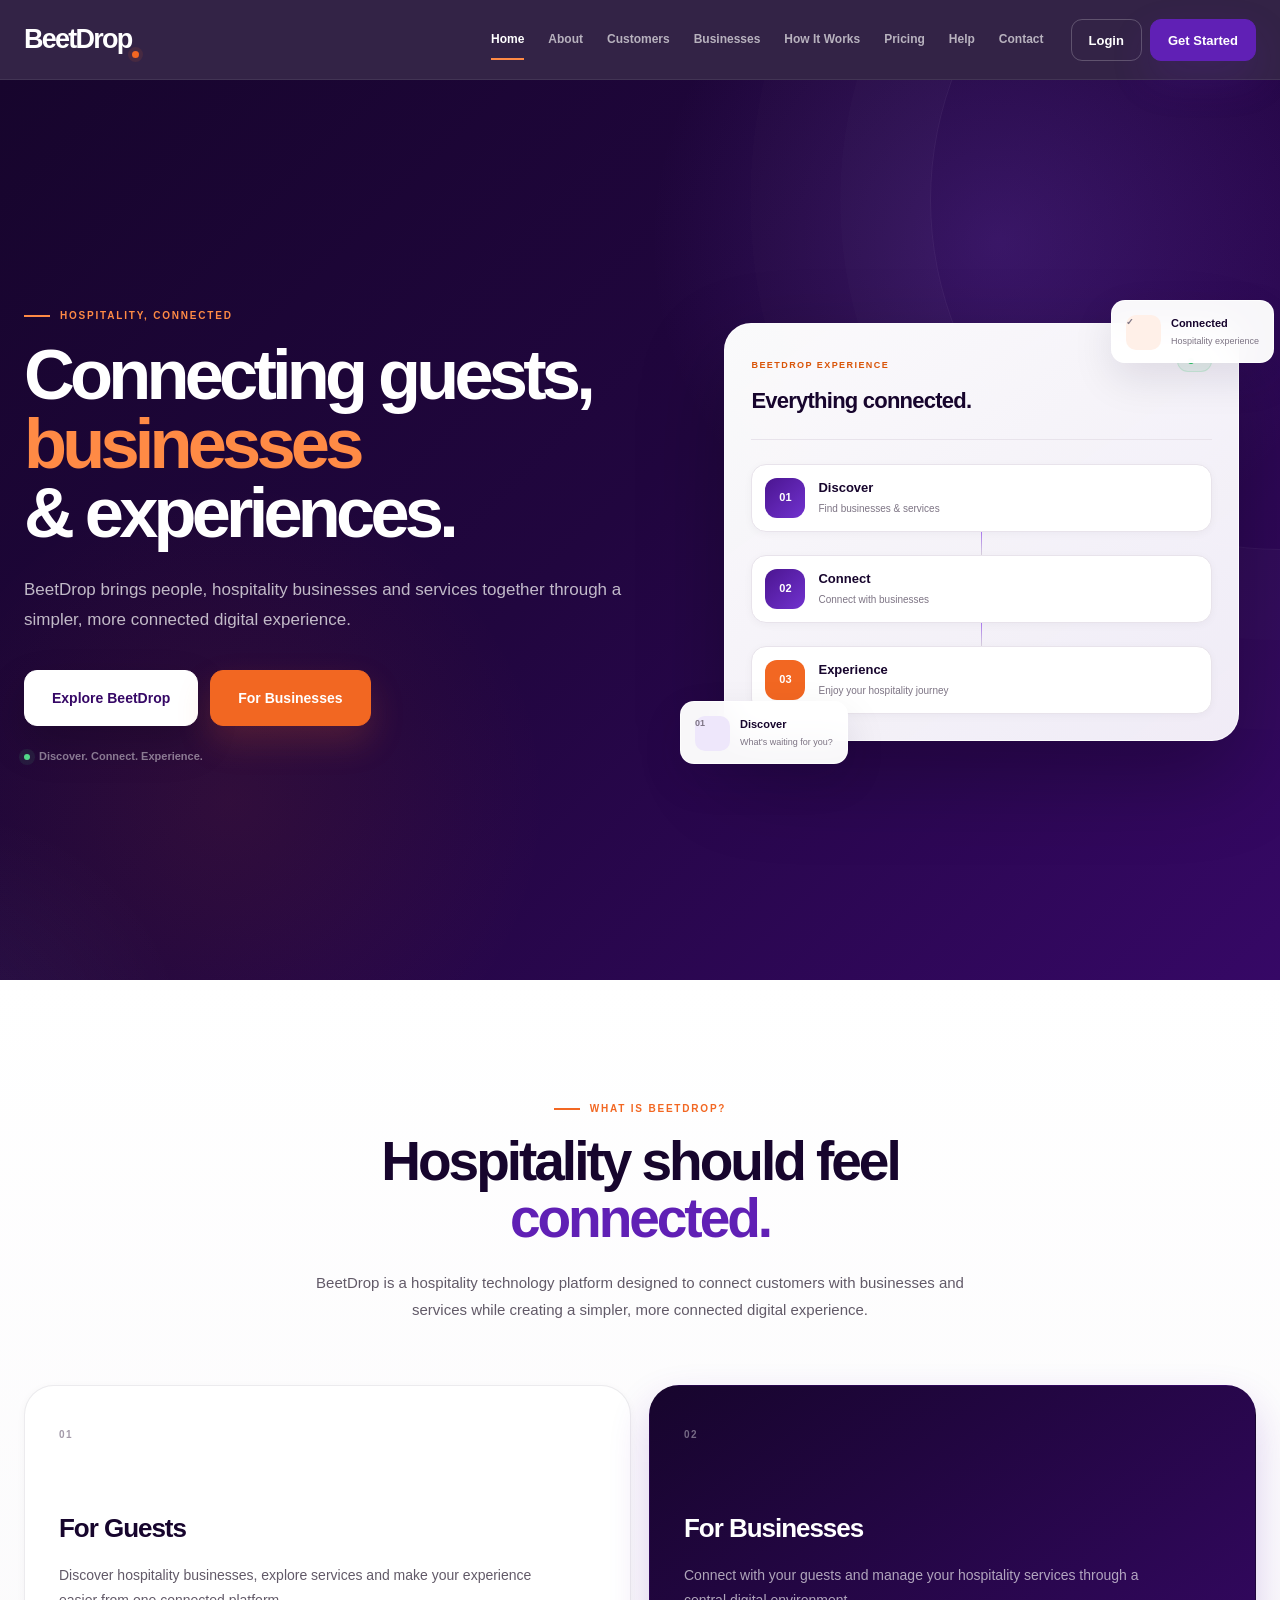
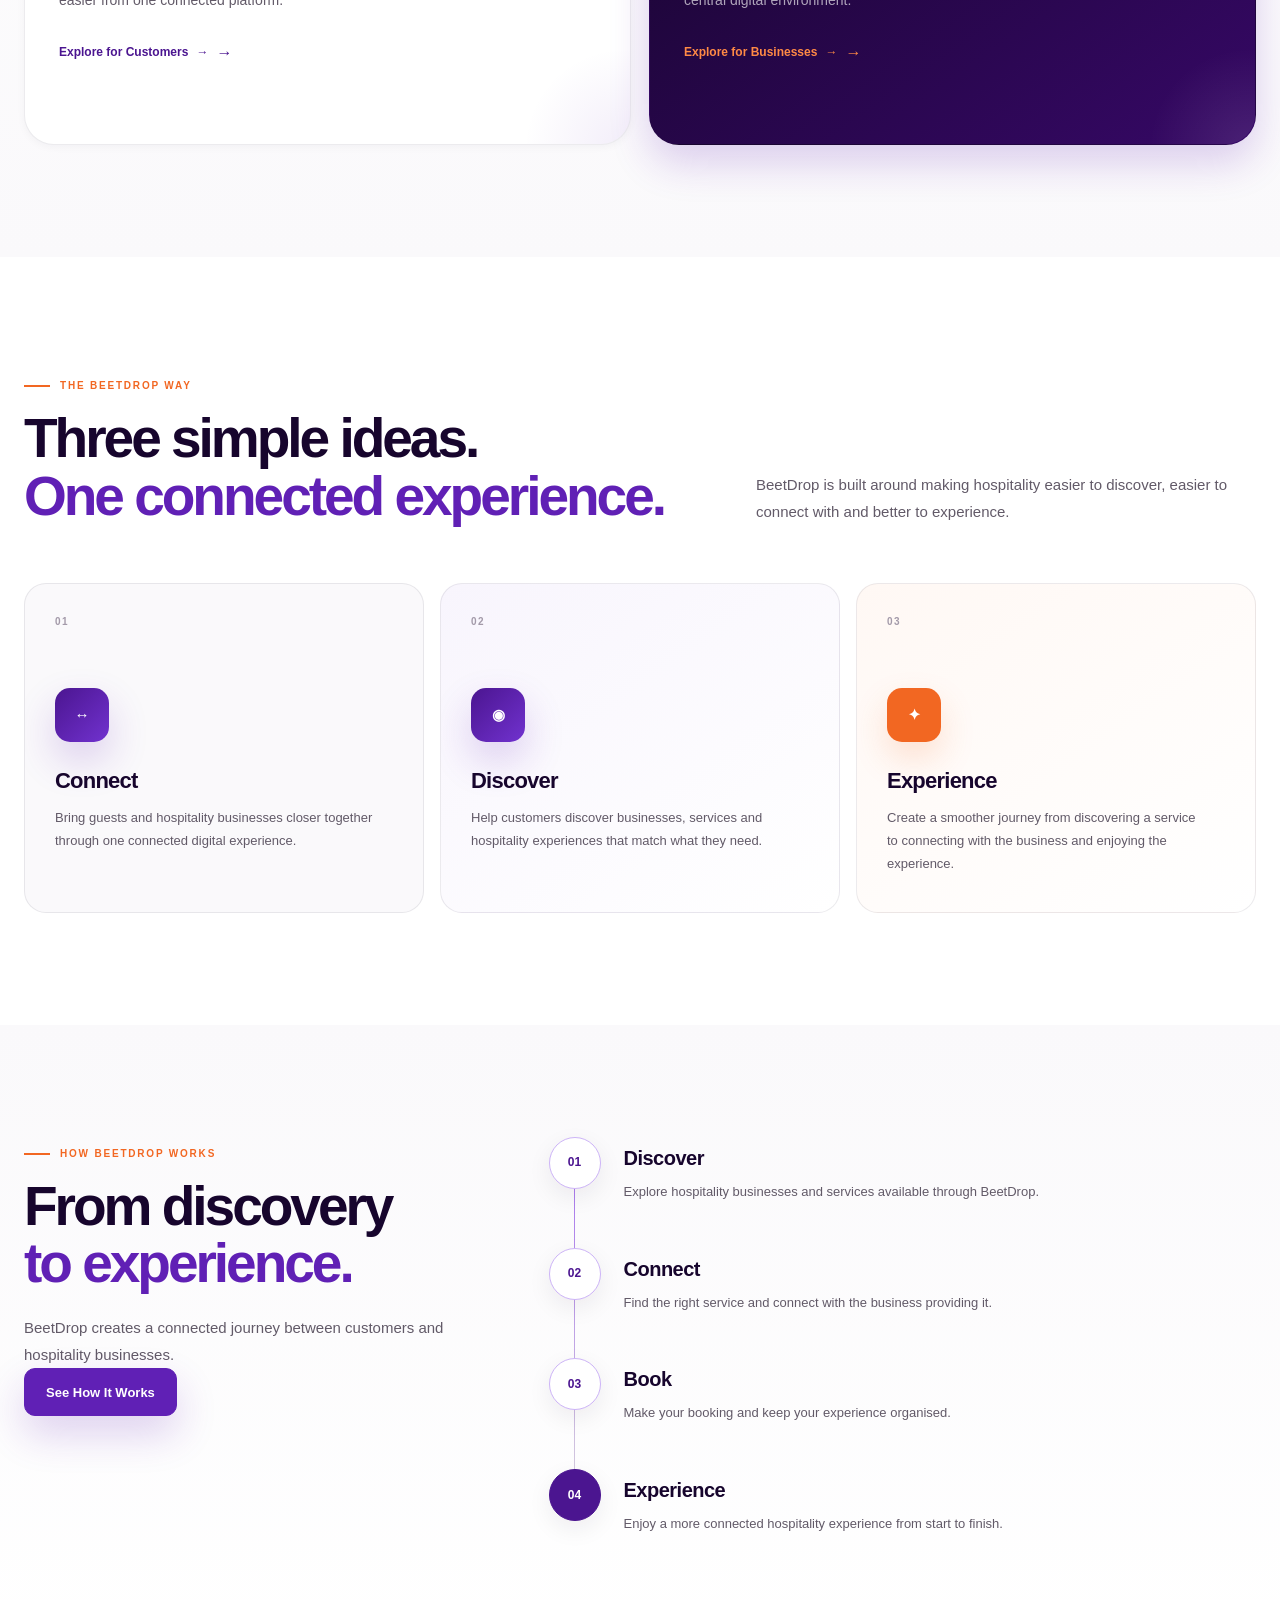
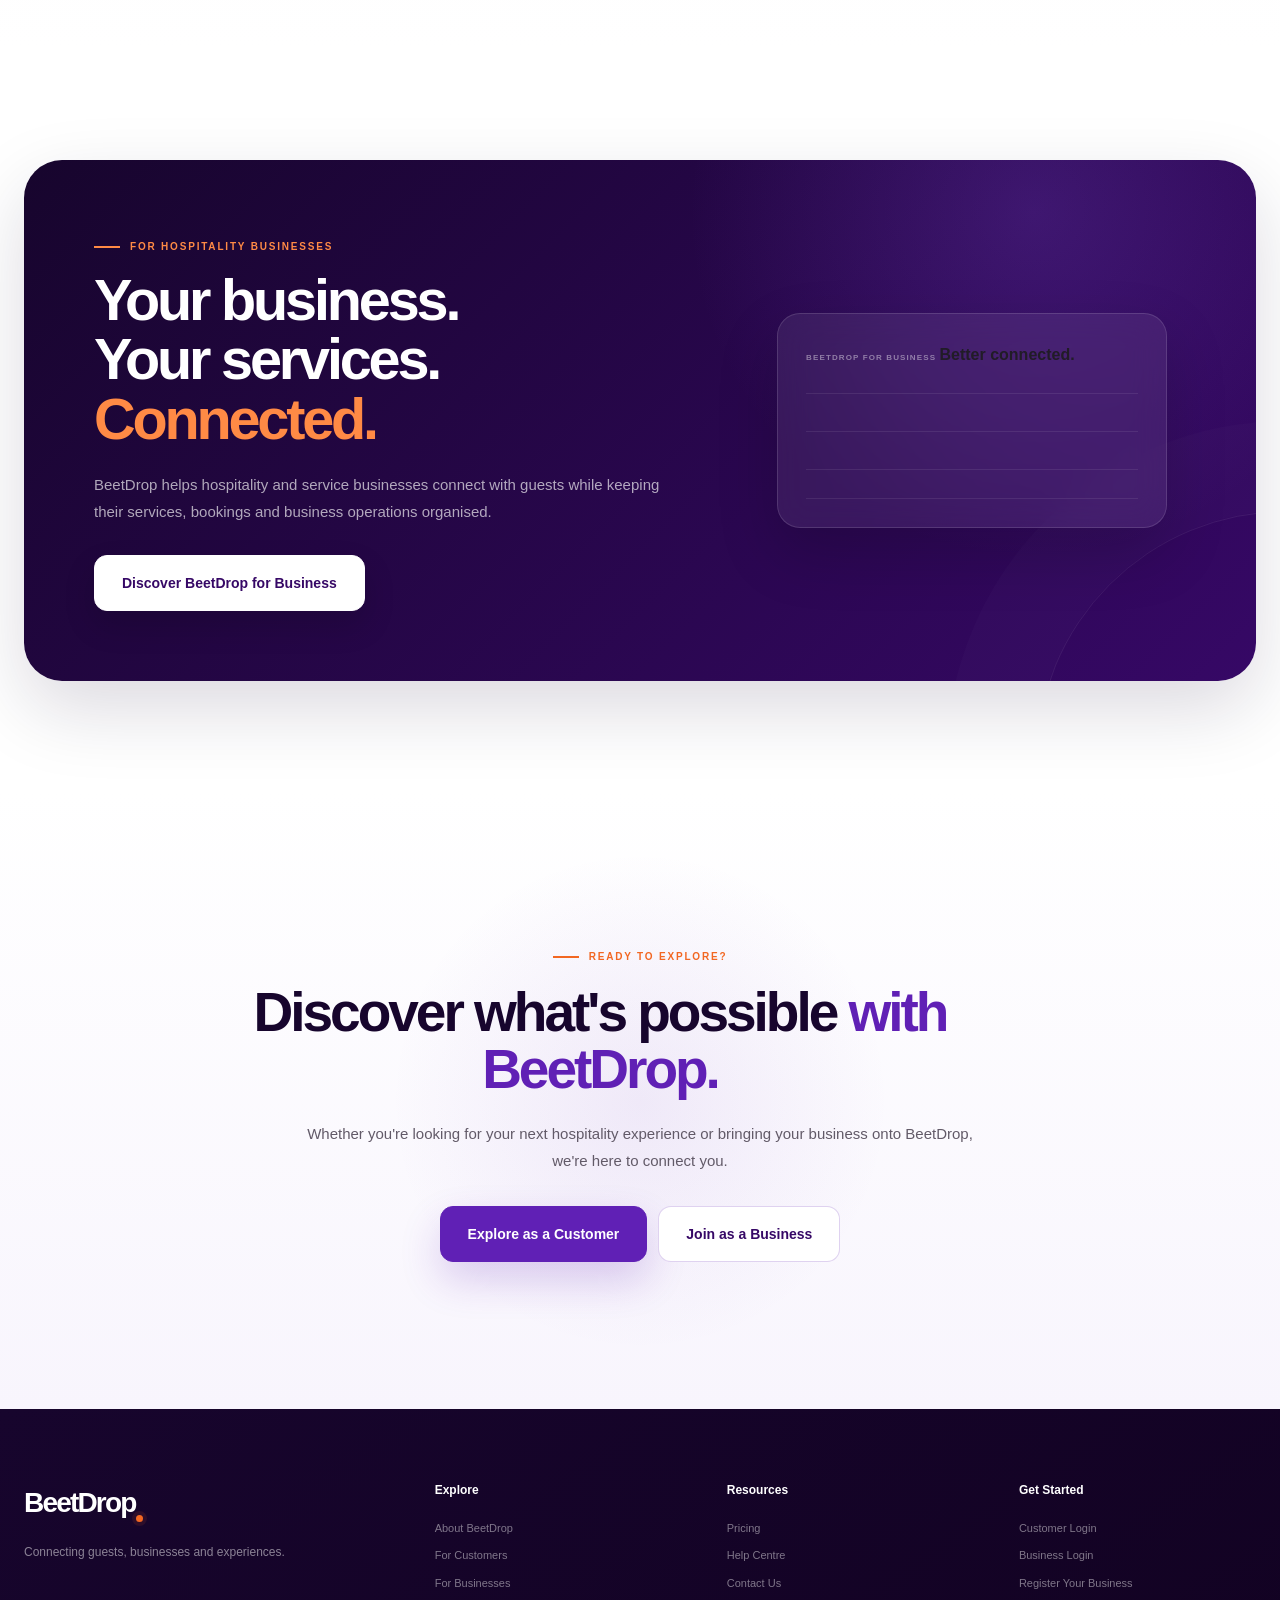
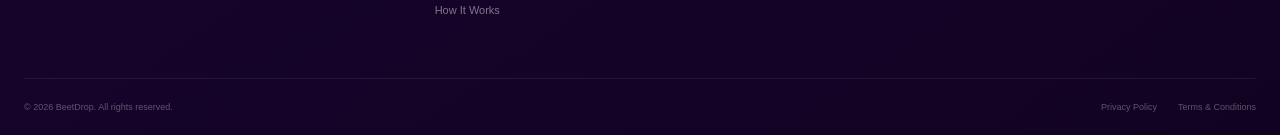
<file: index.html>
<!DOCTYPE html>
<html lang="en">
<head>
    <meta charset="UTF-8">
    <meta name="viewport" content="width=device-width, initial-scale=1.0">
    <meta name="description"
        content="BeetDrop connects guests, businesses and experiences through a simpler, more connected hospitality experience.">
    <meta name="keywords" content="BeetDrop, hospitality, hospitality technology, bookings, restaurants, hotels, spas">
    <meta name="author" content="BeetDrop">
    <title>BeetDrop | Connecting Guests, Businesses & Experiences</title>
    <link rel="stylesheet" href="css/style.css">
    <link rel="stylesheet" href="css/responsive.css">
</head>

<body>
    <!-- ======== HEADER / NAVIGATION  ======== -->
    <header class="site-header">
        <div class="container nav-container">
            <a href="index.html" class="brand">
                <span class="brand-name">BeetDrop</span>
            </a>
            <button class="mobile-menu-toggle" id="mobileMenuToggle" aria-label="Toggle navigation menu"
                aria-expanded="false">
                <span></span>
                <span></span>
                <span></span>
            </button>
            <nav class="main-navigation" id="mainNavigation">

                <a href="index.html" class="nav-link active">
                    Home
                </a>

                <a href="about.html" class="nav-link">
                    About
                </a>

                <a href="customers.html" class="nav-link">
                    Customers
                </a>

                <a href="businesses.html" class="nav-link">
                    Businesses
                </a>

                <a href="how-it-works.html" class="nav-link">
                    How It Works
                </a>

                <a href="pricing.html" class="nav-link">
                    Pricing
                </a>

                <a href="help.html" class="nav-link">
                    Help
                </a>

                <a href="contact.html" class="nav-link">
                    Contact
                </a>

                <div class="nav-actions">

                    <a href="login.html" class="btn btn-outline">
                        Login
                    </a>

                    <a href="get-started.html" class="btn btn-primary">
                        Get Started
                    </a>

                </div>

            </nav>

        </div>

    </header>


    <main>

        <!-- ================================
             HERO SECTION
        ================================= -->

        <section class="hero-section">

            <div class="container hero-container">

                <div class="hero-content">

                    <span class="eyebrow">
                        HOSPITALITY, CONNECTED
                    </span>

                    <h1>
                        Connecting guests,
                        <span>businesses</span> &
                        experiences.
                    </h1>

                    <p class="hero-description">
                        BeetDrop brings people, hospitality businesses and
                        services together through a simpler, more connected
                        digital experience.
                    </p>

                    <div class="hero-actions">

                        <a href="customers.html" class="btn btn-primary btn-large">
                            Explore BeetDrop
                        </a>

                        <a href="businesses.html" class="btn btn-secondary btn-large">
                            For Businesses
                        </a>

                    </div>

                    <div class="hero-note">
                        Discover. Connect. Experience.
                    </div>

                </div>


                <div class="hero-visual">

                    <div class="hero-card hero-card-main">

                        <div class="hero-card-header">

                            <div>
                                <span class="card-label">
                                    BEETDROP EXPERIENCE
                                </span>

                                <h3>
                                    Everything connected.
                                </h3>
                            </div>

                            <div class="status-indicator">
                                <span></span>
                            </div>

                        </div>


                        <div class="experience-flow">

                            <div class="flow-item">

                                <div class="flow-icon">
                                    01
                                </div>

                                <div>
                                    <strong>Discover</strong>
                                    <p>Find businesses & services</p>
                                </div>

                            </div>


                            <div class="flow-line"></div>


                            <div class="flow-item">

                                <div class="flow-icon">
                                    02
                                </div>

                                <div>
                                    <strong>Connect</strong>
                                    <p>Connect with businesses</p>
                                </div>

                            </div>


                            <div class="flow-line"></div>


                            <div class="flow-item">

                                <div class="flow-icon">
                                    03
                                </div>

                                <div>
                                    <strong>Experience</strong>
                                    <p>Enjoy your hospitality journey</p>
                                </div>

                            </div>

                        </div>

                    </div>


                    <div class="floating-card floating-card-top">

                        <span class="floating-icon">
                            ✓
                        </span>

                        <div>
                            <strong>Connected</strong>
                            <span>Hospitality experience</span>
                        </div>

                    </div>


                    <div class="floating-card floating-card-bottom">

                        <span class="floating-number">
                            01
                        </span>

                        <div>
                            <strong>Discover</strong>
                            <span>What's waiting for you?</span>
                        </div>

                    </div>

                </div>

            </div>

        </section>


        <!-- ================================
             INTRODUCTION
        ================================= -->

        <section class="intro-section section">

            <div class="container">

                <div class="section-heading centered">

                    <span class="eyebrow">
                        WHAT IS BEETDROP?
                    </span>

                    <h2>
                        Hospitality should feel
                        <span>connected.</span>
                    </h2>

                    <p>
                        BeetDrop is a hospitality technology platform designed
                        to connect customers with businesses and services while
                        creating a simpler, more connected digital experience.
                    </p>

                </div>


                <div class="intro-grid">

                    <article class="intro-card">

                        <span class="card-number">
                            01
                        </span>

                        <h3>
                            For Guests
                        </h3>

                        <p>
                            Discover hospitality businesses, explore services
                            and make your experience easier from one connected
                            platform.
                        </p>

                        <a href="customers.html" class="text-link">
                            Explore for Customers
                            <span>→</span>
                        </a>

                    </article>


                    <article class="intro-card featured">

                        <span class="card-number">
                            02
                        </span>

                        <h3>
                            For Businesses
                        </h3>

                        <p>
                            Connect with your guests and manage your hospitality
                            services through a central digital environment.
                        </p>

                        <a href="businesses.html" class="text-link">
                            Explore for Businesses
                            <span>→</span>
                        </a>

                    </article>

                </div>

            </div>

        </section>


        <!-- ================================
             THREE PILLARS
        ================================= -->

        <section class="pillars-section section">

            <div class="container">

                <div class="section-heading">

                    <div>

                        <span class="eyebrow">
                            THE BEETDROP WAY
                        </span>

                        <h2>
                            Three simple ideas.
                            <br>
                            <span>One connected experience.</span>
                        </h2>

                    </div>

                    <p>
                        BeetDrop is built around making hospitality easier
                        to discover, easier to connect with and better to
                        experience.
                    </p>

                </div>


                <div class="pillars-grid">

                    <!-- CONNECT -->

                    <article class="pillar-card">

                        <div class="pillar-number">
                            01
                        </div>

                        <div class="pillar-icon">
                            ↔
                        </div>

                        <h3>
                            Connect
                        </h3>

                        <p>
                            Bring guests and hospitality businesses closer
                            together through one connected digital experience.
                        </p>

                    </article>


                    <!-- DISCOVER -->

                    <article class="pillar-card">

                        <div class="pillar-number">
                            02
                        </div>

                        <div class="pillar-icon">
                            ◉
                        </div>

                        <h3>
                            Discover
                        </h3>

                        <p>
                            Help customers discover businesses, services and
                            hospitality experiences that match what they need.
                        </p>

                    </article>


                    <!-- EXPERIENCE -->

                    <article class="pillar-card">

                        <div class="pillar-number">
                            03
                        </div>

                        <div class="pillar-icon">
                            ✦
                        </div>

                        <h3>
                            Experience
                        </h3>

                        <p>
                            Create a smoother journey from discovering a service
                            to connecting with the business and enjoying the
                            experience.
                        </p>

                    </article>

                </div>

            </div>

        </section>


        <!-- ================================
             HOW IT WORKS PREVIEW
        ================================= -->

        <section class="how-section section">

            <div class="container">

                <div class="how-layout">

                    <div class="how-content">

                        <span class="eyebrow">
                            HOW BEETDROP WORKS
                        </span>

                        <h2>
                            From discovery
                            <span>to experience.</span>
                        </h2>

                        <p>
                            BeetDrop creates a connected journey between
                            customers and hospitality businesses.
                        </p>

                        <a href="how-it-works.html" class="btn btn-primary">
                            See How It Works
                        </a>

                    </div>


                    <div class="steps-list">

                        <div class="step-item">

                            <div class="step-number">
                                01
                            </div>

                            <div class="step-content">

                                <h3>
                                    Discover
                                </h3>

                                <p>
                                    Explore hospitality businesses and
                                    services available through BeetDrop.
                                </p>

                            </div>

                        </div>


                        <div class="step-item">

                            <div class="step-number">
                                02
                            </div>

                            <div class="step-content">

                                <h3>
                                    Connect
                                </h3>

                                <p>
                                    Find the right service and connect
                                    with the business providing it.
                                </p>

                            </div>

                        </div>


                        <div class="step-item">

                            <div class="step-number">
                                03
                            </div>

                            <div class="step-content">

                                <h3>
                                    Book
                                </h3>

                                <p>
                                    Make your booking and keep your
                                    experience organised.
                                </p>

                            </div>

                        </div>


                        <div class="step-item">

                            <div class="step-number">
                                04
                            </div>

                            <div class="step-content">

                                <h3>
                                    Experience
                                </h3>

                                <p>
                                    Enjoy a more connected hospitality
                                    experience from start to finish.
                                </p>

                            </div>

                        </div>

                    </div>

                </div>

            </div>

        </section>


        <!-- ================================
             BUSINESS CTA
        ================================= -->

        <section class="business-cta-section section">

            <div class="container">

                <div class="business-cta">

                    <div class="business-cta-content">

                        <span class="eyebrow">
                            FOR HOSPITALITY BUSINESSES
                        </span>

                        <h2>
                            Your business.
                            <br>
                            Your services.
                            <br>
                            <span>Connected.</span>
                        </h2>

                        <p>
                            BeetDrop helps hospitality and service businesses
                            connect with guests while keeping their services,
                            bookings and business operations organised.
                        </p>

                        <a href="businesses.html" class="btn btn-light btn-large">
                            Discover BeetDrop for Business
                        </a>

                    </div>


                    <div class="business-cta-visual">

                        <div class="business-stat-card">

                            <span>
                                BEETDROP FOR BUSINESS
                            </span>

                            <strong>
                                Better connected.
                            </strong>

                            <div class="stat-lines">

                                <div></div>
                                <div></div>
                                <div></div>

                            </div>

                        </div>

                    </div>

                </div>

            </div>

        </section>


        <!-- ================================
             FINAL CTA
        ================================= -->

        <section class="final-cta-section section">

            <div class="container">

                <div class="final-cta">

                    <span class="eyebrow">
                        READY TO EXPLORE?
                    </span>

                    <h2>
                        Discover what's possible
                        <span>with BeetDrop.</span>
                    </h2>

                    <p>
                        Whether you're looking for your next hospitality
                        experience or bringing your business onto BeetDrop,
                        we're here to connect you.
                    </p>

                    <div class="final-cta-actions">

                        <a href="customers.html" class="btn btn-primary btn-large">
                            Explore as a Customer
                        </a>

                        <a href="businesses.html" class="btn btn-outline btn-large">
                            Join as a Business
                        </a>

                    </div>

                </div>

            </div>

        </section>

    </main>


    <!-- ================================
         FOOTER
    ================================= -->

    <footer class="site-footer">

        <div class="container">

            <div class="footer-main">

                <div class="footer-brand">

                    <a href="index.html" class="brand">
                        <span class="brand-name">BeetDrop</span>
                    </a>

                    <p>
                        Connecting guests, businesses and experiences.
                    </p>

                </div>


                <div class="footer-column">

                    <h4>
                        Explore
                    </h4>

                    <a href="about.html">About BeetDrop</a>
                    <a href="customers.html">For Customers</a>
                    <a href="businesses.html">For Businesses</a>
                    <a href="how-it-works.html">How It Works</a>

                </div>


                <div class="footer-column">

                    <h4>
                        Resources
                    </h4>

                    <a href="pricing.html">Pricing</a>
                    <a href="help.html">Help Centre</a>
                    <a href="contact.html">Contact Us</a>

                </div>


                <div class="footer-column">

                    <h4>
                        Get Started
                    </h4>

                    <a href="#">Customer Login</a>
                    <a href="#">Business Login</a>
                    <a href="businesses.html">Register Your Business</a>

                </div>

            </div>


            <div class="footer-bottom">

                <p>
                    © 2026 BeetDrop. All rights reserved.
                </p>

                <div class="footer-legal">

                    <a href="#">
                        Privacy Policy
                    </a>

                    <a href="#">
                        Terms & Conditions
                    </a>

                </div>

            </div>

        </div>

    </footer>


    <script src="js/main.js"></script>

</body>

</html>
</file>
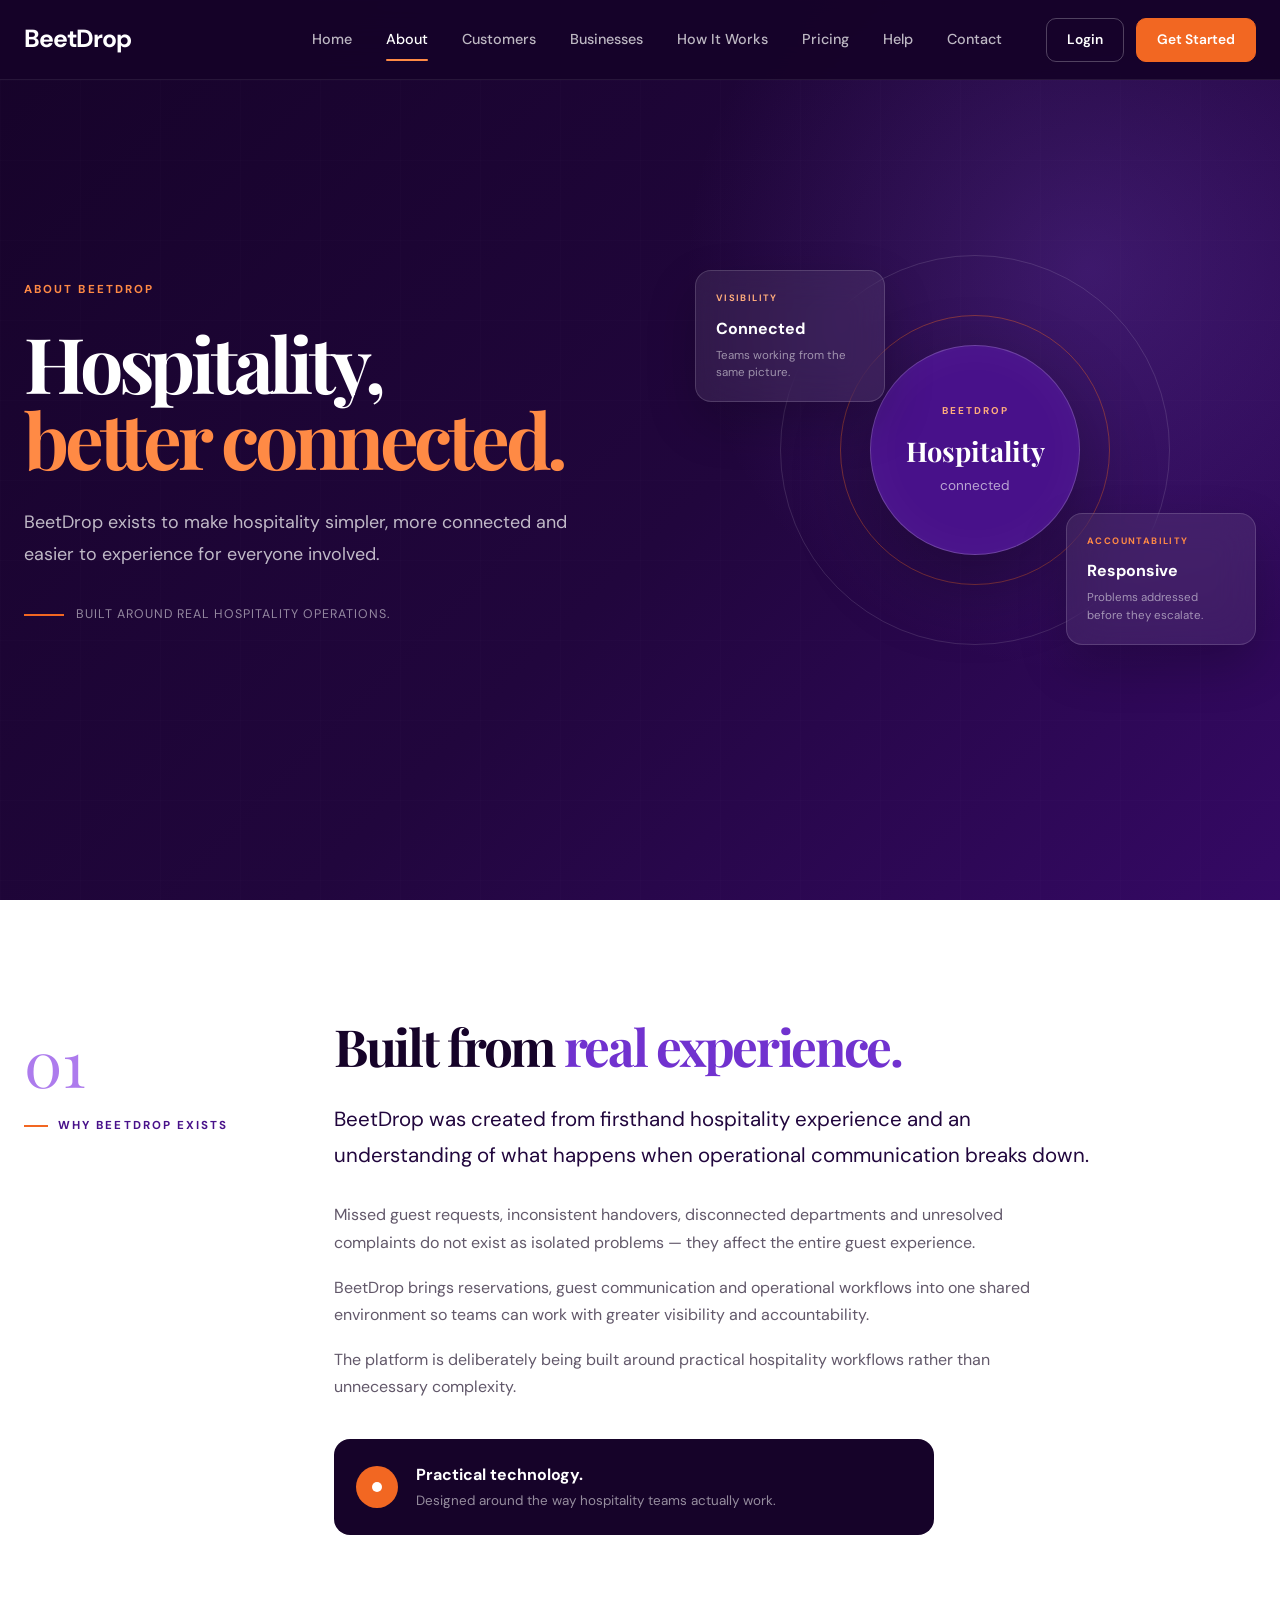
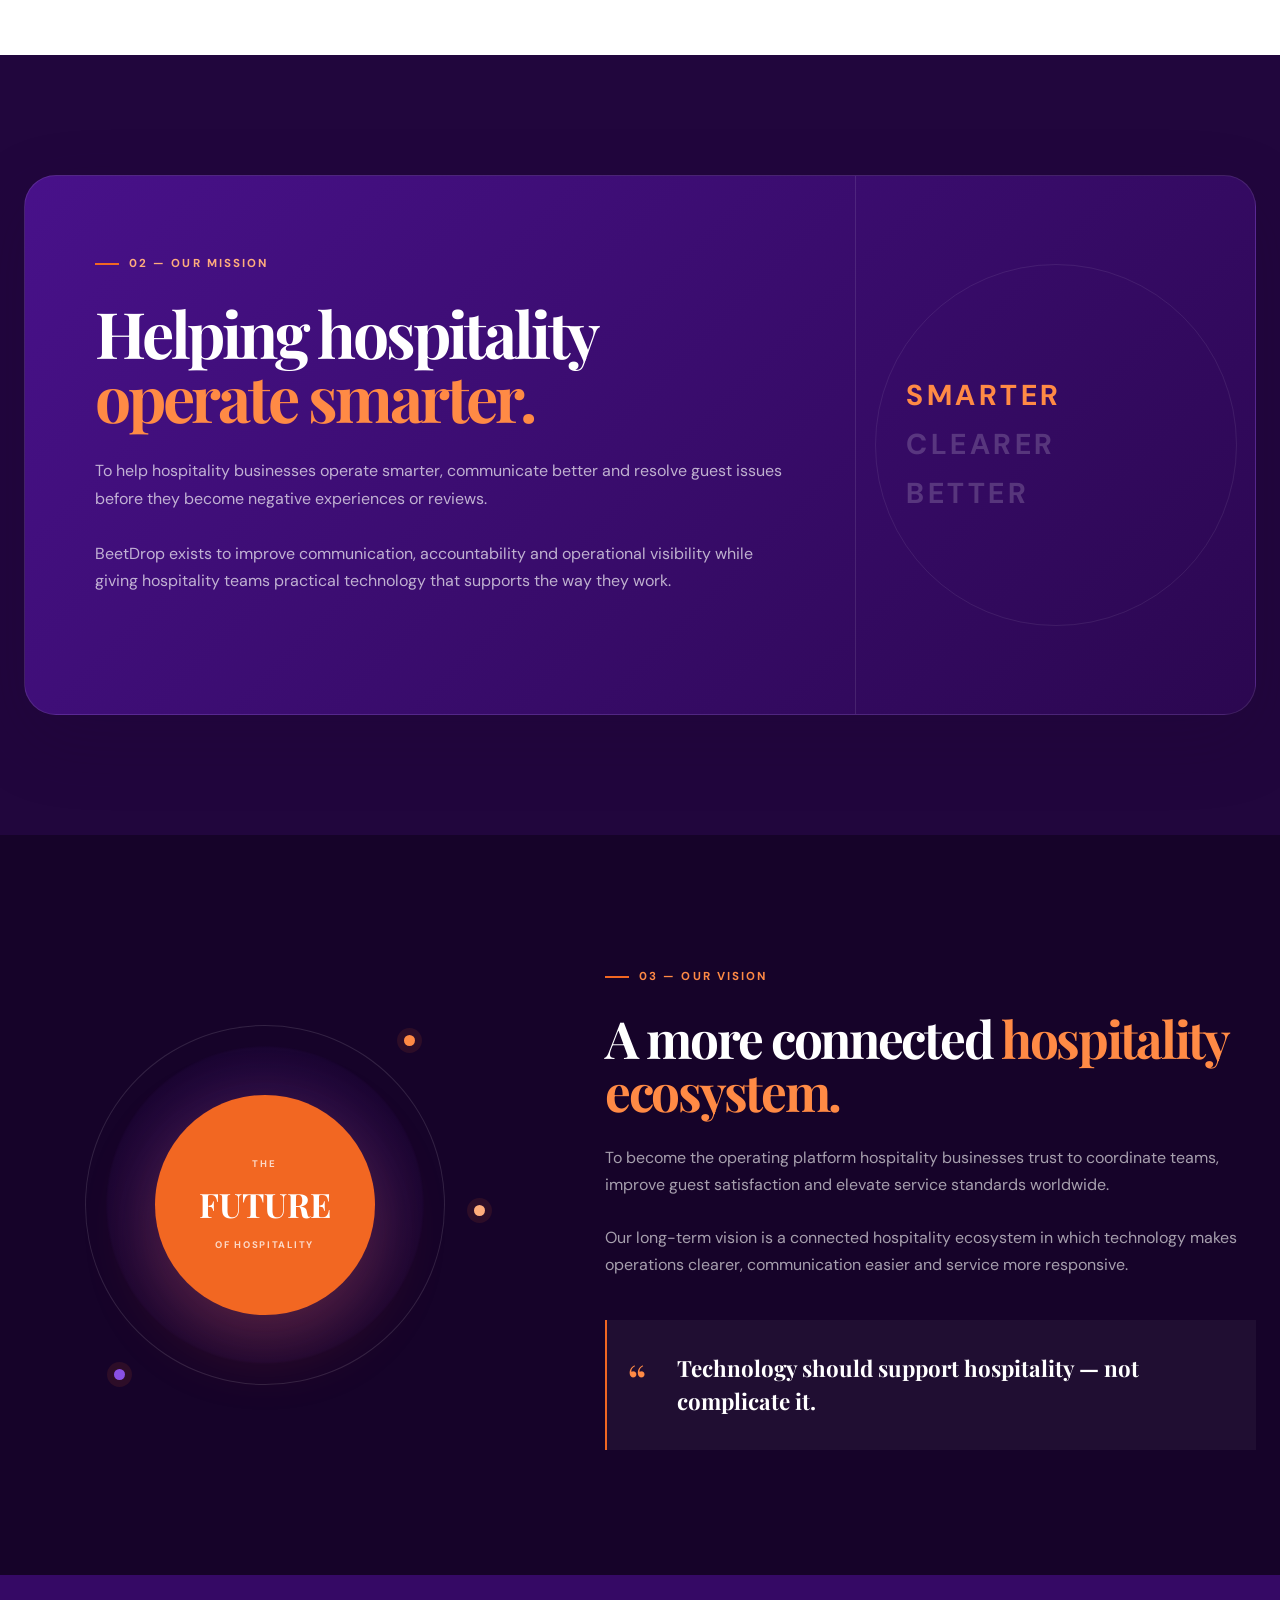
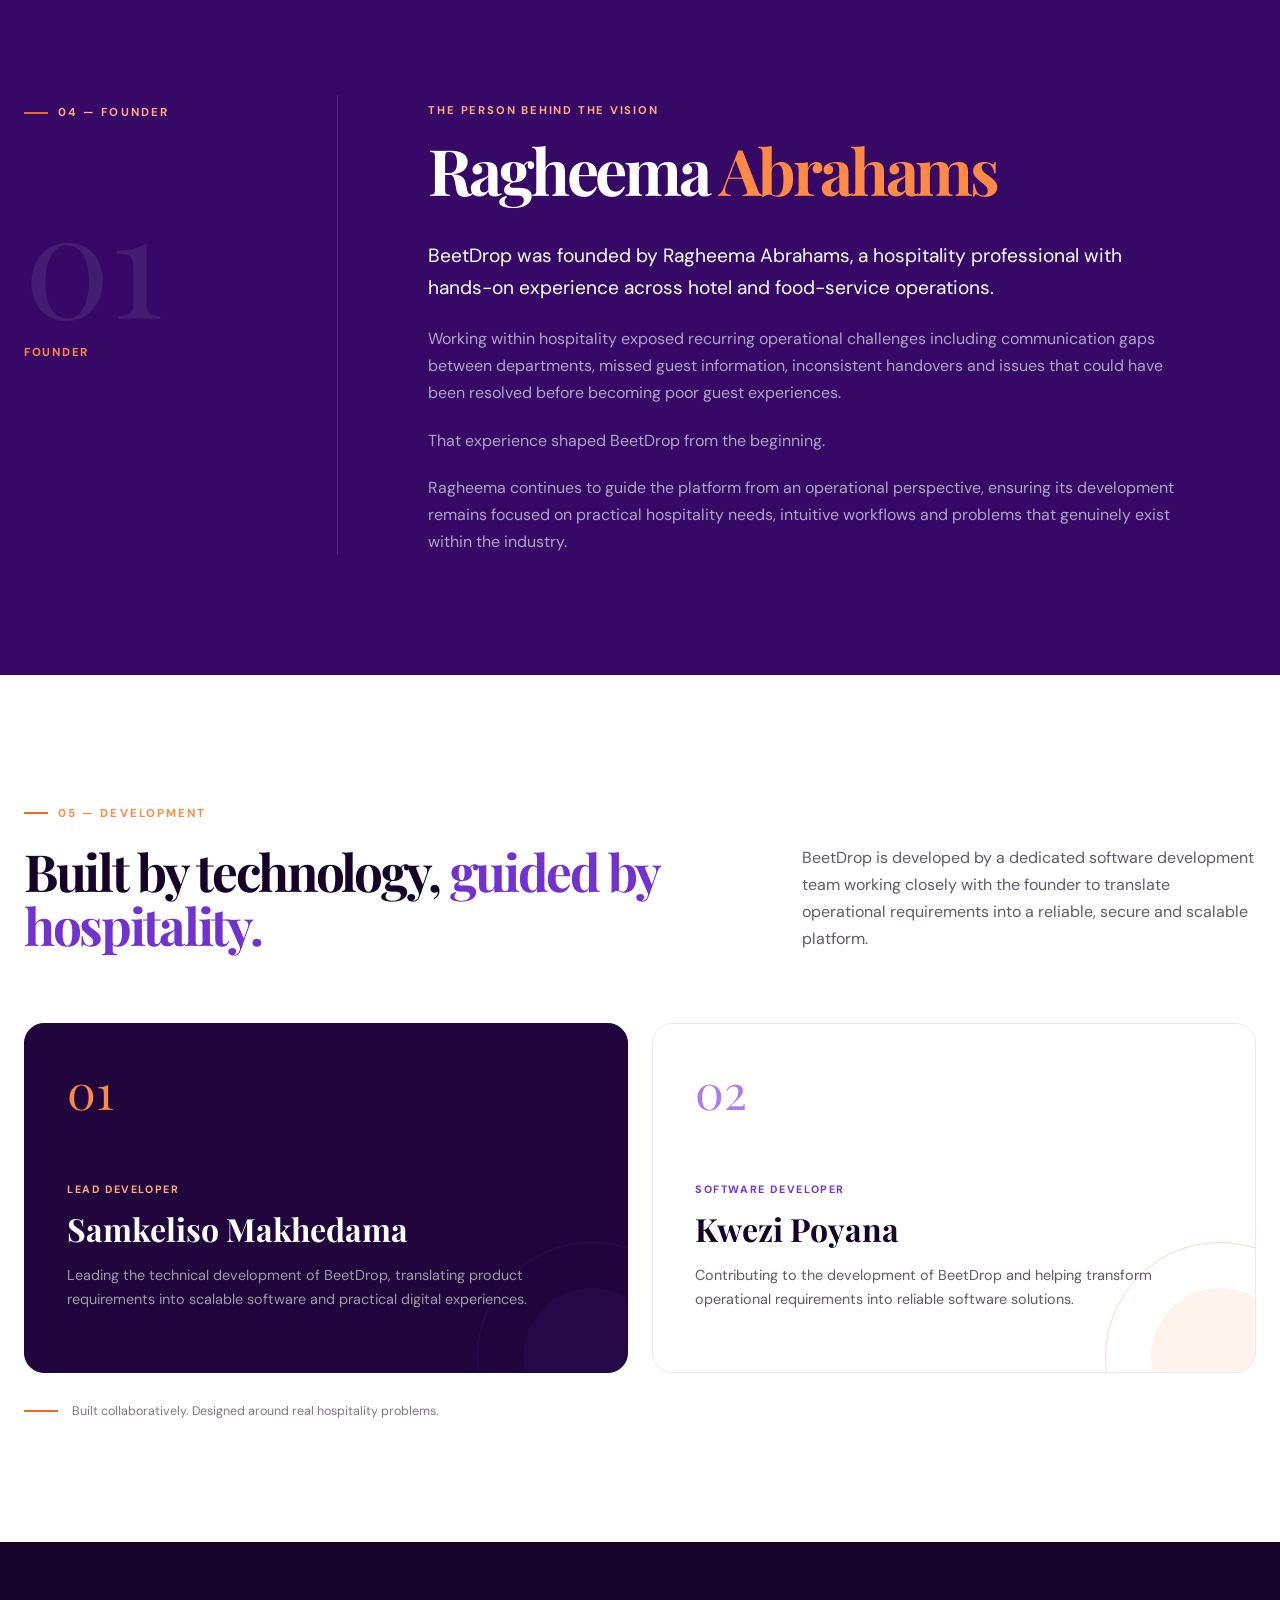
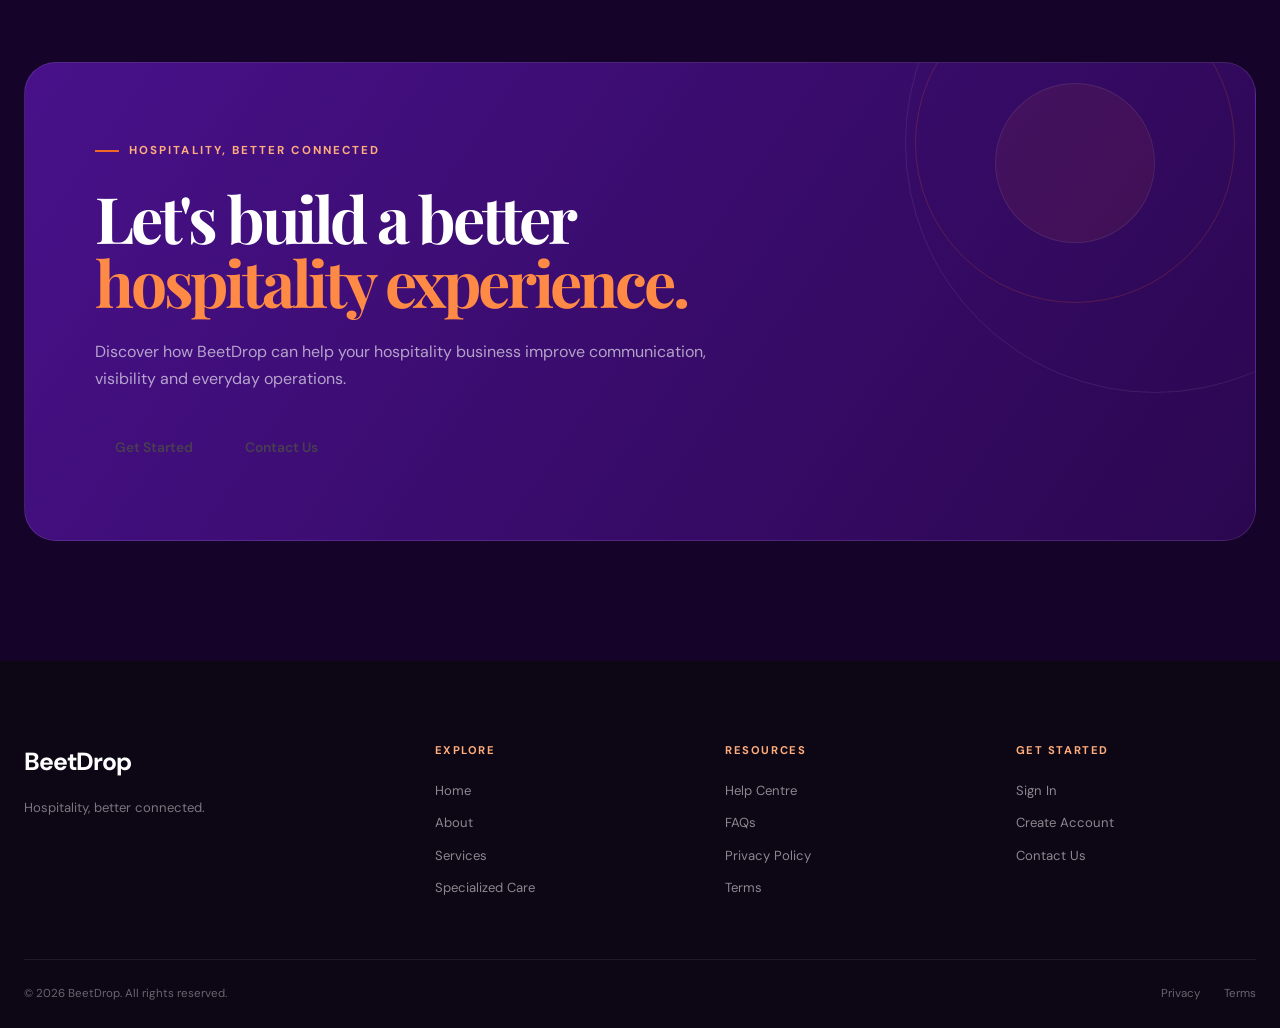
<file: about.html>
<!DOCTYPE html>
<html lang="en">

<head>
    <meta charset="UTF-8">
    <meta name="viewport" content="width=device-width, initial-scale=1.0">

    <title>About BeetDrop | Hospitality, Better Connected</title>
    <meta name="description" content="Learn why BeetDrop exists, our mission and vision, and the people building a smarter hospitality operations platform.">

    <link rel="preconnect" href="https://fonts.googleapis.com">
    <link rel="preconnect" href="https://fonts.gstatic.com" crossorigin>

    <link
        href="https://fonts.googleapis.com/css2?family=DM+Sans:wght@400;500;600;700&family=Playfair+Display:wght@500;600;700&display=swap"
        rel="stylesheet">

    <link rel="stylesheet" href="css/about.css">
</head>

<body>

    <!-- =========================
     HEADER
    ========================= -->
    <header class="site-header">
        <div class="container nav-container">

            <a href="index.html" class="brand">
                <span class="brand-name">BeetDrop</span>
            </a>

            <button class="mobile-menu-toggle" id="mobileMenuToggle" aria-label="Toggle navigation"
                aria-expanded="false">
                <span></span>
                <span></span>
                <span></span>
            </button>

            <nav class="main-navigation" id="mainNavigation">

                <a href="index.html" class="nav-link">
                    Home
                </a>

                <a href="about.html" class="nav-link active">
                    About
                </a>

                <a href="customers.html" class="nav-link">
                    Customers
                </a>

                <a href="businesses.html" class="nav-link">
                    Businesses
                </a>

                <a href="how-it-works.html" class="nav-link">
                    How It Works
                </a>

                <a href="pricing.html" class="nav-link">
                    Pricing
                </a>

                <a href="help.html" class="nav-link">
                    Help
                </a>

                <a href="contact.html" class="nav-link">
                    Contact
                </a>

                <div class="nav-actions">

                    <a href="login.html" class="btn btn-outline">
                        Login
                    </a>

                    <a href="get-started.html" class="btn btn-primary">
                        Get Started
                    </a>

                </div>

            </nav>

        </div>
    </header>


    <main>

        <!-- =========================
     ABOUT HERO
========================= -->
        <section class="about-hero">

            <div class="about-hero-container container">

                <div class="about-hero-content">

                    <span class="eyebrow">
                        ABOUT BEETDROP
                    </span>

                    <h1>
                        Hospitality,
                        <span>better connected.</span>
                    </h1>

                    <p>
                        BeetDrop exists to make hospitality simpler, more connected
                        and easier to experience for everyone involved.
                    </p>

                    <div class="hero-accent">
                        <span></span>
                        Built around real hospitality operations.
                    </div>

                </div>


                <div class="about-hero-visual">

                    <div class="hero-orbit orbit-one"></div>
                    <div class="hero-orbit orbit-two"></div>

                    <div class="hero-center">

                        <span class="hero-center-label">
                            BEETDROP
                        </span>

                        <strong>
                            Hospitality
                        </strong>

                        <span>
                            connected
                        </span>

                    </div>


                    <div class="hero-floating-card hero-floating-card-one">

                        <span class="floating-card-label">
                            VISIBILITY
                        </span>

                        <strong>
                            Connected
                        </strong>

                        <small>
                            Teams working from the same picture.
                        </small>

                    </div>


                    <div class="hero-floating-card hero-floating-card-two">

                        <span class="floating-card-label orange">
                            ACCOUNTABILITY
                        </span>

                        <strong>
                            Responsive
                        </strong>

                        <small>
                            Problems addressed before they escalate.
                        </small>

                    </div>

                </div>

            </div>

        </section>


        <!-- =========================
     WHY BEETDROP EXISTS
========================= -->
        <section class="story-section section">

            <div class="container">

                <div class="story-layout">

                    <div class="section-label-block">

                        <span class="section-index">
                            01
                        </span>

                        <span class="section-label">
                            WHY BEETDROP EXISTS
                        </span>

                    </div>


                    <div class="story-content">

                        <h2>
                            Built from
                            <span>real experience.</span>
                        </h2>

                        <p class="story-lead">
                            BeetDrop was created from firsthand hospitality
                            experience and an understanding of what happens when
                            operational communication breaks down.
                        </p>

                        <div class="story-copy">

                            <p>
                                Missed guest requests, inconsistent handovers,
                                disconnected departments and unresolved complaints
                                do not exist as isolated problems — they affect the
                                entire guest experience.
                            </p>

                            <p>
                                BeetDrop brings reservations, guest communication
                                and operational workflows into one shared environment
                                so teams can work with greater visibility and
                                accountability.
                            </p>

                            <p>
                                The platform is deliberately being built around
                                practical hospitality workflows rather than
                                unnecessary complexity.
                            </p>

                        </div>


                        <div class="story-highlight">

                            <div class="highlight-icon">
                                <span></span>
                            </div>

                            <div>
                                <strong>
                                    Practical technology.
                                </strong>

                                <p>
                                    Designed around the way hospitality teams
                                    actually work.
                                </p>
                            </div>

                        </div>

                    </div>

                </div>

            </div>

        </section>


        <!-- =========================
     MISSION
========================= -->
        <section class="mission-section section">

            <div class="container">

                <div class="mission-card">

                    <div class="mission-content">

                        <span class="section-label light">
                            02 — OUR MISSION
                        </span>

                        <h2>
                            Helping hospitality
                            <span>operate smarter.</span>
                        </h2>

                        <p>
                            To help hospitality businesses operate smarter,
                            communicate better and resolve guest issues before
                            they become negative experiences or reviews.
                        </p>

                        <p>
                            BeetDrop exists to improve communication,
                            accountability and operational visibility while giving
                            hospitality teams practical technology that supports
                            the way they work.
                        </p>

                    </div>


                    <div class="mission-side">

                        <span class="mission-word">
                            SMARTER
                        </span>

                        <span class="mission-word">
                            CLEARER
                        </span>

                        <span class="mission-word">
                            BETTER
                        </span>

                    </div>

                </div>

            </div>

        </section>


        <!-- =========================
     VISION
========================= -->
        <section class="vision-section section">

            <div class="container">

                <div class="vision-layout">

                    <div class="vision-visual">

                        <div class="vision-circle">

                            <div class="vision-circle-inner">
                                <span>THE</span>
                                <strong>FUTURE</strong>
                                <span>OF HOSPITALITY</span>
                            </div>

                        </div>

                        <span class="vision-dot vision-dot-one"></span>
                        <span class="vision-dot vision-dot-two"></span>
                        <span class="vision-dot vision-dot-three"></span>

                    </div>
 
                    <div class="vision-content">

                        <span class="section-label">
                            03 — OUR VISION
                        </span>

                        <h2>
                            A more connected
                            <span>hospitality ecosystem.</span>
                        </h2>

                        <p>
                            To become the operating platform hospitality businesses
                            trust to coordinate teams, improve guest satisfaction
                            and elevate service standards worldwide.
                        </p>

                        <p>
                            Our long-term vision is a connected hospitality
                            ecosystem in which technology makes operations clearer,
                            communication easier and service more responsive.
                        </p>


                        <div class="vision-statement">

                            <span class="statement-mark">“</span>

                            <strong>
                                Technology should support hospitality —
                                not complicate it.
                            </strong>

                        </div>

                    </div>

                </div>

            </div>

        </section>


        <!-- =========================
     FOUNDER
========================= -->
        <section class="founder-section section">

            <div class="container">

                <div class="founder-layout">

                    <div class="founder-intro">

                        <span class="section-label light">
                            04 — FOUNDER
                        </span>

                        <div class="founder-number">
                            01
                        </div>

                        <span class="founder-role">
                            Founder
                        </span>

                    </div>


                    <div class="founder-content">

                        <div class="founder-heading">

                            <span class="founder-kicker">
                                THE PERSON BEHIND THE VISION
                            </span>

                            <h2>
                                Ragheema
                                <span>Abrahams</span>
                            </h2>

                        </div>


                        <div class="founder-copy">

                            <p class="founder-lead">
                                BeetDrop was founded by Ragheema Abrahams,
                                a hospitality professional with hands-on
                                experience across hotel and food-service operations.
                            </p>

                            <p>
                                Working within hospitality exposed recurring
                                operational challenges including communication gaps
                                between departments, missed guest information,
                                inconsistent handovers and issues that could have
                                been resolved before becoming poor guest experiences.
                            </p>

                            <p>
                                That experience shaped BeetDrop from the beginning.
                            </p>

                            <p>
                                Ragheema continues to guide the platform from an
                                operational perspective, ensuring its development
                                remains focused on practical hospitality needs,
                                intuitive workflows and problems that genuinely
                                exist within the industry.
                            </p>

                        </div>

                    </div>

                </div>

            </div>

        </section>


        <!-- =========================
     DEVELOPMENT TEAM
========================= -->
        <section class="development-section section">

            <div class="container">

                <div class="development-heading">

                    <div>

                        <span class="section-label">
                            05 — DEVELOPMENT
                        </span>

                        <h2>
                            Built by technology,
                            <span>guided by hospitality.</span>
                        </h2>

                    </div>

                    <p>
                        BeetDrop is developed by a dedicated software development
                        team working closely with the founder to translate
                        operational requirements into a reliable, secure and
                        scalable platform.
                    </p>

                </div>


                <div class="development-team">

                    <!-- Developer 01 -->
                    <article class="developer-card developer-card-primary">

                        <div class="developer-number">
                            01
                        </div>

                        <div class="developer-info">

                            <span class="developer-role">
                                LEAD DEVELOPER
                            </span>

                            <h3>
                                Samkeliso Makhedama
                            </h3>

                            <p>
                                Leading the technical development of BeetDrop,
                                translating product requirements into scalable
                                software and practical digital experiences.
                            </p>

                        </div>

                        <div class="developer-accent">
                            <span></span>
                        </div>

                    </article>


                    <!-- Developer 02 -->
                    <article class="developer-card">

                        <div class="developer-number">
                            02
                        </div>

                        <div class="developer-info">

                            <span class="developer-role">
                                SOFTWARE DEVELOPER
                            </span>

                            <h3>
                                Kwezi Poyana
                            </h3>

                            <p>
                                Contributing to the development of BeetDrop and
                                helping transform operational requirements into
                                reliable software solutions.
                            </p>

                        </div>

                        <div class="developer-accent orange">
                            <span></span>
                        </div>

                    </article>

                </div>


                <div class="development-note">

                    <span></span>

                    <p>
                        Built collaboratively. Designed around real hospitality
                        problems.
                    </p>

                </div>

            </div>

        </section>


        <!-- =========================
     FINAL CTA
========================= -->
        <section class="about-final-cta section">

            <div class="container">

                <div class="final-cta-box">

                    <div class="final-cta-content">

                        <span class="section-label light">
                            HOSPITALITY, BETTER CONNECTED
                        </span>

                        <h2>
                            Let's build a better
                            <span>hospitality experience.</span>
                        </h2>

                        <p>
                            Discover how BeetDrop can help your hospitality
                            business improve communication, visibility and
                            everyday operations.
                        </p>

                        <div class="final-cta-actions">

                            <a href="#" class="btn btn-light btn-large">
                                Get Started
                            </a>

                            <a href="contact.html" class="btn btn-outline-light btn-large">
                                Contact Us
                            </a>

                        </div>

                    </div>


                    <div class="final-cta-decoration">

                        <span class="decoration-circle circle-one"></span>
                        <span class="decoration-circle circle-two"></span>
                        <span class="decoration-circle circle-three"></span>

                    </div>

                </div>

            </div>

        </section>

    </main>


    <!-- =========================
     FOOTER
========================= -->
    <footer class="site-footer">

        <div class="container">

            <div class="footer-main">

                <div class="footer-brand">

                    <a href="index.html" class="brand">
                        <span class="brand-name">BeetDrop</span>
                    </a>

                    <p>
                        Hospitality, better connected.
                    </p>

                </div>


                <div class="footer-column">

                    <h4>
                        Explore
                    </h4>

                    <a href="index.html">Home</a>
                    <a href="about.html">About</a>
                    <a href="services.html">Services</a>
                    <a href="specialized-care.html">
                        Specialized Care
                    </a>

                </div>


                <div class="footer-column">

                    <h4>
                        Resources
                    </h4>

                    <a href="#">Help Centre</a>
                    <a href="#">FAQs</a>
                    <a href="#">Privacy Policy</a>
                    <a href="#">Terms</a>

                </div>


                <div class="footer-column">

                    <h4>
                        Get Started
                    </h4>

                    <a href="#">Sign In</a>
                    <a href="#">Create Account</a>
                    <a href="contact.html">Contact Us</a>

                </div>

            </div>


            <div class="footer-bottom">

                <p>
                    © 2026 BeetDrop. All rights reserved.
                </p>

                <div class="footer-legal">

                    <a href="#">
                        Privacy
                    </a>

                    <a href="#">
                        Terms
                    </a>

                </div>

            </div>

        </div>

    </footer>
    <script src="js/main.js"></script>
</body>

</html>
</file>
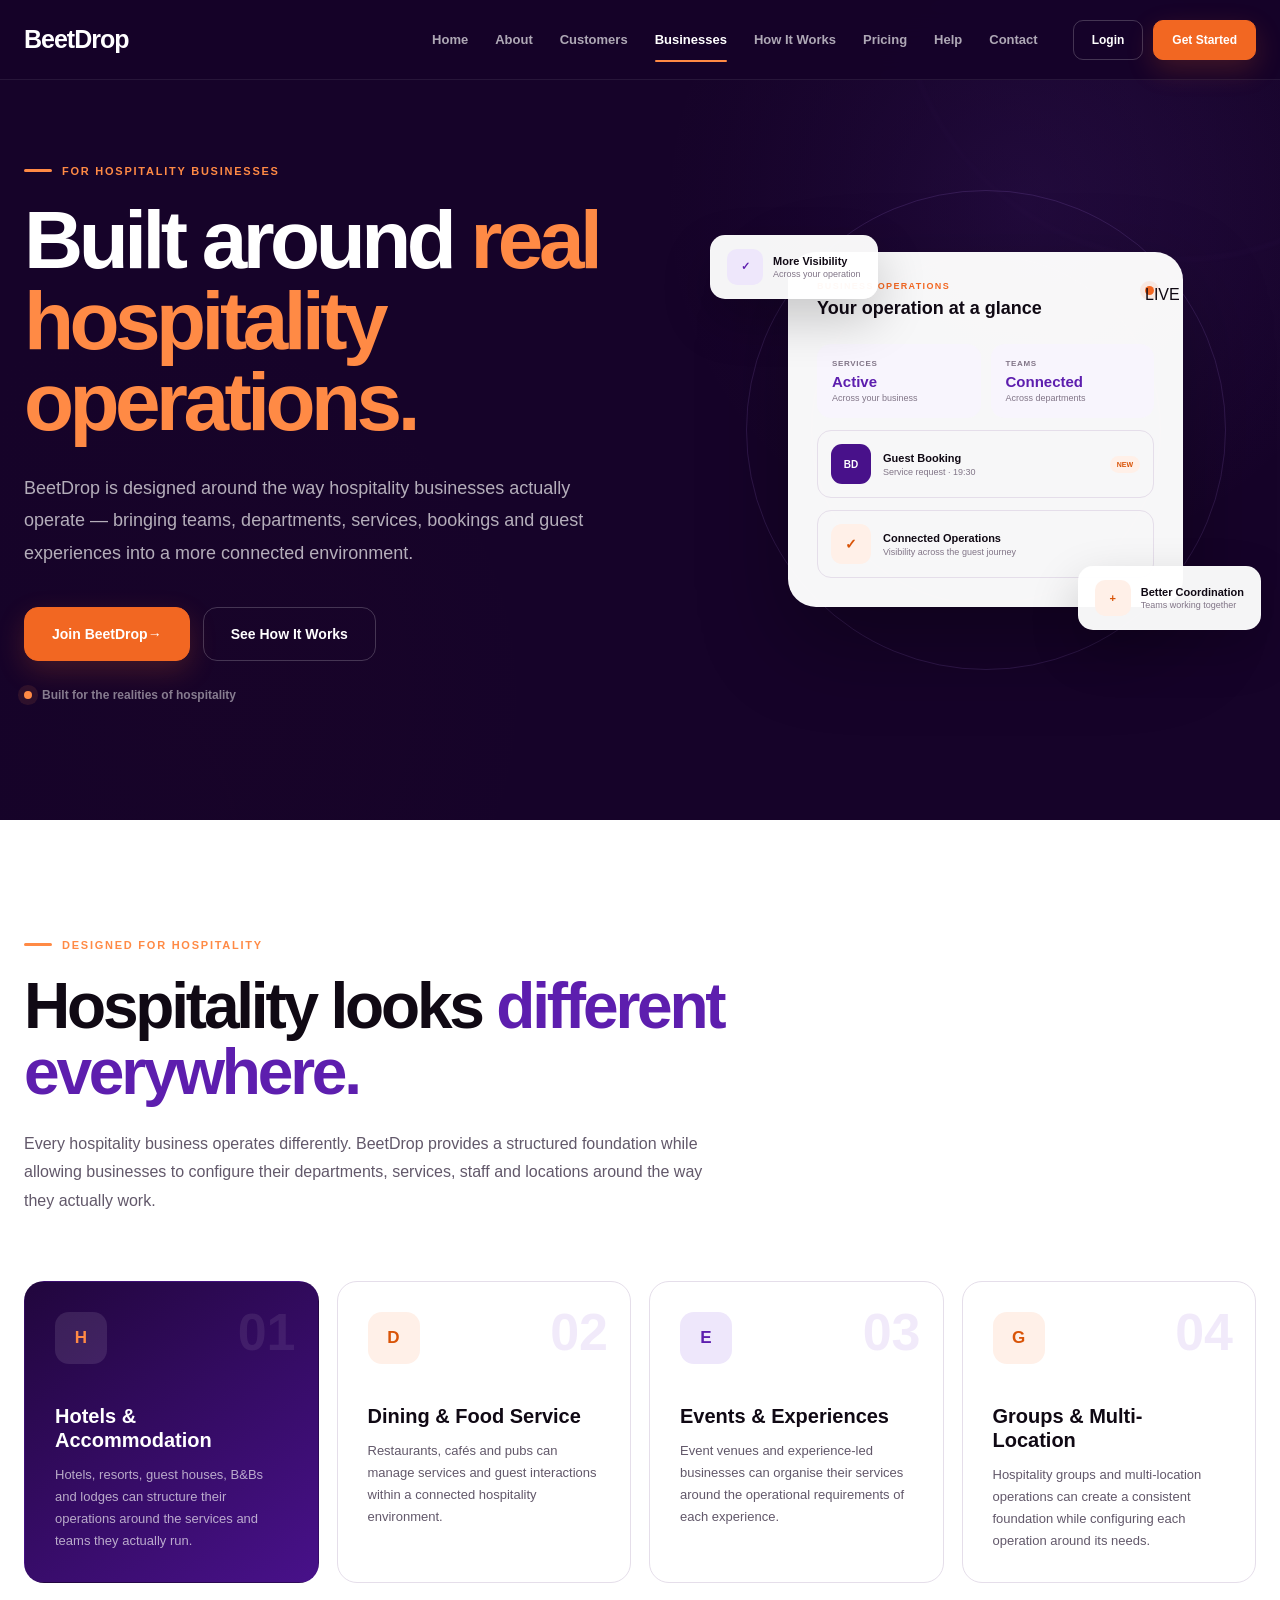
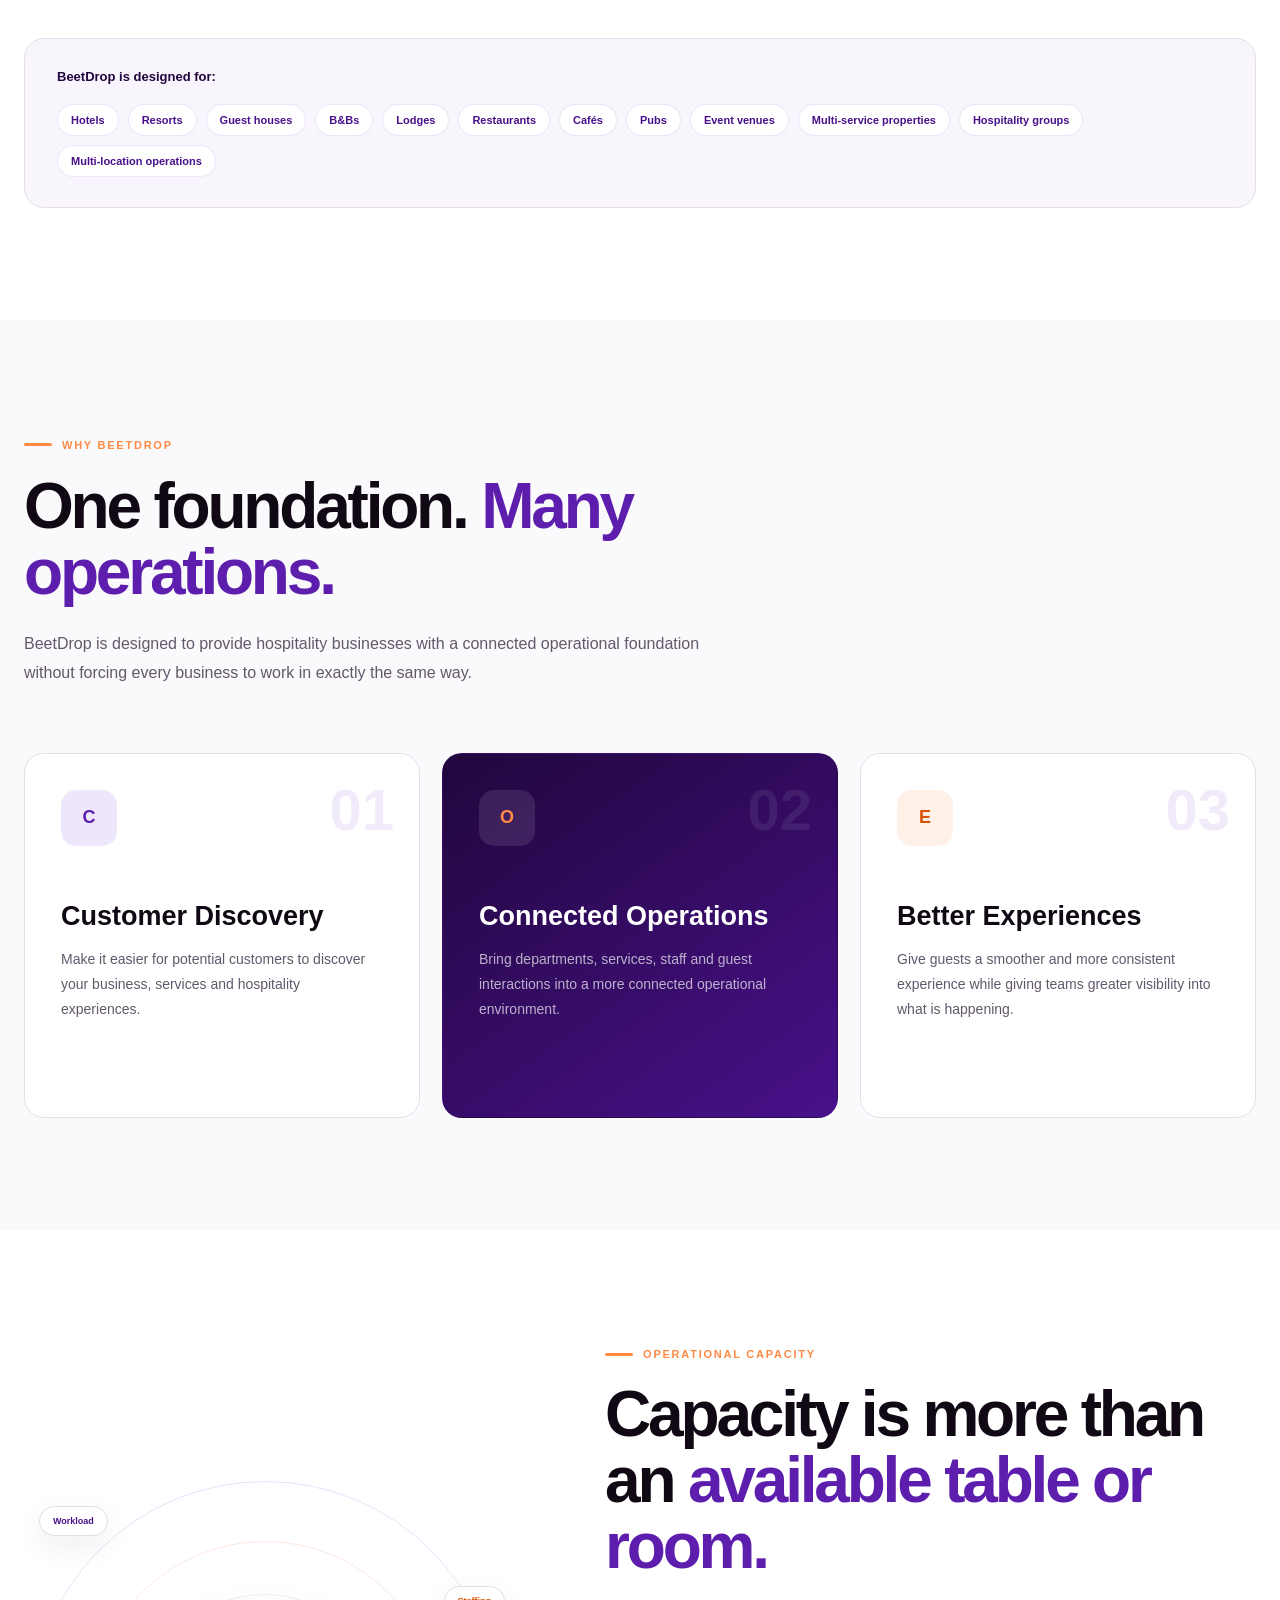
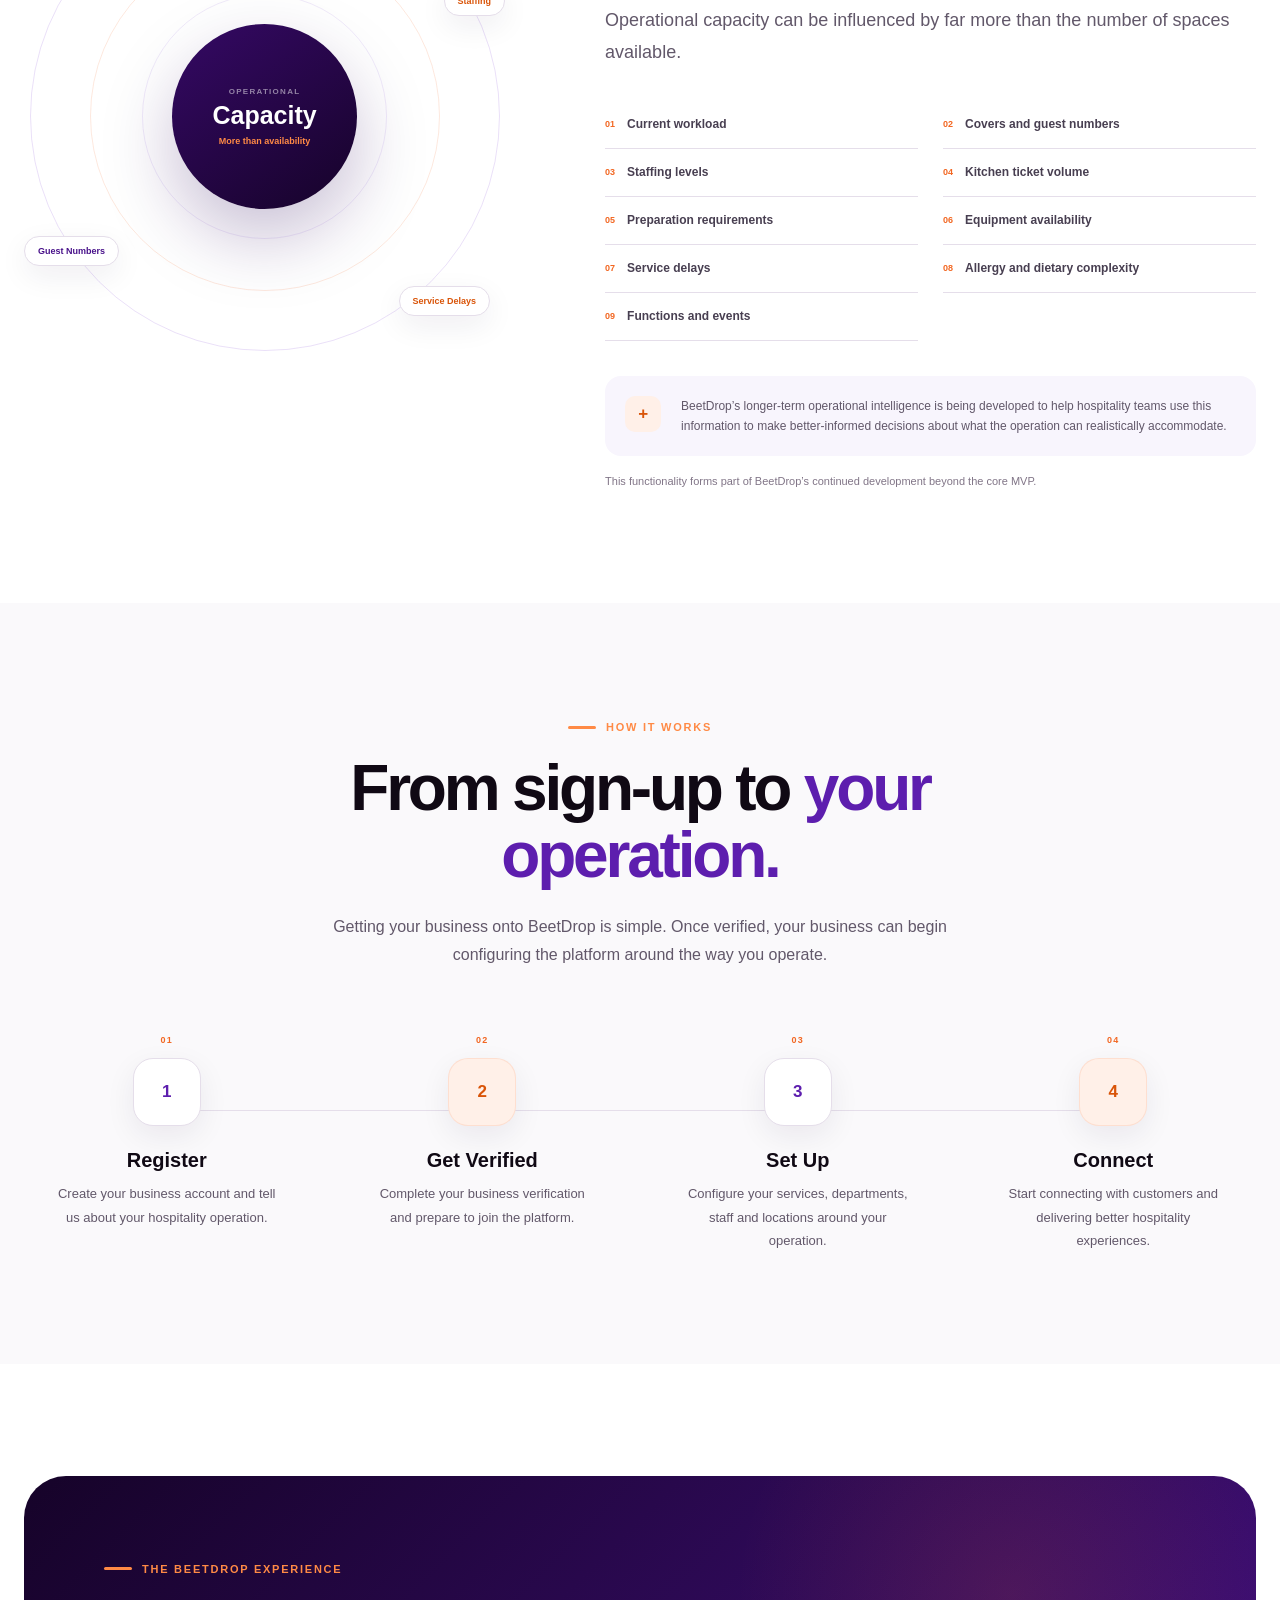
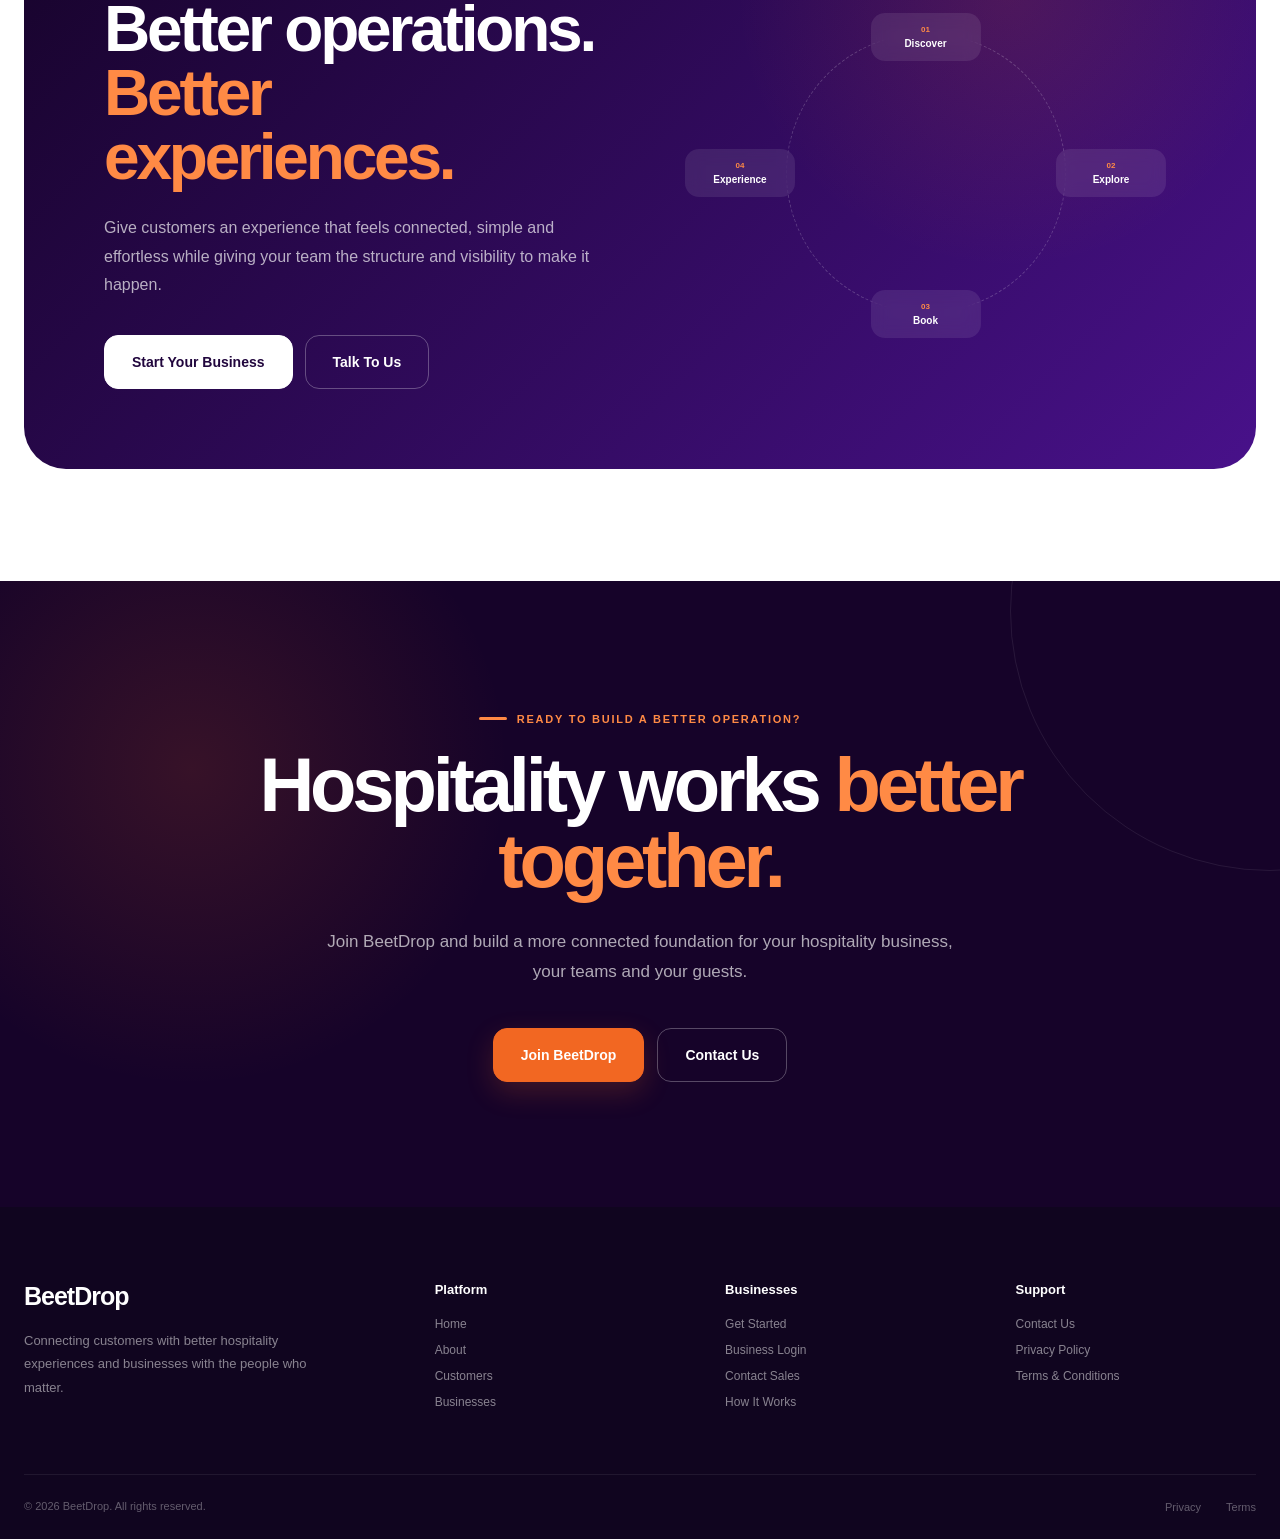
<file: businesses.html>
<!DOCTYPE html>
<html lang="en">

<head>

    <meta charset="UTF-8">

    <meta name="viewport" content="width=device-width, initial-scale=1.0">

    <meta name="description"
        content="BeetDrop is built around real hospitality operations, helping hotels, restaurants, lodges, guest houses, cafés, event venues and hospitality groups manage services, teams, bookings and guest experiences.">

    <meta name="keywords"
        content="BeetDrop, hospitality businesses, hotels, restaurants, resorts, lodges, guest houses, B&Bs, cafés, pubs, event venues, hospitality operations">

    <meta name="author" content="BeetDrop">

    <title>
        Businesses | BeetDrop — Built Around Real Hospitality Operations
    </title>

    <link rel="stylesheet" href="css/businesses.css">

</head>


<body class="businesses-page">


    <!-- =========================================================
         NAVIGATION
    ========================================================== -->

    <header class="site-header">

        <div class="container nav-container">

            <a href="/" class="brand">
                <span class="brand-name">BeetDrop</span>
            </a>


            <nav class="main-navigation" id="mainNavigation">
            
                <a href="index.html" class="nav-link">
                    Home
                </a>
            
                <a href="about.html" class="nav-link">
                    About
                </a>
            
                <a href="customers.html" class="nav-link">
                    Customers
                </a>
            
                <a href="businesses.html" class="nav-link active">
                    Businesses
                </a>
            
                <a href="how-it-works.html" class="nav-link">
                    How It Works
                </a>
            
                <a href="pricing.html" class="nav-link">
                    Pricing
                </a>
            
                <a href="help.html" class="nav-link">
                    Help
                </a>
            
                <a href="contact.html" class="nav-link">
                    Contact
                </a>
            
                <div class="nav-actions">
            
                    <a href="login.html" class="btn btn-outline">
                        Login
                    </a>
            
                    <a href="get-started.html" class="btn btn-primary">
                        Get Started
                    </a>
            
                </div>
            
            </nav>


            <button type="button" class="mobile-menu-toggle" id="mobileMenuToggle" aria-label="Toggle navigation"
                aria-expanded="false">

                <span></span>
                <span></span>
                <span></span>

            </button>

        </div>

    </header>


    <main>


        <!-- =====================================================
             HERO
        ====================================================== -->

        <section class="business-hero">

            <div class="business-hero-glow glow-one"></div>
            <div class="business-hero-glow glow-two"></div>


            <div class="container business-hero-container">


                <div class="business-hero-content">

                    <div class="business-eyebrow">
                        FOR HOSPITALITY BUSINESSES
                    </div>


                    <h1>
                        Built around
                        <span>real hospitality operations.</span>
                    </h1>


                    <p>
                        BeetDrop is designed around the way hospitality
                        businesses actually operate — bringing teams,
                        departments, services, bookings and guest
                        experiences into a more connected environment.
                    </p>


                    <div class="business-hero-actions">

                        <a href="/register" class="btn btn-primary btn-large">
                            Join BeetDrop
                            <span>→</span>
                        </a>

                        <a href="#how-it-works" class="btn btn-outline btn-large">
                            See How It Works
                        </a>

                    </div>


                    <div class="business-hero-trust">

                        <span class="trust-dot"></span>

                        Built for the realities of hospitality

                    </div>

                </div>


                <!-- HERO VISUAL -->

                <div class="business-hero-visual">

                    <div class="hero-visual-orbit orbit-large"></div>
                    <div class="hero-visual-orbit orbit-small"></div>


                    <div class="business-dashboard-card">

                        <div class="dashboard-card-header">

                            <div>

                                <span class="small-label">
                                    BUSINESS OPERATIONS
                                </span>

                                <strong>
                                    Your operation at a glance
                                </strong>

                            </div>

                            <span class="dashboard-status">
                                LIVE
                            </span>

                        </div>


                        <div class="dashboard-summary">

                            <div class="summary-item">

                                <span class="summary-label">
                                    SERVICES
                                </span>

                                <strong>
                                    Active
                                </strong>

                                <small>
                                    Across your business
                                </small>

                            </div>


                            <div class="summary-item">

                                <span class="summary-label">
                                    TEAMS
                                </span>

                                <strong>
                                    Connected
                                </strong>

                                <small>
                                    Across departments
                                </small>

                            </div>

                        </div>


                        <div class="dashboard-booking">

                            <div class="booking-avatar">
                                BD
                            </div>

                            <div class="booking-info">

                                <strong>
                                    Guest Booking
                                </strong>

                                <span>
                                    Service request · 19:30
                                </span>

                            </div>

                            <span class="booking-badge">
                                NEW
                            </span>

                        </div>


                        <div class="dashboard-service">

                            <div class="service-icon">
                                ✓
                            </div>

                            <div>

                                <strong>
                                    Connected Operations
                                </strong>

                                <span>
                                    Visibility across the guest journey
                                </span>

                            </div>

                        </div>

                    </div>


                    <div class="floating-business-card floating-business-one">

                        <div class="floating-icon">
                            ✓
                        </div>

                        <div>

                            <strong>
                                More Visibility
                            </strong>

                            <span>
                                Across your operation
                            </span>

                        </div>

                    </div>


                    <div class="floating-business-card floating-business-two">

                        <div class="floating-icon orange">
                            +
                        </div>

                        <div>

                            <strong>
                                Better Coordination
                            </strong>

                            <span>
                                Teams working together
                            </span>

                        </div>

                    </div>

                </div>

            </div>

        </section>



        <!-- =====================================================
             WHO BEETDROP IS DESIGNED FOR
        ====================================================== -->

        <section class="business-section hospitality-types-section">

            <div class="container">


                <div class="section-heading">

                    <div class="business-eyebrow">
                        DESIGNED FOR HOSPITALITY
                    </div>

                    <h2>
                        Hospitality looks
                        <span>different everywhere.</span>
                    </h2>

                    <p>
                        Every hospitality business operates differently.
                        BeetDrop provides a structured foundation while
                        allowing businesses to configure their departments,
                        services, staff and locations around the way they
                        actually work.
                    </p>

                </div>


                <div class="hospitality-types-grid">


                    <article class="hospitality-type hospitality-type-featured">

                        <span class="hospitality-number">
                            01
                        </span>

                        <div class="hospitality-icon">
                            H
                        </div>

                        <h3>
                            Hotels &amp; Accommodation
                        </h3>

                        <p>
                            Hotels, resorts, guest houses, B&amp;Bs and
                            lodges can structure their operations around
                            the services and teams they actually run.
                        </p>

                    </article>


                    <article class="hospitality-type">

                        <span class="hospitality-number">
                            02
                        </span>

                        <div class="hospitality-icon orange">
                            D
                        </div>

                        <h3>
                            Dining &amp; Food Service
                        </h3>

                        <p>
                            Restaurants, cafés and pubs can manage services
                            and guest interactions within a connected
                            hospitality environment.
                        </p>

                    </article>


                    <article class="hospitality-type">

                        <span class="hospitality-number">
                            03
                        </span>

                        <div class="hospitality-icon">
                            E
                        </div>

                        <h3>
                            Events &amp; Experiences
                        </h3>

                        <p>
                            Event venues and experience-led businesses can
                            organise their services around the operational
                            requirements of each experience.
                        </p>

                    </article>


                    <article class="hospitality-type">

                        <span class="hospitality-number">
                            04
                        </span>

                        <div class="hospitality-icon orange">
                            G
                        </div>

                        <h3>
                            Groups &amp; Multi-Location
                        </h3>

                        <p>
                            Hospitality groups and multi-location operations
                            can create a consistent foundation while
                            configuring each operation around its needs.
                        </p>

                    </article>

                </div>


                <div class="hospitality-list-wrap">

                    <div class="hospitality-list-heading">
                        BeetDrop is designed for:
                    </div>


                    <div class="hospitality-tags">

                        <span>Hotels</span>
                        <span>Resorts</span>
                        <span>Guest houses</span>
                        <span>B&amp;Bs</span>
                        <span>Lodges</span>
                        <span>Restaurants</span>
                        <span>Cafés</span>
                        <span>Pubs</span>
                        <span>Event venues</span>
                        <span>Multi-service properties</span>
                        <span>Hospitality groups</span>
                        <span>Multi-location operations</span>

                    </div>

                </div>

            </div>

        </section>



        <!-- =====================================================
             WHY BEETDROP
        ====================================================== -->

        <section class="business-section business-benefits-section">

            <div class="container">


                <div class="section-heading">

                    <div class="business-eyebrow">
                        WHY BEETDROP
                    </div>

                    <h2>
                        One foundation.
                        <span>Many operations.</span>
                    </h2>

                    <p>
                        BeetDrop is designed to provide hospitality
                        businesses with a connected operational foundation
                        without forcing every business to work in exactly
                        the same way.
                    </p>

                </div>


                <div class="business-benefits-grid">


                    <article class="business-benefit-card">

                        <span class="benefit-number">
                            01
                        </span>

                        <div class="benefit-icon">
                            C
                        </div>

                        <h3>
                            Customer Discovery
                        </h3>

                        <p>
                            Make it easier for potential customers to
                            discover your business, services and
                            hospitality experiences.
                        </p>

                    </article>


                    <article class="business-benefit-card featured">

                        <span class="benefit-number">
                            02
                        </span>

                        <div class="benefit-icon">
                            O
                        </div>

                        <h3>
                            Connected Operations
                        </h3>

                        <p>
                            Bring departments, services, staff and guest
                            interactions into a more connected operational
                            environment.
                        </p>

                    </article>


                    <article class="business-benefit-card">

                        <span class="benefit-number">
                            03
                        </span>

                        <div class="benefit-icon orange">
                            E
                        </div>

                        <h3>
                            Better Experiences
                        </h3>

                        <p>
                            Give guests a smoother and more consistent
                            experience while giving teams greater visibility
                            into what is happening.
                        </p>

                    </article>

                </div>

            </div>

        </section>



        <!-- =====================================================
             OPERATIONAL CAPACITY
        ====================================================== -->

        <section class="business-section capacity-section">

            <div class="container capacity-layout">


                <div class="capacity-visual">

                    <div class="capacity-ring ring-one"></div>
                    <div class="capacity-ring ring-two"></div>
                    <div class="capacity-ring ring-three"></div>


                    <div class="capacity-center">

                        <span>
                            OPERATIONAL
                        </span>

                        <strong>
                            Capacity
                        </strong>

                        <small>
                            More than availability
                        </small>

                    </div>


                    <div class="capacity-factor factor-one">
                        Workload
                    </div>

                    <div class="capacity-factor factor-two">
                        Staffing
                    </div>

                    <div class="capacity-factor factor-three">
                        Guest Numbers
                    </div>

                    <div class="capacity-factor factor-four">
                        Service Delays
                    </div>

                </div>


                <div class="capacity-content">

                    <div class="business-eyebrow">
                        OPERATIONAL CAPACITY
                    </div>


                    <h2>
                        Capacity is more than an
                        <span>available table or room.</span>
                    </h2>


                    <p class="capacity-lead">
                        Operational capacity can be influenced by far more
                        than the number of spaces available.
                    </p>


                    <div class="capacity-factors">

                        <div class="capacity-factor-row">

                            <span class="factor-number">
                                01
                            </span>

                            <span>
                                Current workload
                            </span>

                        </div>


                        <div class="capacity-factor-row">

                            <span class="factor-number">
                                02
                            </span>

                            <span>
                                Covers and guest numbers
                            </span>

                        </div>


                        <div class="capacity-factor-row">

                            <span class="factor-number">
                                03
                            </span>

                            <span>
                                Staffing levels
                            </span>

                        </div>


                        <div class="capacity-factor-row">

                            <span class="factor-number">
                                04
                            </span>

                            <span>
                                Kitchen ticket volume
                            </span>

                        </div>


                        <div class="capacity-factor-row">

                            <span class="factor-number">
                                05
                            </span>

                            <span>
                                Preparation requirements
                            </span>

                        </div>


                        <div class="capacity-factor-row">

                            <span class="factor-number">
                                06
                            </span>

                            <span>
                                Equipment availability
                            </span>

                        </div>


                        <div class="capacity-factor-row">

                            <span class="factor-number">
                                07
                            </span>

                            <span>
                                Service delays
                            </span>

                        </div>


                        <div class="capacity-factor-row">

                            <span class="factor-number">
                                08
                            </span>

                            <span>
                                Allergy and dietary complexity
                            </span>

                        </div>


                        <div class="capacity-factor-row">

                            <span class="factor-number">
                                09
                            </span>

                            <span>
                                Functions and events
                            </span>

                        </div>

                    </div>


                    <div class="capacity-note">

                        <span class="capacity-note-mark">
                            +
                        </span>

                        <p>
                            BeetDrop’s longer-term operational intelligence
                            is being developed to help hospitality teams use
                            this information to make better-informed decisions
                            about what the operation can realistically
                            accommodate.
                        </p>

                    </div>


                    <p class="capacity-development-note">
                        This functionality forms part of BeetDrop’s continued
                        development beyond the core MVP.
                    </p>

                </div>

            </div>

        </section>



        <!-- =====================================================
             HOW IT WORKS
        ====================================================== -->

        <section class="business-section business-how" id="how-it-works">

            <div class="container">


                <div class="section-heading centered">

                    <div class="business-eyebrow">
                        HOW IT WORKS
                    </div>

                    <h2>
                        From sign-up to
                        <span>your operation.</span>
                    </h2>

                    <p>
                        Getting your business onto BeetDrop is simple.
                        Once verified, your business can begin configuring
                        the platform around the way you operate.
                    </p>

                </div>


                <div class="business-journey">

                    <div class="business-journey-line"></div>


                    <div class="business-journey-step">

                        <span class="journey-number">
                            01
                        </span>

                        <div class="journey-icon">
                            1
                        </div>

                        <div class="journey-copy">

                            <h3>
                                Register
                            </h3>

                            <p>
                                Create your business account and tell us
                                about your hospitality operation.
                            </p>

                        </div>

                    </div>


                    <div class="business-journey-step">

                        <span class="journey-number">
                            02
                        </span>

                        <div class="journey-icon orange">
                            2
                        </div>

                        <div class="journey-copy">

                            <h3>
                                Get Verified
                            </h3>

                            <p>
                                Complete your business verification and
                                prepare to join the platform.
                            </p>

                        </div>

                    </div>


                    <div class="business-journey-step">

                        <span class="journey-number">
                            03
                        </span>

                        <div class="journey-icon">
                            3
                        </div>

                        <div class="journey-copy">

                            <h3>
                                Set Up
                            </h3>

                            <p>
                                Configure your services, departments,
                                staff and locations around your operation.
                            </p>

                        </div>

                    </div>


                    <div class="business-journey-step">

                        <span class="journey-number">
                            04
                        </span>

                        <div class="journey-icon orange">
                            4
                        </div>

                        <div class="journey-copy">

                            <h3>
                                Connect
                            </h3>

                            <p>
                                Start connecting with customers and
                                delivering better hospitality experiences.
                            </p>

                        </div>

                    </div>

                </div>

            </div>

        </section>



        <!-- =====================================================
             EXPERIENCE PANEL
        ====================================================== -->

        <section class="business-experience">

            <div class="container">

                <div class="business-experience-panel">


                    <div class="business-experience-content">

                        <div class="business-eyebrow">
                            THE BEETDROP EXPERIENCE
                        </div>


                        <h2>
                            Better operations.
                            <span>Better experiences.</span>
                        </h2>


                        <p>
                            Give customers an experience that feels
                            connected, simple and effortless while giving
                            your team the structure and visibility to make
                            it happen.
                        </p>


                        <div class="business-experience-actions">

                            <a href="/register" class="btn btn-light btn-large">
                                Start Your Business
                            </a>

                            <a href="/contact" class="btn btn-outline-light btn-large">
                                Talk To Us
                            </a>

                        </div>

                    </div>


                    <div class="business-experience-visual">

                        <div class="experience-path"></div>


                        <div class="experience-step business-step-one">

                            <span>01</span>

                            Discover

                        </div>


                        <div class="experience-step business-step-two">

                            <span>02</span>

                            Explore

                        </div>


                        <div class="experience-step business-step-three">

                            <span>03</span>

                            Book

                        </div>


                        <div class="experience-step business-step-four">

                            <span>04</span>

                            Experience

                        </div>

                    </div>

                </div>

            </div>

        </section>



        <!-- =====================================================
             FINAL CTA
        ====================================================== -->

        <section class="business-final-cta">

            <div class="business-cta-glow"></div>


            <div class="container">

                <div class="business-final-content">

                    <div class="business-eyebrow">
                        READY TO BUILD A BETTER OPERATION?
                    </div>


                    <h2>
                        Hospitality works
                        <span>better together.</span>
                    </h2>


                    <p>
                        Join BeetDrop and build a more connected foundation
                        for your hospitality business, your teams and your
                        guests.
                    </p>


                    <div class="business-final-actions">

                        <a href="/register" class="btn btn-primary btn-large">
                            Join BeetDrop
                        </a>

                        <a href="/contact" class="btn btn-outline-light btn-large">
                            Contact Us
                        </a>

                    </div>

                </div>

            </div>

        </section>

    </main>



    <!-- =========================================================
         FOOTER
    ========================================================== -->

    <footer class="site-footer">

        <div class="container">

            <div class="footer-main">


                <div class="footer-brand">

                    <a href="/" class="brand">

                        <span class="brand-name">
                            BeetDrop
                        </span>

                    </a>


                    <p>
                        Connecting customers with better hospitality
                        experiences and businesses with the people who matter.
                    </p>

                </div>


                <div class="footer-column">

                    <h4>
                        Platform
                    </h4>

                    <a href="/">
                        Home
                    </a>

                    <a href="/about">
                        About
                    </a>

                    <a href="/customers">
                        Customers
                    </a>

                    <a href="/businesses">
                        Businesses
                    </a>

                </div>


                <div class="footer-column">

                    <h4>
                        Businesses
                    </h4>

                    <a href="/register">
                        Get Started
                    </a>

                    <a href="/login">
                        Business Login
                    </a>

                    <a href="/contact">
                        Contact Sales
                    </a>

                    <a href="#how-it-works">
                        How It Works
                    </a>

                </div>


                <div class="footer-column">

                    <h4>
                        Support
                    </h4>

                    <a href="/contact">
                        Contact Us
                    </a>

                    <a href="/privacy">
                        Privacy Policy
                    </a>

                    <a href="/terms">
                        Terms &amp; Conditions
                    </a>

                </div>

            </div>


            <div class="footer-bottom">

                <p>
                    &copy; 2026 BeetDrop. All rights reserved.
                </p>


                <div class="footer-legal">

                    <a href="/privacy">
                        Privacy
                    </a>

                    <a href="/terms">
                        Terms
                    </a>

                </div>

            </div>

        </div>

    </footer>



    <!-- =========================================================
         MOBILE NAVIGATION
    ========================================================== -->

    <script>

        document.addEventListener("DOMContentLoaded", () => {

            const menuToggle =
                document.getElementById("mobileMenuToggle");

            const navigation =
                document.getElementById("mainNavigation");


            if (!menuToggle || !navigation) return;


            menuToggle.addEventListener("click", () => {

                const isOpen =
                    navigation.classList.toggle("open");

                menuToggle.classList.toggle("active", isOpen);

                menuToggle.setAttribute(
                    "aria-expanded",
                    isOpen.toString()
                );

            });


            const navigationLinks =
                navigation.querySelectorAll(".nav-link");


            navigationLinks.forEach((link) => {

                link.addEventListener("click", () => {

                    navigation.classList.remove("open");

                    menuToggle.classList.remove("active");

                    menuToggle.setAttribute(
                        "aria-expanded",
                        "false"
                    );

                });

            });


            document.addEventListener("click", (event) => {

                const clickedInsideNavigation =
                    navigation.contains(event.target);

                const clickedToggle =
                    menuToggle.contains(event.target);


                if (
                    !clickedInsideNavigation &&
                    !clickedToggle &&
                    navigation.classList.contains("open")
                ) {

                    navigation.classList.remove("open");

                    menuToggle.classList.remove("active");

                    menuToggle.setAttribute(
                        "aria-expanded",
                        "false"
                    );

                }

            });


            window.addEventListener("resize", () => {

                if (window.innerWidth > 760) {

                    navigation.classList.remove("open");

                    menuToggle.classList.remove("active");

                    menuToggle.setAttribute(
                        "aria-expanded",
                        "false"
                    );

                }

            });

        });

    </script>


</body>

</html>
</file>
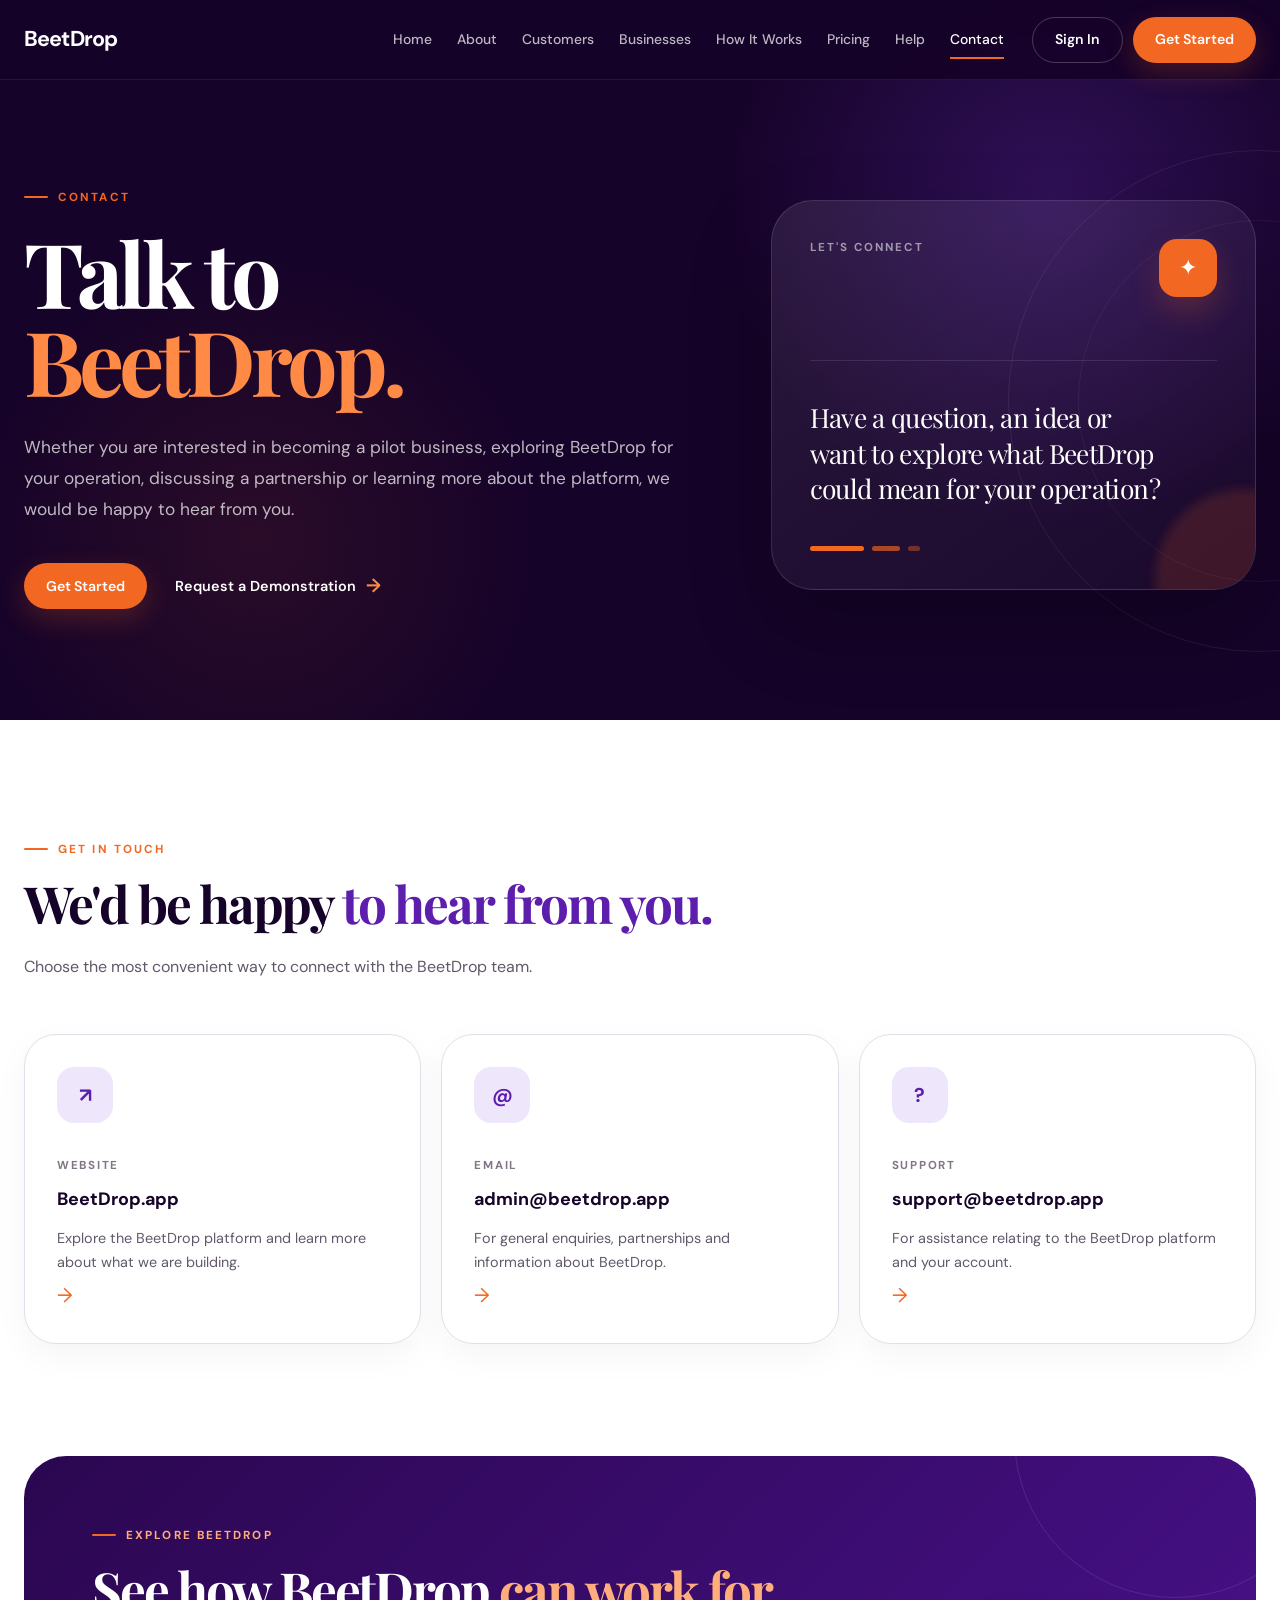
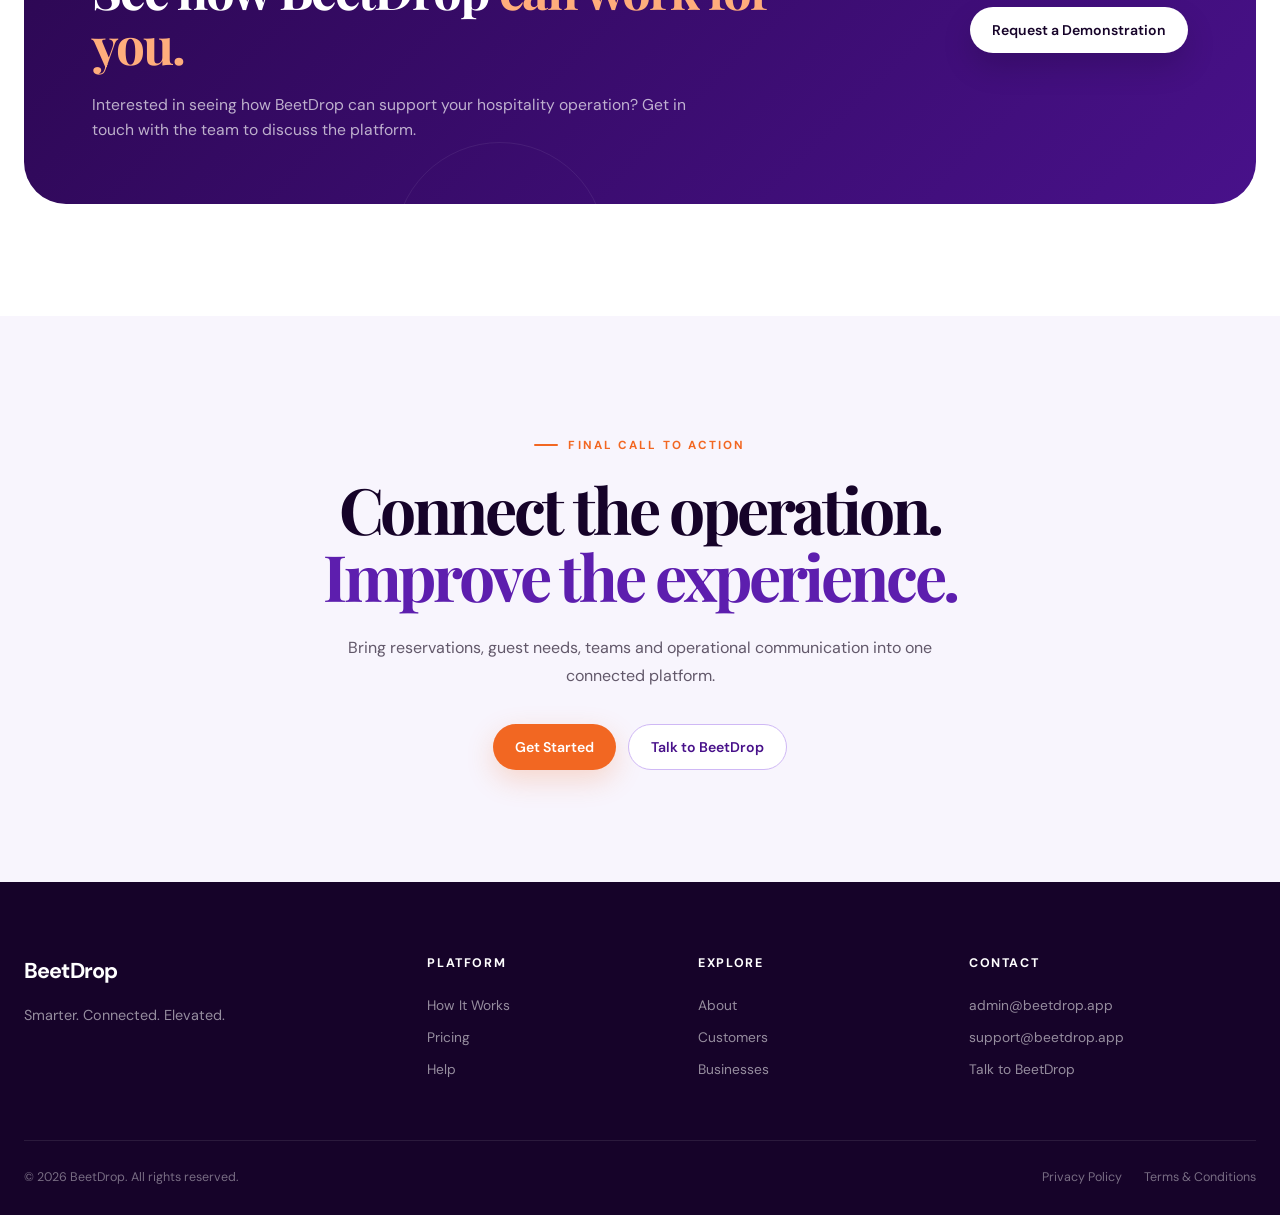
<file: contact.html>
<!DOCTYPE html>
<html lang="en">

<head>
    <meta charset="UTF-8">
    <meta name="viewport" content="width=device-width, initial-scale=1.0">

    <title>Contact | BeetDrop</title>

    <meta name="description"
        content="Talk to BeetDrop. Explore the platform, become a pilot business, discuss a partnership or learn more about BeetDrop.">

    <link rel="preconnect" href="https://fonts.googleapis.com">
    <link rel="preconnect" href="https://fonts.gstatic.com" crossorigin>

    <link
        href="https://fonts.googleapis.com/css2?family=DM+Sans:wght@400;500;600;700&family=Playfair+Display:wght@500;600;700&display=swap"
        rel="stylesheet">

    <link rel="stylesheet" href="css/contact.css">
</head>

<body>

    <!-- =========================
         HEADER
    ========================== -->
    <header class="site-header">
        <div class="container nav-container">

            <a href="index.html" class="brand" aria-label="BeetDrop home">
                <span class="brand-name">BeetDrop</span>
            </a>

            <nav class="main-navigation" id="mainNavigation">
                <a href="index.html" class="nav-link">Home</a>
                <a href="about.html" class="nav-link">About</a>
                <a href="customers.html" class="nav-link">Customers</a>
                <a href="businesses.html" class="nav-link">Businesses</a>
                <a href="how-it-works.html" class="nav-link">How It Works</a>
                <a href="pricing.html" class="nav-link">Pricing</a>
                <a href="help.html" class="nav-link">Help</a>
                <a href="contact.html" class="nav-link active">Contact</a>
            </nav>

            <div class="nav-actions">
                <a href="login.html" class="btn btn-outline">Sign In</a>
                <a href="get-started.html" class="btn btn-primary">Get Started</a>
            </div>

            <button class="mobile-menu-toggle" id="mobileMenuToggle" type="button" aria-label="Toggle navigation"
                aria-expanded="false" aria-controls="mainNavigation">
                <span></span>
                <span></span>
                <span></span>
            </button>

        </div>
    </header>


    <main>

        <!-- =========================
             CONTACT HERO
        ========================== -->
        <section class="contact-hero">
            <div class="container">

                <div class="contact-hero-grid">

                    <div class="contact-hero-content">

                        <span class="section-eyebrow">CONTACT</span>

                        <h1>
                            Talk to
                            <span>BeetDrop.</span>
                        </h1>

                        <p class="hero-description">
                            Whether you are interested in becoming a pilot business,
                            exploring BeetDrop for your operation, discussing a
                            partnership or learning more about the platform, we
                            would be happy to hear from you.
                        </p>

                        <div class="hero-actions">
                            <a href="#contact-details" class="btn btn-primary">
                                Get Started
                            </a>

                            <a href="#contact-details" class="text-link">
                                Request a Demonstration
                                <span aria-hidden="true">→</span>
                            </a>
                        </div>

                    </div>


                    <div class="contact-hero-card">

                        <div class="card-top">
                            <span class="card-label">LET'S CONNECT</span>

                            <div class="card-icon">
                                <span>✦</span>
                            </div>
                        </div>

                        <div class="card-divider"></div>

                        <p>
                            Have a question, an idea or want to explore what
                            BeetDrop could mean for your operation?
                        </p>

                        <div class="card-accent">
                            <span></span>
                            <span></span>
                            <span></span>
                        </div>

                    </div>

                </div>

            </div>
        </section>


        <!-- =========================
             CONTACT DETAILS
        ========================== -->
        <section class="contact-details-section" id="contact-details">

            <div class="container">

                <div class="section-heading">
                    <span class="section-eyebrow">GET IN TOUCH</span>

                    <h2>
                        We'd be happy
                        <span>to hear from you.</span>
                    </h2>

                    <p>
                        Choose the most convenient way to connect with the
                        BeetDrop team.
                    </p>
                </div>


                <div class="contact-grid">

                    <!-- Website -->
                    <a href="https://beetdrop.app" class="contact-card">

                        <div class="contact-card-icon">
                            <span>↗</span>
                        </div>

                        <div class="contact-card-content">
                            <span class="contact-label">Website</span>
                            <h3>BeetDrop.app</h3>
                            <p>
                                Explore the BeetDrop platform and learn more
                                about what we are building.
                            </p>
                        </div>

                        <span class="contact-arrow">→</span>

                    </a>


                    <!-- Email -->
                    <a href="mailto:admin@beetdrop.app" class="contact-card">

                        <div class="contact-card-icon">
                            <span>@</span>
                        </div>

                        <div class="contact-card-content">
                            <span class="contact-label">Email</span>
                            <h3>admin@beetdrop.app</h3>
                            <p>
                                For general enquiries, partnerships and
                                information about BeetDrop.
                            </p>
                        </div>

                        <span class="contact-arrow">→</span>

                    </a>


                    <!-- Support -->
                    <a href="mailto:support@beetdrop.app" class="contact-card">

                        <div class="contact-card-icon">
                            <span>?</span>
                        </div>

                        <div class="contact-card-content">
                            <span class="contact-label">Support</span>
                            <h3>support@beetdrop.app</h3>
                            <p>
                                For assistance relating to the BeetDrop
                                platform and your account.
                            </p>
                        </div>

                        <span class="contact-arrow">→</span>

                    </a>

                </div>

            </div>

        </section>


        <!-- =========================
             DEMONSTRATION CTA
        ========================== -->
        <section class="demo-section">

            <div class="container">

                <div class="demo-card">

                    <div class="demo-content">

                        <span class="section-eyebrow">EXPLORE BEETDROP</span>

                        <h2>
                            See how BeetDrop
                            <span>can work for you.</span>
                        </h2>

                        <p>
                            Interested in seeing how BeetDrop can support
                            your hospitality operation? Get in touch with
                            the team to discuss the platform.
                        </p>

                    </div>

                    <div class="demo-action">
                        <a href="mailto:admin@beetdrop.app" class="btn btn-light">
                            Request a Demonstration
                        </a>
                    </div>

                </div>

            </div>

        </section>


        <!-- =========================
             FINAL CALL TO ACTION
        ========================== -->
        <section class="final-cta">

            <div class="container">

                <div class="final-cta-content">

                    <span class="section-eyebrow">FINAL CALL TO ACTION</span>

                    <h2>
                        Connect the operation.
                        <span>Improve the experience.</span>
                    </h2>

                    <p>
                        Bring reservations, guest needs, teams and operational
                        communication into one connected platform.
                    </p>

                    <div class="final-cta-actions">
                        <a href="#" class="btn btn-primary">
                            Get Started
                        </a>

                        <a href="mailto:admin@beetdrop.app" class="btn btn-outline-dark">
                            Talk to BeetDrop
                        </a>
                    </div>

                </div>

            </div>

        </section>

    </main>


    <!-- =========================
         FOOTER
    ========================== -->
    <footer class="site-footer">

        <div class="container">

            <div class="footer-main">

                <div class="footer-brand">

                    <a href="index.html" class="brand footer-brand-link">
                        <span class="brand-name">BeetDrop</span>
                    </a>

                    <p>
                        Smarter. Connected. Elevated.
                    </p>

                </div>


                <div class="footer-column">
                    <h3>Platform</h3>

                    <a href="how-it-works.html">How It Works</a>
                    <a href="pricing.html">Pricing</a>
                    <a href="help.html">Help</a>
                </div>


                <div class="footer-column">
                    <h3>Explore</h3>

                    <a href="about.html">About</a>
                    <a href="customers.html">Customers</a>
                    <a href="businesses.html">Businesses</a>
                </div>


                <div class="footer-column">
                    <h3>Contact</h3>

                    <a href="mailto:admin@beetdrop.app">
                        admin@beetdrop.app
                    </a>

                    <a href="mailto:support@beetdrop.app">
                        support@beetdrop.app
                    </a>

                    <a href="contact.html">Talk to BeetDrop</a>
                </div>

            </div>


            <div class="footer-bottom">

                <p>
                    © 2026 BeetDrop. All rights reserved.
                </p>

                <div class="footer-legal">
                    <a href="#">Privacy Policy</a>
                    <a href="#">Terms &amp; Conditions</a>
                </div>

            </div>

        </div>

    </footer>


    <script src="js/main.js"></script>

</body>

</html>
</file>
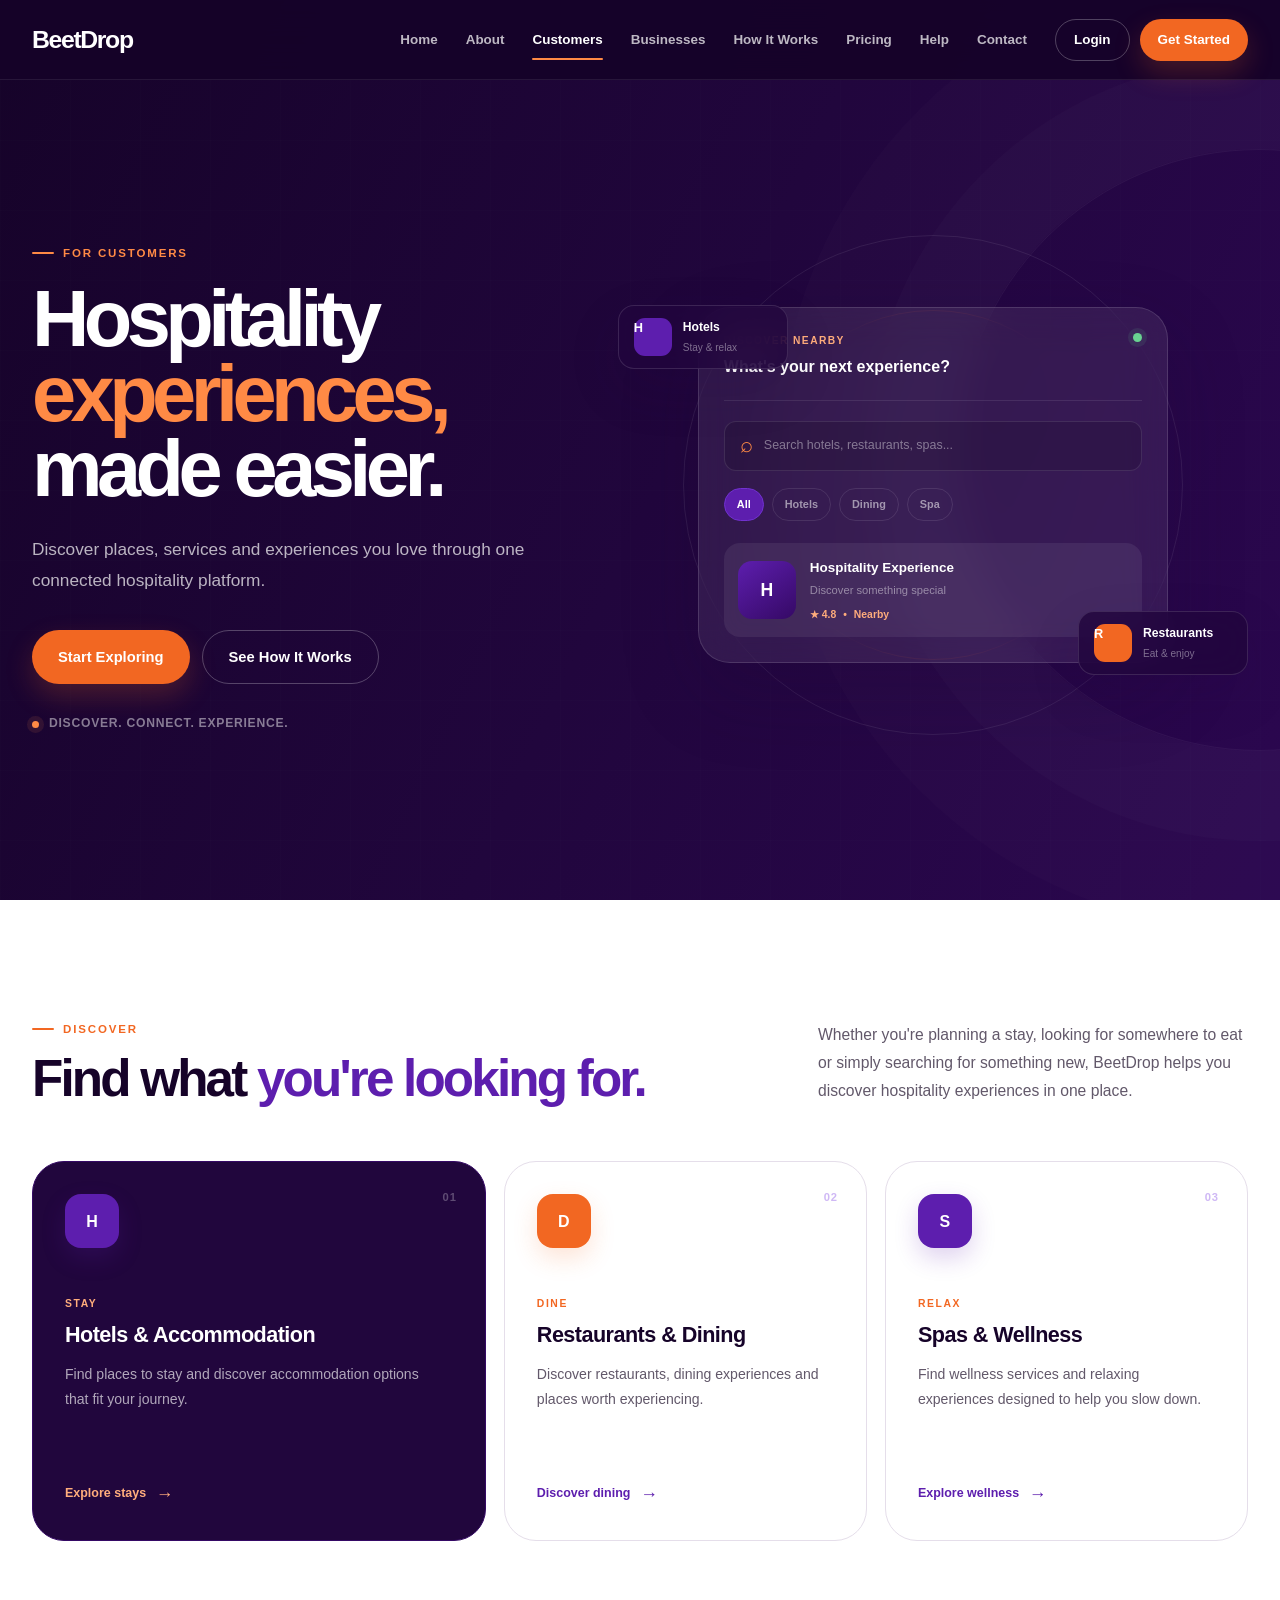
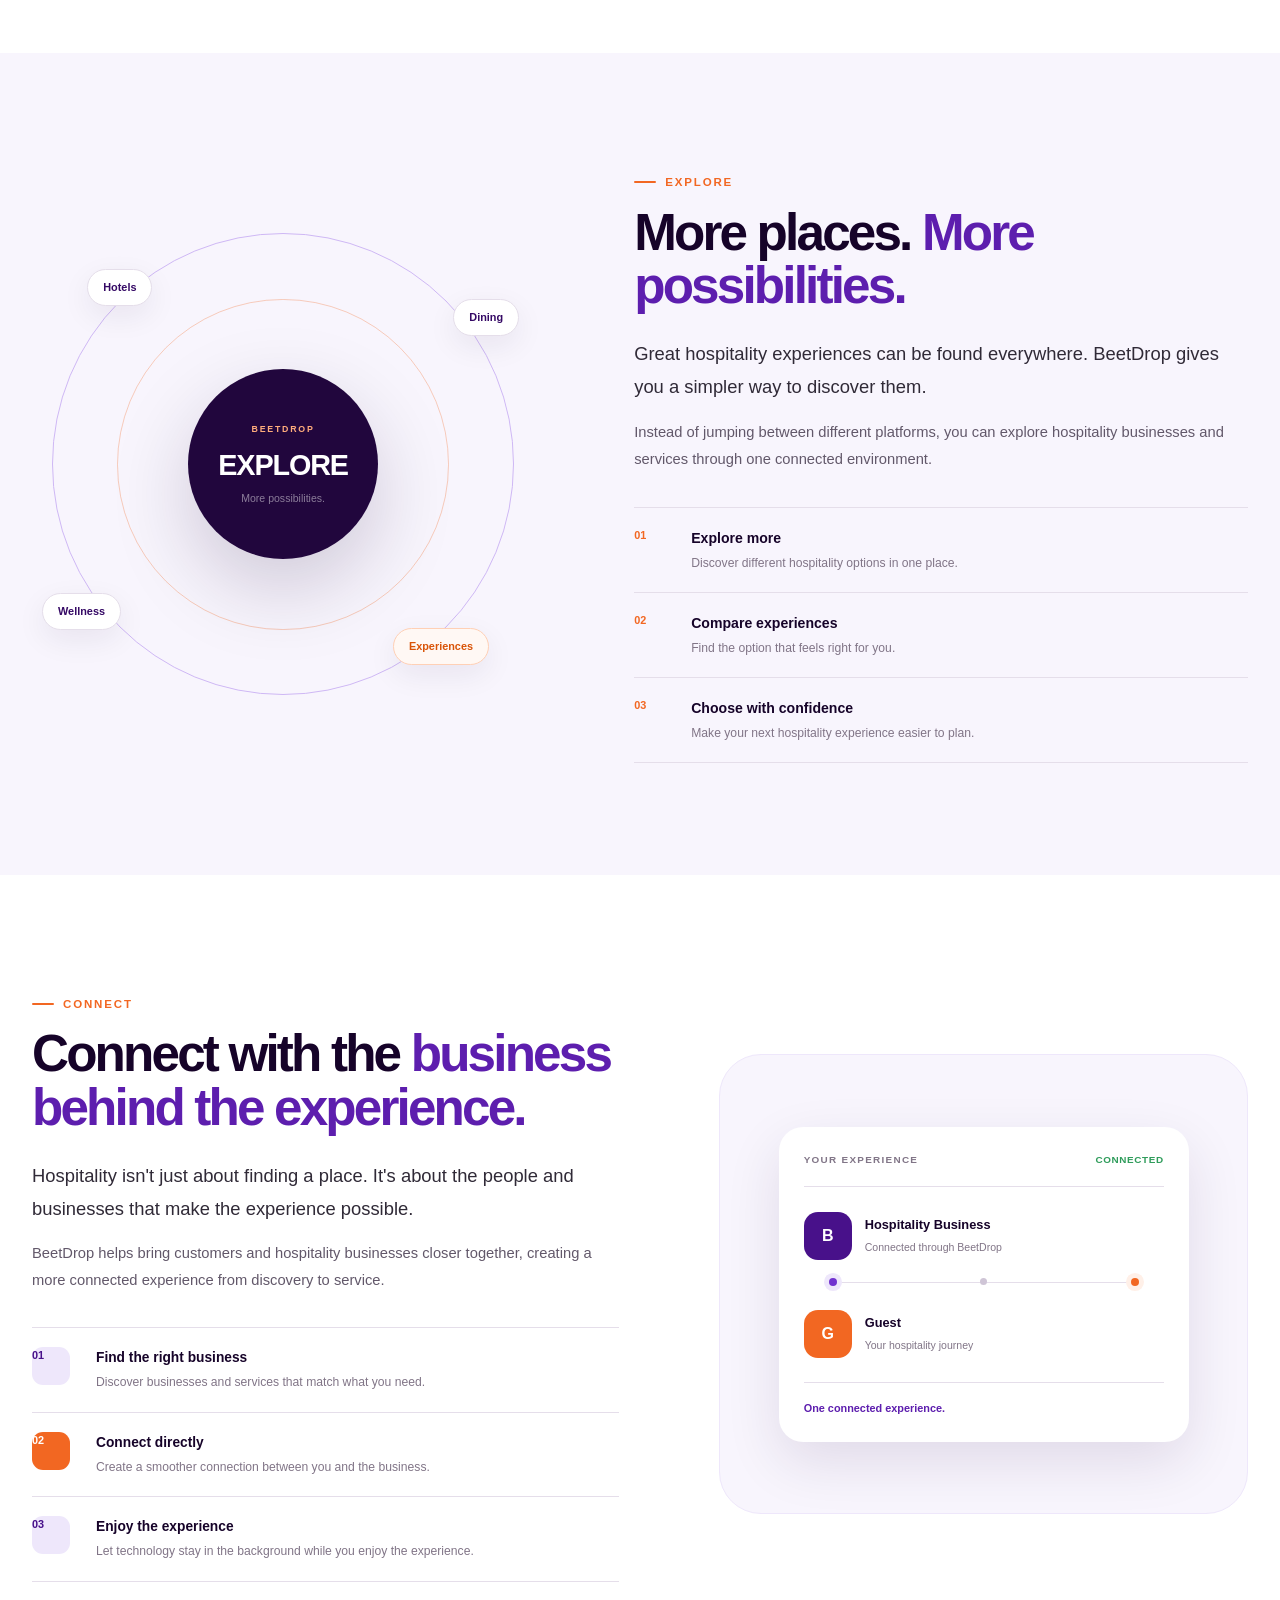
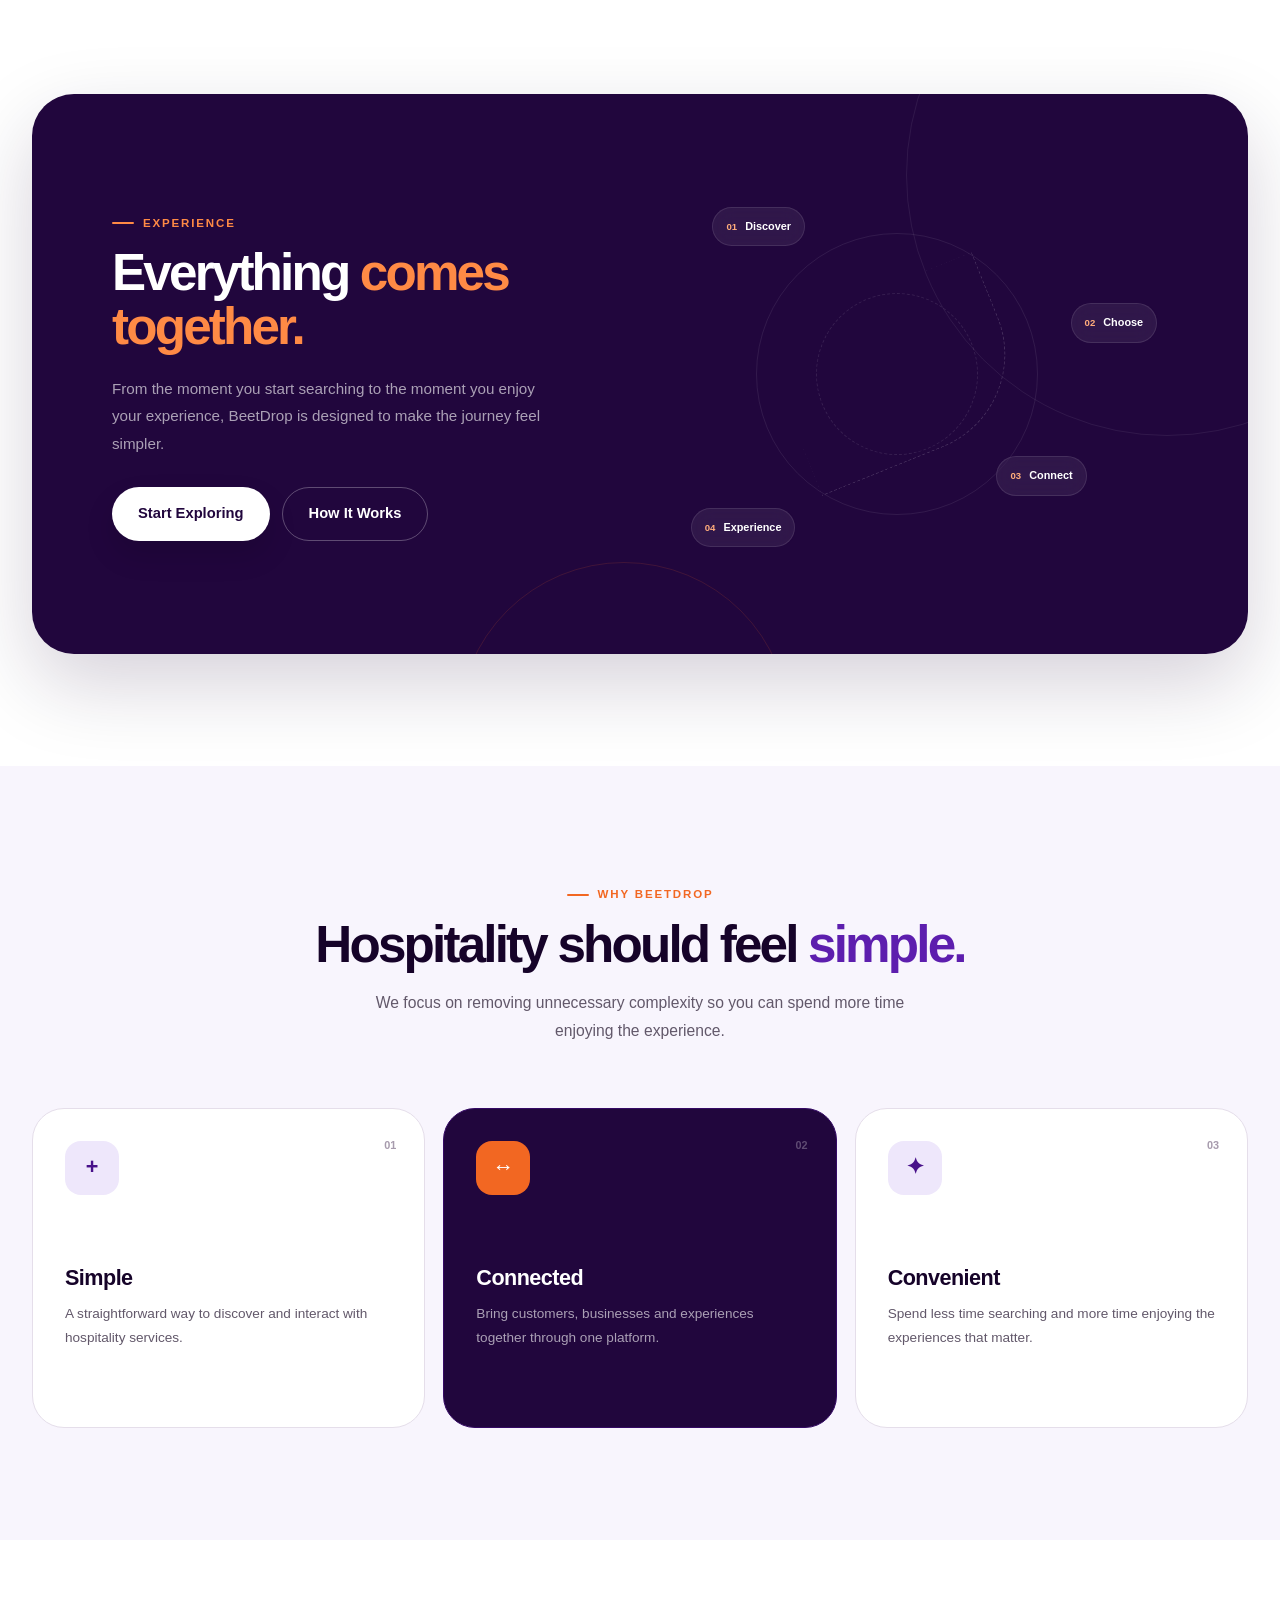
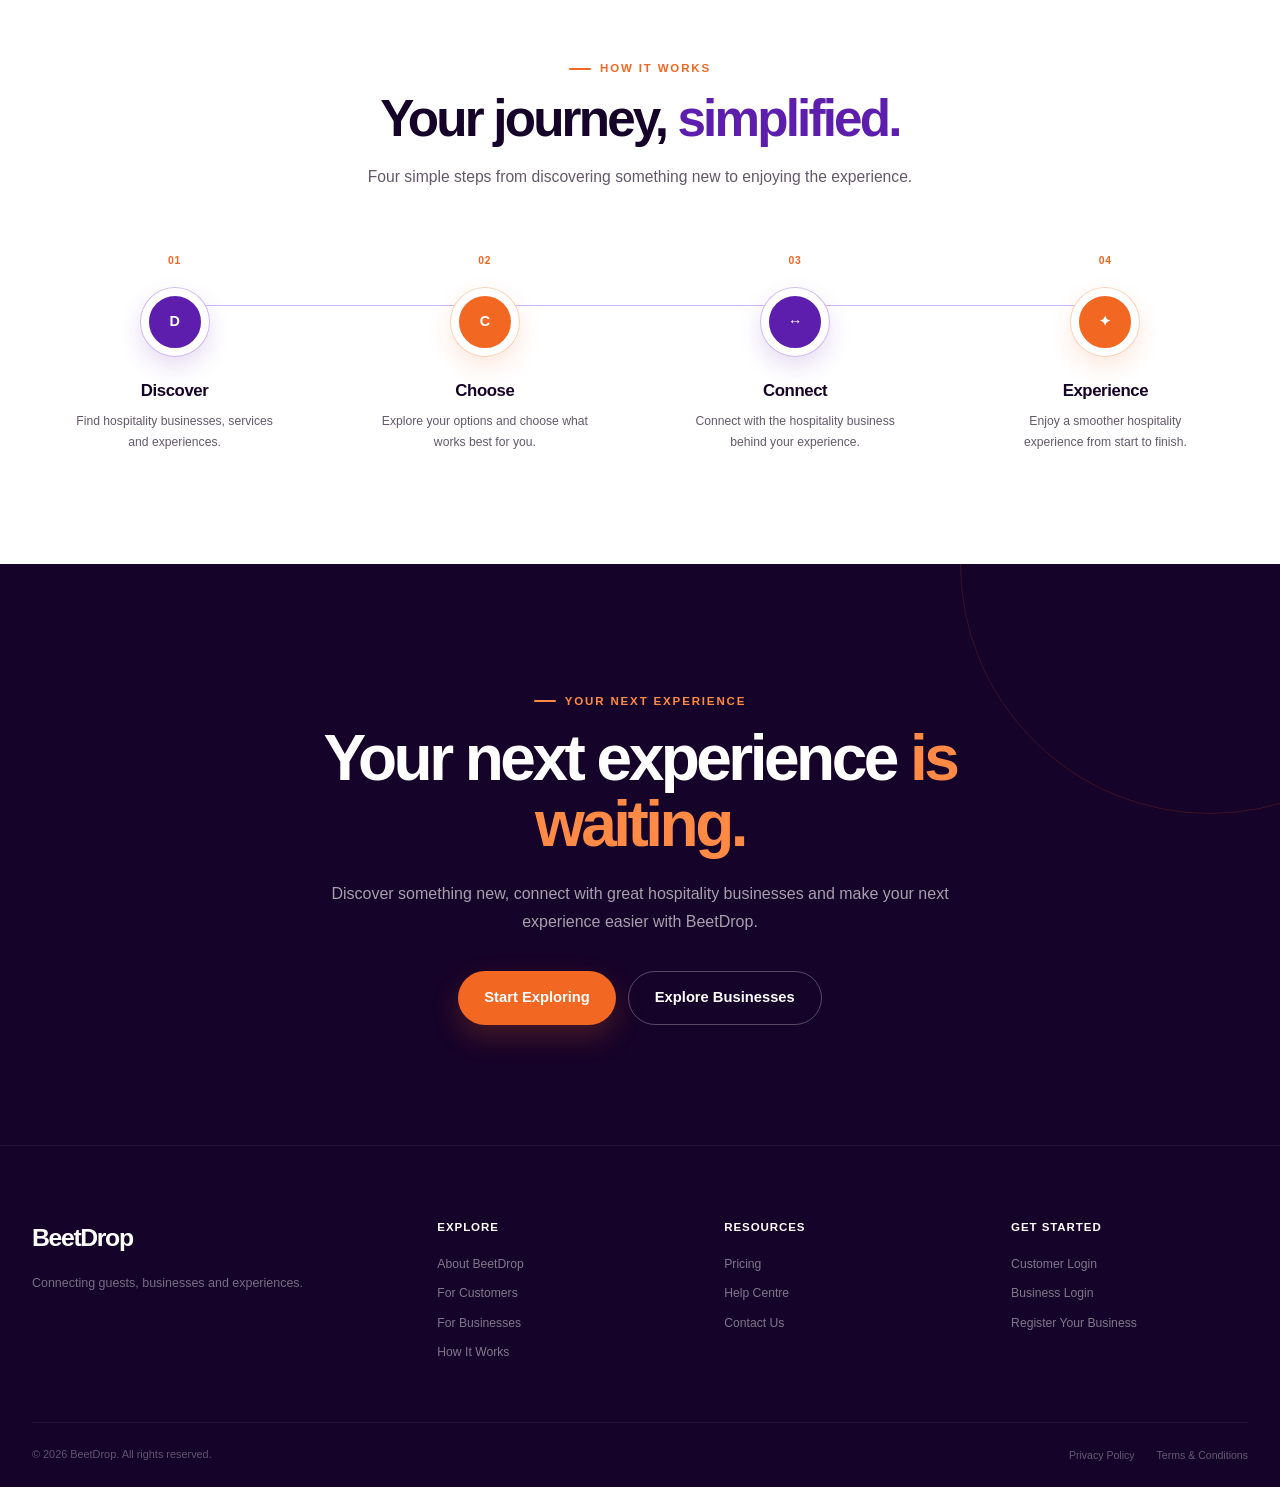
<file: customers.html>
<!DOCTYPE html>
<html lang="en">

<head>
    <meta charset="UTF-8">

    <meta name="viewport" content="width=device-width, initial-scale=1.0">

    <meta name="description"
        content="Discover hotels, restaurants, spas, services and hospitality experiences with BeetDrop.">

    <meta name="keywords" content="BeetDrop, customers, hospitality, hotels, restaurants, spas, experiences">

    <meta name="author" content="BeetDrop">

    <title>Customers | BeetDrop — Hospitality Experiences, Made Easier</title>

    <link rel="stylesheet" href="css/customers.css">
</head>


<body class="customers-page">


    <!-- =====================================================
         HEADER / NAVIGATION
    ====================================================== -->

    <header class="site-header">

        <div class="container nav-container">

            <a href="index.html" class="brand">
                <span class="brand-name">BeetDrop</span>
            </a>


            <button class="mobile-menu-toggle" id="mobileMenuToggle" aria-label="Toggle navigation menu"
                aria-expanded="false">

                <span></span>
                <span></span>
                <span></span>

            </button>


            <nav class="main-navigation" id="mainNavigation">

                <a href="index.html" class="nav-link">
                    Home
                </a>

                <a href="about.html" class="nav-link">
                    About
                </a>

                <a href="customers.html" class="nav-link active">
                    Customers
                </a>

                <a href="businesses.html" class="nav-link">
                    Businesses
                </a>

                <a href="how-it-works.html" class="nav-link">
                    How It Works
                </a>

                <a href="pricing.html" class="nav-link">
                    Pricing
                </a>

                <a href="help.html" class="nav-link">
                    Help
                </a>

                <a href="contact.html" class="nav-link">
                    Contact
                </a>


                <div class="nav-actions">

                    <a href="login.html" class="btn btn-outline">
                        Login
                    </a>

                    <a href="get-started.html" class="btn btn-primary">
                        Get Started
                    </a>

                </div>

            </nav>

        </div>

    </header>


    <main>


        <!-- =====================================================
             CUSTOMER HERO
        ====================================================== -->

        <section class="customer-hero">

            <div class="customer-hero-glow glow-one"></div>
            <div class="customer-hero-glow glow-two"></div>

            <div class="container customer-hero-container">


                <div class="customer-hero-content">

                    <span class="customer-eyebrow">
                        FOR CUSTOMERS
                    </span>

                    <h1>
                        Hospitality
                        <span>experiences,</span>
                        made easier.
                    </h1>

                    <p>
                        Discover places, services and experiences you love
                        through one connected hospitality platform.
                    </p>


                    <div class="customer-hero-actions">

                        <a href="#discover" class="btn btn-primary btn-large">
                            Start Exploring
                        </a>

                        <a href="#how-it-works" class="btn btn-outline btn-large">
                            See How It Works
                        </a>

                    </div>


                    <div class="customer-hero-trust">

                        <span class="trust-dot"></span>

                        <span>
                            Discover. Connect. Experience.
                        </span>

                    </div>

                </div>


                <!-- HERO VISUAL -->

                <div class="customer-hero-visual">

                    <div class="hero-visual-orbit orbit-large"></div>
                    <div class="hero-visual-orbit orbit-small"></div>


                    <div class="customer-discovery-card">

                        <div class="discovery-card-top">

                            <div>
                                <span class="small-label">
                                    DISCOVER NEARBY
                                </span>

                                <strong>
                                    What's your next experience?
                                </strong>
                            </div>

                            <span class="discovery-dot"></span>

                        </div>


                        <div class="discovery-search">

                            <span class="search-icon">
                                ⌕
                            </span>

                            <span>
                                Search hotels, restaurants, spas...
                            </span>

                        </div>


                        <div class="discovery-categories">

                            <span class="category active">
                                All
                            </span>

                            <span class="category">
                                Hotels
                            </span>

                            <span class="category">
                                Dining
                            </span>

                            <span class="category">
                                Spa
                            </span>

                        </div>


                        <div class="discovery-result">

                            <div class="result-image">
                                H
                            </div>

                            <div class="result-content">

                                <strong>
                                    Hospitality Experience
                                </strong>

                                <span>
                                    Discover something special
                                </span>

                                <div class="result-meta">
                                    <span>★ 4.8</span>
                                    <span>•</span>
                                    <span>Nearby</span>
                                </div>

                            </div>

                        </div>

                    </div>


                    <div class="floating-experience experience-one">

                        <span class="floating-icon">
                            H
                        </span>

                        <div>
                            <strong>
                                Hotels
                            </strong>

                            <span>
                                Stay & relax
                            </span>
                        </div>

                    </div>


                    <div class="floating-experience experience-two">

                        <span class="floating-icon orange">
                            R
                        </span>

                        <div>
                            <strong>
                                Restaurants
                            </strong>

                            <span>
                                Eat & enjoy
                            </span>
                        </div>

                    </div>


                </div>

            </div>

        </section>


        <!-- =====================================================
             DISCOVER
        ====================================================== -->

        <section class="customer-section discover-section" id="discover">

            <div class="container">


                <div class="section-heading customer-section-heading">

                    <div>

                        <span class="customer-eyebrow">
                            DISCOVER
                        </span>

                        <h2>
                            Find what
                            <span>you're looking for.</span>
                        </h2>

                    </div>

                    <p>
                        Whether you're planning a stay, looking for somewhere
                        to eat or simply searching for something new,
                        BeetDrop helps you discover hospitality experiences
                        in one place.
                    </p>

                </div>


                <div class="discover-grid">


                    <article class="discover-card discover-card-large">

                        <div class="discover-card-number">
                            01
                        </div>

                        <div class="discover-card-icon">
                            H
                        </div>

                        <span class="discover-label">
                            STAY
                        </span>

                        <h3>
                            Hotels & Accommodation
                        </h3>

                        <p>
                            Find places to stay and discover accommodation
                            options that fit your journey.
                        </p>

                        <a href="#" class="customer-text-link">
                            Explore stays
                            <span>→</span>
                        </a>

                    </article>


                    <article class="discover-card">

                        <div class="discover-card-number">
                            02
                        </div>

                        <div class="discover-card-icon orange">
                            D
                        </div>

                        <span class="discover-label">
                            DINE
                        </span>

                        <h3>
                            Restaurants & Dining
                        </h3>

                        <p>
                            Discover restaurants, dining experiences and
                            places worth experiencing.
                        </p>

                        <a href="#" class="customer-text-link">
                            Discover dining
                            <span>→</span>
                        </a>

                    </article>


                    <article class="discover-card">

                        <div class="discover-card-number">
                            03
                        </div>

                        <div class="discover-card-icon">
                            S
                        </div>

                        <span class="discover-label">
                            RELAX
                        </span>

                        <h3>
                            Spas & Wellness
                        </h3>

                        <p>
                            Find wellness services and relaxing experiences
                            designed to help you slow down.
                        </p>

                        <a href="#" class="customer-text-link">
                            Explore wellness
                            <span>→</span>
                        </a>

                    </article>


                </div>

            </div>

        </section>


        <!-- =====================================================
             EXPLORE
        ====================================================== -->

        <section class="customer-section explore-section">

            <div class="container">

                <div class="explore-layout">


                    <div class="explore-visual">

                        <div class="explore-circle circle-one"></div>
                        <div class="explore-circle circle-two"></div>


                        <div class="explore-center">

                            <span>
                                BEETDROP
                            </span>

                            <strong>
                                EXPLORE
                            </strong>

                            <small>
                                More possibilities.
                            </small>

                        </div>


                        <div class="explore-tag tag-one">
                            Hotels
                        </div>

                        <div class="explore-tag tag-two">
                            Dining
                        </div>

                        <div class="explore-tag tag-three">
                            Wellness
                        </div>

                        <div class="explore-tag tag-four">
                            Experiences
                        </div>

                    </div>


                    <div class="explore-content">

                        <span class="customer-eyebrow">
                            EXPLORE
                        </span>

                        <h2>
                            More places.
                            <span>More possibilities.</span>
                        </h2>

                        <p class="large-copy">
                            Great hospitality experiences can be found
                            everywhere. BeetDrop gives you a simpler way
                            to discover them.
                        </p>

                        <p>
                            Instead of jumping between different platforms,
                            you can explore hospitality businesses and
                            services through one connected environment.
                        </p>


                        <div class="explore-points">

                            <div class="explore-point">

                                <span class="point-number">
                                    01
                                </span>

                                <div>
                                    <strong>
                                        Explore more
                                    </strong>

                                    <span>
                                        Discover different hospitality
                                        options in one place.
                                    </span>
                                </div>

                            </div>


                            <div class="explore-point">

                                <span class="point-number">
                                    02
                                </span>

                                <div>
                                    <strong>
                                        Compare experiences
                                    </strong>

                                    <span>
                                        Find the option that feels right
                                        for you.
                                    </span>
                                </div>

                            </div>


                            <div class="explore-point">

                                <span class="point-number">
                                    03
                                </span>

                                <div>
                                    <strong>
                                        Choose with confidence
                                    </strong>

                                    <span>
                                        Make your next hospitality
                                        experience easier to plan.
                                    </span>
                                </div>

                            </div>

                        </div>

                    </div>

                </div>

            </div>

        </section>


        <!-- =====================================================
             CONNECT
        ====================================================== -->

        <section class="customer-section connect-section">

            <div class="container">


                <div class="connect-layout">


                    <div class="connect-content">

                        <span class="customer-eyebrow">
                            CONNECT
                        </span>

                        <h2>
                            Connect with the
                            <span>business behind the experience.</span>
                        </h2>

                        <p class="large-copy">
                            Hospitality isn't just about finding a place.
                            It's about the people and businesses that make
                            the experience possible.
                        </p>

                        <p>
                            BeetDrop helps bring customers and hospitality
                            businesses closer together, creating a more
                            connected experience from discovery to service.
                        </p>


                        <div class="connection-list">

                            <div class="connection-item">

                                <span class="connection-icon">
                                    01
                                </span>

                                <div>
                                    <strong>
                                        Find the right business
                                    </strong>

                                    <span>
                                        Discover businesses and services
                                        that match what you need.
                                    </span>
                                </div>

                            </div>


                            <div class="connection-item">

                                <span class="connection-icon orange">
                                    02
                                </span>

                                <div>
                                    <strong>
                                        Connect directly
                                    </strong>

                                    <span>
                                        Create a smoother connection
                                        between you and the business.
                                    </span>
                                </div>

                            </div>


                            <div class="connection-item">

                                <span class="connection-icon">
                                    03
                                </span>

                                <div>
                                    <strong>
                                        Enjoy the experience
                                    </strong>

                                    <span>
                                        Let technology stay in the
                                        background while you enjoy
                                        the experience.
                                    </span>
                                </div>

                            </div>

                        </div>

                    </div>


                    <div class="connect-visual">


                        <div class="connection-card">

                            <div class="connection-card-header">

                                <span>
                                    YOUR EXPERIENCE
                                </span>

                                <span class="connection-status">
                                    CONNECTED
                                </span>

                            </div>


                            <div class="connection-business">

                                <div class="business-avatar">
                                    B
                                </div>

                                <div>

                                    <strong>
                                        Hospitality Business
                                    </strong>

                                    <span>
                                        Connected through BeetDrop
                                    </span>

                                </div>

                            </div>


                            <div class="connection-line">

                                <span></span>
                                <div></div>
                                <span class="orange"></span>

                            </div>


                            <div class="connection-customer">

                                <div class="customer-avatar">
                                    G
                                </div>

                                <div>

                                    <strong>
                                        Guest
                                    </strong>

                                    <span>
                                        Your hospitality journey
                                    </span>

                                </div>

                            </div>


                            <div class="connection-card-footer">
                                One connected experience.
                            </div>

                        </div>

                    </div>

                </div>

            </div>

        </section>


        <!-- =====================================================
             EXPERIENCE
        ====================================================== -->

        <section class="customer-experience">

            <div class="container">

                <div class="experience-panel">


                    <div class="experience-content">

                        <span class="customer-eyebrow">
                            EXPERIENCE
                        </span>

                        <h2>
                            Everything
                            <span>comes together.</span>
                        </h2>

                        <p>
                            From the moment you start searching to the
                            moment you enjoy your experience, BeetDrop
                            is designed to make the journey feel simpler.
                        </p>


                        <div class="experience-actions">

                            <a href="#" class="btn btn-light btn-large">
                                Start Exploring
                            </a>

                            <a href="how-it-works.html" class="btn btn-outline-light btn-large">
                                How It Works
                            </a>

                        </div>

                    </div>


                    <div class="experience-visual">

                        <div class="experience-step step-one">
                            <span>01</span>
                            Discover
                        </div>

                        <div class="experience-step step-two">
                            <span>02</span>
                            Choose
                        </div>

                        <div class="experience-step step-three">
                            <span>03</span>
                            Connect
                        </div>

                        <div class="experience-step step-four">
                            <span>04</span>
                            Experience
                        </div>

                        <div class="experience-path"></div>

                    </div>

                </div>

            </div>

        </section>


        <!-- =====================================================
             WHY BEETDROP
        ====================================================== -->

        <section class="customer-section why-section">

            <div class="container">


                <div class="section-heading centered">

                    <span class="customer-eyebrow">
                        WHY BEETDROP
                    </span>

                    <h2>
                        Hospitality should feel
                        <span>simple.</span>
                    </h2>

                    <p>
                        We focus on removing unnecessary complexity so
                        you can spend more time enjoying the experience.
                    </p>

                </div>


                <div class="why-grid">


                    <article class="why-card">

                        <span class="why-number">
                            01
                        </span>

                        <div class="why-icon">
                            +
                        </div>

                        <h3>
                            Simple
                        </h3>

                        <p>
                            A straightforward way to discover and
                            interact with hospitality services.
                        </p>

                    </article>


                    <article class="why-card featured">

                        <span class="why-number">
                            02
                        </span>

                        <div class="why-icon">
                            ↔
                        </div>

                        <h3>
                            Connected
                        </h3>

                        <p>
                            Bring customers, businesses and experiences
                            together through one platform.
                        </p>

                    </article>


                    <article class="why-card">

                        <span class="why-number">
                            03
                        </span>

                        <div class="why-icon">
                            ✦
                        </div>

                        <h3>
                            Convenient
                        </h3>

                        <p>
                            Spend less time searching and more time
                            enjoying the experiences that matter.
                        </p>

                    </article>


                </div>

            </div>

        </section>


        <!-- =====================================================
             HOW IT WORKS
        ====================================================== -->

        <section class="customer-section customer-how" id="how-it-works">

            <div class="container">


                <div class="section-heading centered">

                    <span class="customer-eyebrow">
                        HOW IT WORKS
                    </span>

                    <h2>
                        Your journey,
                        <span>simplified.</span>
                    </h2>

                    <p>
                        Four simple steps from discovering something
                        new to enjoying the experience.
                    </p>

                </div>


                <div class="customer-journey">


                    <div class="journey-line"></div>


                    <div class="journey-step">

                        <span class="journey-number">
                            01
                        </span>

                        <div class="journey-icon">
                            D
                        </div>

                        <h3>
                            Discover
                        </h3>

                        <p>
                            Find hospitality businesses, services
                            and experiences.
                        </p>

                    </div>


                    <div class="journey-step">

                        <span class="journey-number">
                            02
                        </span>

                        <div class="journey-icon orange">
                            C
                        </div>

                        <h3>
                            Choose
                        </h3>

                        <p>
                            Explore your options and choose what
                            works best for you.
                        </p>

                    </div>


                    <div class="journey-step">

                        <span class="journey-number">
                            03
                        </span>

                        <div class="journey-icon">
                            ↔
                        </div>

                        <h3>
                            Connect
                        </h3>

                        <p>
                            Connect with the hospitality business
                            behind your experience.
                        </p>

                    </div>


                    <div class="journey-step">

                        <span class="journey-number">
                            04
                        </span>

                        <div class="journey-icon orange">
                            ✦
                        </div>

                        <h3>
                            Experience
                        </h3>

                        <p>
                            Enjoy a smoother hospitality experience
                            from start to finish.
                        </p>

                    </div>


                </div>

            </div>

        </section>


        <!-- =====================================================
             FINAL CTA
        ====================================================== -->

        <section class="customer-final-cta">

            <div class="customer-cta-glow"></div>

            <div class="container">

                <div class="customer-final-content">

                    <span class="customer-eyebrow">
                        YOUR NEXT EXPERIENCE
                    </span>

                    <h2>
                        Your next experience
                        <span>is waiting.</span>
                    </h2>

                    <p>
                        Discover something new, connect with great
                        hospitality businesses and make your next
                        experience easier with BeetDrop.
                    </p>


                    <div class="customer-final-actions">

                        <a href="#" class="btn btn-primary btn-large">
                            Start Exploring
                        </a>

                        <a href="businesses.html" class="btn btn-outline-light btn-large">
                            Explore Businesses
                        </a>

                    </div>

                </div>

            </div>

        </section>

    </main>


    <!-- =====================================================
         FOOTER
    ====================================================== -->

    <footer class="site-footer">

        <div class="container">

            <div class="footer-main">


                <div class="footer-brand">

                    <a href="index.html" class="brand">
                        <span class="brand-name">
                            BeetDrop
                        </span>
                    </a>

                    <p>
                        Connecting guests, businesses
                        and experiences.
                    </p>

                </div>


                <div class="footer-column">

                    <h4>
                        Explore
                    </h4>

                    <a href="about.html">
                        About BeetDrop
                    </a>

                    <a href="customers.html">
                        For Customers
                    </a>

                    <a href="businesses.html">
                        For Businesses
                    </a>

                    <a href="how-it-works.html">
                        How It Works
                    </a>

                </div>


                <div class="footer-column">

                    <h4>
                        Resources
                    </h4>

                    <a href="pricing.html">
                        Pricing
                    </a>

                    <a href="help.html">
                        Help Centre
                    </a>

                    <a href="contact.html">
                        Contact Us
                    </a>

                </div>


                <div class="footer-column">

                    <h4>
                        Get Started
                    </h4>

                    <a href="#">
                        Customer Login
                    </a>

                    <a href="#">
                        Business Login
                    </a>

                    <a href="businesses.html">
                        Register Your Business
                    </a>

                </div>


            </div>


            <div class="footer-bottom">

                <p>
                    © 2026 BeetDrop. All rights reserved.
                </p>


                <div class="footer-legal">

                    <a href="#">
                        Privacy Policy
                    </a>

                    <a href="#">
                        Terms & Conditions
                    </a>

                </div>

            </div>

        </div>

    </footer>


    <script src="js/main.js"></script>

</body>

</html>
</file>
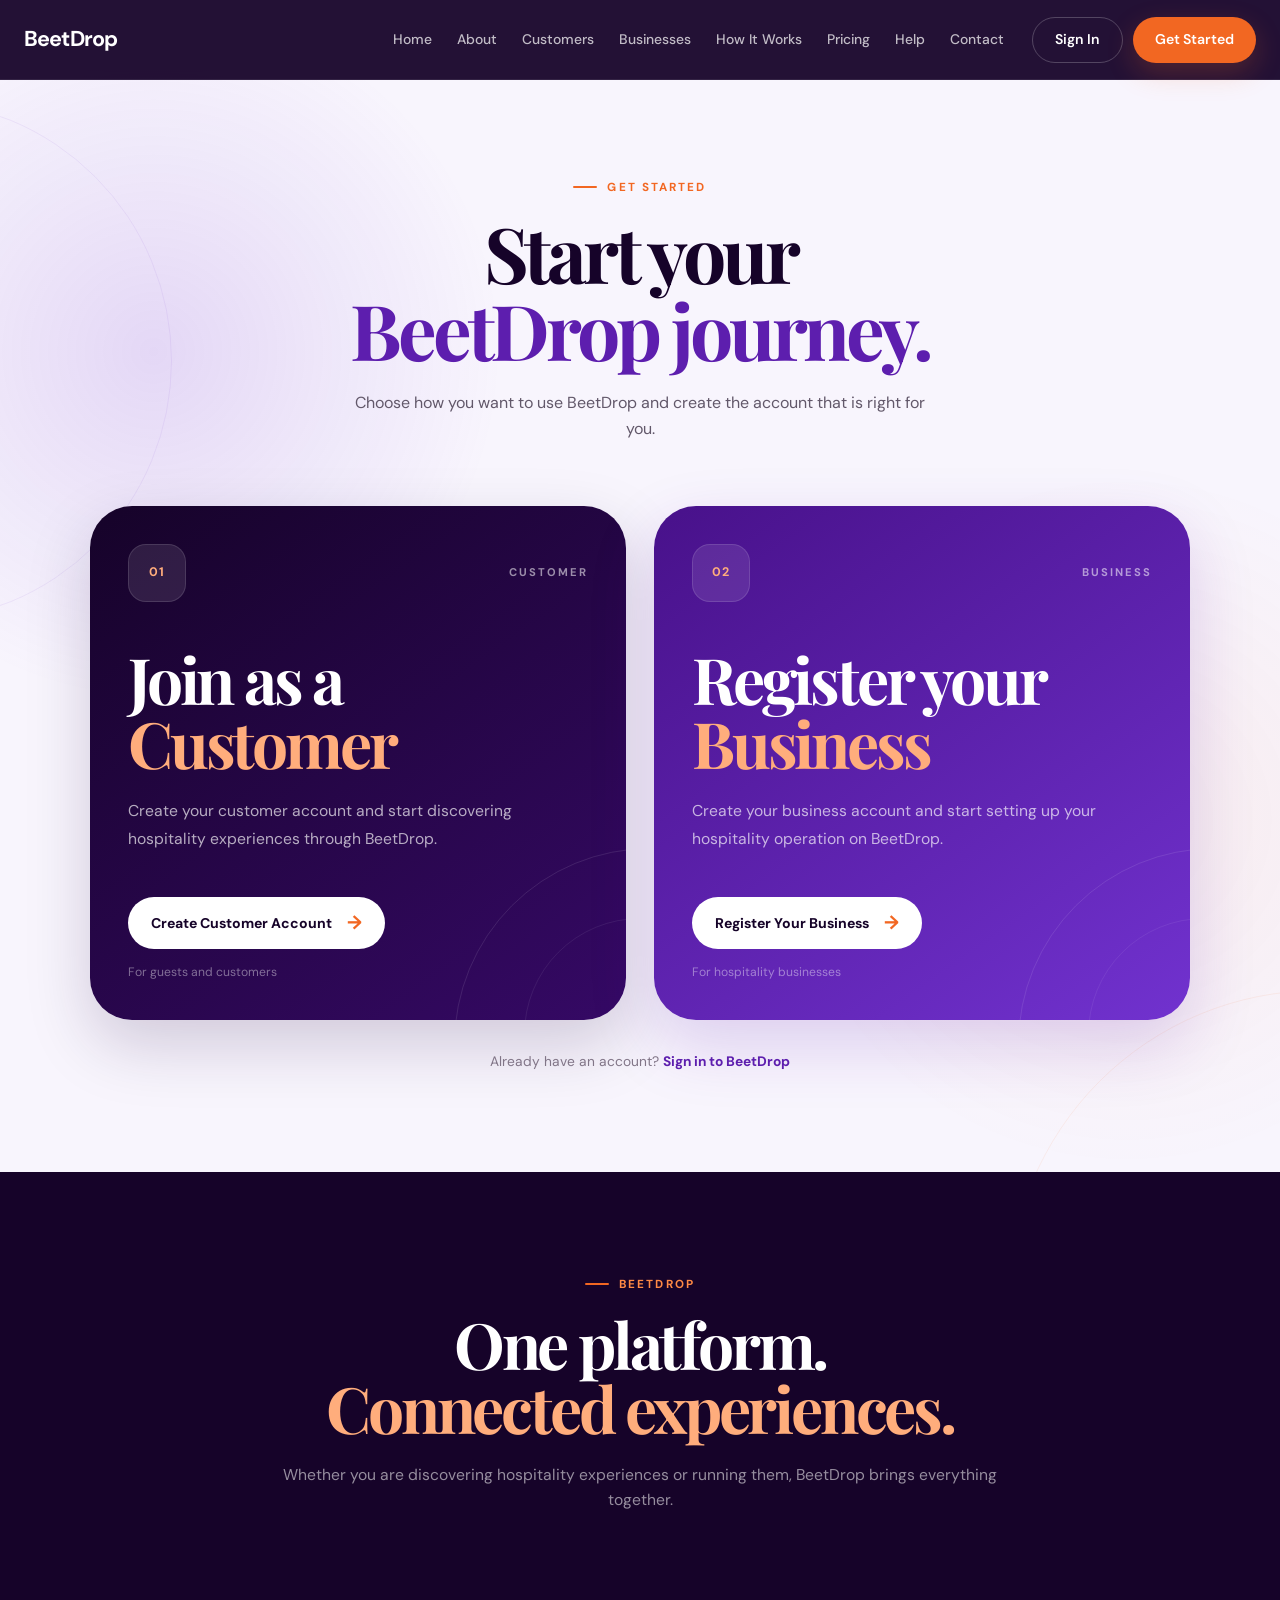
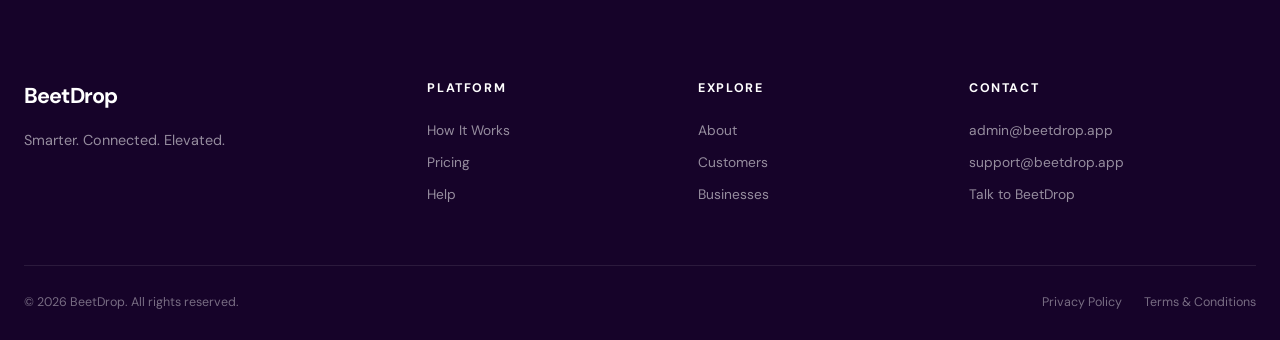
<file: get-started.html>
<!DOCTYPE html>
<html lang="en">

<head>
    <meta charset="UTF-8">
    <meta name="viewport" content="width=device-width, initial-scale=1.0">

    <title>Get Started | BeetDrop</title>

    <meta name="description"
        content="Get started with BeetDrop. Create a customer account or register your hospitality business.">

    <link rel="preconnect" href="https://fonts.googleapis.com">
    <link rel="preconnect" href="https://fonts.gstatic.com" crossorigin>

    <link
        href="https://fonts.googleapis.com/css2?family=DM+Sans:wght@400;500;600;700&family=Playfair+Display:wght@500;600;700&display=swap"
        rel="stylesheet">

    <link rel="stylesheet" href="css/get-started.css">
</head>

<body>

    <!-- =========================
         HEADER
    ========================== -->
    <header class="site-header">

        <div class="container nav-container">

            <a href="index.html" class="brand" aria-label="BeetDrop home">
                <span class="brand-name">BeetDrop</span>
            </a>

            <nav class="main-navigation" id="mainNavigation">

                <a href="index.html" class="nav-link">
                    Home
                </a>

                <a href="about.html" class="nav-link">
                    About
                </a>

                <a href="customers.html" class="nav-link">
                    Customers
                </a>

                <a href="businesses.html" class="nav-link">
                    Businesses
                </a>

                <a href="how-it-works.html" class="nav-link">
                    How It Works
                </a>

                <a href="pricing.html" class="nav-link">
                    Pricing
                </a>

                <a href="help.html" class="nav-link">
                    Help
                </a>

                <a href="contact.html" class="nav-link">
                    Contact
                </a>

            </nav>

            <div class="nav-actions">

                <a href="login.html" class="btn btn-outline">
                    Sign In
                </a>

                <a href="get-started.html" class="btn btn-primary active-get-started">
                    Get Started
                </a>

            </div>

            <button class="mobile-menu-toggle" id="mobileMenuToggle" type="button" aria-label="Toggle navigation"
                aria-expanded="false" aria-controls="mainNavigation">
                <span></span>
                <span></span>
                <span></span>
            </button>

        </div>

    </header>


    <main>

        <!-- =========================
             GET STARTED HERO
        ========================== -->
        <section class="getting-started-section">

            <div class="container">

                <div class="getting-started-intro">

                    <span class="section-eyebrow">
                        GET STARTED
                    </span>

                    <h1>
                        Start your
                        <span>BeetDrop journey.</span>
                    </h1>

                    <p>
                        Choose how you want to use BeetDrop and create
                        the account that is right for you.
                    </p>

                </div>


                <!-- =========================
                     REGISTRATION CARDS
                ========================== -->
                <div class="registration-grid">

                    <!-- CUSTOMER -->
                    <article class="registration-card customer-card">

                        <div class="registration-card-top">

                            <div class="registration-icon">
                                <span>01</span>
                            </div>

                            <span class="registration-label">
                                CUSTOMER
                            </span>

                        </div>


                        <div class="registration-content">

                            <h2>
                                Join as a
                                <span>Customer</span>
                            </h2>

                            <p>
                                Create your customer account and start
                                discovering hospitality experiences through
                                BeetDrop.
                            </p>

                        </div>


                        <div class="registration-bottom">

                            <a href="#" class="registration-button">
                                Create Customer Account
                                <span>→</span>
                            </a>

                            <span class="registration-note">
                                For guests and customers
                            </span>

                        </div>

                    </article>


                    <!-- BUSINESS -->
                    <article class="registration-card business-card">

                        <div class="registration-card-top">

                            <div class="registration-icon">
                                <span>02</span>
                            </div>

                            <span class="registration-label">
                                BUSINESS
                            </span>

                        </div>


                        <div class="registration-content">

                            <h2>
                                Register your
                                <span>Business</span>
                            </h2>

                            <p>
                                Create your business account and start
                                setting up your hospitality operation
                                on BeetDrop.
                            </p>

                        </div>


                        <div class="registration-bottom">

                            <a href="#" class="registration-button">
                                Register Your Business
                                <span>→</span>
                            </a>

                            <span class="registration-note">
                                For hospitality businesses
                            </span>

                        </div>

                    </article>

                </div>


                <!-- =========================
                     EXISTING ACCOUNT
                ========================== -->
                <div class="existing-account">

                    <p>
                        Already have an account?
                        <a href="login.html">
                            Sign in to BeetDrop
                        </a>
                    </p>

                </div>

            </div>

        </section>


        <!-- =========================
             FINAL CTA
        ========================== -->
        <section class="getting-started-cta">

            <div class="container">

                <div class="getting-started-cta-inner">

                    <span class="section-eyebrow">
                        BEETDROP
                    </span>

                    <h2>
                        One platform.
                        <span>Connected experiences.</span>
                    </h2>

                    <p>
                        Whether you are discovering hospitality experiences
                        or running them, BeetDrop brings everything together.
                    </p>

                </div>

            </div>

        </section>

    </main>


    <!-- =========================
         FOOTER
    ========================== -->
    <footer class="site-footer">

        <div class="container">

            <div class="footer-main">

                <div class="footer-brand">

                    <a href="index.html" class="brand footer-brand-link">
                        <span class="brand-name">
                            BeetDrop
                        </span>
                    </a>

                    <p>
                        Smarter. Connected. Elevated.
                    </p>

                </div>


                <div class="footer-column">

                    <h3>Platform</h3>

                    <a href="how-it-works.html">
                        How It Works
                    </a>

                    <a href="pricing.html">
                        Pricing
                    </a>

                    <a href="help.html">
                        Help
                    </a>

                </div>


                <div class="footer-column">

                    <h3>Explore</h3>

                    <a href="about.html">
                        About
                    </a>

                    <a href="customers.html">
                        Customers
                    </a>

                    <a href="businesses.html">
                        Businesses
                    </a>

                </div>


                <div class="footer-column">

                    <h3>Contact</h3>

                    <a href="mailto:admin@beetdrop.app">
                        admin@beetdrop.app
                    </a>

                    <a href="mailto:support@beetdrop.app">
                        support@beetdrop.app
                    </a>

                    <a href="contact.html">
                        Talk to BeetDrop
                    </a>

                </div>

            </div>


            <div class="footer-bottom">

                <p>
                    © 2026 BeetDrop. All rights reserved.
                </p>

                <div class="footer-legal">

                    <a href="#">
                        Privacy Policy
                    </a>

                    <a href="#">
                        Terms &amp; Conditions
                    </a>

                </div>

            </div>

        </div>

    </footer>


    <script src="js/main.js"></script>

</body>

</html>
</file>
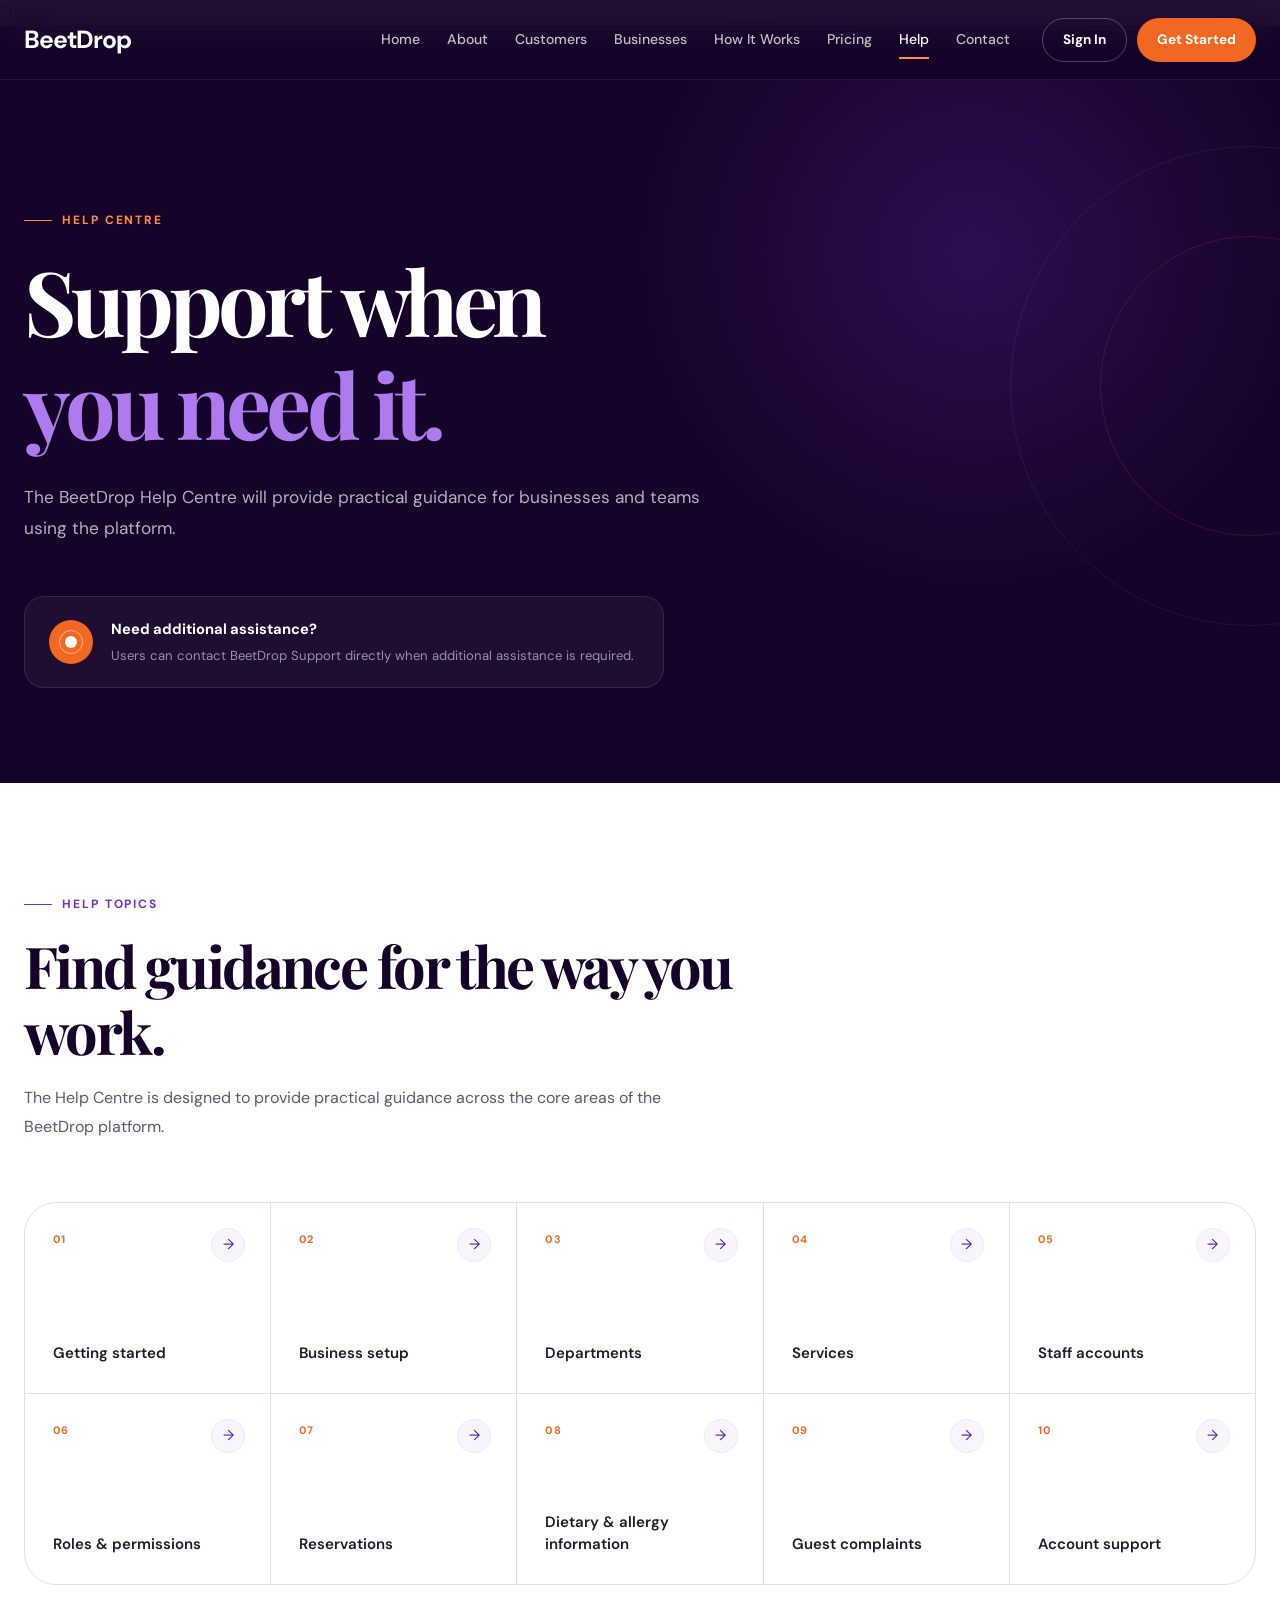
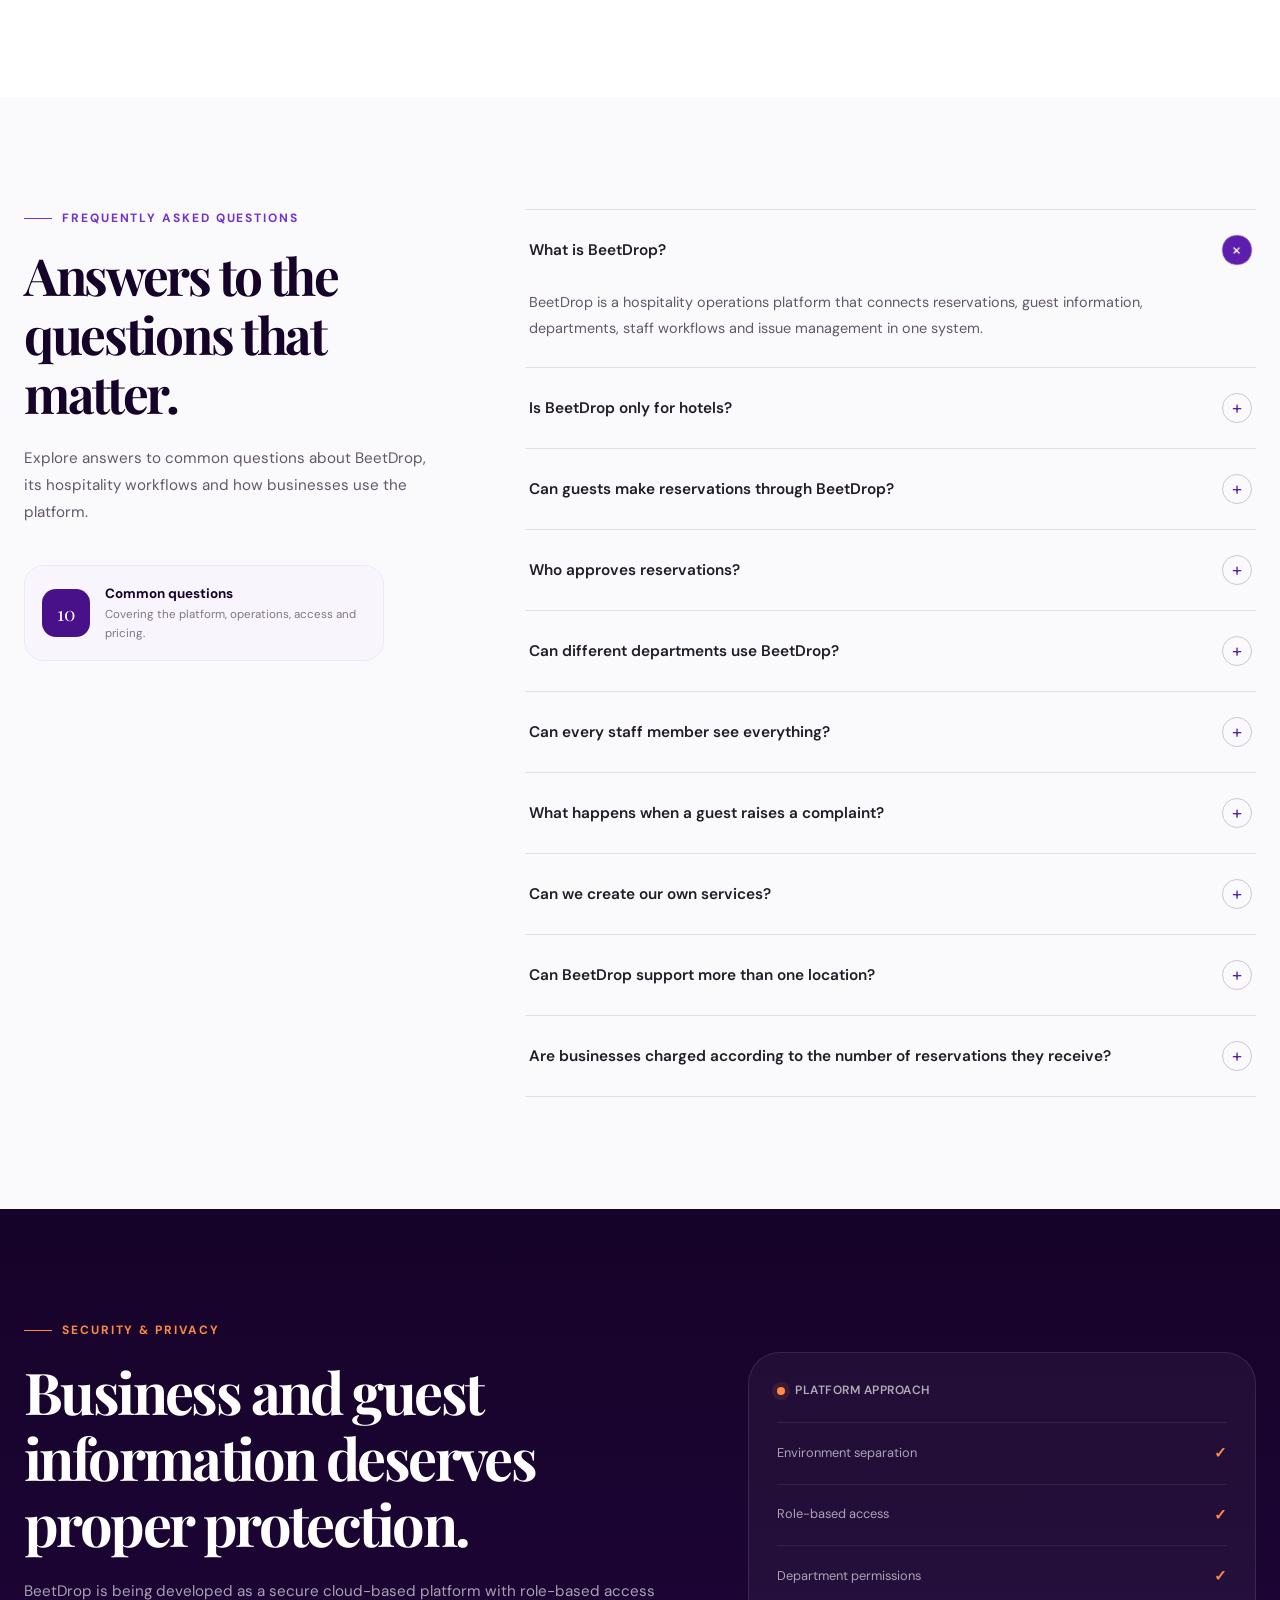
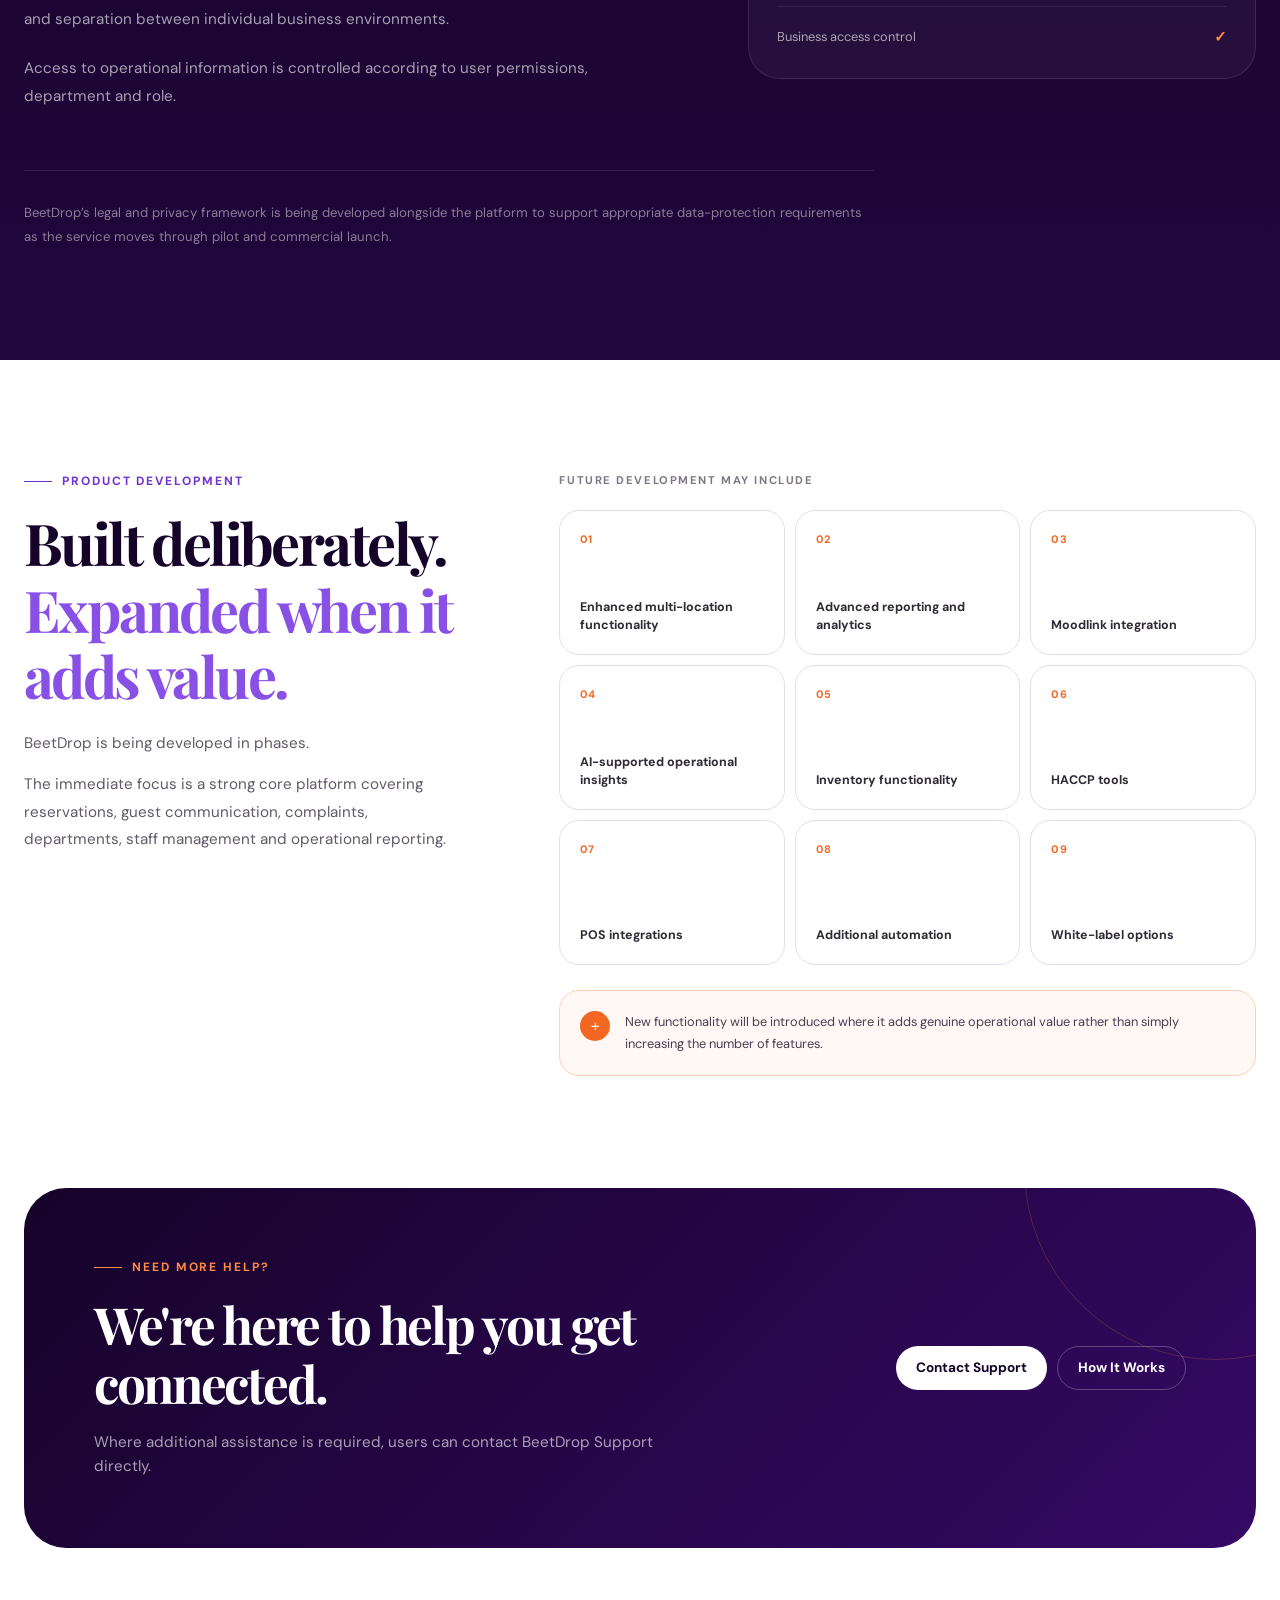
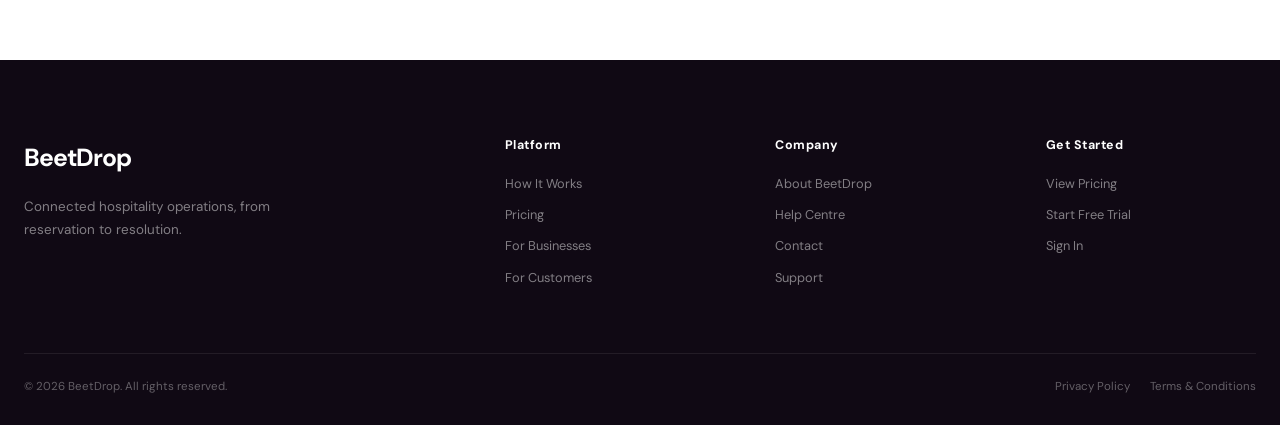
<file: help.html>
```html
<!DOCTYPE html>
<html lang="en">

<head>
    <meta charset="UTF-8">
    <meta name="viewport" content="width=device-width, initial-scale=1.0">
    <title>Help Centre | BeetDrop</title>
    <meta name="description" content="Find practical guidance and answers for businesses and teams using BeetDrop.">
    <link rel="preconnect" href="https://fonts.googleapis.com">
    <link rel="preconnect" href="https://fonts.gstatic.com" crossorigin>

    <link
        href="https://fonts.googleapis.com/css2?family=DM+Sans:wght@400;500;600;700&family=Playfair+Display:wght@500;600;700&display=swap"
        rel="stylesheet">

    <link rel="stylesheet" href="css/help.css">
</head>

<body>

    <!-- =========================
         HEADER
    ========================== -->

    <header class="site-header">
        <div class="container nav-container">

            <a href="index.html" class="brand" aria-label="BeetDrop Home">
                <span class="brand-name">BeetDrop</span>
            </a>

            <nav class="main-navigation" id="mainNavigation">
                <a href="index.html" class="nav-link">
                    Home
                </a>

                <a href="about.html" class="nav-link">
                    About
                </a>

                <a href="customers.html" class="nav-link">
                    Customers
                </a>

                <a href="businesses.html" class="nav-link">
                    Businesses
                </a>

                <a href="how-it-works.html" class="nav-link">
                    How It Works
                </a>

                <a href="pricing.html" class="nav-link">
                    Pricing
                </a>

                <a href="help.html" class="nav-link active">
                    Help
                </a>

                <a href="contact.html" class="nav-link">
                    Contact
                </a>
            </nav>

            <div class="nav-actions">

                <a href="login.html" class="btn btn-outline">
                    Sign In
                </a>

                <a href="get-started.html" class="btn btn-primary">
                    Get Started
                </a>

            </div>

            <button class="mobile-menu-toggle" id="mobileMenuToggle" type="button" aria-label="Toggle navigation"
                aria-expanded="false">
                <span></span>
                <span></span>
                <span></span>
            </button>

        </div>
    </header>


    <main>

        <!-- =========================
             HERO
        ========================== -->

        <section class="help-hero">

            <div class="hero-orbit hero-orbit-one"></div>
            <div class="hero-orbit hero-orbit-two"></div>

            <div class="container">

                <div class="hero-content">

                    <span class="section-eyebrow">
                        HELP CENTRE
                    </span>

                    <h1>
                        Support when
                        <span>you need it.</span>
                    </h1>

                    <p>
                        The BeetDrop Help Centre will provide practical
                        guidance for businesses and teams using the platform.
                    </p>

                </div>


                <div class="hero-support-card">

                    <div class="support-card-icon">
                        <span></span>
                    </div>

                    <div>
                        <strong>
                            Need additional assistance?
                        </strong>

                        <p>
                            Users can contact BeetDrop Support directly
                            when additional assistance is required.
                        </p>
                    </div>

                </div>

            </div>

        </section>


        <!-- =========================
             HELP TOPICS
        ========================== -->

        <section class="topics-section section-light">

            <div class="container">

                <div class="section-heading">

                    <span class="section-eyebrow">
                        HELP TOPICS
                    </span>

                    <h2>
                        Find guidance for the way you work.
                    </h2>

                    <p>
                        The Help Centre is designed to provide practical
                        guidance across the core areas of the BeetDrop
                        platform.
                    </p>

                </div>


                <div class="topic-grid">

                    <article class="topic-card">
                        <span class="topic-number">01</span>
                        <div class="topic-icon">→</div>
                        <h3>Getting started</h3>
                    </article>

                    <article class="topic-card">
                        <span class="topic-number">02</span>
                        <div class="topic-icon">→</div>
                        <h3>Business setup</h3>
                    </article>

                    <article class="topic-card">
                        <span class="topic-number">03</span>
                        <div class="topic-icon">→</div>
                        <h3>Departments</h3>
                    </article>

                    <article class="topic-card">
                        <span class="topic-number">04</span>
                        <div class="topic-icon">→</div>
                        <h3>Services</h3>
                    </article>

                    <article class="topic-card">
                        <span class="topic-number">05</span>
                        <div class="topic-icon">→</div>
                        <h3>Staff accounts</h3>
                    </article>

                    <article class="topic-card">
                        <span class="topic-number">06</span>
                        <div class="topic-icon">→</div>
                        <h3>Roles &amp; permissions</h3>
                    </article>

                    <article class="topic-card">
                        <span class="topic-number">07</span>
                        <div class="topic-icon">→</div>
                        <h3>Reservations</h3>
                    </article>

                    <article class="topic-card">
                        <span class="topic-number">08</span>
                        <div class="topic-icon">→</div>
                        <h3>
                            Dietary &amp; allergy information
                        </h3>
                    </article>

                    <article class="topic-card">
                        <span class="topic-number">09</span>
                        <div class="topic-icon">→</div>
                        <h3>Guest complaints</h3>
                    </article>

                    <article class="topic-card">
                        <span class="topic-number">10</span>
                        <div class="topic-icon">→</div>
                        <h3>Account support</h3>
                    </article>

                </div>

            </div>

        </section>


        <!-- =========================
             FAQ
        ========================== -->

        <section class="faq-section section-soft">

            <div class="container">

                <div class="faq-layout">

                    <div class="faq-intro">

                        <span class="section-eyebrow">
                            FREQUENTLY ASKED QUESTIONS
                        </span>

                        <h2>
                            Answers to the questions
                            that matter.
                        </h2>

                        <p>
                            Explore answers to common questions about
                            BeetDrop, its hospitality workflows and
                            how businesses use the platform.
                        </p>

                        <div class="faq-side-note">

                            <span class="faq-side-number">
                                10
                            </span>

                            <div>
                                <strong>
                                    Common questions
                                </strong>

                                <p>
                                    Covering the platform, operations,
                                    access and pricing.
                                </p>
                            </div>

                        </div>

                    </div>


                    <div class="faq-list">


                        <!-- FAQ 01 -->

                        <article class="faq-item active">

                            <button class="faq-question" type="button" aria-expanded="true">
                                <span>
                                    What is BeetDrop?
                                </span>

                                <span class="faq-toggle">
                                    +
                                </span>
                            </button>

                            <div class="faq-answer">
                                <p>
                                    BeetDrop is a hospitality operations
                                    platform that connects reservations,
                                    guest information, departments, staff
                                    workflows and issue management in one
                                    system.
                                </p>
                            </div>

                        </article>


                        <!-- FAQ 02 -->

                        <article class="faq-item">

                            <button class="faq-question" type="button" aria-expanded="false">
                                <span>
                                    Is BeetDrop only for hotels?
                                </span>

                                <span class="faq-toggle">
                                    +
                                </span>
                            </button>

                            <div class="faq-answer">
                                <p>
                                    No. BeetDrop is designed for hotels,
                                    restaurants, guest houses, B&amp;Bs,
                                    resorts, cafés, pubs and other
                                    hospitality operations.
                                </p>
                            </div>

                        </article>


                        <!-- FAQ 03 -->

                        <article class="faq-item">

                            <button class="faq-question" type="button" aria-expanded="false">
                                <span>
                                    Can guests make reservations
                                    through BeetDrop?
                                </span>

                                <span class="faq-toggle">
                                    +
                                </span>
                            </button>

                            <div class="faq-answer">
                                <p>
                                    Yes. Guests can make reservations and
                                    provide relevant information including
                                    dietary requirements, allergies and
                                    special requests.
                                </p>
                            </div>

                        </article>


                        <!-- FAQ 04 -->

                        <article class="faq-item">

                            <button class="faq-question" type="button" aria-expanded="false">
                                <span>
                                    Who approves reservations?
                                </span>

                                <span class="faq-toggle">
                                    +
                                </span>
                            </button>

                            <div class="faq-answer">
                                <p>
                                    Reception is the central approval point
                                    for guest reservations.
                                </p>
                            </div>

                        </article>


                        <!-- FAQ 05 -->

                        <article class="faq-item">

                            <button class="faq-question" type="button" aria-expanded="false">
                                <span>
                                    Can different departments use
                                    BeetDrop?
                                </span>

                                <span class="faq-toggle">
                                    +
                                </span>
                            </button>

                            <div class="faq-answer">
                                <p>
                                    Yes. BeetDrop supports core hospitality
                                    departments including Reception, Food
                                    &amp; Beverage, Kitchen, Housekeeping
                                    and Maintenance.
                                </p>

                                <p>
                                    Businesses can also create additional
                                    departments to suit their operation.
                                </p>
                            </div>

                        </article>


                        <!-- FAQ 06 -->

                        <article class="faq-item">

                            <button class="faq-question" type="button" aria-expanded="false">
                                <span>
                                    Can every staff member see everything?
                                </span>

                                <span class="faq-toggle">
                                    +
                                </span>
                            </button>

                            <div class="faq-answer">

                                <p class="answer-highlight">
                                    No.
                                </p>

                                <p>
                                    Access is determined by role and
                                    department so staff can access the
                                    information relevant to their
                                    responsibilities while Management
                                    retains wider oversight.
                                </p>

                            </div>

                        </article>


                        <!-- FAQ 07 -->

                        <article class="faq-item">

                            <button class="faq-question" type="button" aria-expanded="false">
                                <span>
                                    What happens when a guest raises
                                    a complaint?
                                </span>

                                <span class="faq-toggle">
                                    +
                                </span>
                            </button>

                            <div class="faq-answer">

                                <p>
                                    Reception receives the guest
                                    communication, the relevant department
                                    is notified and Management can assign
                                    responsibility where required.
                                </p>

                                <p>
                                    The issue is then tracked through to
                                    resolution.
                                </p>

                            </div>

                        </article>


                        <!-- FAQ 08 -->

                        <article class="faq-item">

                            <button class="faq-question" type="button" aria-expanded="false">
                                <span>
                                    Can we create our own services?
                                </span>

                                <span class="faq-toggle">
                                    +
                                </span>
                            </button>

                            <div class="faq-answer">

                                <p>
                                    Yes.
                                </p>

                                <p>
                                    Businesses can create and manage
                                    services according to their operation,
                                    including restaurants, spas, private
                                    dining, leisure facilities and other
                                    bookable services.
                                </p>

                            </div>

                        </article>


                        <!-- FAQ 09 -->

                        <article class="faq-item">

                            <button class="faq-question" type="button" aria-expanded="false">
                                <span>
                                    Can BeetDrop support more than
                                    one location?
                                </span>

                                <span class="faq-toggle">
                                    +
                                </span>
                            </button>

                            <div class="faq-answer">

                                <p>
                                    Yes.
                                </p>

                                <p>
                                    Multi-location functionality is
                                    available for businesses operating
                                    across multiple properties or venues.
                                </p>

                            </div>

                        </article>


                        <!-- FAQ 10 -->

                        <article class="faq-item">

                            <button class="faq-question" type="button" aria-expanded="false">
                                <span>
                                    Are businesses charged according
                                    to the number of reservations
                                    they receive?
                                </span>

                                <span class="faq-toggle">
                                    +
                                </span>
                            </button>

                            <div class="faq-answer">

                                <p>
                                    No.
                                </p>

                                <p>
                                    BeetDrop pricing is based on the
                                    business and its operational
                                    requirements rather than the volume
                                    of reservations or complaints
                                    processed.
                                </p>

                            </div>

                        </article>

                    </div>

                </div>

            </div>

        </section>


        <!-- =========================
             SECURITY & PRIVACY
        ========================== -->

        <section class="security-section section-dark">

            <div class="container">

                <div class="security-layout">

                    <div class="security-content">

                        <span class="section-eyebrow orange-eyebrow">
                            SECURITY &amp; PRIVACY
                        </span>

                        <h2>
                            Business and guest information
                            deserves proper protection.
                        </h2>

                        <p>
                            BeetDrop is being developed as a secure
                            cloud-based platform with role-based access
                            and separation between individual business
                            environments.
                        </p>

                        <p>
                            Access to operational information is controlled
                            according to user permissions, department
                            and role.
                        </p>

                    </div>


                    <div class="security-panel">

                        <div class="security-panel-top">
                            <span class="security-status"></span>

                            <span>
                                Platform approach
                            </span>
                        </div>

                        <div class="security-lines">

                            <div class="security-line">
                                <span>
                                    Environment separation
                                </span>

                                <strong>
                                    ✓
                                </strong>
                            </div>

                            <div class="security-line">
                                <span>
                                    Role-based access
                                </span>

                                <strong>
                                    ✓
                                </strong>
                            </div>

                            <div class="security-line">
                                <span>
                                    Department permissions
                                </span>

                                <strong>
                                    ✓
                                </strong>
                            </div>

                            <div class="security-line">
                                <span>
                                    Business access control
                                </span>

                                <strong>
                                    ✓
                                </strong>
                            </div>

                        </div>

                    </div>

                </div>


                <div class="security-framework">

                    <p>
                        BeetDrop’s legal and privacy framework is being
                        developed alongside the platform to support
                        appropriate data-protection requirements as the
                        service moves through pilot and commercial launch.
                    </p>

                </div>

            </div>

        </section>


        <!-- =========================
             PRODUCT DEVELOPMENT
        ========================== -->

        <section class="development-section section-light">

            <div class="container">

                <div class="development-layout">

                    <div class="development-intro">

                        <span class="section-eyebrow">
                            PRODUCT DEVELOPMENT
                        </span>

                        <h2>
                            Built deliberately.
                            <span>
                                Expanded when it adds value.
                            </span>
                        </h2>

                        <p>
                            BeetDrop is being developed in phases.
                        </p>

                        <p>
                            The immediate focus is a strong core platform
                            covering reservations, guest communication,
                            complaints, departments, staff management
                            and operational reporting.
                        </p>

                    </div>


                    <div class="development-content">

                        <div class="development-label">
                            FUTURE DEVELOPMENT MAY INCLUDE
                        </div>


                        <div class="future-grid">

                            <div class="future-item">
                                <span>01</span>
                                <strong>
                                    Enhanced multi-location
                                    functionality
                                </strong>
                            </div>

                            <div class="future-item">
                                <span>02</span>
                                <strong>
                                    Advanced reporting and analytics
                                </strong>
                            </div>

                            <div class="future-item">
                                <span>03</span>
                                <strong>
                                    Moodlink integration
                                </strong>
                            </div>

                            <div class="future-item">
                                <span>04</span>
                                <strong>
                                    AI-supported operational insights
                                </strong>
                            </div>

                            <div class="future-item">
                                <span>05</span>
                                <strong>
                                    Inventory functionality
                                </strong>
                            </div>

                            <div class="future-item">
                                <span>06</span>
                                <strong>
                                    HACCP tools
                                </strong>
                            </div>

                            <div class="future-item">
                                <span>07</span>
                                <strong>
                                    POS integrations
                                </strong>
                            </div>

                            <div class="future-item">
                                <span>08</span>
                                <strong>
                                    Additional automation
                                </strong>
                            </div>

                            <div class="future-item">
                                <span>09</span>
                                <strong>
                                    White-label options
                                </strong>
                            </div>

                        </div>


                        <div class="development-note">

                            <span class="development-note-icon">
                                +
                            </span>

                            <p>
                                New functionality will be introduced
                                where it adds genuine operational value
                                rather than simply increasing the number
                                of features.
                            </p>

                        </div>

                    </div>

                </div>

            </div>

        </section>


        <!-- =========================
             FINAL CTA
        ========================== -->

        <section class="help-cta">

            <div class="container">

                <div class="cta-card">

                    <div class="cta-content">

                        <span class="section-eyebrow orange-eyebrow">
                            NEED MORE HELP?
                        </span>

                        <h2>
                            We're here to help you
                            get connected.
                        </h2>

                        <p>
                            Where additional assistance is required,
                            users can contact BeetDrop Support directly.
                        </p>

                    </div>


                    <div class="cta-actions">

                        <a href="#" class="btn btn-white">
                            Contact Support
                        </a>

                        <a href="how-it-works.html" class="btn btn-ghost-white">
                            How It Works
                        </a>

                    </div>

                </div>

            </div>

        </section>

    </main>


    <!-- =========================
         FOOTER
    ========================== -->

    <footer class="site-footer">

        <div class="container">

            <div class="footer-main">

                <div class="footer-brand">

                    <a href="index.html" class="brand footer-logo">
                        <span class="brand-name">
                            BeetDrop
                        </span>
                    </a>

                    <p>
                        Connected hospitality operations,
                        from reservation to resolution.
                    </p>

                </div>


                <div class="footer-column">

                    <h3>Platform</h3>

                    <a href="how-it-works.html">
                        How It Works
                    </a>

                    <a href="pricing.html">
                        Pricing
                    </a>

                    <a href="businesses.html">
                        For Businesses
                    </a>

                    <a href="customers.html">
                        For Customers
                    </a>

                </div>


                <div class="footer-column">

                    <h3>Company</h3>

                    <a href="about.html">
                        About BeetDrop
                    </a>

                    <a href="help.html">
                        Help Centre
                    </a>

                    <a href="#">
                        Contact
                    </a>

                    <a href="#">
                        Support
                    </a>

                </div>


                <div class="footer-column">

                    <h3>Get Started</h3>

                    <a href="pricing.html">
                        View Pricing
                    </a>

                    <a href="#">
                        Start Free Trial
                    </a>

                    <a href="#">
                        Sign In
                    </a>

                </div>

            </div>


            <div class="footer-bottom">

                <p>
                    © 2026 BeetDrop. All rights reserved.
                </p>

                <div class="footer-legal">

                    <a href="#">
                        Privacy Policy
                    </a>

                    <a href="#">
                        Terms &amp; Conditions
                    </a>

                </div>

            </div>

        </div>

    </footer>


    <!-- =========================
         JAVASCRIPT
    ========================== -->

    <script>

        document.addEventListener("DOMContentLoaded", () => {

            /* Mobile Navigation */

            const menuToggle =
                document.getElementById("mobileMenuToggle");

            const navigation =
                document.getElementById("mainNavigation");

            if (menuToggle && navigation) {

                menuToggle.addEventListener("click", () => {

                    const isOpen =
                        navigation.classList.toggle("open");

                    menuToggle.setAttribute(
                        "aria-expanded",
                        isOpen.toString()
                    );

                    menuToggle.classList.toggle(
                        "active",
                        isOpen
                    );

                });


                const navigationLinks =
                    navigation.querySelectorAll(".nav-link");

                navigationLinks.forEach((link) => {

                    link.addEventListener("click", () => {

                        navigation.classList.remove("open");

                        menuToggle.classList.remove("active");

                        menuToggle.setAttribute(
                            "aria-expanded",
                            "false"
                        );

                    });

                });


                document.addEventListener("click", (event) => {

                    const clickedInsideNavigation =
                        navigation.contains(event.target);

                    const clickedToggle =
                        menuToggle.contains(event.target);

                    if (
                        !clickedInsideNavigation &&
                        !clickedToggle &&
                        navigation.classList.contains("open")
                    ) {

                        navigation.classList.remove("open");

                        menuToggle.classList.remove("active");

                        menuToggle.setAttribute(
                            "aria-expanded",
                            "false"
                        );

                    }

                });


                window.addEventListener("resize", () => {

                    if (window.innerWidth > 760) {

                        navigation.classList.remove("open");

                        menuToggle.classList.remove("active");

                        menuToggle.setAttribute(
                            "aria-expanded",
                            "false"
                        );

                    }

                });

            }


            /* FAQ Accordion */

            const faqItems =
                document.querySelectorAll(".faq-item");

            faqItems.forEach((item) => {

                const question =
                    item.querySelector(".faq-question");

                question.addEventListener("click", () => {

                    const isCurrentlyOpen =
                        item.classList.contains("active");


                    faqItems.forEach((faqItem) => {

                        faqItem.classList.remove("active");

                        const faqButton =
                            faqItem.querySelector(".faq-question");

                        faqButton.setAttribute(
                            "aria-expanded",
                            "false"
                        );

                    });


                    if (!isCurrentlyOpen) {

                        item.classList.add("active");

                        question.setAttribute(
                            "aria-expanded",
                            "true"
                        );

                    }

                });

            });

        });

    </script>

</body>

</html>
</file>
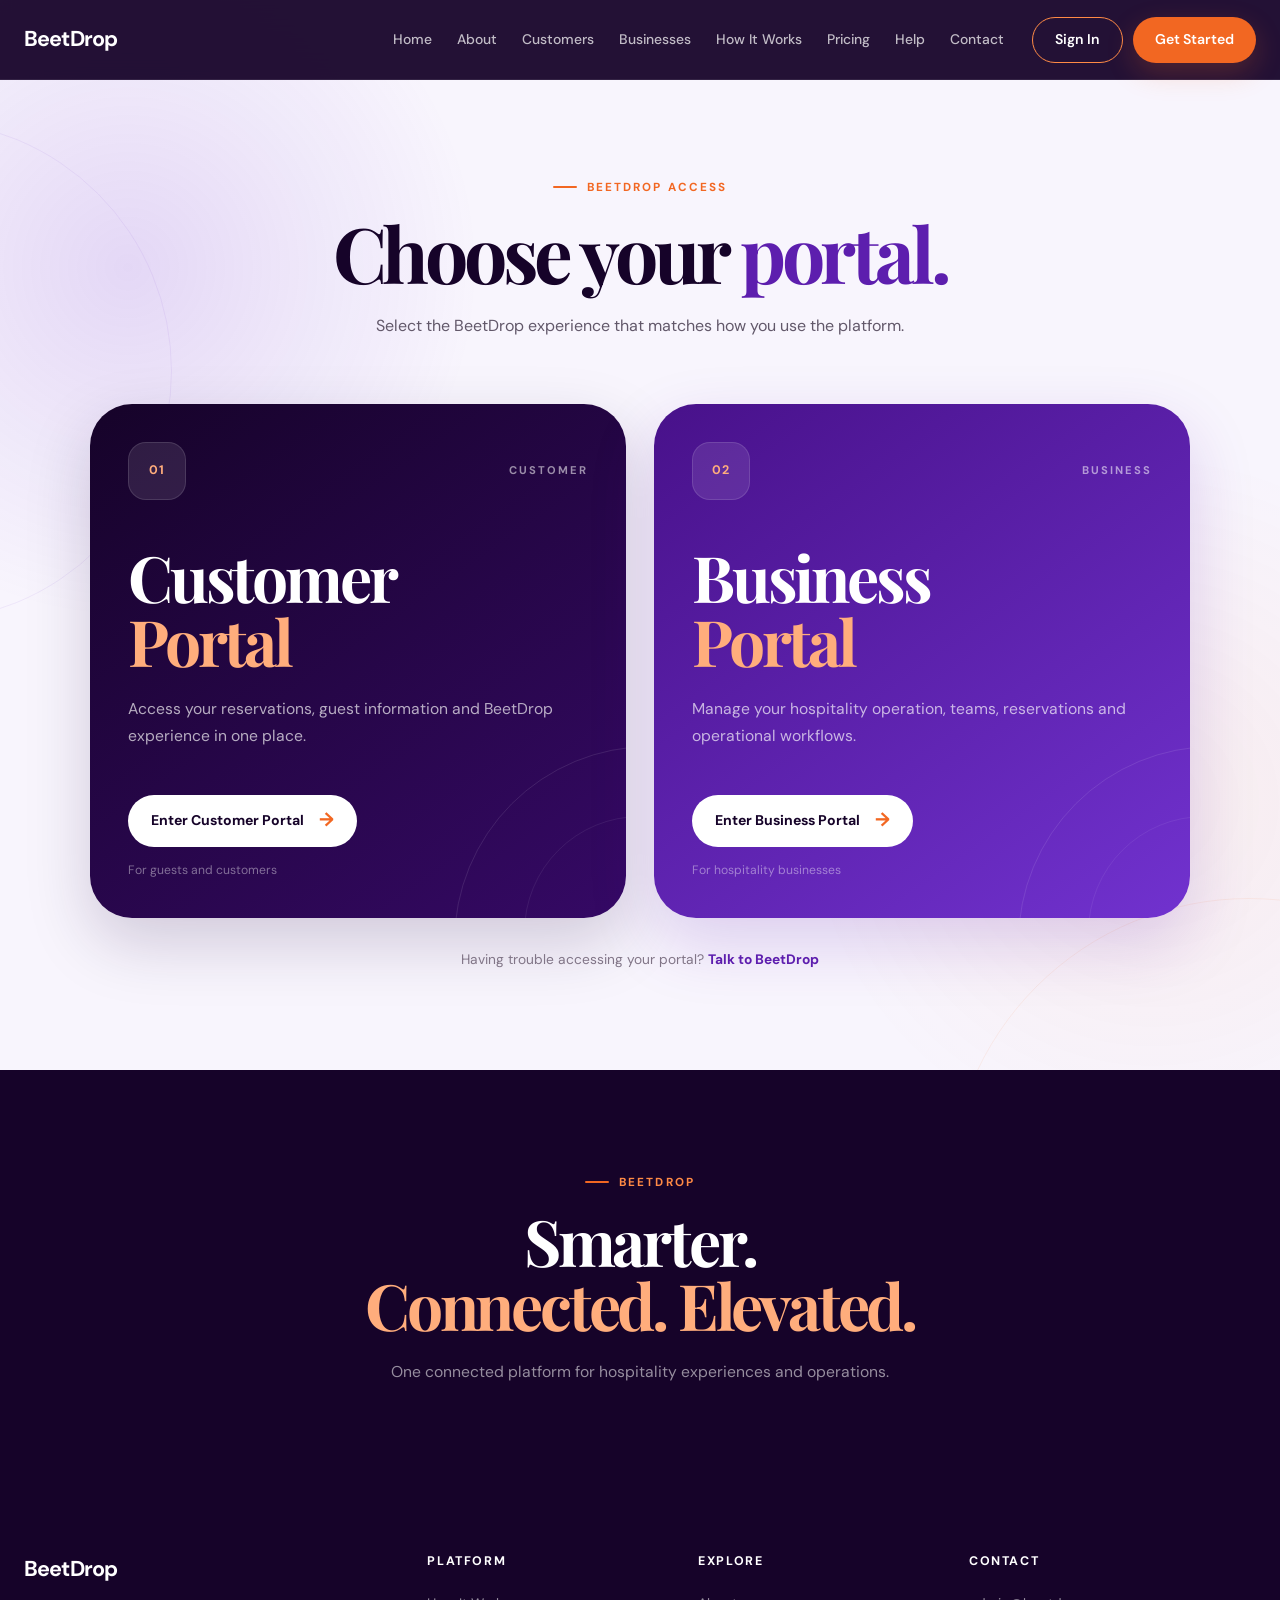
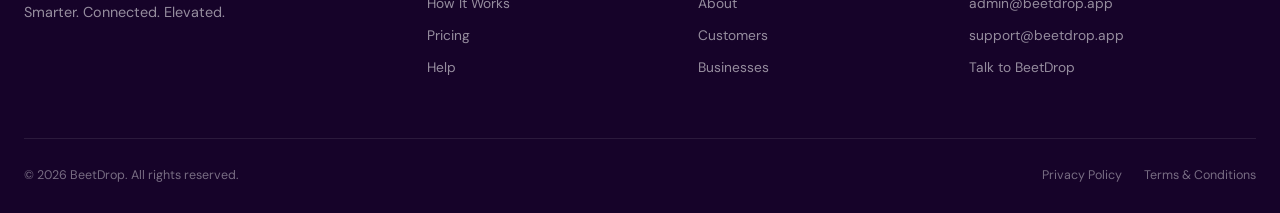
<file: login.html>
<!DOCTYPE html>
<html lang="en">

<head>
    <meta charset="UTF-8">
    <meta name="viewport" content="width=device-width, initial-scale=1.0">

    <title>Login | BeetDrop</title>

    <meta name="description" content="Choose your BeetDrop portal. Access the Customer Portal or Business Portal.">

    <link rel="preconnect" href="https://fonts.googleapis.com">
    <link rel="preconnect" href="https://fonts.gstatic.com" crossorigin>

    <link
        href="https://fonts.googleapis.com/css2?family=DM+Sans:wght@400;500;600;700&family=Playfair+Display:wght@500;600;700&display=swap"
        rel="stylesheet">

    <link rel="stylesheet" href="css/login.css">
</head>

<body>

    <!-- =========================
         HEADER
    ========================== -->
    <header class="site-header">

        <div class="container nav-container">

            <a href="index.html" class="brand" aria-label="BeetDrop home">
                <span class="brand-name">BeetDrop</span>
            </a>

            <nav class="main-navigation" id="mainNavigation">

                <a href="index.html" class="nav-link">
                    Home
                </a>

                <a href="about.html" class="nav-link">
                    About
                </a>

                <a href="customers.html" class="nav-link">
                    Customers
                </a>

                <a href="businesses.html" class="nav-link">
                    Businesses
                </a>

                <a href="how-it-works.html" class="nav-link">
                    How It Works
                </a>

                <a href="pricing.html" class="nav-link">
                    Pricing
                </a>

                <a href="help.html" class="nav-link">
                    Help
                </a>

                <a href="contact.html" class="nav-link">
                    Contact
                </a>

            </nav>

            <div class="nav-actions">

                <a href="login.html" class="btn btn-outline active-login">
                    Sign In
                </a>

                <a href="get-started.html" class="btn btn-primary">
                    Get Started
                </a>

            </div>

            <button class="mobile-menu-toggle" id="mobileMenuToggle" type="button" aria-label="Toggle navigation"
                aria-expanded="false" aria-controls="mainNavigation">
                <span></span>
                <span></span>
                <span></span>
            </button>

        </div>

    </header>


    <main>

        <!-- =========================
             LOGIN HERO
        ========================== -->
        <section class="login-section">

            <div class="container">

                <div class="login-intro">

                    <span class="section-eyebrow">
                        BEETDROP ACCESS
                    </span>

                    <h1>
                        Choose your
                        <span>portal.</span>
                    </h1>

                    <p>
                        Select the BeetDrop experience that matches how
                        you use the platform.
                    </p>

                </div>


                <!-- =========================
                     PORTAL CARDS
                ========================== -->
                <div class="portal-grid">

                    <!-- CUSTOMER -->
                    <article class="portal-card customer-card">

                        <div class="portal-card-top">

                            <div class="portal-icon">
                                <span>01</span>
                            </div>

                            <span class="portal-label">
                                CUSTOMER
                            </span>

                        </div>


                        <div class="portal-card-content">

                            <h2>
                                Customer
                                <span>Portal</span>
                            </h2>

                            <p>
                                Access your reservations, guest information
                                and BeetDrop experience in one place.
                            </p>

                        </div>


                        <div class="portal-card-bottom">

                            <a href="#" class="portal-button">
                                Enter Customer Portal
                                <span>→</span>
                            </a>

                            <span class="portal-note">
                                For guests and customers
                            </span>

                        </div>

                    </article>


                    <!-- BUSINESS -->
                    <article class="portal-card business-card">

                        <div class="portal-card-top">

                            <div class="portal-icon">
                                <span>02</span>
                            </div>

                            <span class="portal-label">
                                BUSINESS
                            </span>

                        </div>


                        <div class="portal-card-content">

                            <h2>
                                Business
                                <span>Portal</span>
                            </h2>

                            <p>
                                Manage your hospitality operation, teams,
                                reservations and operational workflows.
                            </p>

                        </div>


                        <div class="portal-card-bottom">

                            <a href="#" class="portal-button">
                                Enter Business Portal
                                <span>→</span>
                            </a>

                            <span class="portal-note">
                                For hospitality businesses
                            </span>

                        </div>

                    </article>

                </div>


                <!-- =========================
                     SUPPORT NOTE
                ========================== -->
                <div class="login-support">

                    <p>
                        Having trouble accessing your portal?
                        <a href="contact.html">
                            Talk to BeetDrop
                        </a>
                    </p>

                </div>

            </div>

        </section>


        <!-- =========================
             FINAL CTA
        ========================== -->
        <section class="login-cta">

            <div class="container">

                <div class="login-cta-inner">

                    <span class="section-eyebrow">
                        BEETDROP
                    </span>

                    <h2>
                        Smarter.
                        <span>Connected. Elevated.</span>
                    </h2>

                    <p>
                        One connected platform for hospitality experiences
                        and operations.
                    </p>

                </div>

            </div>

        </section>

    </main>


    <!-- =========================
         FOOTER
    ========================== -->
    <footer class="site-footer">

        <div class="container">

            <div class="footer-main">

                <div class="footer-brand">

                    <a href="index.html" class="brand footer-brand-link">
                        <span class="brand-name">
                            BeetDrop
                        </span>
                    </a>

                    <p>
                        Smarter. Connected. Elevated.
                    </p>

                </div>


                <div class="footer-column">

                    <h3>Platform</h3>

                    <a href="how-it-works.html">
                        How It Works
                    </a>

                    <a href="pricing.html">
                        Pricing
                    </a>

                    <a href="help.html">
                        Help
                    </a>

                </div>


                <div class="footer-column">

                    <h3>Explore</h3>

                    <a href="about.html">
                        About
                    </a>

                    <a href="customers.html">
                        Customers
                    </a>

                    <a href="businesses.html">
                        Businesses
                    </a>

                </div>


                <div class="footer-column">

                    <h3>Contact</h3>

                    <a href="mailto:admin@beetdrop.app">
                        admin@beetdrop.app
                    </a>

                    <a href="mailto:support@beetdrop.app">
                        support@beetdrop.app
                    </a>

                    <a href="contact.html">
                        Talk to BeetDrop
                    </a>

                </div>

            </div>


            <div class="footer-bottom">

                <p>
                    © 2026 BeetDrop. All rights reserved.
                </p>

                <div class="footer-legal">

                    <a href="#">
                        Privacy Policy
                    </a>

                    <a href="#">
                        Terms &amp; Conditions
                    </a>

                </div>

            </div>

        </div>

    </footer>


    <script src="js/main.js"></script>

</body>

</html>
</file>
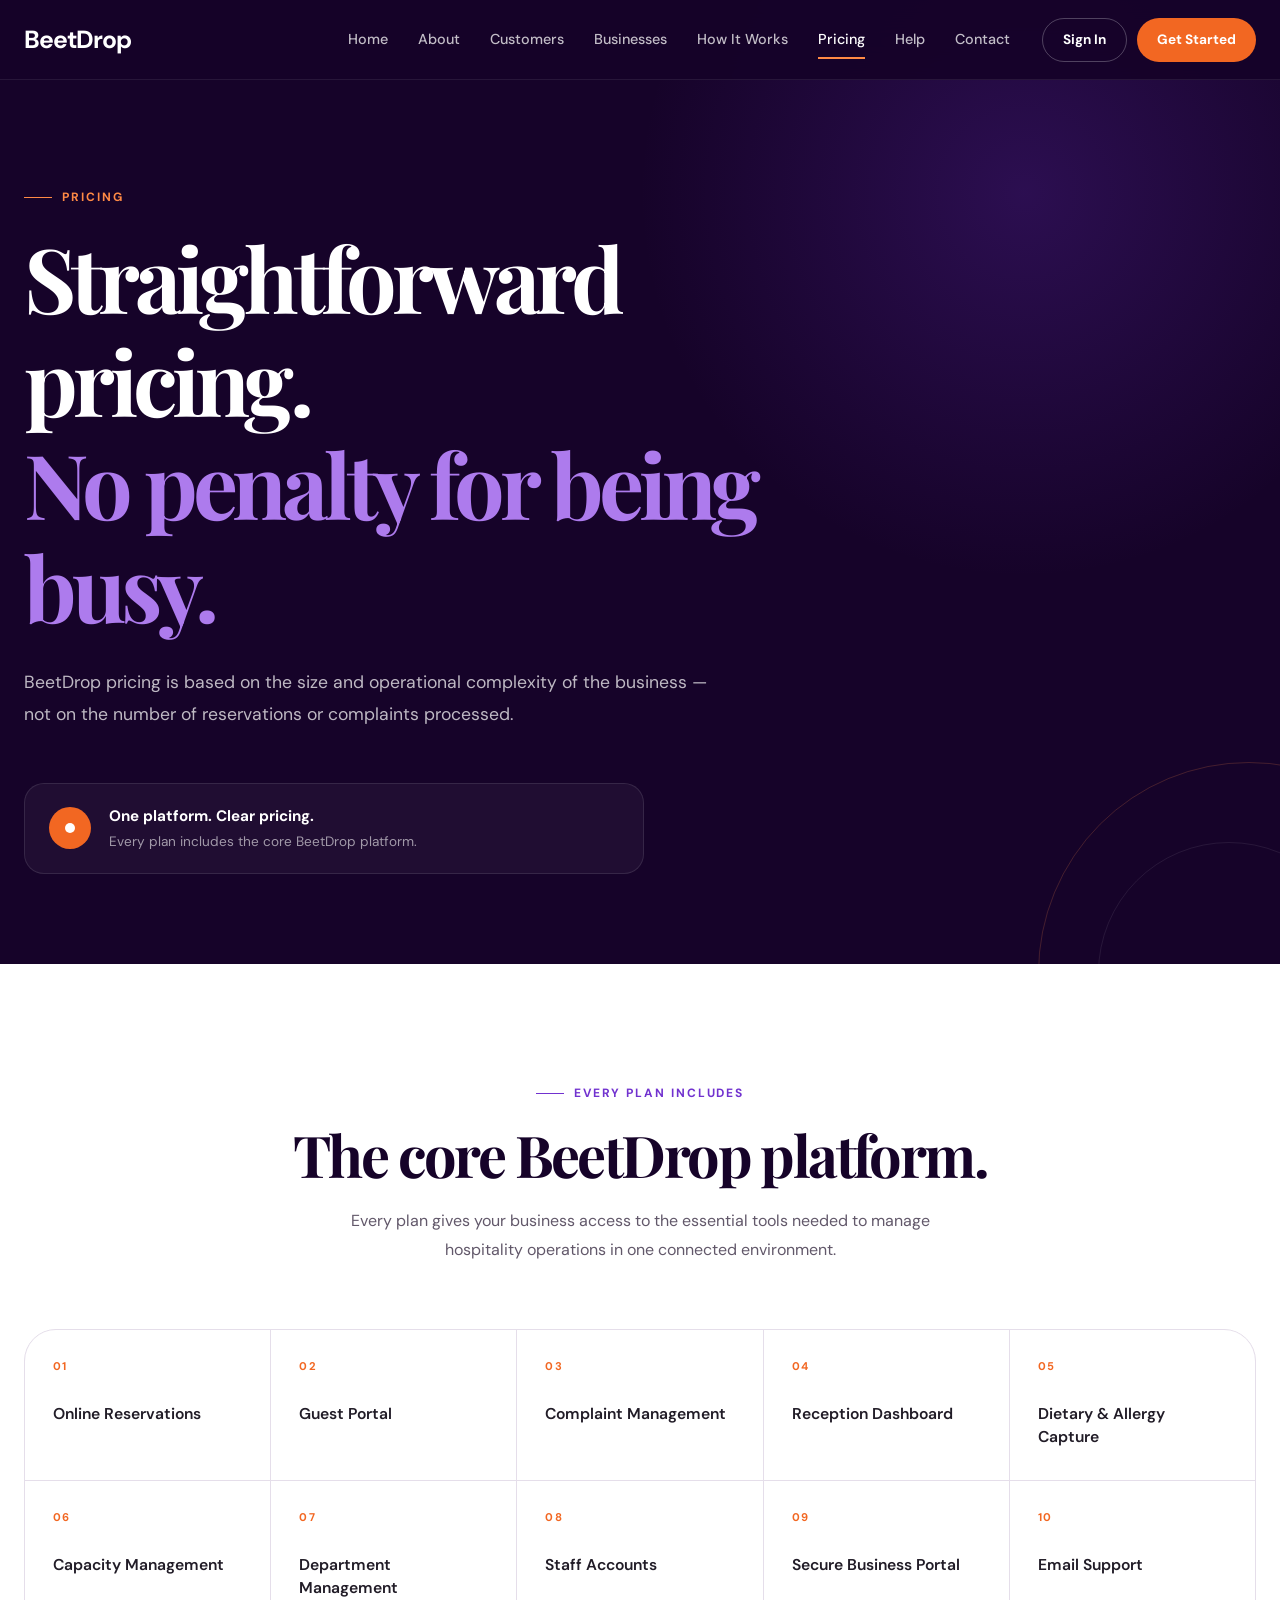
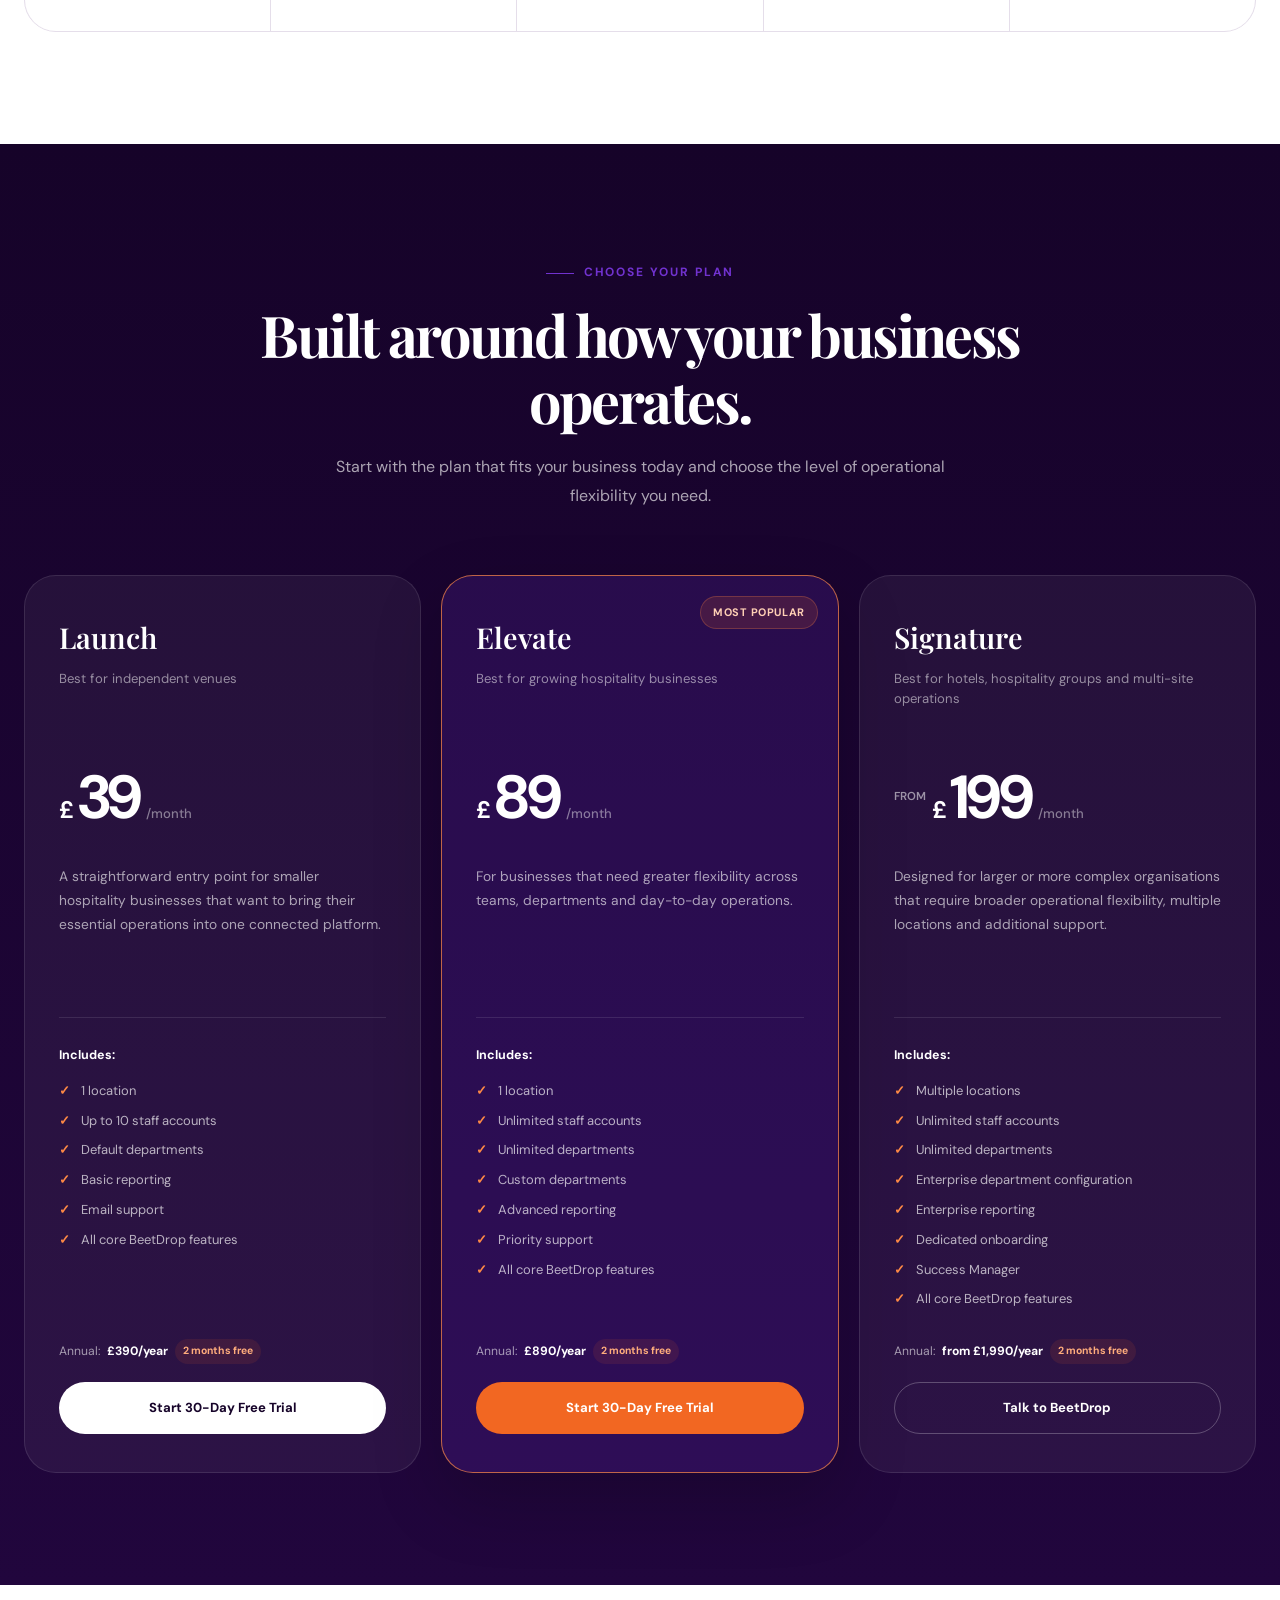
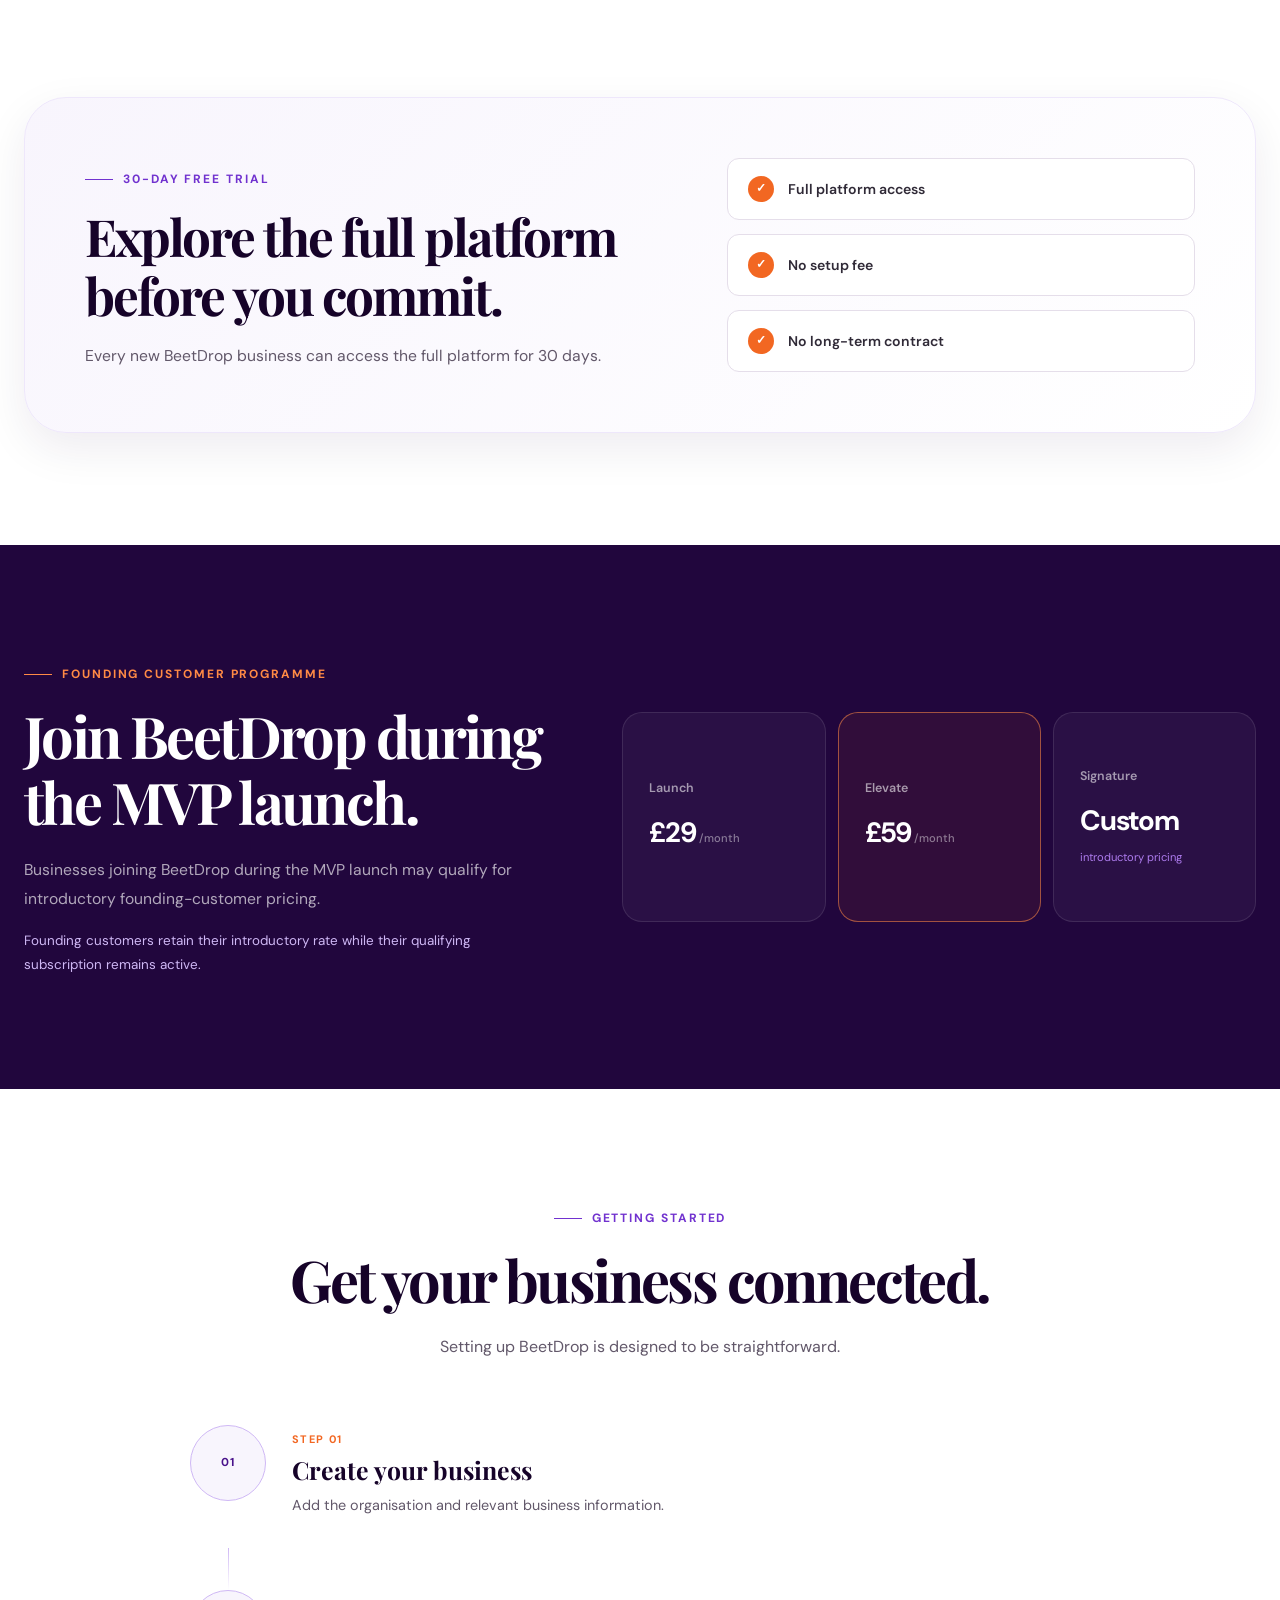
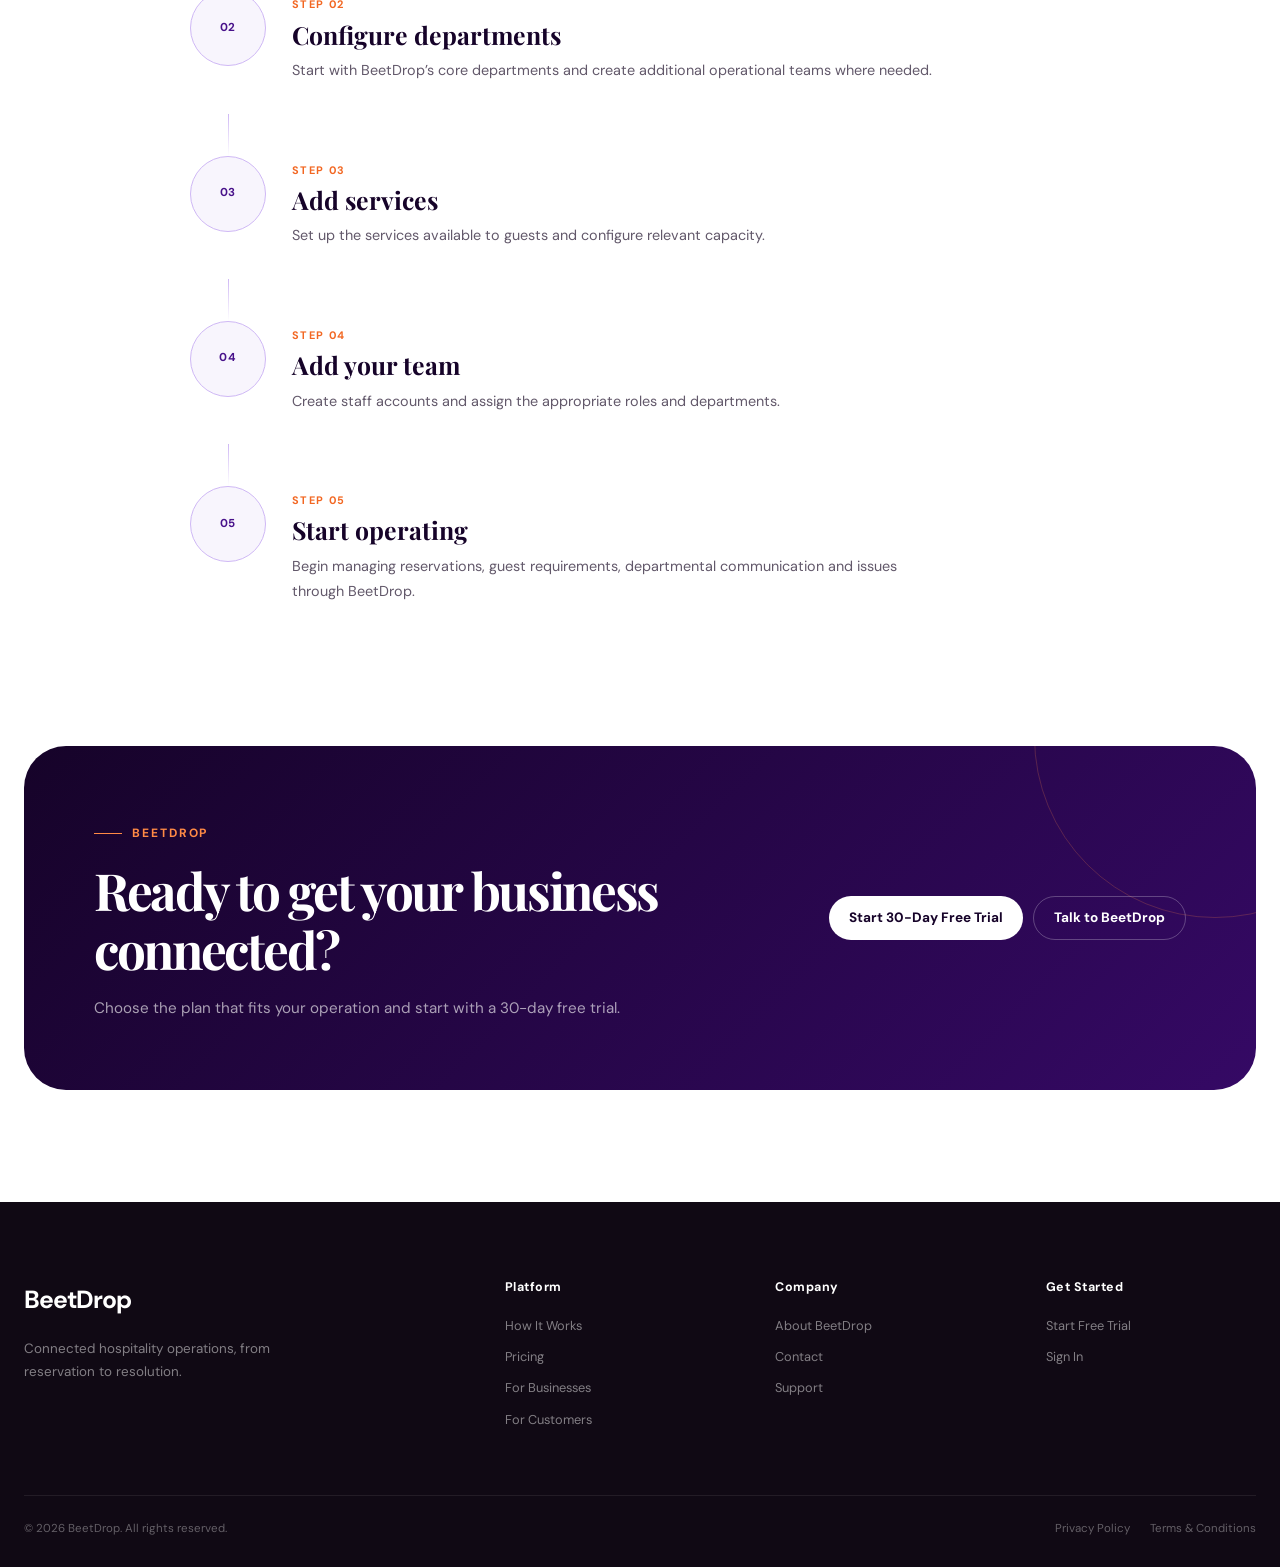
<file: pricing.html>
<!DOCTYPE html>
<html lang="en">

<head>
    <meta charset="UTF-8">
    <meta name="viewport" content="width=device-width, initial-scale=1.0">

    <title>Pricing | BeetDrop</title>

    <meta name="description"
        content="Straightforward BeetDrop pricing for independent venues, growing hospitality businesses and multi-site operations.">

    <link rel="preconnect" href="https://fonts.googleapis.com">
    <link rel="preconnect" href="https://fonts.gstatic.com" crossorigin>

    <link
        href="https://fonts.googleapis.com/css2?family=DM+Sans:wght@400;500;600;700&family=Playfair+Display:wght@500;600;700&display=swap"
        rel="stylesheet">

    <link rel="stylesheet" href="css/pricing.css">
</head>

<body>

    <!-- =========================
         HEADER
    ========================== -->

    <header class="site-header">
        <div class="container nav-container">

            <a href="index.html" class="brand" aria-label="BeetDrop Home">
                <span class="brand-name">BeetDrop</span>
            </a>

            <nav class="main-navigation" id="mainNavigation">
                <a href="index.html" class="nav-link">Home</a>
                <a href="about.html" class="nav-link">About</a>
                <a href="customers.html" class="nav-link">Customers</a>
                <a href="businesses.html" class="nav-link">Businesses</a>
                <a href="how-it-works.html" class="nav-link">How It Works</a>
                <a href="pricing.html" class="nav-link active">Pricing</a>
                <a href="help.html" class="nav-link">Help</a>
                <a href="contact.html" class="nav-link">Contact</a>
            </nav>

            <div class="nav-actions">
                <a href="login.html" class="btn btn-outline">Sign In</a>
                <a href="get-started.html" class="btn btn-primary">Get Started</a>
            </div>

            <button class="mobile-menu-toggle" id="mobileMenuToggle" aria-label="Toggle navigation"
                aria-expanded="false" type="button">
                <span></span>
                <span></span>
                <span></span>
            </button>

        </div>
    </header>


    <main>

        <!-- =========================
             HERO
        ========================== -->

        <section class="pricing-hero">
            <div class="container">

                <div class="hero-content">

                    <span class="section-eyebrow">PRICING</span>

                    <h1>
                        Straightforward pricing.
                        <span>No penalty for being busy.</span>
                    </h1>

                    <p>
                        BeetDrop pricing is based on the size and operational
                        complexity of the business — not on the number of
                        reservations or complaints processed.
                    </p>

                </div>

                <div class="hero-note">
                    <div class="hero-note-icon">
                        <span></span>
                    </div>

                    <div>
                        <strong>One platform. Clear pricing.</strong>
                        <p>
                            Every plan includes the core BeetDrop platform.
                        </p>
                    </div>
                </div>

            </div>
        </section>


        <!-- =========================
             CORE FEATURES
        ========================== -->

        <section class="core-features section-light">
            <div class="container">

                <div class="section-heading centered">
                    <span class="section-eyebrow">EVERY PLAN INCLUDES</span>

                    <h2>
                        The core BeetDrop platform.
                    </h2>

                    <p>
                        Every plan gives your business access to the essential
                        tools needed to manage hospitality operations in one
                        connected environment.
                    </p>
                </div>


                <div class="feature-grid">

                    <div class="feature-item">
                        <span class="feature-number">01</span>
                        <h3>Online Reservations</h3>
                    </div>

                    <div class="feature-item">
                        <span class="feature-number">02</span>
                        <h3>Guest Portal</h3>
                    </div>

                    <div class="feature-item">
                        <span class="feature-number">03</span>
                        <h3>Complaint Management</h3>
                    </div>

                    <div class="feature-item">
                        <span class="feature-number">04</span>
                        <h3>Reception Dashboard</h3>
                    </div>

                    <div class="feature-item">
                        <span class="feature-number">05</span>
                        <h3>Dietary &amp; Allergy Capture</h3>
                    </div>

                    <div class="feature-item">
                        <span class="feature-number">06</span>
                        <h3>Capacity Management</h3>
                    </div>

                    <div class="feature-item">
                        <span class="feature-number">07</span>
                        <h3>Department Management</h3>
                    </div>

                    <div class="feature-item">
                        <span class="feature-number">08</span>
                        <h3>Staff Accounts</h3>
                    </div>

                    <div class="feature-item">
                        <span class="feature-number">09</span>
                        <h3>Secure Business Portal</h3>
                    </div>

                    <div class="feature-item">
                        <span class="feature-number">10</span>
                        <h3>Email Support</h3>
                    </div>

                </div>

            </div>
        </section>


        <!-- =========================
             PRICING
        ========================== -->

        <section class="pricing-plans section-dark">
            <div class="container">

                <div class="section-heading centered light-heading">
                    <span class="section-eyebrow">CHOOSE YOUR PLAN</span>

                    <h2>
                        Built around how your business operates.
                    </h2>

                    <p>
                        Start with the plan that fits your business today and
                        choose the level of operational flexibility you need.
                    </p>
                </div>


                <div class="pricing-grid">

                    <!-- LAUNCH -->

                    <article class="pricing-card">

                        <div class="pricing-card-top">
                            <span class="plan-label">Launch</span>

                            <p class="plan-description">
                                Best for independent venues
                            </p>

                            <div class="price">
                                <span class="currency">£</span>39
                                <span class="price-period">/month</span>
                            </div>

                            <p class="plan-summary">
                                A straightforward entry point for smaller
                                hospitality businesses that want to bring
                                their essential operations into one connected
                                platform.
                            </p>
                        </div>


                        <div class="plan-divider"></div>


                        <div class="plan-includes">
                            <span>Includes:</span>

                            <ul>
                                <li>1 location</li>
                                <li>Up to 10 staff accounts</li>
                                <li>Default departments</li>
                                <li>Basic reporting</li>
                                <li>Email support</li>
                                <li>All core BeetDrop features</li>
                            </ul>
                        </div>


                        <div class="plan-bottom">
                            <p class="annual-price">
                                Annual: <strong>£390/year</strong>
                                <span>2 months free</span>
                            </p>

                            <a href="#" class="plan-button plan-button-light">
                                Start 30-Day Free Trial
                            </a>
                        </div>

                    </article>


                    <!-- ELEVATE -->

                    <article class="pricing-card featured-plan">

                        <div class="popular-badge">
                            Most Popular
                        </div>

                        <div class="pricing-card-top">
                            <span class="plan-label">Elevate</span>

                            <p class="plan-description">
                                Best for growing hospitality businesses
                            </p>

                            <div class="price">
                                <span class="currency">£</span>89
                                <span class="price-period">/month</span>
                            </div>

                            <p class="plan-summary">
                                For businesses that need greater flexibility
                                across teams, departments and day-to-day
                                operations.
                            </p>
                        </div>


                        <div class="plan-divider"></div>


                        <div class="plan-includes">
                            <span>Includes:</span>

                            <ul>
                                <li>1 location</li>
                                <li>Unlimited staff accounts</li>
                                <li>Unlimited departments</li>
                                <li>Custom departments</li>
                                <li>Advanced reporting</li>
                                <li>Priority support</li>
                                <li>All core BeetDrop features</li>
                            </ul>
                        </div>


                        <div class="plan-bottom">
                            <p class="annual-price">
                                Annual: <strong>£890/year</strong>
                                <span>2 months free</span>
                            </p>

                            <a href="#" class="plan-button plan-button-primary">
                                Start 30-Day Free Trial
                            </a>
                        </div>

                    </article>


                    <!-- SIGNATURE -->

                    <article class="pricing-card signature-plan">

                        <div class="pricing-card-top">
                            <span class="plan-label">Signature</span>

                            <p class="plan-description">
                                Best for hotels, hospitality groups and
                                multi-site operations
                            </p>

                            <div class="price">
                                <span class="price-from">From</span>
                                <span class="currency">£</span>199
                                <span class="price-period">/month</span>
                            </div>

                            <p class="plan-summary">
                                Designed for larger or more complex
                                organisations that require broader operational
                                flexibility, multiple locations and additional
                                support.
                            </p>
                        </div>


                        <div class="plan-divider"></div>


                        <div class="plan-includes">
                            <span>Includes:</span>

                            <ul>
                                <li>Multiple locations</li>
                                <li>Unlimited staff accounts</li>
                                <li>Unlimited departments</li>
                                <li>Enterprise department configuration</li>
                                <li>Enterprise reporting</li>
                                <li>Dedicated onboarding</li>
                                <li>Success Manager</li>
                                <li>All core BeetDrop features</li>
                            </ul>
                        </div>


                        <div class="plan-bottom">
                            <p class="annual-price">
                                Annual: <strong>from £1,990/year</strong>
                                <span>2 months free</span>
                            </p>

                            <a href="#" class="plan-button plan-button-outline">
                                Talk to BeetDrop
                            </a>
                        </div>

                    </article>

                </div>

            </div>
        </section>


        <!-- =========================
             FREE TRIAL
        ========================== -->

        <section class="trial-section section-light">
            <div class="container">

                <div class="trial-card">

                    <div class="trial-content">

                        <span class="section-eyebrow">
                            30-DAY FREE TRIAL
                        </span>

                        <h2>
                            Explore the full platform before you commit.
                        </h2>

                        <p>
                            Every new BeetDrop business can access the full
                            platform for 30 days.
                        </p>

                    </div>


                    <div class="trial-benefits">

                        <div class="trial-benefit">
                            <span class="check-icon">✓</span>
                            <span>Full platform access</span>
                        </div>

                        <div class="trial-benefit">
                            <span class="check-icon">✓</span>
                            <span>No setup fee</span>
                        </div>

                        <div class="trial-benefit">
                            <span class="check-icon">✓</span>
                            <span>No long-term contract</span>
                        </div>

                    </div>

                </div>

            </div>
        </section>


        <!-- =========================
             FOUNDING CUSTOMER
        ========================== -->

        <section class="founding-section section-purple">
            <div class="container">

                <div class="founding-layout">

                    <div class="founding-content">

                        <span class="section-eyebrow orange-eyebrow">
                            FOUNDING CUSTOMER PROGRAMME
                        </span>

                        <h2>
                            Join BeetDrop during the MVP launch.
                        </h2>

                        <p>
                            Businesses joining BeetDrop during the MVP launch
                            may qualify for introductory founding-customer
                            pricing.
                        </p>

                        <p class="founding-note">
                            Founding customers retain their introductory rate
                            while their qualifying subscription remains active.
                        </p>

                    </div>


                    <div class="founding-prices">

                        <div class="founding-price">
                            <span>Launch</span>
                            <strong>£29<span>/month</span></strong>
                        </div>

                        <div class="founding-price featured-founding">
                            <span>Elevate</span>
                            <strong>£59<span>/month</span></strong>
                        </div>

                        <div class="founding-price">
                            <span>Signature</span>
                            <strong>Custom</strong>
                            <small>introductory pricing</small>
                        </div>

                    </div>

                </div>

            </div>
        </section>


        <!-- =========================
             GETTING STARTED
        ========================== -->

        <section class="getting-started section-light">
            <div class="container">

                <div class="section-heading centered">

                    <span class="section-eyebrow">GETTING STARTED</span>

                    <h2>
                        Get your business connected.
                    </h2>

                    <p>
                        Setting up BeetDrop is designed to be straightforward.
                    </p>

                </div>


                <div class="setup-flow">

                    <div class="setup-step">
                        <div class="setup-number">01</div>

                        <div class="setup-content">
                            <span class="setup-label">STEP 01</span>
                            <h3>Create your business</h3>
                            <p>
                                Add the organisation and relevant business
                                information.
                            </p>
                        </div>
                    </div>


                    <div class="setup-connector"></div>


                    <div class="setup-step">
                        <div class="setup-number">02</div>

                        <div class="setup-content">
                            <span class="setup-label">STEP 02</span>
                            <h3>Configure departments</h3>
                            <p>
                                Start with BeetDrop’s core departments and
                                create additional operational teams where
                                needed.
                            </p>
                        </div>
                    </div>


                    <div class="setup-connector"></div>


                    <div class="setup-step">
                        <div class="setup-number">03</div>

                        <div class="setup-content">
                            <span class="setup-label">STEP 03</span>
                            <h3>Add services</h3>
                            <p>
                                Set up the services available to guests and
                                configure relevant capacity.
                            </p>
                        </div>
                    </div>


                    <div class="setup-connector"></div>


                    <div class="setup-step">
                        <div class="setup-number">04</div>

                        <div class="setup-content">
                            <span class="setup-label">STEP 04</span>
                            <h3>Add your team</h3>
                            <p>
                                Create staff accounts and assign the
                                appropriate roles and departments.
                            </p>
                        </div>
                    </div>


                    <div class="setup-connector"></div>


                    <div class="setup-step">
                        <div class="setup-number">05</div>

                        <div class="setup-content">
                            <span class="setup-label">STEP 05</span>
                            <h3>Start operating</h3>
                            <p>
                                Begin managing reservations, guest requirements,
                                departmental communication and issues through
                                BeetDrop.
                            </p>
                        </div>
                    </div>

                </div>

            </div>
        </section>


        <!-- =========================
             FINAL CTA
        ========================== -->

        <section class="pricing-cta">
            <div class="container">

                <div class="cta-card">

                    <div class="cta-content">
                        <span class="section-eyebrow orange-eyebrow">
                            BEETDROP
                        </span>

                        <h2>
                            Ready to get your business connected?
                        </h2>

                        <p>
                            Choose the plan that fits your operation and
                            start with a 30-day free trial.
                        </p>
                    </div>

                    <div class="cta-actions">
                        <a href="#" class="btn btn-white">
                            Start 30-Day Free Trial
                        </a>

                        <a href="#" class="btn btn-ghost-white">
                            Talk to BeetDrop
                        </a>
                    </div>

                </div>

            </div>
        </section>

    </main>


    <!-- =========================
         FOOTER
    ========================== -->

    <footer class="site-footer">

        <div class="container">

            <div class="footer-main">

                <div class="footer-brand">
                    <a href="index.html" class="brand footer-logo">
                        <span class="brand-name">BeetDrop</span>
                    </a>

                    <p>
                        Connected hospitality operations,
                        from reservation to resolution.
                    </p>
                </div>


                <div class="footer-column">
                    <h3>Platform</h3>

                    <a href="how-it-works.html">How It Works</a>
                    <a href="pricing.html">Pricing</a>
                    <a href="businesses.html">For Businesses</a>
                    <a href="customers.html">For Customers</a>
                </div>


                <div class="footer-column">
                    <h3>Company</h3>

                    <a href="about.html">About BeetDrop</a>
                    <a href="#">Contact</a>
                    <a href="#">Support</a>
                </div>


                <div class="footer-column">
                    <h3>Get Started</h3>

                    <a href="#">Start Free Trial</a>
                    <a href="#">Sign In</a>
                </div>

            </div>


            <div class="footer-bottom">

                <p>
                    © 2026 BeetDrop. All rights reserved.
                </p>

                <div class="footer-legal">
                    <a href="#">Privacy Policy</a>
                    <a href="#">Terms &amp; Conditions</a>
                </div>

            </div>

        </div>

    </footer>


    <!-- =========================
         MOBILE NAVIGATION
    ========================== -->

    <script>
        document.addEventListener("DOMContentLoaded", () => {

            const menuToggle = document.getElementById("mobileMenuToggle");
            const navigation = document.getElementById("mainNavigation");

            if (!menuToggle || !navigation) return;

            menuToggle.addEventListener("click", () => {

                const isOpen = navigation.classList.toggle("open");

                menuToggle.setAttribute(
                    "aria-expanded",
                    isOpen.toString()
                );

                menuToggle.classList.toggle("active", isOpen);

            });


            const navigationLinks =
                navigation.querySelectorAll(".nav-link");

            navigationLinks.forEach((link) => {

                link.addEventListener("click", () => {

                    navigation.classList.remove("open");
                    menuToggle.classList.remove("active");

                    menuToggle.setAttribute(
                        "aria-expanded",
                        "false"
                    );

                });

            });


            document.addEventListener("click", (event) => {

                const clickedInsideNavigation =
                    navigation.contains(event.target);

                const clickedToggle =
                    menuToggle.contains(event.target);

                if (
                    !clickedInsideNavigation &&
                    !clickedToggle &&
                    navigation.classList.contains("open")
                ) {

                    navigation.classList.remove("open");
                    menuToggle.classList.remove("active");

                    menuToggle.setAttribute(
                        "aria-expanded",
                        "false"
                    );
                }

            });


            window.addEventListener("resize", () => {

                if (window.innerWidth > 760) {

                    navigation.classList.remove("open");
                    menuToggle.classList.remove("active");

                    menuToggle.setAttribute(
                        "aria-expanded",
                        "false"
                    );

                }

            });

        });
    </script>

</body>

</html>
</file>
<file: css/style.css>
/* =========================================================
   BEETDROP — PREMIUM HOMEPAGE STYLES
   ========================================================= */

/* =========================================================
   1. DESIGN TOKENS
   ========================================================= */

:root {
    /* ---------- Brand ---------- */

    --purple-950: #17052d;
    --purple-900: #21063f;
    --purple-850: #2b0751;
    --purple-800: #360866;
    --purple-700: #4b1590;
    --purple-600: #6020b5;
    --purple-500: #7132cf;
    --purple-400: #8950e5;
    --purple-300: #a875ee;
    --purple-200: #cdb4f7;
    --purple-100: #eee7fb;
    --purple-50: #f8f5fd;
    /* ---------- Accent ---------- */
    --orange-600: #d95408;
    --orange-500: #f26722;
    --orange-400: #ff8a45;
    --orange-300: #ffad7c;
    --orange-100: #fff0e8;
    --orange-50: #fff8f4;

    /* ---------- Neutrals ---------- */
    --white: #ffffff;
    --black: #100b15;
    --gray-950: #17121d;
    --gray-900: #211c27;
    --gray-800: #302a37;
    --gray-700: #49414f;
    --gray-600: #625a68;
    --gray-500: #7d7484;
    --gray-400: #a39aa9;
    --gray-300: #d8d2dc;
    --gray-200: #e8e3eb;
    --gray-100: #f3f0f5;
    --gray-50: #faf9fb;

    /* ---------- Layout ---------- */

    --container-width: 1240px;
    --header-height: 80px;
    --section-padding: 112px;

    /* ---------- Borders ---------- */

    --border-light: rgba(23, 5, 45, 0.08);
    --border-medium: rgba(23, 5, 45, 0.13);
    --border-purple: rgba(96, 32, 181, 0.20);

    /* ---------- Shadows ---------- */

    --shadow-xs:
        0 2px 8px rgba(23, 5, 45, 0.04);

    --shadow-sm:
        0 8px 24px rgba(23, 5, 45, 0.07);

    --shadow-md:
        0 16px 40px rgba(23, 5, 45, 0.10);

    --shadow-lg:
        0 28px 75px rgba(23, 5, 45, 0.15);

    --shadow-purple:
        0 18px 40px rgba(96, 32, 181, 0.20);

    --shadow-orange:
        0 16px 34px rgba(242, 103, 34, 0.18);

    /* ---------- Radius ---------- */

    --radius-sm: 10px;
    --radius-md: 16px;
    --radius-lg: 22px;
    --radius-xl: 30px;
    --radius-2xl: 38px;

    /* ---------- Motion ---------- */

    --transition-fast: 0.2s ease;
    --transition: 0.3s ease;
    --transition-slow: 0.45s ease;

    /* ---------- Typography ---------- */

    --font-main:
        Inter,
        -apple-system,
        BlinkMacSystemFont,
        "Segoe UI",
        Roboto,
        Helvetica,
        Arial,
        sans-serif;
}


/* =========================================================
   2. RESET
   ========================================================= */

*,
*::before,
*::after {
    box-sizing: border-box;
    margin: 0;
    padding: 0;
}

html {
    scroll-behavior: smooth;
    overflow-x: hidden;
}

body {
    min-height: 100vh;
    overflow-x: hidden;
    background: var(--white);
    color: var(--gray-900);
    font-family: var(--font-main);
    font-size: 16px;
    line-height: 1.6;
    -webkit-font-smoothing: antialiased;
    text-rendering: optimizeLegibility;
    padding-top: var(--header-height);
}

img {
    display: block;
    max-width: 100%;
}

a {
    color: inherit;
    text-decoration: none;
}

button,
input,
textarea,
select {
    font: inherit;
}

button {
    cursor: pointer;
}

ul,
ol {
    list-style: none;
}


/* =========================================================
   3. GLOBAL LAYOUT
   ========================================================= */

.container {
    width: min(calc(100% - 48px), var(--container-width));
    margin-inline: auto;
}

.section {
    padding: var(--section-padding) 0;
}


/* =========================================================
   4. TYPOGRAPHY
========================================================= */
.eyebrow {
    display: inline-flex;
    align-items: center;
    gap: 10px;
    margin-bottom: 18px;
    color: var(--orange-500);
    font-size: 10px;
    font-weight: 800;
    letter-spacing: 0.18em;
    line-height: 1.2;
    text-transform: uppercase;
}

.eyebrow::before {
    content: "";
    width: 26px;
    height: 2px;
    flex-shrink: 0;
    background: currentColor;
}

.section-heading {
    display: flex;
    align-items: flex-end;
    justify-content: space-between;
    gap: 60px;
    margin-bottom: 58px;
}

.section-heading > div {
    flex: 1;
}

.section-heading > p {
    max-width: 500px;
    color: var(--gray-600);
    font-size: 15px;
    line-height: 1.8;
}
.section-heading h2,
.final-cta h2 {
    max-width: 780px;
    color: var(--purple-950);
    font-size: clamp(40px, 4.3vw, 60px);
    font-weight: 800;
    letter-spacing: -0.055em;
    line-height: 1.04;
}
.section-heading h2 span,
.final-cta h2 span {
    color: var(--purple-600);
}
.section-heading.centered {
    display: block;
    max-width: 850px;
    margin: 0 auto 62px;
    text-align: center;
}

.section-heading.centered .eyebrow {
    justify-content: center;
}

.section-heading.centered h2 {
    margin-inline: auto;
}

.section-heading.centered > p {
    max-width: 690px;

    margin: 22px auto 0;
}


/* =========================================================
   5. BUTTON SYSTEM
   ========================================================= */

.btn {
    display: inline-flex;
    align-items: center;
    justify-content: center;
    gap: 9px;
    min-height: 48px;
    padding: 0 21px;
    border: 1px solid transparent;
    border-radius: 11px;
    font-size: 13px;
    font-weight: 750;
    line-height: 1;
    white-space: nowrap;
    transition:
        transform var(--transition),
        background var(--transition),
        border-color var(--transition),
        color var(--transition),
        box-shadow var(--transition);
}

.btn:hover {
    transform: translateY(-2px);
}
.btn-large {
    min-height: 56px;
    padding-inline: 27px;
    border-radius: 13px;
    font-size: 14px;
}
.btn-arrow {
    font-size: 18px;
    line-height: 0;
    transition: transform var(--transition);
}
.btn:hover .btn-arrow {
    transform: translateX(3px);
}
.btn-primary {
    color: var(--white);
    background: var(--purple-600);
    border-color: var(--purple-600);
    box-shadow: var(--shadow-purple);
}

.btn-primary:hover {
    background: var(--purple-700);
    border-color: var(--purple-700);
    box-shadow: 0 20px 42px rgba(96, 32, 181, 0.25);
}

.btn-secondary {
    color: var(--white);
    background: var(--orange-500);
    border-color: var(--orange-500);
    box-shadow: var(--shadow-orange);
}

.btn-secondary:hover {
    background: var(--orange-600);
    border-color: var(--orange-600);
}
.btn-outline {
    color: var(--purple-800);
    background: var(--white);
    border-color: var(--border-purple);
}
.btn-outline:hover {
    color: var(--purple-700);
    background: var(--purple-50);
    border-color: var(--purple-400);
    box-shadow: var(--shadow-sm);
}

.btn-light {
    color: var(--purple-800);
    background: var(--white);
    border-color: var(--white);
    box-shadow:
        0 14px 32px rgba(0, 0, 0, 0.14);
}

.btn-light:hover {
    color: var(--white);
    background: var(--orange-500);
    border-color: var(--orange-500);
}

/* =========================================================
   6. HEADER
   ========================================================= */
.site-header {
    position: fixed;
    top: 0;
    right: 0;
    left: 0;
    z-index: 1000;
    height: var(--header-height);
    background: rgba(23, 5, 45, 0.88);
    border-bottom:
        1px solid rgba(255, 255, 255, 0.08);
    backdrop-filter: blur(18px);
    -webkit-backdrop-filter: blur(18px);
}

.nav-container {
    height: var(--header-height);
    display: flex;
    align-items: center;
    justify-content: space-between;
    gap: 30px;
}

.brand {
    display: inline-flex;
    align-items: center;

    flex-shrink: 0;
}

.brand-name {
    position: relative;

    color: var(--white);

    font-size: 27px;
    font-weight: 900;

    letter-spacing: -0.065em;
}

.brand-name::after {
    content: "";

    position: absolute;

    right: -8px;
    bottom: 4px;

    width: 7px;
    height: 7px;

    background: var(--orange-500);

    border-radius: 50%;

    box-shadow:
        0 0 0 4px rgba(242, 103, 34, 0.10);
}

.main-navigation {
    display: flex;
    align-items: center;

    gap: 2px;
}

.nav-link {
    position: relative;

    display: inline-flex;
    align-items: center;

    min-height: 44px;

    padding: 0 11px;

    color: rgba(255, 255, 255, 0.65);

    font-size: 12px;
    font-weight: 650;

    transition:
        color var(--transition);
}

.nav-link::after {
    content: "";

    position: absolute;

    right: 11px;
    bottom: 2px;
    left: 11px;

    height: 2px;

    background: var(--orange-400);

    transform: scaleX(0);
    transform-origin: center;

    transition: transform var(--transition);
}

.nav-link:hover,
.nav-link.active {
    color: var(--white);
}

.nav-link:hover::after,
.nav-link.active::after {
    transform: scaleX(1);
}

.nav-actions {
    display: flex;
    align-items: center;

    gap: 8px;

    margin-left: 14px;
}

.nav-actions .btn {
    min-height: 42px;

    padding-inline: 17px;
}

.nav-actions .btn-outline {
    color: var(--white);

    background: transparent;

    border-color:
        rgba(255, 255, 255, 0.22);
}

.nav-actions .btn-outline:hover {
    color: var(--purple-800);

    background: var(--white);

    border-color: var(--white);
}

.mobile-menu-toggle {
    display: none;

    width: 44px;
    height: 44px;

    background: transparent;

    border:
        1px solid rgba(255, 255, 255, 0.20);

    border-radius: 11px;
}

.mobile-menu-toggle span {
    display: block;

    width: 20px;
    height: 2px;

    margin: 4px auto;

    background: var(--white);

    border-radius: 2px;

    transition: var(--transition);
}


/* =========================================================
   7. HERO
   ========================================================= */

.hero-section {
    position: relative;

    min-height: 100vh;

    padding:
        calc(var(--header-height) + 92px)
        0
        120px;

    overflow: hidden;

    background:
        radial-gradient(
            circle at 78% 18%,
            rgba(137, 80, 229, 0.22),
            transparent 28%
        ),
        radial-gradient(
            circle at 18% 80%,
            rgba(242, 103, 34, 0.08),
            transparent 25%
        ),
        linear-gradient(
            135deg,
            var(--purple-950) 0%,
            var(--purple-900) 48%,
            var(--purple-800) 100%
        );
}

.hero-section::before {
    content: "";

    position: absolute;

    width: 700px;
    height: 700px;

    top: -230px;
    right: -350px;

    border:
        1px solid rgba(255, 255, 255, 0.06);

    border-radius: 50%;

    box-shadow:
        0 0 0 90px rgba(255, 255, 255, 0.012),
        0 0 0 180px rgba(255, 255, 255, 0.008);
}

.hero-section::after {
    content: "";

    position: absolute;

    width: 500px;
    height: 500px;

    bottom: -320px;
    left: -300px;

    border-radius: 50%;

    background:
        radial-gradient(
            circle,
            rgba(255, 255, 255, 0.05),
            transparent 68%
        );
}

.hero-container {
    position: relative;

    z-index: 2;

    display: grid;

    grid-template-columns:
        minmax(0, 1fr)
        minmax(420px, 0.9fr);

    align-items: center;

    gap: 75px;
}

.hero-content {
    max-width: 690px;
}

.hero-content .eyebrow {
    color: var(--orange-400);
}

.hero-content h1 {
    max-width: 700px;

    color: var(--white);

    font-size: clamp(52px, 5.5vw, 80px);
    font-weight: 850;

    letter-spacing: -0.068em;
    line-height: 0.98;
}

.hero-content h1 span {
    display: block;

    color: var(--orange-400);
}

.hero-description {
    max-width: 610px;

    margin-top: 28px;

    color: rgba(255, 255, 255, 0.72);

    font-size: 17px;
    line-height: 1.8;
}

.hero-actions {
    display: flex;
    flex-wrap: wrap;

    gap: 12px;

    margin-top: 34px;
}

.hero-actions .btn-primary {
    color: var(--purple-800);

    background: var(--white);

    border-color: var(--white);

    box-shadow:
        0 18px 40px rgba(0, 0, 0, 0.18);
}

.hero-actions .btn-primary:hover {
    color: var(--white);

    background: var(--orange-500);

    border-color: var(--orange-500);
}

.hero-actions .btn-outline {
    color: var(--white);

    background:
        rgba(255, 255, 255, 0.05);

    border-color:
        rgba(255, 255, 255, 0.22);
}

.hero-actions .btn-outline:hover {
    color: var(--purple-800);

    background: var(--white);

    border-color: var(--white);
}

.hero-note {
    display: flex;
    align-items: center;

    gap: 9px;

    margin-top: 22px;

    color: rgba(255, 255, 255, 0.46);

    font-size: 11px;
    font-weight: 650;
}

.hero-note::before {
    content: "";

    width: 6px;
    height: 6px;

    background: #52d889;

    border-radius: 50%;

    box-shadow:
        0 0 0 5px rgba(82, 216, 137, 0.09);
}


/* =========================================================
   8. HERO VISUAL
   ========================================================= */

.hero-visual {
    position: relative;

    min-height: 560px;

    display: flex;
    align-items: center;
    justify-content: center;
}

.hero-card {
    position: relative;

    z-index: 2;

    width: min(100%, 515px);

    padding: 26px;

    background:
        linear-gradient(
            145deg,
            rgba(255, 255, 255, 0.98),
            rgba(248, 245, 253, 0.96)
        );

    border:
        1px solid rgba(255, 255, 255, 0.70);

    border-radius: 27px;

    box-shadow:
        0 35px 85px rgba(0, 0, 0, 0.25);
}

.hero-card-main {
    position: relative;
}

.hero-card-header {
    display: flex;
    align-items: flex-start;
    justify-content: space-between;

    gap: 20px;

    padding-bottom: 21px;

    border-bottom:
        1px solid var(--gray-200);
}

.card-label {
    color: var(--orange-600);

    font-size: 9px;
    font-weight: 850;

    letter-spacing: 0.16em;
}

.hero-card-header h3 {
    margin-top: 7px;

    color: var(--purple-950);

    font-size: 22px;
    font-weight: 800;

    letter-spacing: -0.035em;
}

.status-indicator {
    display: inline-flex;
    align-items: center;

    gap: 7px;

    padding: 7px 10px;

    color: #18864b;

    background:
        rgba(34, 197, 94, 0.07);

    border:
        1px solid rgba(34, 197, 94, 0.14);

    border-radius: 999px;

    font-size: 9px;
    font-weight: 800;
}

.status-indicator::before {
    content: "";

    width: 6px;
    height: 6px;

    background: #22c55e;

    border-radius: 50%;
}

.experience-flow {
    padding-top: 24px;
}

.flow-item {
    display: flex;
    align-items: center;

    gap: 13px;

    padding: 13px;

    background: var(--white);

    border:
        1px solid var(--gray-200);

    border-radius: 15px;

    box-shadow: var(--shadow-xs);

    transition:
        transform var(--transition),
        border-color var(--transition),
        box-shadow var(--transition);
}

.flow-item:hover {
    transform: translateX(4px);

    border-color: var(--border-purple);

    box-shadow: var(--shadow-sm);
}

.flow-item strong {
    display: block;

    color: var(--purple-950);

    font-size: 13px;
    font-weight: 800;
}

.flow-item p {
    margin-top: 2px;

    color: var(--gray-500);

    font-size: 10px;
}

.flow-icon {
    width: 40px;
    height: 40px;

    display: grid;
    place-items: center;

    flex-shrink: 0;

    color: var(--white);

    background:
        linear-gradient(
            135deg,
            var(--purple-700),
            var(--purple-500)
        );

    border-radius: 12px;

    font-size: 11px;
    font-weight: 850;
}

.flow-item:nth-child(5) .flow-icon {
    background: var(--orange-500);
}

.flow-line {
    width: 1px;
    height: 23px;

    margin: 0 auto;

    background:
        linear-gradient(
            to bottom,
            var(--purple-300),
            var(--gray-300)
        );
}

.floating-card {
    position: absolute;

    z-index: 4;

    display: flex;
    align-items: center;

    gap: 10px;

    padding: 12px 14px;

    background:
        rgba(255, 255, 255, 0.97);

    border:
        1px solid rgba(255, 255, 255, 0.80);

    border-radius: 14px;

    box-shadow: var(--shadow-md);

    backdrop-filter: blur(15px);

    transition:
        transform var(--transition);
}

.floating-card:hover {
    transform: translateY(-4px);
}

.floating-card strong {
    display: block;

    color: var(--purple-950);

    font-size: 11px;
    font-weight: 800;
}

.floating-card span {
    display: block;

    margin-top: 2px;

    color: var(--gray-500);

    font-size: 9px;
}

.floating-card-top {
    top: 48px;
    right: -18px;
}

.floating-card-bottom {
    bottom: 48px;
    left: -28px;
}

.floating-icon,
.floating-number {
    width: 35px;
    height: 35px;

    display: grid;
    place-items: center;

    flex-shrink: 0;

    border-radius: 10px;

    font-size: 12px;
    font-weight: 850;
}

.floating-icon {
    color: var(--orange-600);

    background: var(--orange-100);
}

.floating-number {
    color: var(--purple-700);

    background: var(--purple-100);
}


/* =========================================================
   9. INTRO SECTION
   ========================================================= */

.intro-section {
    background:
        linear-gradient(
            180deg,
            var(--white),
            var(--gray-50)
        );
}

.intro-grid {
    display: grid;

    grid-template-columns: repeat(2, minmax(0, 1fr));

    gap: 18px;
}

.intro-card {
    position: relative;

    min-height: 360px;

    padding: 34px;

    background: var(--white);

    border:
        1px solid var(--border-light);

    border-radius: var(--radius-xl);

    box-shadow: var(--shadow-xs);

    overflow: hidden;

    transition:
        transform var(--transition),
        box-shadow var(--transition),
        border-color var(--transition);
}

.intro-card:hover {
    transform: translateY(-5px);

    border-color: var(--border-purple);

    box-shadow: var(--shadow-md);
}

.intro-card::after {
    content: "";

    position: absolute;

    width: 210px;
    height: 210px;

    right: -100px;
    bottom: -110px;

    border-radius: 50%;

    background:
        radial-gradient(
            circle,
            rgba(96, 32, 181, 0.08),
            transparent 68%
        );

    pointer-events: none;
}

.intro-card.featured {
    color: var(--white);

    background:
        linear-gradient(
            145deg,
            var(--purple-950),
            var(--purple-800)
        );

    border-color: transparent;

    box-shadow: var(--shadow-purple);
}

.intro-card.featured::after {
    background:
        radial-gradient(
            circle,
            rgba(255, 255, 255, 0.10),
            transparent 68%
        );
}

.card-number {
    color: var(--gray-400);

    font-size: 10px;
    font-weight: 850;

    letter-spacing: 0.14em;
}

.intro-card.featured .card-number {
    color: rgba(255, 255, 255, 0.40);
}

.intro-card h3 {
    position: relative;
    z-index: 1;

    margin-top: 62px;

    color: var(--purple-950);

    font-size: 26px;
    font-weight: 800;

    letter-spacing: -0.04em;
}

.intro-card.featured h3 {
    color: var(--white);
}

.intro-card p {
    position: relative;
    z-index: 1;

    max-width: 500px;

    margin-top: 13px;

    color: var(--gray-600);

    font-size: 14px;
    line-height: 1.8;
}

.intro-card.featured p {
    color: rgba(255, 255, 255, 0.64);
}

.text-link {
    position: relative;
    z-index: 1;

    display: inline-flex;
    align-items: center;

    gap: 8px;

    margin-top: 27px;

    color: var(--purple-700);

    font-size: 12px;
    font-weight: 800;

    transition:
        color var(--transition),
        transform var(--transition);
}

.text-link::after {
    content: "→";

    font-size: 16px;

    transition:
        transform var(--transition);
}

.text-link:hover {
    color: var(--orange-500);

    transform: translateX(2px);
}

.text-link:hover::after {
    transform: translateX(3px);
}

.intro-card.featured .text-link {
    color: var(--orange-400);
}


/* =========================================================
   10. PILLARS
   ========================================================= */

.pillars-section {
    background: var(--white);
}

.pillars-grid {
    display: grid;

    grid-template-columns: repeat(3, minmax(0, 1fr));

    gap: 16px;
}

.pillar-card {
    position: relative;

    min-height: 330px;

    padding: 30px;

    background: var(--gray-50);

    border:
        1px solid var(--border-light);

    border-radius: var(--radius-lg);

    overflow: hidden;

    transition:
        transform var(--transition),
        background var(--transition),
        border-color var(--transition),
        box-shadow var(--transition);
}

.pillar-card:hover {
    transform: translateY(-6px);

    background: var(--white);

    border-color: var(--border-purple);

    box-shadow: var(--shadow-md);
}

.pillar-card:nth-child(2) {
    background:
        linear-gradient(
            145deg,
            var(--purple-50),
            var(--white)
        );
}

.pillar-card:nth-child(3) {
    background:
        linear-gradient(
            145deg,
            var(--orange-50),
            var(--white)
        );
}

.pillar-number {
    color: var(--gray-400);

    font-size: 10px;
    font-weight: 850;

    letter-spacing: 0.14em;
}

.pillar-icon {
    width: 54px;
    height: 54px;

    display: grid;
    place-items: center;

    margin-top: 58px;

    color: var(--white);

    background:
        linear-gradient(
            135deg,
            var(--purple-700),
            var(--purple-500)
        );

    border-radius: 15px;

    box-shadow: var(--shadow-purple);

    font-size: 15px;
    font-weight: 850;
}

.pillar-card:nth-child(3) .pillar-icon {
    background: var(--orange-500);

    box-shadow: var(--shadow-orange);
}

.pillar-card h3 {
    margin-top: 21px;

    color: var(--purple-950);

    font-size: 22px;
    font-weight: 800;

    letter-spacing: -0.035em;
}

.pillar-card p {
    max-width: 320px;

    margin-top: 9px;

    color: var(--gray-600);

    font-size: 13px;
    line-height: 1.75;
}


/* =========================================================
   11. HOW IT WORKS
   ========================================================= */

.how-section {
    background:
        linear-gradient(
            180deg,
            var(--gray-50),
            var(--white)
        );
}

.how-layout {
    display: grid;

    grid-template-columns:
        minmax(0, 0.75fr)
        minmax(0, 1.25fr);

    gap: 100px;

    align-items: start;
}

.how-content {
    position: sticky;

    top: 120px;
}

.how-content h2 {
    max-width: 540px;

    color: var(--purple-950);

    font-size: clamp(40px, 4.3vw, 59px);
    font-weight: 800;

    letter-spacing: -0.055em;
    line-height: 1.04;
}

.how-content h2 span {
    color: var(--purple-600);
}

.how-content > p {
    max-width: 480px;

    margin-top: 22px;

    color: var(--gray-600);

    font-size: 15px;
    line-height: 1.8;
}

.steps-list {
    position: relative;

    display: grid;

    gap: 0;
}

.steps-list::before {
    content: "";

    position: absolute;

    top: 28px;
    bottom: 28px;
    left: 25px;

    width: 1px;

    background:
        linear-gradient(
            to bottom,
            var(--purple-300),
            var(--gray-300)
        );
}

.step-item {
    position: relative;

    display: grid;

    grid-template-columns: 52px 1fr;

    gap: 23px;

    padding: 0 0 44px;
}

.step-item:last-child {
    padding-bottom: 0;
}

.step-number {
    position: relative;

    z-index: 1;

    width: 52px;
    height: 52px;

    display: grid;
    place-items: center;

    color: var(--purple-700);

    background: var(--white);

    border:
        1px solid var(--purple-200);

    border-radius: 50%;

    box-shadow: var(--shadow-sm);

    font-size: 12px;
    font-weight: 850;
}

.step-item:last-child .step-number {
    color: var(--white);

    background: var(--purple-700);

    border-color: var(--purple-700);
}

.step-content {
    padding-top: 5px;
}

.step-content h3 {
    color: var(--purple-950);

    font-size: 20px;
    font-weight: 800;

    letter-spacing: -0.025em;
}

.step-content p {
    max-width: 520px;

    margin-top: 7px;

    color: var(--gray-600);

    font-size: 13px;
    line-height: 1.75;
}


/* =========================================================
   12. BUSINESS CTA
   ========================================================= */

.business-cta-section {
    background: var(--white);
}

.business-cta {
    position: relative;

    display: grid;

    grid-template-columns:
        minmax(0, 1fr)
        minmax(320px, 0.72fr);

    align-items: center;

    gap: 70px;

    padding: 70px;

    overflow: hidden;

    background:
        radial-gradient(
            circle at 82% 10%,
            rgba(137, 80, 229, 0.22),
            transparent 31%
        ),
        linear-gradient(
            135deg,
            var(--purple-950),
            var(--purple-800)
        );

    border-radius: var(--radius-2xl);

    box-shadow: var(--shadow-lg);
}

.business-cta::before {
    content: "";

    position: absolute;

    width: 500px;
    height: 500px;

    right: -280px;
    bottom: -330px;

    border:
        1px solid rgba(255, 255, 255, 0.07);

    border-radius: 50%;

    box-shadow:
        0 0 0 90px rgba(255, 255, 255, 0.015);
}

.business-cta-content {
    position: relative;

    z-index: 1;
}

.business-cta-content .eyebrow {
    color: var(--orange-400);
}

.business-cta-content h2 {
    max-width: 680px;

    color: var(--white);

    font-size: clamp(40px, 4.5vw, 62px);
    font-weight: 800;

    letter-spacing: -0.055em;
    line-height: 1.03;
}

.business-cta-content h2 span {
    color: var(--orange-400);
}

.business-cta-content p {
    max-width: 570px;

    margin-top: 22px;

    color: rgba(255, 255, 255, 0.65);

    font-size: 15px;
    line-height: 1.8;
}

.business-cta-content .btn {
    margin-top: 30px;
}

.business-cta-visual {
    position: relative;

    z-index: 1;

    display: flex;

    justify-content: center;
}

.business-stat-card {
    width: min(100%, 390px);

    padding: 28px;

    background:
        rgba(255, 255, 255, 0.07);

    border:
        1px solid rgba(255, 255, 255, 0.13);

    border-radius: 23px;

    box-shadow:
        0 25px 60px rgba(0, 0, 0, 0.17);

    backdrop-filter: blur(16px);
}

.business-stat-card > span {
    color: rgba(255, 255, 255, 0.43);

    font-size: 8px;
    font-weight: 850;

    letter-spacing: 0.14em;
}

.business-stat-card h3 {
    margin-top: 10px;

    color: var(--white);

    font-size: 25px;
    font-weight: 800;

    letter-spacing: -0.04em;
}

.stat-lines {
    display: grid;

    gap: 9px;

    margin-top: 26px;
}

.stat-lines > div {
    display: flex;
    align-items: center;
    justify-content: space-between;

    gap: 20px;

    padding: 14px 0;

    border-top:
        1px solid rgba(255, 255, 255, 0.08);
}

.stat-lines > div:last-child {
    border-bottom:
        1px solid rgba(255, 255, 255, 0.08);
}

.stat-lines span {
    color: rgba(255, 255, 255, 0.50);

    font-size: 10px;
}

.stat-lines strong {
    color: var(--orange-400);

    font-size: 12px;
    font-weight: 800;
}


/* =========================================================
   13. FINAL CTA
   ========================================================= */

.final-cta-section {
    position: relative;

    overflow: hidden;

    background:
        linear-gradient(
            180deg,
            var(--white),
            var(--purple-50)
        );
}

.final-cta {
    position: relative;

    max-width: 900px;

    margin: 0 auto;

    padding: 35px 20px;

    text-align: center;
}

.final-cta::before {
    content: "";

    position: absolute;

    width: 520px;
    height: 520px;

    top: 50%;
    left: 50%;

    transform: translate(-50%, -50%);

    border-radius: 50%;

    background:
        radial-gradient(
            circle,
            rgba(96, 32, 181, 0.08),
            transparent 68%
        );

    pointer-events: none;
}

.final-cta > * {
    position: relative;

    z-index: 1;
}

.final-cta .eyebrow {
    justify-content: center;
}

.final-cta h2 {
    margin-top: 3px;
}

.final-cta p {
    max-width: 680px;

    margin: 22px auto 0;

    color: var(--gray-600);

    font-size: 15px;
    line-height: 1.8;
}

.final-cta-actions {
    display: flex;
    justify-content: center;
    flex-wrap: wrap;

    gap: 11px;

    margin-top: 32px;
}


/* =========================================================
   14. FOOTER
   ========================================================= */

.site-footer {
    background:
        linear-gradient(
            145deg,
            var(--purple-950),
            #120222
        );

    color: var(--white);
}

.footer-main {
    display: grid;

    grid-template-columns:
        1.5fr
        repeat(3, 1fr);

    gap: 55px;

    padding: 72px 0 58px;
}

.footer-brand .brand-name {
    font-size: 28px;
}

.footer-brand p {
    max-width: 280px;

    margin-top: 16px;

    color: rgba(255, 255, 255, 0.50);

    font-size: 12px;
    line-height: 1.8;
}

.footer-column {
    display: flex;
    flex-direction: column;

    gap: 10px;
}

.footer-column h4 {
    margin-bottom: 9px;

    color: var(--white);

    font-size: 12px;
    font-weight: 800;
}

.footer-column a {
    color: rgba(255, 255, 255, 0.46);

    font-size: 11px;

    transition:
        color var(--transition),
        transform var(--transition);
}

.footer-column a:hover {
    color: var(--orange-400);

    transform: translateX(3px);
}

.footer-bottom {
    display: flex;
    align-items: center;
    justify-content: space-between;

    gap: 20px;

    padding: 21px 0;

    border-top:
        1px solid rgba(255, 255, 255, 0.07);
}

.footer-bottom p,
.footer-legal a {
    color: rgba(255, 255, 255, 0.32);

    font-size: 9px;
}

.footer-legal {
    display: flex;

    gap: 21px;
}

.footer-legal a {
    transition: color var(--transition);
}

.footer-legal a:hover {
    color: var(--orange-400);
}


/* =========================================================
   15. ACCESSIBILITY
   ========================================================= */

a:focus-visible,
button:focus-visible {
    outline: 3px solid var(--orange-400);
    outline-offset: 3px;
}

@media (prefers-reduced-motion: reduce) {
    *,
    *::before,
    *::after {
        scroll-behavior: auto !important;
        transition: none !important;
    }
}
</file>
<file: css/responsive.css>
/* =========================================================
   BEETDROP
   HOME PAGE — RESPONSIVE SYSTEM
   ========================================================= */


/* =========================================================
   1. LARGE DESKTOP / SMALL DESKTOP
   1180px
   ========================================================= */

@media (max-width: 1180px) {

    /* ---------- Navigation ---------- */

    .nav-container {
        gap: 24px;
    }

    .main-navigation {
        gap: 2px;
    }

    .nav-link {
        padding-inline: 7px;
        font-size: 12px;
    }

    .nav-actions {
        margin-left: 8px;
        gap: 7px;
    }

    .nav-actions .btn {
        padding-inline: 13px;
    }


    /* ---------- Hero ---------- */

    .hero-container {
        grid-template-columns:
            minmax(0, 1fr)
            minmax(380px, 0.85fr);
        gap: 40px;
    }

    .hero-content h1 {
        font-size: clamp(48px, 5.6vw, 68px);
    }

    .hero-network-card {
        max-width: 500px;
    }

    .floating-card-top {
        right: -8px;
    }

    .floating-card-bottom {
        left: -10px;
    }


    /* ---------- Why ---------- */

    .why-container {
        gap: 55px;
    }


    /* ---------- Capacity ---------- */

    .capacity-layout {
        gap: 55px;
    }
}


/* =========================================================
   2. TABLET / COMPACT DESKTOP
   1024px
   ========================================================= */

@media (max-width: 1024px) {

    :root {
        --section-padding: 88px;
    }


    /* ---------- Global ---------- */

    .section {
        padding-block: var(--section-padding);
    }


    /* ---------- Navigation ---------- */

    .nav-link {
        padding-inline: 6px;
        font-size: 11px;
    }

    .nav-actions .btn {
        padding-inline: 12px;
        font-size: 11px;
    }


    /* ---------- Hero ---------- */

    .hero-container {
        grid-template-columns: 1fr;
        gap: 60px;
    }

    .hero-content {
        max-width: 760px;
        margin-inline: auto;
        text-align: center;
    }

    .hero-content .eyebrow {
        justify-content: center;
    }

    .hero-content h1 {
        max-width: 760px;
        margin-inline: auto;
    }

    .hero-description,
    .hero-supporting-text {
        margin-inline: auto;
    }

    .hero-actions {
        justify-content: center;
    }

    .hero-trust {
        justify-content: center;
    }

    .hero-visual {
        width: min(100%, 650px);
        min-height: 520px;
        margin-inline: auto;
    }

    .hero-network-card {
        width: min(100%, 570px);
        margin-inline: auto;
    }


    /* ---------- Problem ---------- */

    .problem-intro {
        grid-template-columns: 1fr;
        gap: 25px;
    }

    .problem-intro-copy {
        max-width: 720px;
    }

    .problem-grid {
        grid-template-columns: repeat(3, minmax(0, 1fr));
        gap: 14px;
    }


    /* ---------- Platform ---------- */

    .platform-grid {
        grid-template-columns: repeat(2, minmax(0, 1fr));
    }

    .platform-card-large {
        grid-row: auto;
        min-height: 390px;
    }

    .platform-card-wide {
        grid-column: span 2;
    }


    /* ---------- Why ---------- */

    .why-container {
        grid-template-columns: 1fr;
        gap: 65px;
    }

    .why-visual {
        width: min(100%, 560px);
        min-height: 450px;
        margin-inline: auto;
    }

    .why-content {
        max-width: 760px;
        margin-inline: auto;
    }


    /* ---------- Recovery ---------- */

    .recovery-flow {
        grid-template-columns: repeat(2, minmax(0, 1fr));
        gap: 16px;
    }

    .recovery-arrow {
        display: none;
    }

    .recovery-step {
        min-height: 220px;
    }


    /* ---------- Business CTA ---------- */

    .business-cta {
        grid-template-columns: 1fr;
        gap: 55px;
        padding: 58px;
    }

    .business-cta-content {
        max-width: 760px;
    }

    .business-cta-visual {
        justify-content: center;
    }

    .business-dashboard-card {
        width: min(100%, 560px);
    }


    /* ---------- Capacity ---------- */

    .capacity-layout {
        grid-template-columns: 1fr;
        gap: 50px;
    }

    .capacity-content {
        max-width: 760px;
    }


    /* ---------- Footer ---------- */

    .footer-main {
        grid-template-columns: repeat(2, minmax(0, 1fr));
        gap: 45px 35px;
    }

    .footer-brand {
        grid-column: 1 / -1;
    }
}


/* =========================================================
   3. MOBILE NAVIGATION + TABLET
   760px
   ========================================================= */

@media (max-width: 760px) {

    :root {
        --header-height: 72px;
        --section-padding: 72px;
    }


    /* =====================================================
       HAMBURGER ACTIVE STATE
       ===================================================== */

    .mobile-menu-toggle.active span:nth-child(1) {
        transform: translateY(7px) rotate(45deg);
    }

    .mobile-menu-toggle.active span:nth-child(2) {
        opacity: 0;
    }

    .mobile-menu-toggle.active span:nth-child(3) {
        transform: translateY(-7px) rotate(-45deg);
    }


    /* =====================================================
       GLOBAL
       ===================================================== */

    html {
        overflow-x: hidden;
    }

    body {
        width: 100%;
        overflow-x: hidden;
    }

    main {
        width: 100%;
    }

    .container {
        width: min(
            calc(100% - 32px),
            var(--container-width)
        );
        margin-inline: auto;
    }

    .section {
        padding-block: var(--section-padding);
    }


    /* =====================================================
       HEADER
       ===================================================== */

    .site-header {
        height: var(--header-height);
    }

    .nav-container {
        position: relative;
        min-height: var(--header-height);
        height: var(--header-height);
        display: flex;
        align-items: center;
        justify-content: space-between;
        gap: 16px;
    }


    /* ---------- Brand ---------- */

    .brand {
        flex-shrink: 0;
    }

    .brand-name {
        font-size: 26px;
        line-height: 1;
    }


    /* ---------- Hamburger ---------- */

    .mobile-menu-toggle {
        display: flex;
        width: 44px;
        height: 44px;
        flex: 0 0 44px;
        align-items: center;
        justify-content: center;
        flex-direction: column;
        gap: 5px;
        padding: 0;
        border: 1px solid rgba(255, 255, 255, 0.14);
        border-radius: 12px;
        background: rgba(255, 255, 255, 0.06);
        cursor: pointer;

        transition:
            background 180ms ease,
            border-color 180ms ease,
            transform 180ms ease;
    }

    .mobile-menu-toggle:hover {
        background: rgba(255, 255, 255, 0.10);
        border-color: rgba(255, 255, 255, 0.22);
    }

    .mobile-menu-toggle:active {
        transform: scale(0.96);
    }

    .mobile-menu-toggle span {
        display: block;
        width: 19px;
        height: 2px;
        border-radius: 999px;
        background: #ffffff;

        transition:
            transform 180ms ease,
            opacity 180ms ease;
    }


    /* =====================================================
       MOBILE NAVIGATION
       ===================================================== */

    .main-navigation {
        position: fixed;
        top: calc(var(--header-height) + 10px);
        left: 16px;
        right: 16px;
        z-index: 1000;

        display: none;
        flex-direction: column;
        align-items: stretch;
        gap: 3px;

        width: auto;
        max-height: calc(
            100vh - var(--header-height) - 26px
        );

        overflow-y: auto;

        padding: 12px;

        background:
            linear-gradient(
                145deg,
                rgba(39, 8, 78, 0.99),
                rgba(28, 5, 53, 0.99)
            );

        border: 1px solid rgba(255, 255, 255, 0.10);
        border-radius: 20px;

        box-shadow:
            0 25px 70px rgba(12, 3, 28, 0.45),
            inset 0 1px 0 rgba(255, 255, 255, 0.05);

        backdrop-filter: blur(20px);
        -webkit-backdrop-filter: blur(20px);
    }

    .main-navigation.open {
        display: flex;
    }


    /* ---------- Nav links ---------- */

    .nav-link {
        width: 100%;
        min-height: 46px;

        display: flex;
        align-items: center;
        justify-content: flex-start;

        padding: 0 14px;

        border-radius: 11px;

        font-size: 14px;
        font-weight: 600;
        text-decoration: none;

        transition:
            background 180ms ease,
            color 180ms ease,
            padding-left 180ms ease;
    }

    .nav-link::after {
        display: none;
    }

    .nav-link:hover {
        background: rgba(255, 255, 255, 0.07);
        padding-left: 17px;
    }

    .nav-link.active {
        color: #ffffff;

        background:
            linear-gradient(
                135deg,
                rgba(109, 40, 217, 0.55),
                rgba(91, 33, 182, 0.32)
            );

        box-shadow:
            inset 0 0 0 1px rgba(255, 255, 255, 0.05);
    }


    /* ---------- Nav actions ---------- */

    .nav-actions {
        width: 100%;

        display: flex;
        flex-direction: column;
        gap: 9px;

        margin: 10px 0 0;
        padding-top: 14px;

        border-top:
            1px solid rgba(255, 255, 255, 0.09);
    }

    .nav-actions .btn {
        width: 100%;
        min-height: 44px;
        justify-content: center;
        font-size: 13px;
    }


    /* =====================================================
       HERO
       ===================================================== */

    .hero-section {
        min-height: auto;
        padding-top: calc(var(--header-height) + 54px);
        padding-bottom: 82px;
    }

    .hero-container {
        grid-template-columns: 1fr;
        gap: 52px;
    }

    .hero-content {
        width: 100%;
        max-width: 680px;
        margin-inline: auto;
        text-align: center;
    }

    .hero-content h1 {
        max-width: 650px;
        margin-inline: auto;

        font-size: clamp(
            42px,
            10vw,
            56px
        );

        line-height: 1.02;
        letter-spacing: -0.035em;
    }

    .hero-description {
        max-width: 620px;
        margin-inline: auto;

        font-size: 16px;
        line-height: 1.7;
    }

    .hero-supporting-text {
        max-width: 600px;
        margin-inline: auto;

        font-size: 13px;
        line-height: 1.65;
    }

    .hero-actions {
        width: 100%;

        display: flex;
        flex-direction: column;
        align-items: stretch;
        justify-content: center;

        gap: 10px;
    }

    .hero-actions .btn {
        width: 100%;
    }

    .hero-trust {
        justify-content: center;
        text-align: center;
        font-size: 12px;
    }


    /* =====================================================
       HERO PRODUCT VISUAL
       ===================================================== */

    .hero-visual {
        width: 100%;
        min-height: 460px;
        margin-inline: auto;
    }

    .hero-network-card {
        width: 100%;
        max-width: 600px;
        margin-inline: auto;
    }


    /* ---------- Hero strip ---------- */

    .hero-strip-container {
        grid-template-columns:
            repeat(3, minmax(0, 1fr));

        width: 100%;
        min-height: auto;
    }

    .hero-strip-container span {
        min-height: 52px;
        padding: 10px 8px;

        text-align: center;

        font-size: 10px;
        line-height: 1.3;
    }

    .hero-strip-container span:nth-child(3n) {
        border-right: 0;
    }

    .hero-strip-container span:nth-child(n + 4) {
        border-top:
            1px solid rgba(255, 255, 255, 0.07);
    }


    /* =====================================================
       SECTION HEADINGS
       ===================================================== */

    .section-heading {
        display: block;
        margin-bottom: 42px;
    }

    .section-heading h2,
    .problem-intro h2,
    .why-content h2,
    .capacity-content h2,
    .final-cta h2 {
        font-size: clamp(
            35px,
            8.8vw,
            48px
        );

        line-height: 1.06;
        letter-spacing: -0.03em;
    }

    .section-heading > p {
        margin-top: 20px;
        font-size: 14px;
        line-height: 1.7;
    }


    /* =====================================================
       PROBLEM
       ===================================================== */

    .problem-intro {
        grid-template-columns: 1fr;
        gap: 25px;
    }

    .problem-intro-copy {
        max-width: 680px;
    }

    .problem-grid {
        grid-template-columns: 1fr;
        gap: 14px;
    }

    .problem-card {
        min-height: auto;
    }

    .problem-card-icon {
        margin-top: 26px;
    }

    .problem-conclusion {
        align-items: flex-start;
        text-align: left;
    }


    /* =====================================================
       PLATFORM
       ===================================================== */

    .platform-grid {
        grid-template-columns: 1fr;
        gap: 14px;
    }

    .platform-card-large,
    .platform-card-wide {
        grid-column: auto;
        grid-row: auto;
        min-height: auto;
    }

    .platform-card-large {
        min-height: 390px;
    }

    .platform-wide-content {
        grid-template-columns: 1fr;
        gap: 25px;
    }

    .mini-resolution-flow {
        width: 100%;
        overflow-wrap: anywhere;
    }


    /* =====================================================
       WHY
       ===================================================== */

    .why-container {
        grid-template-columns: 1fr;
        gap: 58px;
    }

    .why-visual {
        width: 100%;
        min-height: 390px;
        margin-inline: auto;
    }

    .why-content {
        max-width: 680px;
        margin-inline: auto;
    }


    /* ---------- Orbit scaling ---------- */

    .orbit-one {
        width: 210px;
        height: 210px;
    }

    .orbit-two {
        width: 290px;
        height: 290px;
    }

    .orbit-three {
        width: 370px;
        height: 370px;
    }


    /* ---------- Floating labels ---------- */

    .why-floating-one {
        top: 50px;
        left: 12px;
    }

    .why-floating-two {
        top: 65px;
        right: 8px;
    }

    .why-floating-three {
        right: 0;
        bottom: 65px;
    }

    .why-floating-four {
        bottom: 32px;
        left: 15px;
    }


    /* =====================================================
       RECOVERY
       ===================================================== */

    .recovery-flow {
        grid-template-columns: 1fr;
        gap: 12px;
    }

    .recovery-arrow {
        display: none;
    }

    .recovery-step {
        min-height: auto;
    }

    .recovery-icon {
        margin-top: 20px;
    }

    .recovery-footer {
        margin-top: 38px;
        align-items: flex-start;
        text-align: left;
    }


    /* =====================================================
       BUSINESS CTA
       ===================================================== */

    .business-cta {
        grid-template-columns: 1fr;
        gap: 42px;

        padding: 44px 28px;
        border-radius: 26px;
    }

    .business-cta-content {
        max-width: 680px;
    }

    .business-cta-content h2 {
        font-size: clamp(
            36px,
            9vw,
            50px
        );
    }

    .business-cta-visual {
        width: 100%;
        justify-content: stretch;
    }

    .business-dashboard-card {
        width: 100%;
        max-width: 100%;
    }


    /* =====================================================
       CAPACITY
       ===================================================== */

    .capacity-layout {
        grid-template-columns: 1fr;
        gap: 42px;
    }

    .capacity-content {
        max-width: 680px;
    }

    .capacity-factors {
        grid-template-columns: 1fr;
    }


    /* =====================================================
       FINAL CTA
       ===================================================== */

    .final-cta {
        padding-inline: 0;
    }

    .final-cta-actions {
        flex-direction: column;
        align-items: stretch;
        gap: 10px;
    }

    .final-cta-actions .btn {
        width: 100%;
    }


    /* =====================================================
       FOOTER
       ===================================================== */

    .footer-main {
        grid-template-columns:
            repeat(2, minmax(0, 1fr));

        gap: 35px 25px;
    }

    .footer-brand {
        grid-column: 1 / -1;
    }

    .footer-bottom {
        flex-direction: column;
        align-items: flex-start;
        gap: 18px;
    }
}


/* =========================================================
   4. SMALL PHONES
   480px
   ========================================================= */

@media (max-width: 480px) {

    :root {
        --section-padding: 62px;
    }


    /* ---------- Container ---------- */

    .container {
        width: calc(100% - 24px);
    }


    /* ---------- Header ---------- */

    .brand-name {
        font-size: 25px;
    }

    .mobile-menu-toggle {
        width: 42px;
        height: 42px;
        flex-basis: 42px;
    }


    /* ---------- Navigation ---------- */

    .main-navigation {
        left: 12px;
        right: 12px;

        padding: 10px;
        border-radius: 17px;
    }

    .nav-link {
        min-height: 44px;
        font-size: 13px;
    }


    /* ---------- Hero ---------- */

    .hero-section {
        padding-top: calc(var(--header-height) + 45px);
        padding-bottom: 68px;
    }

    .hero-container {
        gap: 42px;
    }

    .hero-content h1 {
        font-size: 42px;
        line-height: 1.02;
    }

    .hero-description {
        font-size: 15px;
        line-height: 1.7;
    }

    .hero-supporting-text {
        font-size: 12px;
    }


    /* ---------- Hero visual ---------- */

    .hero-visual {
        min-height: 410px;
    }

    .hero-network-card {
        padding: 19px;
        border-radius: 23px;
    }

    .network-card-header {
        gap: 10px;
    }

    .network-card-header h3 {
        font-size: 18px;
    }

    .department-row {
        gap: 4px;
    }

    .department-node {
        padding: 8px 3px;
        font-size: 7px;
    }


    /* ---------- Floating cards ---------- */

    .floating-card {
        max-width: 165px;
        padding: 9px 10px;
    }

    .floating-card-top {
        top: 5px;
        right: 0;
    }

    .floating-card-bottom {
        bottom: 0;
        left: 0;
    }

    .floating-icon,
    .floating-number {
        width: 30px;
        height: 30px;
    }

    .floating-card strong {
        font-size: 9px;
    }

    .floating-card div span {
        font-size: 8px;
    }


    /* ---------- Hero strip ---------- */

    .hero-strip-container {
        grid-template-columns:
            repeat(2, minmax(0, 1fr));
    }

    .hero-strip-container span:nth-child(3n) {
        border-right:
            1px solid rgba(255, 255, 255, 0.07);
    }

    .hero-strip-container span:nth-child(2n) {
        border-right: 0;
    }

    .hero-strip-container span:nth-child(n + 3) {
        border-top:
            1px solid rgba(255, 255, 255, 0.07);
    }


    /* ---------- Cards ---------- */

    .problem-card,
    .platform-card,
    .recovery-step {
        padding: 24px;
    }


    /* ---------- Conclusions ---------- */

    .problem-conclusion,
    .recovery-footer {
        gap: 15px;
    }

    .conclusion-line,
    .recovery-footer-line {
        width: 30px;
    }


    /* ---------- Why ---------- */

    .why-visual {
        min-height: 320px;
    }

    .orbit-one {
        width: 175px;
        height: 175px;
    }

    .orbit-two {
        width: 240px;
        height: 240px;
    }

    .orbit-three {
        width: 310px;
        height: 310px;
    }

    .why-core {
        width: 135px;
        height: 135px;
    }

    .why-core strong {
        font-size: 24px;
    }

    .why-floating {
        padding: 7px 9px;
        font-size: 8px;
    }

    .why-floating-one {
        left: 0;
    }

    .why-floating-two {
        right: 0;
    }

    .why-floating-three {
        right: -5px;
    }

    .why-floating-four {
        left: 0;
    }


    /* ---------- Business CTA ---------- */

    .business-cta {
        padding: 38px 21px;
        border-radius: 23px;
    }

    .business-types span {
        font-size: 8px;
    }


    /* ---------- Capacity ---------- */

    .capacity-factor {
        min-height: 58px;
        padding-inline: 13px;
        font-size: 11px;
    }


    /* ---------- Footer ---------- */

    .footer-main {
        grid-template-columns: 1fr;
        gap: 30px;
    }

    .footer-brand {
        grid-column: auto;
    }

    .footer-legal {
        flex-wrap: wrap;
        gap: 10px 18px;
    }
}


/* =========================================================
   5. VERY SMALL PHONES
   360px
   ========================================================= */

@media (max-width: 360px) {

    :root {
        --section-padding: 55px;
    }


    /* ---------- Container ---------- */

    .container {
        width: calc(100% - 20px);
    }


    /* ---------- Header ---------- */

    .brand-name {
        font-size: 23px;
    }

    .mobile-menu-toggle {
        width: 40px;
        height: 40px;
        flex-basis: 40px;
    }


    /* ---------- Hero ---------- */

    .hero-content h1 {
        font-size: 38px;
    }

    .hero-description {
        font-size: 14px;
    }


    /* ---------- Hero visual ---------- */

    .hero-visual {
        min-height: 385px;
    }

    .hero-network-card {
        padding: 16px;
    }

    .network-card-header {
        gap: 8px;
    }

    .network-card-header h3 {
        font-size: 16px;
    }

    .live-status {
        padding: 5px 7px;
        font-size: 8px;
    }

    .network-node {
        padding: 10px;
    }

    .network-icon,
    .management-icon {
        width: 35px;
        height: 35px;
    }


    /* ---------- Floating cards ---------- */

    .floating-card {
        transform: scale(0.88);
    }

    .floating-card-top {
        right: -8px;
    }

    .floating-card-bottom {
        left: -8px;
    }


    /* ---------- Section headings ---------- */

    .problem-intro h2,
    .why-content h2,
    .capacity-content h2,
    .section-heading h2,
    .final-cta h2 {
        font-size: 33px;
    }


    /* ---------- Platform ---------- */

    .platform-card-large {
        min-height: auto;
    }


    /* ---------- Business CTA ---------- */

    .business-cta {
        padding-inline: 18px;
    }
}


/* =========================================================
   6. OVERFLOW PROTECTION
   ========================================================= */

@media (max-width: 760px) {

    .hero-section,
    .problem-section,
    .platform-section,
    .why-section,
    .recovery-section,
    .business-cta-section,
    .capacity-section,
    .final-cta-section,
    .site-footer {
        overflow-x: clip;
    }

    .hero-network-card,
    .platform-card,
    .business-dashboard-card,
    .business-cta,
    .capacity-layout,
    .why-container {
        min-width: 0;
        max-width: 100%;
    }

    .platform-wide-content,
    .mini-resolution-flow,
    .department-row,
    .dashboard-footer {
        min-width: 0;
        max-width: 100%;
    }

    img,
    svg,
    video,
    iframe {
        max-width: 100%;
    }
}


/* =========================================================
   7. LANDSCAPE MOBILE
   Helps phones held horizontally
   ========================================================= */

@media (max-width: 760px) and (orientation: landscape) {

    .main-navigation {
        max-height:
            calc(100vh - var(--header-height) - 20px);
    }

    .hero-section {
        padding-top:
            calc(var(--header-height) + 35px);
    }

    .hero-container {
        gap: 40px;
    }

    .hero-visual {
        min-height: 430px;
    }
}


/* =========================================================
   8. REDUCED MOTION
   Accessibility
   ========================================================= */

@media (prefers-reduced-motion: reduce) {

    *,
    *::before,
    *::after {
        scroll-behavior: auto !important;
        animation-duration: 0.01ms !important;
        animation-iteration-count: 1 !important;
        transition-duration: 0.01ms !important;
    }
}
</file>
<file: css/about.css>
/* =========================================================
   BEETDROP — ABOUT PAGE
   Premium Purple / Orange Theme
========================================================= */

:root {
    --purple-950: #160329;
    --purple-900: #21063d;
    --purple-850: #2b0750;
    --purple-800: #350965;
    --purple-700: #48118a;
    --purple-600: #5d1eae;
    --purple-500: #7132cf;
    --purple-400: #8950e5;
    --purple-300: #ad7bed;
    --purple-200: #cfb8f5;
    --purple-100: #eee7fb;
    --orange-600: #d95408;
    --orange-500: #f26722;
    --orange-400: #ff8a45;
    --orange-300: #ffad7c;
    --orange-100: #fff0e8;
    --white: #ffffff;
    --black: #100914;
    --gray-100: #f4f0f7;
    --gray-200: #e5deea;
    --gray-300: #cfc5d6;
    --gray-400: #a79bad;
    --gray-500: #817587;
    --gray-600: #62586a;
    --gray-700: #483f51;
    --container-width: 1240px;
    --header-height: 80px;
    --radius-sm: 12px;
    --radius-md: 20px;
    --radius-lg: 32px;
    --shadow-purple: 0 25px 70px rgba(30, 5, 55, 0.22);
}

/* =========================================================
   RESET
========================================================= */
* {
    margin: 0;
    padding: 0;
    box-sizing: border-box;
}

html {
    scroll-behavior: smooth;
}

body {
    font-family: "DM Sans", sans-serif;
    color: var(--gray-700);
    background: var(--purple-950);
    line-height: 1.7;
    overflow-x: hidden;
}

img {
    max-width: 100%;
    display: block;
}
a {
    text-decoration: none;
    color: inherit;
}
button,
input,
textarea,
select {
    font: inherit;
}
.container {
    width: min(100% - 48px, var(--container-width));
    margin-inline: auto;
}
.section {
    padding: 120px 0;
}

/* =========================================================
   HEADER
   Same navigation behaviour as index.html
========================================================= */

.site-header {
    position: fixed;
    top: 0;
    left: 0;
    width: 100%;
    height: var(--header-height);
    z-index: 1000;
    background: rgba(22, 3, 41, 0.94);
    border-bottom: 1px solid rgba(255, 255, 255, 0.08);
    backdrop-filter: blur(18px);
    -webkit-backdrop-filter: blur(18px);
}
.nav-container {
    height: 100%;
    display: flex;
    align-items: center;
    justify-content: space-between;
}
.brand {
    display: inline-flex;
    align-items: center;
}
.brand-name {
    font-size: 1.55rem;
    font-weight: 700;
    letter-spacing: -0.04em;
    color: var(--white);
}

/* =========================================================
   DESKTOP NAVIGATION
========================================================= */
.main-navigation {
    display: flex;
    align-items: center;
    gap: 34px;
}
.nav-link {
    position: relative;
    color: rgba(255, 255, 255, 0.72);
    font-size: 0.9rem;
    font-weight: 500;
    transition:
        color 0.25s ease;
}
.nav-link:hover,
.nav-link.active {
    color: var(--white);
}
.nav-link.active::after {
    content: "";
    position: absolute;
    left: 0;
    right: 0;
    bottom: -9px;
    height: 2px;
    background: var(--orange-400);
    border-radius: 999px;
}
.nav-actions {
    display: flex;
    align-items: center;
    gap: 12px;
    margin-left: 10px;
}

/* =========================================================
   BUTTONS
========================================================= */
.btn {
    display: inline-flex;
    align-items: center;
    justify-content: center;
    min-height: 44px;
    padding: 0 20px;
    border-radius: 10px;
    font-size: 0.86rem;
    font-weight: 600;
    transition:
        transform 0.25s ease,
        background 0.25s ease,
        border-color 0.25s ease,
        color 0.25s ease;
}
.btn:hover {
    transform: translateY(-2px);
}
.btn-outline {
    color: var(--white);
    border: 1px solid rgba(255, 255, 255, 0.25);
}
.btn-outline:hover {
    color: var(--orange-300);
    border-color: var(--orange-400);
}
.btn-primary {
    color: var(--white);
    background: var(--orange-500);
    border: 1px solid var(--orange-500);
}
.btn-primary:hover {
    background: var(--orange-600);
    border-color: var(--orange-600);
}

/* =========================================================
   MOBILE MENU TOGGLE
   MATCH INDEX PAGE
========================================================= */
.mobile-menu-toggle {
    display: none;
    width: 44px;
    height: 44px;
    padding: 0;
    border: 0;
    outline: none;
    background: transparent;
    cursor: pointer;
    align-items: center;
    justify-content: center;
    flex-direction: column;
    gap: 5px;
}
.mobile-menu-toggle span {
    display: block;
    width: 24px;
    height: 2px;
    background: var(--white);
    border-radius: 2px;
    transition:
        transform 0.25s ease,
        opacity 0.25s ease;
}

/* Hamburger → X */
.mobile-menu-toggle.active span:nth-child(1) {
    transform: translateY(7px) rotate(45deg);
}
.mobile-menu-toggle.active span:nth-child(2) {
    opacity: 0;
}
.mobile-menu-toggle.active span:nth-child(3) {
    transform: translateY(-7px) rotate(-45deg);
}

/* =========================================================
   EYEBROW / LABELS
========================================================= */
.eyebrow,
.section-label {
    display: inline-flex;
    align-items: center;
    gap: 10px;
    color: var(--orange-400);
    font-size: 0.72rem;
    font-weight: 700;
    letter-spacing: 0.18em;
    text-transform: uppercase;
}
.section-label::before {
    content: "";
    width: 24px;
    height: 2px;
    background: var(--orange-500);
}
.section-label.light {
    color: var(--orange-300);
}

/* =========================================================
   ABOUT HERO
========================================================= */
.about-hero {
    position: relative;
    min-height: 100vh;
    display: flex;
    align-items: center;
    overflow: hidden;
    background:
        radial-gradient(
            circle at 85% 30%,
            rgba(137, 80, 229, 0.25),
            transparent 32%
        ),
        linear-gradient(
            135deg,
            var(--purple-950),
            var(--purple-900) 55%,
            var(--purple-800)
        );
}

.about-hero::before {
    content: "";
    position: absolute;
    inset: 0;
    opacity: 0.18;
    background-image:
        linear-gradient(
            rgba(255, 255, 255, 0.06) 1px,
            transparent 1px
        ),
        linear-gradient(
            90deg,
            rgba(255, 255, 255, 0.06) 1px,
            transparent 1px
        );
    background-size: 80px 80px;
}

.about-hero-container {
    position: relative;
    z-index: 2;
    min-height: 650px;
    display: grid;
    grid-template-columns: 1fr 0.95fr;
    align-items: center;
    gap: 80px;
}

.about-hero-content {
    max-width: 670px;
}

.about-hero h1 {
    margin-top: 24px;
    color: var(--white);
    font-family: "Playfair Display", serif;
    font-size: clamp(3.8rem, 6vw, 6.4rem);
    line-height: 0.98;
    letter-spacing: -0.055em;
}

.about-hero h1 span {
    display: block;
    color: var(--orange-400);
}

.about-hero-content > p {
    max-width: 590px;
    margin-top: 30px;
    color: rgba(255, 255, 255, 0.72);
    font-size: 1.12rem;
    line-height: 1.8;
}

.hero-accent {
    display: flex;
    align-items: center;
    gap: 12px;
    margin-top: 34px;
    color: rgba(255, 255, 255, 0.52);
    font-size: 0.78rem;
    text-transform: uppercase;
    letter-spacing: 0.08em;
}

.hero-accent span {
    width: 40px;
    height: 2px;
    background: var(--orange-500);
}


/* =========================================================
   HERO VISUAL
========================================================= */

.about-hero-visual {
    position: relative;
    min-height: 520px;
    display: flex;
    align-items: center;
    justify-content: center;
}

.hero-orbit {
    position: absolute;
    border: 1px solid rgba(255, 255, 255, 0.12);
    border-radius: 50%;
}

.orbit-one {
    width: 390px;
    height: 390px;
}

.orbit-two {
    width: 270px;
    height: 270px;
    border-color: rgba(242, 103, 34, 0.4);
}

.hero-center {
    position: relative;
    z-index: 2;
    width: 210px;
    height: 210px;
    border-radius: 50%;
    display: flex;
    flex-direction: column;
    align-items: center;
    justify-content: center;
    text-align: center;
    background: var(--purple-700);
    border: 1px solid rgba(255, 255, 255, 0.2);
    box-shadow:
        0 30px 80px rgba(0, 0, 0, 0.3),
        inset 0 0 50px rgba(255, 255, 255, 0.04);
}

.hero-center-label {
    color: var(--orange-300);
    font-size: 0.62rem;
    letter-spacing: 0.2em;
    font-weight: 700;
}

.hero-center strong {
    margin-top: 8px;
    color: var(--white);
    font-family: "Playfair Display", serif;
    font-size: 1.7rem;
}

.hero-center > span:last-child {
    color: rgba(255, 255, 255, 0.62);
    font-size: 0.85rem;
}

.hero-floating-card {
    position: absolute;
    z-index: 3;
    width: 190px;
    padding: 20px;
    background: rgba(255, 255, 255, 0.08);
    border: 1px solid rgba(255, 255, 255, 0.15);
    backdrop-filter: blur(18px);
    border-radius: 16px;
    box-shadow: 0 20px 50px rgba(0, 0, 0, 0.2);
}

.hero-floating-card-one {
    top: 80px;
    left: 0;
}

.hero-floating-card-two {
    right: 0;
    bottom: 65px;
}

.floating-card-label {
    display: block;
    color: var(--orange-300);
    font-size: 0.58rem;
    font-weight: 700;
    letter-spacing: 0.15em;
}

.floating-card-label.orange {
    color: var(--orange-400);
}

.hero-floating-card strong {
    display: block;
    margin-top: 8px;
    color: var(--white);
    font-size: 1rem;
}

.hero-floating-card small {
    display: block;
    margin-top: 5px;
    color: rgba(255, 255, 255, 0.52);
    font-size: 0.72rem;
    line-height: 1.5;
}


/* =========================================================
   STORY
========================================================= */

.story-section {
    background: var(--white);
}

.story-layout {
    display: grid;
    grid-template-columns: 220px 1fr;
    gap: 90px;
}

.section-label-block {
    padding-top: 10px;
}

.section-index {
    display: block;
    margin-bottom: 14px;
    color: var(--purple-300);
    font-family: "Playfair Display", serif;
    font-size: 4rem;
    line-height: 1;
}

.section-label-block .section-label {
    color: var(--purple-700);
}

.story-content {
    max-width: 850px;
}

.story-content h2,
.vision-content h2,
.development-heading h2 {
    color: var(--purple-950);
    font-family: "Playfair Display", serif;
    font-size: clamp(2.7rem, 4vw, 4.4rem);
    line-height: 1.05;
    letter-spacing: -0.045em;
}

.story-content h2 span,
.vision-content h2 span,
.development-heading h2 span {
    color: var(--purple-500);
}

.story-lead {
    max-width: 760px;
    margin-top: 28px;
    color: var(--purple-900);
    font-size: 1.28rem;
    line-height: 1.75;
}

.story-copy {
    max-width: 750px;
    margin-top: 28px;
}

.story-copy p {
    margin-top: 18px;
    color: var(--gray-600);
}

.story-highlight {
    display: flex;
    align-items: center;
    gap: 18px;
    max-width: 600px;
    margin-top: 38px;
    padding: 22px;
    background: var(--purple-950);
    border-radius: 16px;
}

.highlight-icon {
    flex: 0 0 42px;
    width: 42px;
    height: 42px;
    display: grid;
    place-items: center;
    border-radius: 50%;
    background: var(--orange-500);
}

.highlight-icon span {
    width: 10px;
    height: 10px;
    border-radius: 50%;
    background: var(--white);
}

.story-highlight strong {
    color: var(--white);
}

.story-highlight p {
    margin-top: 2px;
    color: rgba(255, 255, 255, 0.55);
    font-size: 0.84rem;
}


/* =========================================================
   MISSION
========================================================= */

.mission-section {
    background: var(--purple-900);
}

.mission-card {
    position: relative;
    min-height: 540px;
    overflow: hidden;
    display: grid;
    grid-template-columns: 1.35fr 0.65fr;
    background:
        linear-gradient(
            135deg,
            var(--purple-700),
            var(--purple-850)
        );
    border: 1px solid rgba(255, 255, 255, 0.1);
    border-radius: var(--radius-lg);
    box-shadow: var(--shadow-purple);
}

.mission-content {
    position: relative;
    z-index: 2;
    padding: 70px;
}

.mission-content h2 {
    max-width: 700px;
    margin-top: 28px;
    color: var(--white);
    font-family: "Playfair Display", serif;
    font-size: clamp(2.8rem, 5vw, 5rem);
    line-height: 1;
    letter-spacing: -0.05em;
}

.mission-content h2 span {
    display: block;
    color: var(--orange-400);
}

.mission-content p {
    max-width: 690px;
    margin-top: 28px;
    color: rgba(255, 255, 255, 0.68);
    font-size: 1rem;
}

.mission-side {
    position: relative;
    overflow: hidden;
    display: flex;
    flex-direction: column;
    justify-content: center;
    padding: 50px;
    border-left: 1px solid rgba(255, 255, 255, 0.1);
}

.mission-side::before {
    content: "";
    position: absolute;
    width: 360px;
    height: 360px;
    border: 1px solid rgba(255, 255, 255, 0.08);
    border-radius: 50%;
    top: 50%;
    left: 50%;
    transform: translate(-50%, -50%);
}

.mission-word {
    position: relative;
    z-index: 2;
    color: rgba(255, 255, 255, 0.18);
    font-size: 1.8rem;
    font-weight: 700;
    letter-spacing: 0.12em;
    line-height: 1.7;
}

.mission-word:first-child {
    color: var(--orange-400);
}


/* =========================================================
   VISION
========================================================= */

.vision-section {
    background: var(--purple-950);
}

.vision-layout {
    display: grid;
    grid-template-columns: 0.85fr 1.15fr;
    align-items: center;
    gap: 100px;
}

.vision-visual {
    position: relative;
    min-height: 500px;
    display: grid;
    place-items: center;
}

.vision-circle {
    width: 360px;
    height: 360px;
    display: grid;
    place-items: center;
    border-radius: 50%;
    border: 1px solid rgba(255, 255, 255, 0.12);
    background:
        radial-gradient(
            circle,
            rgba(112, 50, 207, 0.4),
            rgba(112, 50, 207, 0.06) 62%,
            transparent 63%
        );
}

.vision-circle-inner {
    width: 220px;
    height: 220px;
    display: flex;
    flex-direction: column;
    align-items: center;
    justify-content: center;
    border-radius: 50%;
    background: var(--orange-500);
    text-align: center;
    box-shadow: 0 25px 70px rgba(242, 103, 34, 0.25);
}

.vision-circle-inner span {
    color: rgba(255, 255, 255, 0.75);
    font-size: 0.6rem;
    font-weight: 700;
    letter-spacing: 0.18em;
}

.vision-circle-inner strong {
    margin: 4px 0;
    color: var(--white);
    font-family: "Playfair Display", serif;
    font-size: 2.1rem;
}

.vision-dot {
    position: absolute;
    width: 11px;
    height: 11px;
    border-radius: 50%;
    background: var(--orange-400);
    box-shadow: 0 0 0 7px rgba(242, 103, 34, 0.1);
}

.vision-dot-one {
    top: 80px;
    right: 90px;
}

.vision-dot-two {
    bottom: 75px;
    left: 90px;
    background: var(--purple-400);
}

.vision-dot-three {
    top: 50%;
    right: 20px;
    background: var(--orange-300);
}

.vision-content {
    max-width: 760px;
}

.vision-content h2 {
    margin-top: 25px;
    color: var(--white);
}

.vision-content h2 span {
    color: var(--orange-400);
}

.vision-content p {
    margin-top: 25px;
    color: rgba(255, 255, 255, 0.62);
}

.vision-statement {
    position: relative;
    margin-top: 42px;
    padding: 32px 35px 32px 70px;
    border-left: 2px solid var(--orange-500);
    background: rgba(255, 255, 255, 0.045);
}

.statement-mark {
    position: absolute;
    top: 20px;
    left: 20px;
    color: var(--orange-400);
    font-family: "Playfair Display", serif;
    font-size: 3rem;
}

.vision-statement strong {
    color: var(--white);
    font-family: "Playfair Display", serif;
    font-size: 1.4rem;
    line-height: 1.45;
}


/* =========================================================
   FOUNDER
========================================================= */

.founder-section {
    background: var(--purple-800);
    color: var(--white);
}

.founder-layout {
    display: grid;
    grid-template-columns: 0.38fr 1fr;
    gap: 90px;
}

.founder-intro {
    position: relative;
    min-height: 450px;
    padding-right: 40px;
    border-right: 1px solid rgba(255, 255, 255, 0.12);
}

.founder-number {
    margin-top: 80px;
    color: rgba(255, 255, 255, 0.08);
    font-family: "Playfair Display", serif;
    font-size: 9rem;
    line-height: 0.8;
}

.founder-role {
    display: block;
    margin-top: 25px;
    color: var(--orange-400);
    font-size: 0.72rem;
    font-weight: 700;
    letter-spacing: 0.15em;
    text-transform: uppercase;
}

.founder-content {
    max-width: 820px;
}

.founder-kicker {
    color: var(--orange-300);
    font-size: 0.7rem;
    font-weight: 700;
    letter-spacing: 0.16em;
}

.founder-heading h2 {
    margin-top: 16px;
    color: var(--white);
    font-family: "Playfair Display", serif;
    font-size: clamp(3rem, 5vw, 5rem);
    line-height: 1;
    letter-spacing: -0.05em;
}

.founder-heading h2 span {
    color: var(--orange-400);
}

.founder-copy {
    max-width: 750px;
    margin-top: 38px;
}

.founder-copy p {
    margin-top: 20px;
    color: rgba(255, 255, 255, 0.62);
}

.founder-copy .founder-lead {
    margin-top: 0;
    color: var(--white);
    font-size: 1.2rem;
    line-height: 1.7;
}


/* =========================================================
   DEVELOPMENT
========================================================= */

.development-section {
    background: var(--white);
}

.development-heading {
    display: grid;
    grid-template-columns: 1fr 0.65fr;
    align-items: end;
    gap: 80px;
}

.development-heading h2 {
    max-width: 700px;
    margin-top: 22px;
}

.development-heading > p {
    color: var(--gray-600);
}

.development-team {
    display: grid;
    grid-template-columns: 1fr 1fr;
    gap: 24px;
    margin-top: 70px;
}

.developer-card {
    position: relative;
    min-height: 350px;
    overflow: hidden;
    padding: 42px;
    background: var(--purple-50);
    border: 1px solid var(--purple-100);
    border-radius: var(--radius-md);
    transition:
        transform 0.3s ease,
        box-shadow 0.3s ease;
}

.developer-card:hover {
    transform: translateY(-6px);
    box-shadow: var(--shadow-purple);
}

.developer-card-primary {
    color: var(--white);
    background: var(--purple-900);
    border-color: var(--purple-900);
}

.developer-number {
    color: var(--purple-300);
    font-family: "Playfair Display", serif;
    font-size: 3rem;
    line-height: 1;
}

.developer-card-primary .developer-number {
    color: var(--orange-400);
}

.developer-info {
    position: relative;
    z-index: 2;
    margin-top: 60px;
    max-width: 480px;
}

.developer-role {
    color: var(--purple-500);
    font-size: 0.67rem;
    font-weight: 700;
    letter-spacing: 0.15em;
}

.developer-card-primary .developer-role {
    color: var(--orange-300);
}

.developer-info h3 {
    margin-top: 10px;
    color: var(--purple-950);
    font-family: "Playfair Display", serif;
    font-size: 2rem;
    line-height: 1.15;
}

.developer-card-primary .developer-info h3 {
    color: var(--white);
}

.developer-info p {
    margin-top: 15px;
    color: var(--gray-600);
    font-size: 0.9rem;
}

.developer-card-primary .developer-info p {
    color: rgba(255, 255, 255, 0.58);
}

.developer-accent {
    position: absolute;
    right: -80px;
    bottom: -100px;
    width: 230px;
    height: 230px;
    border: 1px solid rgba(91, 33, 182, 0.18);
    border-radius: 50%;
}

.developer-accent span {
    position: absolute;
    inset: 45px;
    border-radius: 50%;
    background: rgba(91, 33, 182, 0.08);
}

.developer-accent.orange {
    border-color: rgba(242, 103, 34, 0.25);
}

.developer-accent.orange span {
    background: rgba(242, 103, 34, 0.08);
}

.development-note {
    display: flex;
    align-items: center;
    gap: 14px;
    margin-top: 28px;
}

.development-note > span {
    width: 34px;
    height: 2px;
    background: var(--orange-500);
}

.development-note p {
    color: var(--gray-500);
    font-size: 0.78rem;
}


/* =========================================================
   FINAL CTA
========================================================= */

.about-final-cta {
    background: var(--purple-950);
}

.final-cta-box {
    position: relative;
    min-height: 430px;
    overflow: hidden;
    display: flex;
    align-items: center;
    padding: 70px;
    background:
        linear-gradient(
            125deg,
            var(--purple-700),
            var(--purple-850)
        );
    border-radius: var(--radius-lg);
    border: 1px solid rgba(255, 255, 255, 0.1);
}

.final-cta-content {
    position: relative;
    z-index: 3;
    max-width: 720px;
}

.final-cta-content h2 {
    margin-top: 25px;
    color: var(--white);
    font-family: "Playfair Display", serif;
    font-size: clamp(2.8rem, 5vw, 5rem);
    line-height: 1;
    letter-spacing: -0.05em;
}

.final-cta-content h2 span {
    display: block;
    color: var(--orange-400);
}

.final-cta-content p {
    max-width: 620px;
    margin-top: 24px;
    color: rgba(255, 255, 255, 0.62);
}

.final-cta-actions {
    display: flex;
    flex-wrap: wrap;
    gap: 12px;
    margin-top: 34px;
}

.final-cta-decoration {
    position: absolute;
    inset: 0;
}

.decoration-circle {
    position: absolute;
    border: 1px solid rgba(255, 255, 255, 0.08);
    border-radius: 50%;
}

.circle-one {
    width: 500px;
    height: 500px;
    right: -150px;
    top: -170px;
}

.circle-two {
    width: 320px;
    height: 320px;
    right: 20px;
    top: -80px;
    border-color: rgba(242, 103, 34, 0.2);
}

.circle-three {
    width: 160px;
    height: 160px;
    right: 100px;
    top: 20px;
    background: rgba(242, 103, 34, 0.08);
}


/* =========================================================
   FOOTER
========================================================= */

.site-footer {
    background: #0d0615;
    color: var(--white);
}

.footer-main {
    display: grid;
    grid-template-columns: 1.5fr repeat(3, 1fr);
    gap: 50px;
    padding: 80px 0 60px;
}

.footer-brand p {
    max-width: 220px;
    margin-top: 14px;
    color: rgba(255, 255, 255, 0.45);
    font-size: 0.82rem;
}

.footer-column {
    display: flex;
    flex-direction: column;
    gap: 10px;
}

.footer-column h4 {
    margin-bottom: 10px;
    color: var(--orange-300);
    font-size: 0.7rem;
    letter-spacing: 0.14em;
    text-transform: uppercase;
}

.footer-column a {
    color: rgba(255, 255, 255, 0.52);
    font-size: 0.82rem;
    transition: color 0.2s ease;
}

.footer-column a:hover {
    color: var(--white);
}

.footer-bottom {
    display: flex;
    align-items: center;
    justify-content: space-between;
    padding: 24px 0;
    border-top: 1px solid rgba(255, 255, 255, 0.08);
}

.footer-bottom p,
.footer-legal a {
    color: rgba(255, 255, 255, 0.38);
    font-size: 0.72rem;
}

.footer-legal {
    display: flex;
    gap: 24px;
}

.footer-legal a:hover {
    color: var(--white);
}


/* =========================================================
   RESPONSIVE
========================================================= */

@media (max-width: 1000px) {

    .about-hero-container {
        grid-template-columns: 1fr;
        gap: 30px;
        padding-top: 80px;
        padding-bottom: 80px;
    }

    .about-hero-content {
        max-width: 800px;
    }

    .about-hero-visual {
        min-height: 450px;
    }

    .story-layout {
        grid-template-columns: 1fr;
        gap: 35px;
    }

    .section-label-block {
        display: flex;
        align-items: center;
        gap: 18px;
    }

    .section-index {
        margin-bottom: 0;
        font-size: 3rem;
    }

    .mission-card {
        grid-template-columns: 1fr;
    }

    .mission-side {
        min-height: 200px;
        flex-direction: row;
        align-items: center;
        justify-content: space-around;
        border-left: 0;
        border-top: 1px solid rgba(255, 255, 255, 0.1);
    }

    .vision-layout {
        grid-template-columns: 1fr;
        gap: 60px;
    }

    .vision-visual {
        min-height: 400px;
    }

    .founder-layout {
        grid-template-columns: 1fr;
        gap: 40px;
    }

    .founder-intro {
        min-height: auto;
        padding-right: 0;
        border-right: 0;
    }

    .founder-number {
        display: none;
    }

    .development-heading {
        grid-template-columns: 1fr;
        gap: 25px;
    }

    .footer-main {
        grid-template-columns: 1.5fr 1fr 1fr;
    }

    .footer-column:last-child {
        grid-column: 2;
    }
}


@media (max-width: 760px) {

    .container {
        width: min(100% - 32px, var(--container-width));
    }

    .section {
        padding: 80px 0;
    }


    /* =====================================================
       MOBILE HEADER
    ===================================================== */

    .mobile-menu-toggle {
        display: flex;
    }

    .main-navigation {
        position: fixed;

        top: var(--header-height);
        left: 16px;
        right: 16px;

        display: none;

        flex-direction: column;
        align-items: stretch;

        gap: 0;

        padding: 14px;

        background: rgba(33, 6, 61, 0.98);

        border: 1px solid rgba(255, 255, 255, 0.1);

        border-radius: 14px;

        box-shadow:
            0 25px 60px rgba(0, 0, 0, 0.3);

        backdrop-filter: blur(18px);
        -webkit-backdrop-filter: blur(18px);
    }

    .main-navigation.open {
        display: flex;
    }

    .nav-link {
        padding: 13px 10px;
    }

    .nav-link.active::after {
        display: none;
    }

    .nav-actions {
        flex-direction: column;

        width: 100%;

        margin: 8px 0 0;

        gap: 10px;
    }

    .nav-actions .btn {
        width: 100%;
    }


    /* =====================================================
       HERO
    ===================================================== */

    .about-hero {
        min-height: auto;
    }

    .about-hero-container {
        min-height: auto;

        padding-top: 145px;
        padding-bottom: 70px;
    }

    .about-hero h1 {
        font-size: clamp(3rem, 15vw, 4.5rem);
    }

    .about-hero-content > p {
        font-size: 1rem;
    }

    .about-hero-visual {
        min-height: 390px;
    }

    .orbit-one {
        width: 290px;
        height: 290px;
    }

    .orbit-two {
        width: 210px;
        height: 210px;
    }

    .hero-center {
        width: 160px;
        height: 160px;
    }

    .hero-center strong {
        font-size: 1.3rem;
    }

    .hero-floating-card {
        width: 150px;
        padding: 15px;
    }

    .hero-floating-card-one {
        top: 25px;
        left: 0;
    }

    .hero-floating-card-two {
        right: 0;
        bottom: 25px;
    }


    /* =====================================================
       STORY
    ===================================================== */

    .story-content h2,
    .vision-content h2,
    .development-heading h2 {
        font-size: 2.7rem;
    }

    .story-lead {
        font-size: 1.05rem;
    }


    /* =====================================================
       MISSION
    ===================================================== */

    .mission-content {
        padding: 42px 28px;
    }

    .mission-content h2 {
        font-size: 2.8rem;
    }

    .mission-side {
        padding: 28px 20px;
    }

    .mission-word {
        font-size: 1rem;
    }


    /* =====================================================
       VISION
    ===================================================== */

    .vision-visual {
        min-height: 320px;
    }

    .vision-circle {
        width: 270px;
        height: 270px;
    }

    .vision-circle-inner {
        width: 165px;
        height: 165px;
    }

    .vision-circle-inner strong {
        font-size: 1.55rem;
    }

    .vision-dot-one {
        right: 35px;
        top: 40px;
    }

    .vision-dot-two {
        left: 35px;
        bottom: 40px;
    }


    /* =====================================================
       FOUNDER
    ===================================================== */

    .founder-heading h2 {
        font-size: 3.1rem;
    }


    /* =====================================================
       DEVELOPMENT
    ===================================================== */

    .development-team {
        grid-template-columns: 1fr;
        margin-top: 45px;
    }

    .developer-card {
        min-height: 320px;
        padding: 30px;
    }

    .developer-info {
        margin-top: 45px;
    }


    /* =====================================================
       CTA
    ===================================================== */

    .final-cta-box {
        padding: 45px 28px;
    }

    .final-cta-content h2 {
        font-size: 2.8rem;
    }


    /* =====================================================
       FOOTER
    ===================================================== */

    .footer-main {
        grid-template-columns: 1fr 1fr;
        gap: 40px 25px;
        padding: 60px 0 45px;
    }

    .footer-brand {
        grid-column: 1 / -1;
    }

    .footer-column:last-child {
        grid-column: auto;
    }

    .footer-bottom {
        flex-direction: column;
        align-items: flex-start;
        gap: 15px;
    }
}


@media (max-width: 480px) {

    .about-hero h1 {
        font-size: 3rem;
    }

    .about-hero-visual {
        min-height: 330px;
    }

    .hero-orbit {
        display: none;
    }

    .hero-center {
        width: 145px;
        height: 145px;
    }

    .hero-floating-card {
        width: 135px;
        padding: 13px;
    }

    .hero-floating-card strong {
        font-size: 0.85rem;
    }

    .hero-floating-card small {
        font-size: 0.65rem;
    }

    .story-content h2,
    .vision-content h2,
    .development-heading h2 {
        font-size: 2.35rem;
    }

    .mission-content h2 {
        font-size: 2.4rem;
    }

    .mission-side {
        gap: 12px;
    }

    .mission-word {
        font-size: 0.8rem;
    }

    .founder-heading h2 {
        font-size: 2.7rem;
    }

    .developer-info h3 {
        font-size: 1.65rem;
    }

    .final-cta-content h2 {
        font-size: 2.4rem;
    }

    .final-cta-actions {
        flex-direction: column;
    }

    .final-cta-actions .btn {
        width: 100%;
    }

    .footer-main {
        grid-template-columns: 1fr;
    }

    .footer-brand {
        grid-column: auto;
    }

}
</file>
<file: css/businesses.css>
/* =========================================================
   BEETDROP — BUSINESSES PAGE
   Premium Hospitality Theme
========================================================= */

:root {

    --purple-950: #160329;
    --purple-900: #21063d;
    --purple-850: #2b0750;
    --purple-800: #350965;
    --purple-700: #48118a;
    --purple-600: #5d1eae;
    --purple-500: #7132cf;
    --purple-400: #8950e5;
    --purple-300: #ad7bed;
    --purple-200: #cfb8f5;
    --purple-100: #eee7fb;
    --purple-50: #f8f5fd;

    --orange-600: #d95408;
    --orange-500: #f26722;
    --orange-400: #ff8a45;
    --orange-300: #ffad7c;
    --orange-200: #ffd0b5;
    --orange-100: #fff0e8;
    --orange-50: #fff8f4;

    --white: #ffffff;

    --black: #100914;

    --gray-950: #17121d;
    --gray-900: #211c27;
    --gray-800: #302a37;
    --gray-700: #483f51;
    --gray-600: #62586a;
    --gray-500: #817587;
    --gray-400: #a79bad;
    --gray-300: #cfc5d6;
    --gray-200: #e5deea;
    --gray-100: #f4f0f7;
    --gray-50: #faf9fb;

    --container-width: 1240px;

    --header-height: 80px;

    --section-padding: 112px;

    --radius-sm: 12px;
    --radius-md: 20px;
    --radius-lg: 32px;
    --radius-xl: 42px;

    --shadow-sm:
        0 10px 30px rgba(34, 8, 62, 0.07);

    --shadow-md:
        0 20px 55px rgba(34, 8, 62, 0.11);

    --shadow-lg:
        0 30px 80px rgba(25, 5, 48, 0.18);

}


/* =========================================================
   RESET
========================================================= */

.businesses-page,
.businesses-page * {
    box-sizing: border-box;
}

.businesses-page {
    margin: 0;
    padding: 0;
    overflow-x: hidden;

    background: var(--white);
    color: var(--black);

    font-family:
        "DM Sans",
        -apple-system,
        BlinkMacSystemFont,
        "Segoe UI",
        sans-serif;
}

.businesses-page a {
    color: inherit;
    text-decoration: none;
}

.businesses-page button,
.businesses-page input,
.businesses-page textarea,
.businesses-page select {
    font: inherit;
}

.businesses-page p {
    margin: 0;
    color: var(--gray-600);
    line-height: 1.8;
}


/* =========================================================
   CONTAINER
========================================================= */

.businesses-page .container {
    width: min(
        calc(100% - 48px),
        var(--container-width)
    );

    margin-inline: auto;
}


/* =========================================================
   HEADER
========================================================= */

.businesses-page .site-header {
    position: fixed;

    top: 0;
    left: 0;

    width: 100%;
    height: var(--header-height);

    z-index: 1000;

    background:
        rgba(22, 3, 41, 0.94);

    border-bottom:
        1px solid rgba(255, 255, 255, 0.08);

    backdrop-filter: blur(18px);
    -webkit-backdrop-filter: blur(18px);
}


.businesses-page .nav-container {
    height: 100%;

    display: flex;
    align-items: center;

    gap: 35px;
}


.businesses-page .brand {
    display: inline-flex;
    align-items: center;

    flex-shrink: 0;
}


.businesses-page .brand-name {
    color: var(--white);

    font-size: 25px;
    font-weight: 800;

    letter-spacing: -0.04em;
}


.businesses-page .main-navigation {
    display: flex;
    align-items: center;

    gap: 27px;

    margin-left: auto;
}


.businesses-page .nav-link {
    position: relative;

    display: inline-flex;
    align-items: center;

    height: var(--header-height);

    color:
        rgba(255, 255, 255, 0.66);

    font-size: 13px;
    font-weight: 700;

    white-space: nowrap;

    transition:
        color 0.25s ease;
}


.businesses-page .nav-link::after {
    content: "";

    position: absolute;

    left: 0;
    right: 0;
    bottom: 18px;

    height: 2px;

    border-radius: 20px;

    background: var(--orange-400);

    transform:
        scaleX(0);

    transform-origin: center;

    transition:
        transform 0.25s ease;
}


.businesses-page .nav-link:hover,
.businesses-page .nav-link.active {
    color: var(--white);
}


.businesses-page .nav-link:hover::after,
.businesses-page .nav-link.active::after {
    transform: scaleX(1);
}


.businesses-page .nav-actions {
    display: flex;
    align-items: center;

    gap: 10px;

    margin-left: 8px;
}


/* =========================================================
   BUTTONS
========================================================= */

.businesses-page .btn {
    display: inline-flex;
    align-items: center;
    justify-content: center;

    min-height: 44px;

    padding:
        0 20px;

    border:
        1px solid transparent;

    border-radius: 11px;

    font-size: 13px;
    font-weight: 800;

    cursor: pointer;

    transition:
        transform 0.25s ease,
        background 0.25s ease,
        border-color 0.25s ease,
        box-shadow 0.25s ease;
}


.businesses-page .btn:hover {
    transform: translateY(-2px);
}


.businesses-page .btn-primary {
    color: var(--white);

    background: var(--orange-500);

    border-color: var(--orange-500);

    box-shadow:
        0 10px 28px
        rgba(242, 103, 34, 0.20);
}


.businesses-page .btn-primary:hover {
    background: var(--orange-600);
    border-color: var(--orange-600);

    box-shadow:
        0 15px 35px
        rgba(242, 103, 34, 0.28);
}


.businesses-page .btn-outline {
    color: var(--white);

    background: transparent;

    border-color:
        rgba(255, 255, 255, 0.20);
}


.businesses-page .btn-outline:hover {
    color: var(--white);

    background:
        rgba(255, 255, 255, 0.07);

    border-color:
        rgba(255, 255, 255, 0.40);
}


.businesses-page .nav-actions .btn {
    min-height: 40px;

    padding-inline: 18px;

    border-radius: 10px;

    font-size: 12px;
}


.businesses-page .btn-large {
    min-height: 54px;

    padding-inline: 27px;

    border-radius: 14px;

    font-size: 14px;
}


.businesses-page .btn-light {
    color: var(--purple-900);

    background: var(--white);

    border-color: var(--white);
}


.businesses-page .btn-light:hover {
    background: var(--purple-50);
}


.businesses-page .btn-outline-light {
    color: var(--white);

    background: transparent;

    border-color:
        rgba(255, 255, 255, 0.28);
}


.businesses-page .btn-outline-light:hover {
    background:
        rgba(255, 255, 255, 0.08);

    border-color: var(--white);
}


/* =========================================================
   MOBILE MENU
========================================================= */

.businesses-page .mobile-menu-toggle {
    display: none;

    width: 44px;
    height: 44px;

    padding: 0;

    border: 0;
    outline: none;

    background: transparent;

    cursor: pointer;

    align-items: center;
    justify-content: center;

    flex-direction: column;

    gap: 5px;
}


.businesses-page .mobile-menu-toggle span {
    display: block;

    width: 24px;
    height: 2px;

    background: var(--white);

    border-radius: 2px;

    transition:
        transform 0.25s ease,
        opacity 0.25s ease;
}


.businesses-page
.mobile-menu-toggle.active
span:nth-child(1) {
    transform:
        translateY(7px)
        rotate(45deg);
}


.businesses-page
.mobile-menu-toggle.active
span:nth-child(2) {
    opacity: 0;
}


.businesses-page
.mobile-menu-toggle.active
span:nth-child(3) {
    transform:
        translateY(-7px)
        rotate(-45deg);
}


/* =========================================================
   SHARED EYEBROW
========================================================= */

.businesses-page .business-eyebrow {
    display: inline-flex;
    align-items: center;

    gap: 10px;

    margin-bottom: 22px;

    color: var(--orange-400);

    font-size: 11px;
    font-weight: 800;

    letter-spacing: 0.16em;

    text-transform: uppercase;
}


.businesses-page .business-eyebrow::before {
    content: "";

    width: 28px;
    height: 3px;

    border-radius: 20px;

    background: var(--orange-400);
}


/* =========================================================
   HERO
========================================================= */

.businesses-page .business-hero {
    position: relative;

    min-height: 820px;

    display: flex;
    align-items: center;

    padding:
        150px 0
        110px;

    overflow: hidden;

    background:
        radial-gradient(
            circle at 80% 25%,
            rgba(137, 80, 229, 0.16),
            transparent 30%
        ),

        radial-gradient(
            circle at 12% 85%,
            rgba(242, 103, 34, 0.09),
            transparent 28%
        ),

        var(--purple-950);
}


.businesses-page .business-hero::after {
    content: "";

    position: absolute;

    inset: 0;

    pointer-events: none;

    background:
        linear-gradient(
            90deg,
            rgba(22, 3, 41, 0.98) 0%,
            rgba(22, 3, 41, 0.78) 42%,
            rgba(22, 3, 41, 0.18) 100%
        );
}


.business-hero-glow {
    position: absolute;

    border-radius: 50%;

    pointer-events: none;

    filter: blur(2px);
}


.business-hero-glow.glow-one {
    width: 560px;
    height: 560px;

    top: -300px;
    right: -180px;

    border:
        1px solid
        rgba(173, 123, 237, 0.12);
}


.business-hero-glow.glow-two {
    width: 420px;
    height: 420px;

    bottom: -250px;
    left: -180px;

    border:
        1px solid
        rgba(255, 138, 69, 0.10);
}


.businesses-page .business-hero-container {
    position: relative;

    z-index: 2;

    display: grid;

    grid-template-columns:
        1fr 0.9fr;

    align-items: center;

    gap: 90px;
}


.businesses-page .business-hero-content {
    max-width: 720px;
}


.businesses-page .business-hero h1 {
    margin: 0;

    color: var(--white);

    font-size:
        clamp(54px, 6.4vw, 84px);

    font-weight: 800;

    line-height: 0.99;

    letter-spacing: -0.055em;
}


.businesses-page .business-hero h1 span {
    color: var(--orange-400);
}


.businesses-page .business-hero-content > p {
    max-width: 660px;

    margin-top: 30px;

    color:
        rgba(255, 255, 255, 0.68);

    font-size: 18px;

    line-height: 1.8;
}


.businesses-page .business-hero-actions {
    display: flex;
    align-items: center;

    gap: 13px;

    margin-top: 38px;
}


.businesses-page .business-hero-trust {
    display: flex;
    align-items: center;

    gap: 10px;

    margin-top: 27px;

    color:
        rgba(255, 255, 255, 0.48);

    font-size: 12px;
    font-weight: 600;
}


.businesses-page .trust-dot {
    width: 8px;
    height: 8px;

    flex-shrink: 0;

    border-radius: 50%;

    background: var(--orange-400);

    box-shadow:
        0 0 0 6px
        rgba(255, 138, 69, 0.10);
}


/* =========================================================
   HERO VISUAL
========================================================= */

.businesses-page .business-hero-visual {
    position: relative;

    min-height: 530px;

    display: flex;
    align-items: center;
    justify-content: center;
}


.businesses-page .hero-visual-orbit {
    position: absolute;

    border-radius: 50%;

    border:
        1px solid
        rgba(173, 123, 237, 0.16);
}


.businesses-page .hero-visual-orbit.orbit-large {
    width: 480px;
    height: 480px;
}


.businesses-page .hero-visual-orbit.orbit-small {
    width: 350px;
    height: 350px;

    border-color:
        rgba(255, 138, 69, 0.17);
}


/* =========================================================
   DASHBOARD CARD
========================================================= */

.businesses-page .business-dashboard-card {
    position: relative;

    z-index: 5;

    width: 395px;

    padding: 28px;

    border:
        1px solid
        rgba(255, 255, 255, 0.11);

    border-radius: 28px;

    background:
        rgba(255, 255, 255, 0.97);

    box-shadow:
        0 35px 90px
        rgba(0, 0, 0, 0.30);
}


.businesses-page .dashboard-card-header {
    display: flex;
    align-items: flex-start;
    justify-content: space-between;

    gap: 20px;
}


.businesses-page .small-label {
    display: block;

    margin-bottom: 7px;

    color: var(--orange-500);

    font-size: 9px;
    font-weight: 800;

    letter-spacing: 0.15em;

    text-transform: uppercase;
}


.businesses-page .dashboard-card-header strong {
    display: block;

    color: var(--black);

    font-size: 18px;
}


.businesses-page .dashboard-status {
    width: 9px;
    height: 9px;

    margin-top: 5px;

    border-radius: 50%;

    background: var(--orange-500);

    box-shadow:
        0 0 0 5px
        rgba(242, 103, 34, 0.10);
}


.businesses-page .dashboard-summary {
    display: grid;

    grid-template-columns:
        repeat(2, 1fr);

    gap: 10px;

    margin-top: 25px;
}


.businesses-page .summary-item {
    padding: 15px;

    border-radius: 14px;

    background: var(--purple-50);
}


.businesses-page .summary-label {
    display: block;

    color: var(--gray-500);

    font-size: 8px;
    font-weight: 800;

    letter-spacing: 0.08em;
}


.businesses-page .summary-item strong {
    display: block;

    margin-top: 5px;

    color: var(--purple-600);

    font-size: 15px;
}


.businesses-page .summary-item small {
    display: block;

    margin-top: 3px;

    color: var(--gray-500);

    font-size: 9px;
}


.businesses-page .dashboard-booking,
.businesses-page .dashboard-service {
    display: flex;
    align-items: center;

    gap: 12px;

    margin-top: 12px;

    padding: 13px;

    border:
        1px solid
        var(--gray-200);

    border-radius: 14px;
}


.businesses-page .booking-avatar {
    width: 40px;
    height: 40px;

    display: flex;
    align-items: center;
    justify-content: center;

    flex-shrink: 0;

    border-radius: 11px;

    color: var(--white);

    background: var(--purple-700);

    font-size: 10px;
    font-weight: 800;
}


.businesses-page .booking-info {
    min-width: 0;
}


.businesses-page .booking-info strong,
.businesses-page .dashboard-service strong {
    display: block;

    color: var(--black);

    font-size: 11px;
}


.businesses-page .booking-info span,
.businesses-page .dashboard-service span {
    display: block;

    margin-top: 3px;

    color: var(--gray-500);

    font-size: 9px;
}


.businesses-page .booking-badge {
    margin-left: auto;

    padding: 5px 7px;

    border-radius: 20px;

    color: var(--orange-600);

    background: var(--orange-100);

    font-size: 7px;
    font-weight: 800;
}


.businesses-page .service-icon {
    width: 40px;
    height: 40px;

    display: flex;
    align-items: center;
    justify-content: center;

    flex-shrink: 0;

    border-radius: 11px;

    color: var(--orange-600);

    background: var(--orange-100);

    font-size: 14px;
    font-weight: 800;
}


/* =========================================================
   FLOATING CARDS
========================================================= */

.businesses-page .floating-business-card {
    position: absolute;

    z-index: 7;

    display: flex;
    align-items: center;

    gap: 10px;

    padding: 13px 16px;

    border:
        1px solid
        rgba(255, 255, 255, 0.12);

    border-radius: 15px;

    background:
        rgba(255, 255, 255, 0.96);

    box-shadow:
        0 20px 50px
        rgba(0, 0, 0, 0.20);
}


.businesses-page .floating-business-one {
    top: 70px;
    left: -5px;
}


.businesses-page .floating-business-two {
    right: -5px;
    bottom: 65px;
}


.businesses-page .floating-icon {
    width: 36px;
    height: 36px;

    display: flex;
    align-items: center;
    justify-content: center;

    flex-shrink: 0;

    border-radius: 10px;

    color: var(--purple-600);

    background: var(--purple-100);

    font-size: 11px;
    font-weight: 800;
}


.businesses-page .floating-icon.orange {
    color: var(--orange-600);

    background: var(--orange-100);
}


.businesses-page .floating-business-card strong {
    display: block;

    color: var(--black);

    font-size: 11px;
}


.businesses-page .floating-business-card span {
    display: block;

    margin-top: 2px;

    color: var(--gray-500);

    font-size: 9px;
}


/* =========================================================
   SECTION BASE
========================================================= */

.businesses-page .business-section {
    position: relative;

    padding:
        var(--section-padding) 0;
}


.businesses-page .section-heading {
    max-width: 780px;

    margin-bottom: 65px;
}


.businesses-page .section-heading.centered {
    margin-inline: auto;

    text-align: center;
}


.businesses-page .section-heading.centered
.business-eyebrow {
    justify-content: center;
}


.businesses-page .section-heading h2 {
    margin: 0;

    color: var(--black);

    font-size:
        clamp(44px, 5vw, 68px);

    font-weight: 800;

    line-height: 1.04;

    letter-spacing: -0.05em;
}


.businesses-page .section-heading h2 span {
    color: var(--purple-600);
}


.businesses-page .section-heading p {
    max-width: 680px;

    margin-top: 24px;

    font-size: 16px;
}


.businesses-page .section-heading.centered p {
    margin-inline: auto;
}


/* =========================================================
   HOSPITALITY TYPES
========================================================= */

.businesses-page .hospitality-types-section {
    background: var(--white);
}


.businesses-page .hospitality-types-grid {
    display: grid;

    grid-template-columns:
        repeat(4, 1fr);

    gap: 18px;
}


.businesses-page .hospitality-type {
    position: relative;

    min-height: 300px;

    padding: 30px;

    overflow: hidden;

    border:
        1px solid
        var(--gray-200);

    border-radius: var(--radius-md);

    background: var(--white);

    transition:
        transform 0.3s ease,
        box-shadow 0.3s ease,
        border-color 0.3s ease;
}


.businesses-page .hospitality-type:hover {
    transform: translateY(-6px);

    border-color:
        rgba(113, 50, 207, 0.20);

    box-shadow: var(--shadow-md);
}


.businesses-page .hospitality-type-featured {
    background:
        linear-gradient(
            145deg,
            var(--purple-900),
            var(--purple-700)
        );

    border-color: transparent;
}


.businesses-page .hospitality-number {
    position: absolute;

    top: 20px;
    right: 22px;

    color:
        rgba(113, 50, 207, 0.10);

    font-size: 52px;
    font-weight: 800;
}


.businesses-page .hospitality-type-featured
.hospitality-number {
    color:
        rgba(255, 255, 255, 0.08);
}


.businesses-page .hospitality-icon {
    width: 52px;
    height: 52px;

    display: flex;
    align-items: center;
    justify-content: center;

    margin-bottom: 40px;

    border-radius: 14px;

    color: var(--purple-600);

    background: var(--purple-100);

    font-size: 17px;
    font-weight: 800;
}


.businesses-page .hospitality-icon.orange {
    color: var(--orange-600);

    background: var(--orange-100);
}


.businesses-page .hospitality-type-featured
.hospitality-icon {
    color: var(--orange-400);

    background:
        rgba(255, 255, 255, 0.10);
}


.businesses-page .hospitality-type h3 {
    margin: 0;

    color: var(--black);

    font-size: 20px;

    line-height: 1.2;
}


.businesses-page .hospitality-type-featured h3 {
    color: var(--white);
}


.businesses-page .hospitality-type p {
    margin-top: 12px;

    font-size: 13px;
    line-height: 1.7;
}


.businesses-page .hospitality-type-featured p {
    color:
        rgba(255, 255, 255, 0.65);
}


/* =========================================================
   HOSPITALITY TAG LIST
========================================================= */

.businesses-page .hospitality-list-wrap {
    margin-top: 55px;

    padding:
        30px 32px;

    border:
        1px solid
        var(--gray-200);

    border-radius: var(--radius-md);

    background: var(--purple-50);
}


.businesses-page .hospitality-list-heading {
    margin-bottom: 20px;

    color: var(--purple-900);

    font-size: 13px;
    font-weight: 800;
}


.businesses-page .hospitality-tags {
    display: flex;
    flex-wrap: wrap;

    gap: 9px;
}


.businesses-page .hospitality-tags span {
    padding:
        9px 13px;

    border:
        1px solid
        rgba(113, 50, 207, 0.12);

    border-radius: 30px;

    color: var(--purple-700);

    background: var(--white);

    font-size: 11px;
    font-weight: 700;
}


/* =========================================================
   BENEFITS
========================================================= */

.businesses-page .business-benefits-section {
    background: var(--gray-50);
}


.businesses-page .business-benefits-grid {
    display: grid;

    grid-template-columns:
        repeat(3, 1fr);

    gap: 22px;
}


.businesses-page .business-benefit-card {
    position: relative;

    min-height: 365px;

    padding: 36px;

    overflow: hidden;

    border:
        1px solid
        var(--gray-200);

    border-radius: var(--radius-md);

    background: var(--white);

    transition:
        transform 0.3s ease,
        box-shadow 0.3s ease;
}


.businesses-page .business-benefit-card:hover {
    transform: translateY(-7px);

    box-shadow: var(--shadow-md);
}


.businesses-page .business-benefit-card.featured {
    background:
        linear-gradient(
            145deg,
            var(--purple-900),
            var(--purple-700)
        );

    border-color: transparent;
}


.businesses-page .benefit-number {
    position: absolute;

    top: 22px;
    right: 25px;

    color:
        rgba(113, 50, 207, 0.10);

    font-size: 58px;
    font-weight: 800;
}


.businesses-page .featured
.benefit-number {
    color:
        rgba(255, 255, 255, 0.08);
}


.businesses-page .benefit-icon {
    width: 56px;
    height: 56px;

    display: flex;
    align-items: center;
    justify-content: center;

    margin-bottom: 55px;

    border-radius: 15px;

    color: var(--purple-600);

    background: var(--purple-100);

    font-size: 18px;
    font-weight: 800;
}


.businesses-page .benefit-icon.orange {
    color: var(--orange-600);

    background: var(--orange-100);
}


.businesses-page .featured
.benefit-icon {
    color: var(--orange-400);

    background:
        rgba(255, 255, 255, 0.10);
}


.businesses-page .business-benefit-card h3 {
    margin: 0;

    color: var(--black);

    font-size: 27px;

    line-height: 1.15;
}


.businesses-page .business-benefit-card.featured h3 {
    color: var(--white);
}


.businesses-page .business-benefit-card p {
    max-width: 330px;

    margin-top: 15px;

    font-size: 14px;
}


.businesses-page .business-benefit-card.featured p {
    color:
        rgba(255, 255, 255, 0.68);
}


/* =========================================================
   OPERATIONAL CAPACITY
========================================================= */

.businesses-page .capacity-section {
    background: var(--white);

    overflow: hidden;
}


.businesses-page .capacity-layout {
    display: grid;

    grid-template-columns:
        0.85fr 1.15fr;

    align-items: center;

    gap: 100px;
}


.businesses-page .capacity-visual {
    position: relative;

    min-height: 520px;

    display: flex;
    align-items: center;
    justify-content: center;
}


.businesses-page .capacity-ring {
    position: absolute;

    border-radius: 50%;

    border:
        1px solid
        rgba(113, 50, 207, 0.15);
}


.businesses-page .capacity-ring.ring-one {
    width: 470px;
    height: 470px;
}


.businesses-page .capacity-ring.ring-two {
    width: 350px;
    height: 350px;

    border-color:
        rgba(242, 103, 34, 0.15);
}


.businesses-page .capacity-ring.ring-three {
    width: 245px;
    height: 245px;

    border-color:
        rgba(113, 50, 207, 0.10);
}


.businesses-page .capacity-center {
    position: relative;

    z-index: 4;

    width: 185px;
    height: 185px;

    display: flex;
    flex-direction: column;

    align-items: center;
    justify-content: center;

    border-radius: 50%;

    text-align: center;

    background:
        linear-gradient(
            145deg,
            var(--purple-800),
            var(--purple-950)
        );

    box-shadow:
        0 30px 70px
        rgba(45, 7, 90, 0.25);
}


.businesses-page .capacity-center span {
    color:
        rgba(255, 255, 255, 0.50);

    font-size: 8px;
    font-weight: 800;

    letter-spacing: 0.16em;
}


.businesses-page .capacity-center strong {
    margin-top: 5px;

    color: var(--white);

    font-size: 25px;
}


.businesses-page .capacity-center small {
    margin-top: 6px;

    color: var(--orange-400);

    font-size: 9px;
    font-weight: 700;
}


.businesses-page .capacity-visual
.capacity-factor {
    position: absolute;

    z-index: 5;

    padding:
        9px 13px;

    border:
        1px solid
        var(--gray-200);

    border-radius: 30px;

    color: var(--purple-700);

    background: var(--white);

    box-shadow: var(--shadow-sm);

    font-size: 9px;
    font-weight: 800;
}


.businesses-page .factor-one {
    top: 50px;
    left: 15px;
}


.businesses-page .factor-two {
    top: 130px;
    right: 0;

    color: var(--orange-600) !important;
}


.businesses-page .factor-three {
    bottom: 110px;
    left: 0;
}


.businesses-page .factor-four {
    right: 15px;
    bottom: 60px;

    color: var(--orange-600) !important;
}


.businesses-page .capacity-content {
    max-width: 690px;
}


.businesses-page .capacity-content h2 {
    margin: 0;

    color: var(--black);

    font-size:
        clamp(43px, 5vw, 66px);

    line-height: 1.03;

    letter-spacing: -0.05em;
}


.businesses-page .capacity-content h2 span {
    color: var(--purple-600);
}


.businesses-page .capacity-lead {
    margin-top: 24px;

    font-size: 18px;
}


.businesses-page .capacity-factors {
    display: grid;

    grid-template-columns:
        repeat(2, 1fr);

    gap: 0 25px;

    margin-top: 32px;
}


.businesses-page .capacity-factor-row {
    display: flex;
    align-items: center;

    gap: 12px;

    min-height: 48px;

    border-bottom:
        1px solid
        var(--gray-200);

    color: var(--gray-700);

    font-size: 12px;
    font-weight: 600;
}


.businesses-page .factor-number {
    color: var(--orange-500);

    font-size: 9px;
    font-weight: 800;
}


.businesses-page .capacity-note {
    display: grid;

    grid-template-columns:
        42px 1fr;

    gap: 14px;

    margin-top: 35px;

    padding: 20px;

    border-radius: 16px;

    background: var(--purple-50);
}


.businesses-page .capacity-note-mark {
    width: 36px;
    height: 36px;

    display: flex;
    align-items: center;
    justify-content: center;

    border-radius: 10px;

    color: var(--orange-600);

    background: var(--orange-100);

    font-size: 17px;
    font-weight: 800;
}


.businesses-page .capacity-note p {
    font-size: 12px;

    line-height: 1.7;
}


.businesses-page .capacity-development-note {
    margin-top: 17px;

    color: var(--gray-500) !important;

    font-size: 11px !important;

    line-height: 1.6 !important;
}


/* =========================================================
   HOW IT WORKS
========================================================= */

.businesses-page .business-how {
    background: var(--gray-50);
}


.businesses-page .business-journey {
    position: relative;

    display: grid;

    grid-template-columns:
        repeat(4, 1fr);

    gap: 30px;
}


.businesses-page .business-journey-line {
    position: absolute;

    top: 75px;

    left: 10%;
    right: 10%;

    height: 1px;

    background:
        var(--gray-200);
}


.businesses-page .business-journey-step {
    position: relative;

    z-index: 2;

    text-align: center;
}


.businesses-page .journey-number {
    display: block;

    margin-bottom: 13px;

    color: var(--orange-500);

    font-size: 9px;
    font-weight: 800;

    letter-spacing: 0.14em;
}


.businesses-page .journey-icon {
    width: 68px;
    height: 68px;

    display: flex;
    align-items: center;
    justify-content: center;

    margin:
        0 auto 23px;

    border:
        1px solid
        var(--gray-200);

    border-radius: 20px;

    color: var(--purple-600);

    background: var(--white);

    box-shadow: var(--shadow-sm);

    font-size: 17px;
    font-weight: 800;
}


.businesses-page .journey-icon.orange {
    color: var(--orange-600);

    background: var(--orange-100);

    border-color:
        rgba(242, 103, 34, 0.12);
}


.businesses-page .business-journey-step h3 {
    margin: 0;

    color: var(--black);

    font-size: 20px;
}


.businesses-page .business-journey-step p {
    max-width: 230px;

    margin:
        10px auto 0;

    font-size: 13px;
}


/* =========================================================
   EXPERIENCE PANEL
========================================================= */

.businesses-page .business-experience {
    padding:
        var(--section-padding) 0;

    background: var(--white);
}


.businesses-page .business-experience-panel {
    position: relative;

    min-height: 550px;

    display: grid;

    grid-template-columns:
        1fr 1fr;

    align-items: center;

    gap: 70px;

    padding: 80px;

    overflow: hidden;

    border-radius: var(--radius-xl);

    background:
        radial-gradient(
            circle at 80% 20%,
            rgba(242, 103, 34, 0.13),
            transparent 25%
        ),

        linear-gradient(
            135deg,
            var(--purple-950),
            var(--purple-700)
        );
}


.businesses-page .business-experience-content {
    position: relative;

    z-index: 3;

    max-width: 600px;
}


.businesses-page .business-experience-content h2 {
    margin: 0;

    color: var(--white);

    font-size:
        clamp(44px, 5vw, 67px);

    line-height: 1;

    letter-spacing: -0.05em;
}


.businesses-page .business-experience-content h2 span {
    color: var(--orange-400);
}


.businesses-page .business-experience-content p {
    max-width: 560px;

    margin-top: 25px;

    color:
        rgba(255, 255, 255, 0.68);

    font-size: 16px;
}


.businesses-page .business-experience-actions {
    display: flex;

    gap: 12px;

    margin-top: 35px;
}


/* =========================================================
   EXPERIENCE VISUAL
========================================================= */

.businesses-page .business-experience-visual {
    position: relative;

    min-height: 350px;

    display: flex;
    align-items: center;
    justify-content: center;
}


.businesses-page .experience-path {
    position: absolute;

    width: 280px;
    height: 280px;

    border:
        1px dashed
        rgba(255, 255, 255, 0.20);

    border-radius: 50%;
}


.businesses-page .experience-step {
    position: absolute;

    z-index: 3;

    width: 110px;

    padding: 12px;

    border-radius: 14px;

    color: var(--white);

    background:
        rgba(255, 255, 255, 0.09);

    backdrop-filter: blur(8px);
    -webkit-backdrop-filter: blur(8px);

    font-size: 10px;
    font-weight: 700;

    text-align: center;
}


.businesses-page .experience-step span {
    display: block;

    margin-bottom: 4px;

    color: var(--orange-400);

    font-size: 8px;
}


.businesses-page .business-step-one {
    top: 15px;
    left: 50%;

    transform:
        translateX(-50%);
}


.businesses-page .business-step-two {
    top: 50%;
    right: 10px;

    transform:
        translateY(-50%);
}


.businesses-page .business-step-three {
    bottom: 10px;
    left: 50%;

    transform:
        translateX(-50%);
}


.businesses-page .business-step-four {
    top: 50%;
    left: 10px;

    transform:
        translateY(-50%);
}


/* =========================================================
   FINAL CTA
========================================================= */

.businesses-page .business-final-cta {
    position: relative;

    padding:
        125px 0;

    overflow: hidden;

    background:
        radial-gradient(
            circle at 15% 30%,
            rgba(242, 103, 34, 0.15),
            transparent 27%
        ),

        var(--purple-950);
}


.businesses-page .business-cta-glow {
    position: absolute;

    width: 520px;
    height: 520px;

    top: -230px;
    right: -250px;

    border:
        1px solid
        rgba(255, 255, 255, 0.08);

    border-radius: 50%;
}


.businesses-page .business-final-content {
    position: relative;

    z-index: 2;

    max-width: 900px;

    margin-inline: auto;

    text-align: center;
}


.businesses-page .business-final-content
.business-eyebrow {
    justify-content: center;
}


.businesses-page .business-final-content h2 {
    margin: 0;

    color: var(--white);

    font-size:
        clamp(48px, 6vw, 76px);

    line-height: 1;

    letter-spacing: -0.055em;
}


.businesses-page .business-final-content h2 span {
    color: var(--orange-400);
}


.businesses-page .business-final-content p {
    max-width: 660px;

    margin:
        28px auto 0;

    color:
        rgba(255, 255, 255, 0.66);

    font-size: 17px;
}


.businesses-page .business-final-actions {
    display: flex;
    align-items: center;
    justify-content: center;

    gap: 13px;

    margin-top: 40px;
}


/* =========================================================
   FOOTER
========================================================= */

.businesses-page .site-footer {
    background: #10051f;

    color: var(--white);
}


.businesses-page .footer-main {
    display: grid;

    grid-template-columns:
        1.5fr
        repeat(3, 1fr);

    gap: 50px;

    padding:
        75px 0
        65px;
}


.businesses-page .footer-brand .brand-name {
    color: var(--white);
}


.businesses-page .footer-brand p {
    max-width: 285px;

    margin-top: 18px;

    color:
        rgba(255, 255, 255, 0.50);

    font-size: 13px;
}


.businesses-page .footer-column {
    display: flex;

    flex-direction: column;

    gap: 12px;
}


.businesses-page .footer-column h4 {
    margin:
        0 0 8px;

    color: var(--white);

    font-size: 13px;
}


.businesses-page .footer-column a {
    color:
        rgba(255, 255, 255, 0.50);

    font-size: 12px;

    transition:
        color 0.2s ease;
}


.businesses-page .footer-column a:hover {
    color: var(--orange-400);
}


.businesses-page .footer-bottom {
    display: flex;
    align-items: center;
    justify-content: space-between;

    gap: 30px;

    padding:
        22px 0;

    border-top:
        1px solid
        rgba(255, 255, 255, 0.07);
}


.businesses-page .footer-bottom p {
    margin: 0;

    color:
        rgba(255, 255, 255, 0.35);

    font-size: 11px;
}


.businesses-page .footer-legal {
    display: flex;

    gap: 25px;
}


.businesses-page .footer-legal a {
    color:
        rgba(255, 255, 255, 0.35);

    font-size: 11px;

    transition:
        color 0.2s ease;
}


.businesses-page .footer-legal a:hover {
    color: var(--orange-400);
}


/* =========================================================
   TABLET
========================================================= */

@media (max-width: 1100px) {

    .businesses-page .main-navigation {
        gap: 17px;
    }


    .businesses-page .nav-link {
        font-size: 12px;
    }


    .businesses-page .business-hero-container {
        gap: 55px;
    }


    .businesses-page .hospitality-types-grid {
        grid-template-columns:
            repeat(2, 1fr);
    }


    .businesses-page .capacity-layout {
        gap: 60px;
    }


    .businesses-page .business-experience-panel {
        padding: 65px;
    }

}


/* =========================================================
   TABLET / MOBILE NAV
========================================================= */

@media (max-width: 900px) {

    .businesses-page .mobile-menu-toggle {
        display: flex;

        margin-left: auto;
    }


    .businesses-page .main-navigation {
        position: fixed;

        top:
            calc(
                var(--header-height) + 8px
            );

        left: 16px;
        right: 16px;

        display: none;

        flex-direction: column;
        align-items: stretch;

        gap: 0;

        margin: 0;

        padding: 14px;

        border:
            1px solid
            rgba(255, 255, 255, 0.10);

        border-radius: 16px;

        background:
            rgba(33, 6, 61, 0.98);

        box-shadow:
            0 25px 60px
            rgba(0, 0, 0, 0.30);

        backdrop-filter: blur(18px);
        -webkit-backdrop-filter: blur(18px);
    }


    .businesses-page .main-navigation.open {
        display: flex;
    }


    .businesses-page .nav-link {
        height: auto;

        padding:
            13px 10px;

        color:
            rgba(255, 255, 255, 0.70);
    }


    .businesses-page .nav-link::after {
        display: none;
    }


    .businesses-page .nav-actions {
        flex-direction: column;

        align-items: stretch;

        gap: 10px;

        width: 100%;

        margin:
            8px 0 0;
    }


    .businesses-page .nav-actions .btn {
        width: 100%;
    }


    .businesses-page .business-hero {
        min-height: auto;

        padding:
            140px 0
            90px;
    }


    .businesses-page .business-hero-container {
        grid-template-columns: 1fr;

        gap: 70px;
    }


    .businesses-page .business-hero-content {
        max-width: 760px;
    }


    .businesses-page .business-hero-visual {
        min-height: 460px;
    }


    .businesses-page .business-benefits-grid {
        grid-template-columns: 1fr;
    }


    .businesses-page .capacity-layout {
        grid-template-columns: 1fr;

        gap: 60px;
    }


    .businesses-page .capacity-visual {
        order: 2;

        min-height: 430px;
    }


    .businesses-page .capacity-content {
        max-width: 760px;
    }


    .businesses-page .business-journey {
        grid-template-columns:
            repeat(2, 1fr);

        gap:
            45px 25px;
    }


    .businesses-page .business-journey-line {
        display: none;
    }


    .businesses-page .business-experience-panel {
        grid-template-columns: 1fr;

        gap: 45px;

        padding: 60px;
    }


    .businesses-page .footer-main {
        grid-template-columns:
            repeat(2, 1fr);
    }


    .businesses-page .footer-brand {
        grid-column: 1 / -1;
    }

}


/* =========================================================
   MOBILE
========================================================= */

@media (max-width: 650px) {

    .businesses-page .container {
        width:
            min(
                calc(100% - 36px),
                var(--container-width)
            );
    }


    .businesses-page .business-section {
        padding:
            78px 0;
    }


    /* HERO */

    .businesses-page .business-hero {
        padding:
            125px 0
            80px;
    }


    .businesses-page .business-hero h1 {
        font-size:
            clamp(46px, 13vw, 64px);
    }


    .businesses-page .business-hero-content > p {
        margin-top: 24px;

        font-size: 16px;
    }


    .businesses-page .business-hero-actions {
        flex-direction: column;

        align-items: stretch;
    }


    .businesses-page .business-hero-actions .btn {
        width: 100%;
    }


    .businesses-page .business-hero-visual {
        min-height: 360px;
    }


    .businesses-page .hero-visual-orbit.orbit-large {
        width: 325px;
        height: 325px;
    }


    .businesses-page .hero-visual-orbit.orbit-small {
        width: 245px;
        height: 245px;
    }


    .businesses-page .business-dashboard-card {
        width:
            min(100%, 340px);

        padding: 22px;
    }


    .businesses-page .floating-business-one {
        top: 20px;
        left: -4px;
    }


    .businesses-page .floating-business-two {
        right: -4px;
        bottom: 18px;
    }


    /* HEADINGS */

    .businesses-page .section-heading {
        margin-bottom: 45px;
    }


    .businesses-page .section-heading h2,
    .businesses-page .capacity-content h2 {
        font-size: 41px;
    }


    /* HOSPITALITY */

    .businesses-page .hospitality-types-grid {
        grid-template-columns: 1fr;
    }


    .businesses-page .hospitality-type {
        min-height: auto;

        padding: 30px;
    }


    .businesses-page .hospitality-list-wrap {
        padding:
            25px 20px;
    }


    /* CAPACITY */

    .businesses-page .capacity-visual {
        min-height: 340px;
    }


    .businesses-page .capacity-ring.ring-one {
        width: 310px;
        height: 310px;
    }


    .businesses-page .capacity-ring.ring-two {
        width: 235px;
        height: 235px;
    }


    .businesses-page .capacity-ring.ring-three {
        width: 170px;
        height: 170px;
    }


    .businesses-page .capacity-center {
        width: 145px;
        height: 145px;
    }


    .businesses-page .capacity-center strong {
        font-size: 21px;
    }


    .businesses-page .capacity-visual
    .capacity-factor {
        padding:
            7px 10px;

        font-size: 8px;
    }


    .businesses-page .factor-one {
        top: 25px;
        left: 0;
    }


    .businesses-page .factor-two {
        top: 65px;
        right: 0;
    }


    .businesses-page .factor-three {
        bottom: 55px;
        left: 0;
    }


    .businesses-page .factor-four {
        right: 0;
        bottom: 25px;
    }


    .businesses-page .capacity-factors {
        grid-template-columns: 1fr;
    }


    /* JOURNEY */

    .businesses-page .business-journey {
        grid-template-columns: 1fr;

        gap: 35px;
    }


    .businesses-page .business-journey-step {
        display: grid;

        grid-template-columns:
            55px 1fr;

        column-gap: 15px;

        align-items: start;

        text-align: left;
    }


    .businesses-page .journey-number {
        grid-row: span 2;

        margin-top: 18px;

        text-align: center;
    }


    .businesses-page .journey-icon {
        grid-column: 2;

        width: 55px;
        height: 55px;

        margin:
            0 0 12px;
    }


    .businesses-page .journey-copy {
        grid-column: 2;
    }


    .businesses-page .business-journey-step h3 {
        font-size: 19px;
    }


    .businesses-page .business-journey-step p {
        max-width: none;

        margin:
            7px 0 0;
    }


    /* EXPERIENCE */

    .businesses-page .business-experience {
        padding:
            78px 0;
    }


    .businesses-page .business-experience-panel {
        padding:
            45px 30px;

        border-radius: 27px;
    }


    .businesses-page .business-experience-content h2 {
        font-size: 41px;
    }


    .businesses-page .business-experience-actions {
        flex-direction: column;

        align-items: stretch;
    }


    .businesses-page .business-experience-actions .btn {
        width: 100%;
    }


    .businesses-page .business-experience-visual {
        min-height: 300px;
    }


    .businesses-page .experience-path {
        width: 220px;
        height: 220px;
    }


    .businesses-page .experience-step {
        width: 88px;

        padding:
            10px 7px;

        font-size: 8px;
    }


    /* CTA */

    .businesses-page .business-final-cta {
        padding:
            90px 0;
    }


    .businesses-page .business-final-content h2 {
        font-size: 45px;
    }


    .businesses-page .business-final-content p {
        font-size: 16px;
    }


    .businesses-page .business-final-actions {
        flex-direction: column;

        align-items: stretch;
    }


    .businesses-page .business-final-actions .btn {
        width: 100%;
    }


    /* FOOTER */

    .businesses-page .footer-main {
        grid-template-columns:
            1fr 1fr;

        gap:
            40px 25px;

        padding:
            55px 0;
    }


    .businesses-page .footer-bottom {
        flex-direction: column;

        align-items: flex-start;

        gap: 15px;
    }


    .businesses-page .footer-legal {
        flex-direction: column;

        gap: 8px;
    }

}


/* =========================================================
   SMALL MOBILE
========================================================= */

@media (max-width: 420px) {

    .businesses-page .container {
        width:
            calc(100% - 30px);
    }


    .businesses-page .business-hero h1 {
        font-size: 45px;
    }


    .businesses-page .business-hero-visual {
        min-height: 315px;
    }


    .businesses-page .hero-visual-orbit.orbit-large {
        width: 265px;
        height: 265px;
    }


    .businesses-page .hero-visual-orbit.orbit-small {
        width: 205px;
        height: 205px;
    }


    .businesses-page .business-dashboard-card {
        width: 285px;

        padding: 18px;
    }


    .businesses-page .dashboard-card-header strong {
        font-size: 15px;
    }


    .businesses-page .floating-business-card {
        padding:
            9px 11px;
    }


    .businesses-page .floating-icon {
        width: 30px;
        height: 30px;
    }


    .businesses-page .floating-business-one {
        left: -10px;
    }


    .businesses-page .floating-business-two {
        right: -10px;
    }


    .businesses-page .section-heading h2,
    .businesses-page .capacity-content h2 {
        font-size: 37px;
    }


    .businesses-page .capacity-visual {
        min-height: 290px;
    }


    .businesses-page .capacity-ring.ring-one {
        width: 250px;
        height: 250px;
    }


    .businesses-page .capacity-ring.ring-two {
        width: 185px;
        height: 185px;
    }


    .businesses-page .capacity-ring.ring-three {
        width: 135px;
        height: 135px;
    }


    .businesses-page .capacity-center {
        width: 120px;
        height: 120px;
    }


    .businesses-page .capacity-center strong {
        font-size: 17px;
    }


    .businesses-page .capacity-center small {
        font-size: 7px;
    }


    .businesses-page .business-experience-panel {
        padding:
            40px 24px;
    }


    .businesses-page .business-experience-content h2 {
        font-size: 37px;
    }


    .businesses-page .business-experience-visual {
        min-height: 260px;
    }


    .businesses-page .experience-path {
        width: 180px;
        height: 180px;
    }


    .businesses-page .experience-step {
        width: 76px;

        padding:
            8px 5px;

        font-size: 7px;
    }


    .businesses-page .business-final-content h2 {
        font-size: 39px;
    }


    .businesses-page .footer-main {
        grid-template-columns: 1fr;
    }


    .businesses-page .footer-brand {
        grid-column: auto;
    }

}


/* =========================================================
   REDUCED MOTION
========================================================= */

@media (prefers-reduced-motion: reduce) {
    .businesses-page *,
    .businesses-page *::before,
    .businesses-page *::after {
        scroll-behavior: auto !important;
        transition-duration: 0.01ms !important;
        animation-duration: 0.01ms !important;
        animation-iteration-count: 1 !important;
    }

}
</file>
<file: css/contact.css>
@import url('https://fonts.googleapis.com/css2?family=DM+Sans:wght@400;500;600;700&family=Playfair+Display:wght@500;600;700&display=swap');


/* =========================================================
   ROOT
========================================================= */

:root {
    --purple-950: #160329;
    --purple-900: #21063d;
    --purple-850: #2b0750;
    --purple-800: #350965;
    --purple-700: #48118a;
    --purple-600: #5d1eae;
    --purple-500: #7132cf;
    --purple-400: #8950e5;
    --purple-300: #ad7bed;
    --purple-200: #cfb8f5;
    --purple-100: #eee7fb;
    --purple-50: #f8f5fd;

    --orange-600: #d95408;
    --orange-500: #f26722;
    --orange-400: #ff8a45;
    --orange-300: #ffad7c;
    --orange-200: #ffd0b5;
    --orange-100: #fff0e8;
    --orange-50: #fff8f4;

    --white: #ffffff;
    --black: #100914;

    --gray-950: #17121d;
    --gray-900: #211c27;
    --gray-800: #302a37;
    --gray-700: #483f51;
    --gray-600: #62586a;
    --gray-500: #817587;
    --gray-400: #a79bad;
    --gray-300: #cfc5d6;
    --gray-200: #e5deea;
    --gray-100: #f4f0f7;
    --gray-50: #faf9fb;

    --container-width: 1240px;
    --header-height: 80px;

    --radius-sm: 12px;
    --radius-md: 20px;
    --radius-lg: 32px;
    --radius-xl: 42px;

    --section-padding: 112px;
}


/* =========================================================
   RESET
========================================================= */

* {
    margin: 0;
    padding: 0;
    box-sizing: border-box;
}

html {
    scroll-behavior: smooth;
}

body {
    font-family: 'DM Sans', sans-serif;
    background: var(--white);
    color: var(--gray-950);
    line-height: 1.6;
    overflow-x: hidden;
}

a {
    color: inherit;
    text-decoration: none;
}

button,
a {
    -webkit-tap-highlight-color: transparent;
}

img {
    max-width: 100%;
    display: block;
}

button,
input,
textarea,
select {
    font: inherit;
}

.container {
    width: min(100% - 48px, var(--container-width));
    margin-inline: auto;
}


/* =========================================================
   HEADER
========================================================= */

.site-header {
    position: fixed;
    top: 0;
    left: 0;
    width: 100%;
    height: var(--header-height);
    z-index: 1000;

    background: rgba(22, 3, 41, 0.94);

    border-bottom: 1px solid rgba(255, 255, 255, 0.08);

    backdrop-filter: blur(18px);
    -webkit-backdrop-filter: blur(18px);
}

.nav-container {
    height: 100%;
    display: flex;
    align-items: center;
    justify-content: space-between;
    gap: 28px;
}

.brand {
    display: inline-flex;
    align-items: center;
    flex-shrink: 0;
}

.brand-name {
    font-size: 1.35rem;
    font-weight: 700;
    letter-spacing: -0.04em;
    color: var(--white);
}

.main-navigation {
    display: flex;
    align-items: center;
    justify-content: center;
    gap: 25px;
    margin-left: auto;
}

.nav-link {
    position: relative;

    color: rgba(255, 255, 255, 0.72);

    font-size: 0.87rem;
    font-weight: 500;

    transition:
        color 0.25s ease;
}

.nav-link::after {
    content: '';

    position: absolute;
    left: 0;
    bottom: -8px;

    width: 100%;
    height: 2px;

    background: var(--orange-500);

    transform: scaleX(0);
    transform-origin: center;

    transition:
        transform 0.25s ease;
}

.nav-link:hover,
.nav-link.active {
    color: var(--white);
}

.nav-link:hover::after,
.nav-link.active::after {
    transform: scaleX(1);
}

.nav-actions {
    display: flex;
    align-items: center;
    gap: 10px;
}

.btn {
    display: inline-flex;
    align-items: center;
    justify-content: center;

    min-height: 46px;
    padding: 0 22px;

    border-radius: 999px;

    font-size: 0.88rem;
    font-weight: 600;

    white-space: nowrap;

    transition:
        transform 0.25s ease,
        background 0.25s ease,
        border-color 0.25s ease,
        color 0.25s ease,
        box-shadow 0.25s ease;
}

.btn:hover {
    transform: translateY(-2px);
}

.btn-primary {
    color: var(--white);
    background: var(--orange-500);

    box-shadow:
        0 10px 28px rgba(242, 103, 34, 0.22);
}

.btn-primary:hover {
    background: var(--orange-600);

    box-shadow:
        0 14px 32px rgba(242, 103, 34, 0.28);
}

.btn-outline {
    color: var(--white);

    border: 1px solid rgba(255, 255, 255, 0.22);
}

.btn-outline:hover {
    border-color: rgba(255, 255, 255, 0.48);
    background: rgba(255, 255, 255, 0.06);
}

.mobile-menu-toggle {
    display: none;

    width: 44px;
    height: 44px;

    padding: 0;
    border: 0;
    outline: none;

    background: transparent;

    cursor: pointer;

    align-items: center;
    justify-content: center;

    flex-direction: column;
    gap: 5px;
}

.mobile-menu-toggle span {
    display: block;

    width: 24px;
    height: 2px;

    background: var(--white);

    border-radius: 2px;

    transition:
        transform 0.25s ease,
        opacity 0.25s ease;
}

.mobile-menu-toggle.active span:nth-child(1) {
    transform: translateY(7px) rotate(45deg);
}

.mobile-menu-toggle.active span:nth-child(2) {
    opacity: 0;
}

.mobile-menu-toggle.active span:nth-child(3) {
    transform: translateY(-7px) rotate(-45deg);
}


/* =========================================================
   SHARED
========================================================= */

.section-eyebrow {
    display: inline-flex;
    align-items: center;
    gap: 10px;

    color: var(--orange-500);

    font-size: 0.73rem;
    font-weight: 700;

    letter-spacing: 0.18em;
    text-transform: uppercase;
}

.section-eyebrow::before {
    content: '';

    width: 24px;
    height: 2px;

    background: var(--orange-500);

    border-radius: 999px;
}

.section-heading {
    max-width: 700px;
}

.section-heading h2 {
    margin-top: 18px;

    font-family: 'Playfair Display', serif;

    font-size: clamp(2.4rem, 4vw, 3.8rem);
    line-height: 1.08;
    letter-spacing: -0.04em;

    color: var(--purple-950);
}

.section-heading h2 span {
    color: var(--purple-600);
}

.section-heading p {
    margin-top: 22px;

    max-width: 620px;

    color: var(--gray-600);

    font-size: 1rem;
}


/* =========================================================
   CONTACT HERO
========================================================= */

.contact-hero {
    position: relative;

    min-height: 720px;

    padding-top: calc(var(--header-height) + 100px);
    padding-bottom: 110px;

    background:
        radial-gradient(
            circle at 82% 28%,
            rgba(113, 50, 207, 0.28),
            transparent 28%
        ),
        radial-gradient(
            circle at 20% 75%,
            rgba(242, 103, 34, 0.09),
            transparent 25%
        ),
        var(--purple-950);

    color: var(--white);

    overflow: hidden;
}

.contact-hero::before {
    content: '';

    position: absolute;

    width: 500px;
    height: 500px;

    top: 150px;
    right: -230px;

    border: 1px solid rgba(255, 255, 255, 0.07);

    border-radius: 50%;
}

.contact-hero::after {
    content: '';

    position: absolute;

    width: 360px;
    height: 360px;

    top: 220px;
    right: -160px;

    border: 1px solid rgba(255, 255, 255, 0.05);

    border-radius: 50%;
}

.contact-hero-grid {
    position: relative;
    z-index: 1;

    display: grid;
    grid-template-columns: minmax(0, 1.15fr) minmax(340px, 0.85fr);

    align-items: center;

    gap: 90px;
}

.contact-hero-content {
    max-width: 760px;
}

.contact-hero-content h1 {
    margin-top: 22px;

    font-family: 'Playfair Display', serif;

    font-size: clamp(3.4rem, 7vw, 6.2rem);

    line-height: 0.98;
    letter-spacing: -0.055em;
}

.contact-hero-content h1 span {
    display: block;
    color: var(--orange-400);
}

.hero-description {
    max-width: 650px;

    margin-top: 28px;

    color: rgba(255, 255, 255, 0.72);

    font-size: 1.08rem;
    line-height: 1.8;
}

.hero-actions {
    display: flex;
    align-items: center;
    gap: 28px;

    margin-top: 38px;
}

.text-link {
    display: inline-flex;
    align-items: center;
    gap: 10px;

    color: var(--white);

    font-size: 0.9rem;
    font-weight: 600;

    transition:
        color 0.25s ease,
        gap 0.25s ease;
}

.text-link span {
    color: var(--orange-400);

    font-size: 1.2rem;

    transition:
        transform 0.25s ease;
}

.text-link:hover {
    color: var(--orange-300);
}

.text-link:hover span {
    transform: translateX(4px);
}


/* Hero Card */

.contact-hero-card {
    position: relative;

    min-height: 390px;

    padding: 38px;

    display: flex;
    flex-direction: column;
    justify-content: space-between;

    border: 1px solid rgba(255, 255, 255, 0.13);

    border-radius: var(--radius-xl);

    background:
        linear-gradient(
            145deg,
            rgba(255, 255, 255, 0.085),
            rgba(255, 255, 255, 0.025)
        );

    box-shadow:
        0 35px 80px rgba(0, 0, 0, 0.25);

    overflow: hidden;
}

.contact-hero-card::after {
    content: '';

    position: absolute;

    width: 180px;
    height: 180px;

    right: -80px;
    bottom: -80px;

    border-radius: 50%;

    background: rgba(242, 103, 34, 0.16);

    filter: blur(5px);
}

.card-top {
    display: flex;
    align-items: flex-start;
    justify-content: space-between;
}

.card-label {
    color: rgba(255, 255, 255, 0.55);

    font-size: 0.72rem;
    font-weight: 700;

    letter-spacing: 0.18em;
}

.card-icon {
    width: 58px;
    height: 58px;

    display: flex;
    align-items: center;
    justify-content: center;

    border-radius: 18px;

    background: var(--orange-500);

    color: var(--white);

    font-size: 1.4rem;

    box-shadow:
        0 14px 30px rgba(242, 103, 34, 0.22);
}

.card-divider {
    width: 100%;
    height: 1px;

    margin-top: 25px;

    background: rgba(255, 255, 255, 0.1);
}

.contact-hero-card p {
    position: relative;
    z-index: 1;

    max-width: 360px;

    font-family: 'Playfair Display', serif;

    color: var(--white);

    font-size: 1.65rem;
    line-height: 1.35;

    letter-spacing: -0.025em;
}

.card-accent {
    position: relative;
    z-index: 1;

    display: flex;
    align-items: center;
    gap: 8px;
}

.card-accent span {
    display: block;

    height: 5px;

    border-radius: 999px;

    background: var(--orange-500);
}

.card-accent span:nth-child(1) {
    width: 54px;
}

.card-accent span:nth-child(2) {
    width: 28px;
    opacity: 0.65;
}

.card-accent span:nth-child(3) {
    width: 12px;
    opacity: 0.4;
}


/* =========================================================
   CONTACT DETAILS
========================================================= */

.contact-details-section {
    padding: var(--section-padding) 0;

    background: var(--white);
}

.contact-grid {
    display: grid;

    grid-template-columns:
        repeat(3, minmax(0, 1fr));

    gap: 20px;

    margin-top: 55px;
}

.contact-card {
    position: relative;

    display: flex;
    flex-direction: column;

    min-height: 310px;

    padding: 32px;

    border: 1px solid var(--gray-200);

    border-radius: var(--radius-lg);

    background: var(--white);

    box-shadow:
        0 12px 35px rgba(33, 28, 39, 0.045);

    overflow: hidden;

    transition:
        transform 0.3s ease,
        border-color 0.3s ease,
        box-shadow 0.3s ease;
}

.contact-card::before {
    content: '';

    position: absolute;

    top: 0;
    left: 0;

    width: 100%;
    height: 4px;

    background: var(--purple-600);

    transform: scaleX(0);
    transform-origin: left;

    transition:
        transform 0.3s ease;
}

.contact-card:hover {
    transform: translateY(-7px);

    border-color: var(--purple-200);

    box-shadow:
        0 24px 55px rgba(33, 28, 39, 0.09);
}

.contact-card:hover::before {
    transform: scaleX(1);
}

.contact-card-icon {
    width: 56px;
    height: 56px;

    display: flex;
    align-items: center;
    justify-content: center;

    border-radius: 17px;

    background: var(--purple-100);

    color: var(--purple-600);

    font-size: 1.25rem;
    font-weight: 700;
}

.contact-card-content {
    margin-top: 28px;
}

.contact-label {
    color: var(--gray-500);

    font-size: 0.72rem;
    font-weight: 700;

    letter-spacing: 0.15em;
    text-transform: uppercase;
}

.contact-card h3 {
    margin-top: 8px;

    color: var(--purple-950);

    font-size: 1.12rem;
    font-weight: 700;

    word-break: break-word;
}

.contact-card p {
    margin-top: 12px;

    color: var(--gray-600);

    font-size: 0.9rem;
    line-height: 1.7;
}

.contact-arrow {
    margin-top: auto;

    color: var(--orange-500);

    font-size: 1.25rem;

    transition:
        transform 0.25s ease;
}

.contact-card:hover .contact-arrow {
    transform: translateX(5px);
}


/* =========================================================
   DEMONSTRATION
========================================================= */

.demo-section {
    padding: 0 0 var(--section-padding);

    background: var(--white);
}

.demo-card {
    position: relative;

    display: grid;

    grid-template-columns:
        minmax(0, 1fr)
        auto;

    align-items: center;

    gap: 60px;

    padding: 62px 68px;

    border-radius: var(--radius-xl);

    background:
        linear-gradient(
            135deg,
            var(--purple-850),
            var(--purple-700)
        );

    color: var(--white);

    overflow: hidden;
}

.demo-card::before {
    content: '';

    position: absolute;

    width: 320px;
    height: 320px;

    top: -180px;
    right: -80px;

    border: 1px solid rgba(255, 255, 255, 0.1);

    border-radius: 50%;
}

.demo-card::after {
    content: '';

    position: absolute;

    width: 210px;
    height: 210px;

    bottom: -150px;
    left: 30%;

    border: 1px solid rgba(255, 255, 255, 0.07);

    border-radius: 50%;
}

.demo-content {
    position: relative;
    z-index: 1;
}

.demo-content .section-eyebrow {
    color: var(--orange-300);
}

.demo-content h2 {
    margin-top: 17px;

    max-width: 680px;

    font-family: 'Playfair Display', serif;

    font-size: clamp(2.2rem, 4vw, 3.5rem);
    line-height: 1.08;

    letter-spacing: -0.04em;
}

.demo-content h2 span {
    color: var(--orange-300);
}

.demo-content p {
    max-width: 620px;

    margin-top: 20px;

    color: rgba(255, 255, 255, 0.68);

    font-size: 0.98rem;
}

.demo-action {
    position: relative;
    z-index: 1;
}

.btn-light {
    color: var(--purple-950);

    background: var(--white);

    box-shadow:
        0 14px 30px rgba(0, 0, 0, 0.15);
}

.btn-light:hover {
    background: var(--orange-50);

    box-shadow:
        0 18px 34px rgba(0, 0, 0, 0.2);
}


/* =========================================================
   FINAL CTA
========================================================= */

.final-cta {
    padding: var(--section-padding) 0;

    background: var(--purple-50);

    text-align: center;
}

.final-cta-content {
    max-width: 820px;

    margin-inline: auto;
}

.final-cta-content .section-eyebrow {
    justify-content: center;
}

.final-cta-content h2 {
    margin-top: 20px;

    font-family: 'Playfair Display', serif;

    font-size: clamp(2.7rem, 5vw, 4.6rem);
    line-height: 1.05;

    letter-spacing: -0.05em;

    color: var(--purple-950);
}

.final-cta-content h2 span {
    display: block;

    color: var(--purple-600);
}

.final-cta-content p {
    max-width: 650px;

    margin: 25px auto 0;

    color: var(--gray-600);

    font-size: 1rem;
    line-height: 1.75;
}

.final-cta-actions {
    display: flex;
    align-items: center;
    justify-content: center;

    gap: 12px;

    margin-top: 34px;
}

.btn-outline-dark {
    color: var(--purple-700);

    border: 1px solid var(--purple-200);

    background: var(--white);
}

.btn-outline-dark:hover {
    border-color: var(--purple-400);

    background: var(--purple-100);
}


/* =========================================================
   FOOTER
========================================================= */

.site-footer {
    padding-top: 72px;

    background: var(--purple-950);

    color: var(--white);
}

.footer-main {
    display: grid;

    grid-template-columns:
        1.6fr
        1fr
        1fr
        1.3fr;

    gap: 50px;

    padding-bottom: 60px;
}

.footer-brand-link {
    margin-bottom: 15px;
}

.footer-brand p {
    max-width: 240px;

    color: rgba(255, 255, 255, 0.55);

    font-size: 0.9rem;
}

.footer-column {
    display: flex;
    flex-direction: column;

    gap: 10px;
}

.footer-column h3 {
    margin-bottom: 10px;

    color: var(--white);

    font-size: 0.78rem;
    font-weight: 700;

    letter-spacing: 0.13em;
    text-transform: uppercase;
}

.footer-column a {
    width: fit-content;

    color: rgba(255, 255, 255, 0.55);

    font-size: 0.86rem;

    transition:
        color 0.25s ease;
}

.footer-column a:hover {
    color: var(--orange-300);
}

.footer-bottom {
    min-height: 75px;

    display: flex;
    align-items: center;
    justify-content: space-between;

    gap: 20px;

    border-top: 1px solid rgba(255, 255, 255, 0.09);
}

.footer-bottom p {
    color: rgba(255, 255, 255, 0.42);

    font-size: 0.78rem;
}

.footer-legal {
    display: flex;
    align-items: center;
    gap: 22px;
}

.footer-legal a {
    color: rgba(255, 255, 255, 0.42);

    font-size: 0.78rem;

    transition:
        color 0.25s ease;
}

.footer-legal a:hover {
    color: var(--white);
}


/* =========================================================
   TABLET
========================================================= */

@media (max-width: 1100px) {

    .main-navigation {
        gap: 17px;
    }

    .nav-link {
        font-size: 0.8rem;
    }

    .nav-actions {
        gap: 7px;
    }

    .nav-actions .btn {
        padding-inline: 17px;
        font-size: 0.8rem;
    }

    .contact-hero-grid {
        grid-template-columns:
            minmax(0, 1fr)
            minmax(300px, 0.7fr);

        gap: 50px;
    }

    .contact-hero-content h1 {
        font-size: clamp(3.2rem, 7vw, 5rem);
    }

    .contact-grid {
        grid-template-columns: 1fr 1fr;
    }

    .contact-card:last-child {
        grid-column: 1 / -1;
    }

    .footer-main {
        grid-template-columns:
            1.4fr
            1fr
            1fr;
    }

    .footer-column:last-child {
        grid-column: 2 / 4;
    }
}


/* =========================================================
   MOBILE NAVIGATION
========================================================= */

@media (max-width: 900px) {

    .main-navigation {
        position: absolute;

        top: calc(100% + 1px);
        left: 0;
        right: 0;

        display: none;

        flex-direction: column;
        align-items: stretch;

        gap: 0;

        padding: 12px 24px 22px;

        background: rgba(22, 3, 41, 0.98);

        border-bottom: 1px solid rgba(255, 255, 255, 0.08);

        box-shadow:
            0 20px 35px rgba(0, 0, 0, 0.2);
    }

    .main-navigation.open {
        display: flex;
    }

    .nav-link {
        padding: 14px 0;

        font-size: 0.95rem;
    }

    .nav-link::after {
        display: none;
    }

    .nav-actions {
        display: none;
    }

    .mobile-menu-toggle {
        display: flex;
    }

    .contact-hero {
        padding-top: calc(var(--header-height) + 75px);
    }

    .contact-hero-grid {
        grid-template-columns: 1fr;
    }

    .contact-hero-card {
        min-height: 330px;
    }

    .demo-card {
        grid-template-columns: 1fr;

        gap: 32px;

        padding: 50px;
    }

    .footer-main {
        grid-template-columns:
            1fr 1fr;
    }

    .footer-column:last-child {
        grid-column: auto;
    }
}


/* =========================================================
   MOBILE
========================================================= */

@media (max-width: 760px) {

    :root {
        --header-height: 72px;
        --section-padding: 82px;
    }

    .container {
        width: min(100% - 36px, var(--container-width));
    }

    .contact-hero {
        min-height: auto;

        padding-top: calc(var(--header-height) + 65px);
        padding-bottom: 80px;
    }

    .contact-hero-content h1 {
        font-size: clamp(3rem, 14vw, 4.5rem);
    }

    .hero-description {
        font-size: 0.98rem;
        line-height: 1.7;
    }

    .hero-actions {
        align-items: flex-start;
        flex-direction: column;

        gap: 20px;
    }

    .contact-hero-card {
        min-height: 300px;

        padding: 28px;
    }

    .contact-hero-card p {
        font-size: 1.4rem;
    }

    .section-heading h2 {
        font-size: 2.5rem;
    }

    .contact-grid {
        grid-template-columns: 1fr;

        margin-top: 40px;
    }

    .contact-card:last-child {
        grid-column: auto;
    }

    .contact-card {
        min-height: 285px;
    }

    .demo-section {
        padding-bottom: 82px;
    }

    .demo-card {
        padding: 40px 28px;

        border-radius: var(--radius-lg);
    }

    .demo-action {
        width: 100%;
    }

    .demo-action .btn {
        width: 100%;
    }

    .final-cta-content h2 {
        font-size: 2.8rem;
    }

    .final-cta-actions {
        flex-direction: column;
    }

    .final-cta-actions .btn {
        width: 100%;
        max-width: 300px;
    }

    .footer-main {
        grid-template-columns: 1fr;

        gap: 38px;

        padding-bottom: 45px;
    }

    .footer-column:last-child {
        grid-column: auto;
    }

    .footer-bottom {
        min-height: auto;

        align-items: flex-start;
        flex-direction: column;

        padding: 25px 0;
    }

    .footer-legal {
        flex-wrap: wrap;
    }
}


/* =========================================================
   SMALL MOBILE
========================================================= */

@media (max-width: 480px) {

    .container {
        width: min(100% - 28px, var(--container-width));
    }

    .contact-hero-content h1 {
        font-size: 3.25rem;
    }

    .contact-hero-card {
        padding: 24px;

        border-radius: 26px;
    }

    .contact-card {
        padding: 26px;

        border-radius: 25px;
    }

    .demo-card {
        padding: 34px 24px;
    }

    .demo-content h2 {
        font-size: 2.25rem;
    }

    .final-cta-content h2 {
        font-size: 2.45rem;
    }
}


/* =========================================================
   REDUCED MOTION
========================================================= */

@media (prefers-reduced-motion: reduce) {

    html {
        scroll-behavior: auto;
    }

    *,
    *::before,
    *::after {
        transition-duration: 0.01ms !important;
        animation-duration: 0.01ms !important;
        animation-iteration-count: 1 !important;
    }
}
</file>
<file: css/customers.css>
/* =========================================================
   BEETDROP — CUSTOMERS PAGE
   Premium Hospitality Experience Theme
========================================================= */


/* =========================================================
   DESIGN TOKENS
========================================================= */

:root {
    --purple-950: #160329;
    --purple-900: #21063d;
    --purple-850: #2b0750;
    --purple-800: #350965;
    --purple-700: #48118a;
    --purple-600: #5d1eae;
    --purple-500: #7132cf;
    --purple-400: #8950e5;
    --purple-300: #ad7bed;
    --purple-200: #cfb8f5;
    --purple-100: #eee7fb;
    --purple-50: #f8f5fd;

    --orange-600: #d95408;
    --orange-500: #f26722;
    --orange-400: #ff8a45;
    --orange-300: #ffad7c;
    --orange-200: #ffd0b5;
    --orange-100: #fff0e8;
    --orange-50: #fff8f4;

    --white: #ffffff;
    --black: #100914;

    --gray-950: #17121d;
    --gray-900: #211c27;
    --gray-800: #302a37;
    --gray-700: #483f51;
    --gray-600: #62586a;
    --gray-500: #817587;
    --gray-400: #a79bad;
    --gray-300: #cfc5d6;
    --gray-200: #e5deea;
    --gray-100: #f4f0f7;
    --gray-50: #faf9fb;

    --container-width: 1240px;
    --header-height: 80px;

    --radius-sm: 12px;
    --radius-md: 20px;
    --radius-lg: 32px;
    --radius-xl: 42px;

    --section-padding: 112px;

    --shadow-sm: 0 10px 30px rgba(34, 8, 62, 0.07);
    --shadow-md: 0 20px 55px rgba(34, 8, 62, 0.11);
    --shadow-lg: 0 30px 80px rgba(25, 5, 48, 0.18);
}


/* =========================================================
   RESET
========================================================= */

* {
    margin: 0;
    padding: 0;
    box-sizing: border-box;
}

html {
    scroll-behavior: smooth;
}

body {
    min-width: 320px;
    background: var(--white);
    color: var(--gray-900);
    font-family: "DM Sans", Arial, sans-serif;
    line-height: 1.6;
    overflow-x: hidden;
}

body.customers-page {
    background: var(--white);
}

a {
    color: inherit;
    text-decoration: none;
}

button,
input,
textarea,
select {
    font: inherit;
}

button {
    border: 0;
}

img {
    display: block;
    max-width: 100%;
}

.container {
    width: min(100% - 64px, var(--container-width));
    margin-inline: auto;
}


/* =========================================================
   HEADER
========================================================= */

.customers-page .site-header {
    position: fixed;
    top: 0;
    left: 0;
    width: 100%;
    height: var(--header-height);
    z-index: 1000;

    background: rgba(22, 3, 41, 0.94);
    border-bottom: 1px solid rgba(255, 255, 255, 0.08);

    backdrop-filter: blur(18px);
    -webkit-backdrop-filter: blur(18px);
}

.nav-container {
    height: 100%;
    display: flex;
    align-items: center;
    justify-content: space-between;
    gap: 30px;
}

.brand {
    display: inline-flex;
    align-items: center;
    flex-shrink: 0;
}

.brand-name {
    color: var(--white);
    font-size: 1.55rem;
    font-weight: 800;
    letter-spacing: -0.055em;
}

.main-navigation {
    display: flex;
    align-items: center;
    gap: 4px;
}

.nav-link {
    position: relative;
    display: inline-flex;
    align-items: center;

    min-height: 42px;
    padding: 0 12px;

    color: rgba(255, 255, 255, 0.72);

    font-size: 0.84rem;
    font-weight: 600;

    transition:
        color 0.25s ease,
        background 0.25s ease;
}

.nav-link:hover,
.nav-link.active {
    color: var(--white);
}

.nav-link.active::after {
    content: "";
    position: absolute;
    left: 12px;
    right: 12px;
    bottom: 1px;

    height: 2px;
    border-radius: 999px;

    background: var(--orange-400);
}

.nav-actions {
    display: flex;
    align-items: center;
    gap: 10px;
    margin-left: 12px;
}


/* =========================================================
   BUTTONS
========================================================= */

.btn {
    display: inline-flex;
    align-items: center;
    justify-content: center;

    min-height: 42px;
    padding: 0 18px;

    border-radius: 999px;

    font-size: 0.84rem;
    font-weight: 700;

    white-space: nowrap;

    transition:
        transform 0.25s ease,
        background 0.25s ease,
        border-color 0.25s ease,
        color 0.25s ease,
        box-shadow 0.25s ease;
}

.btn:hover {
    transform: translateY(-2px);
}

.btn-primary {
    color: var(--white);
    background: var(--orange-500);
    box-shadow: 0 12px 28px rgba(242, 103, 34, 0.22);
}

.btn-primary:hover {
    background: var(--orange-600);
    box-shadow: 0 16px 34px rgba(242, 103, 34, 0.28);
}

.btn-outline {
    color: var(--white);
    background: transparent;
    border: 1px solid rgba(255, 255, 255, 0.25);
}

.btn-outline:hover {
    background: rgba(255, 255, 255, 0.08);
    border-color: rgba(255, 255, 255, 0.42);
}

.btn-large {
    min-height: 54px;
    padding: 0 26px;
    font-size: 0.92rem;
}

.btn-light {
    color: var(--purple-900);
    background: var(--white);
    box-shadow: 0 14px 30px rgba(0, 0, 0, 0.12);
}

.btn-light:hover {
    background: var(--purple-50);
}

.btn-outline-light {
    color: var(--white);
    background: transparent;
    border: 1px solid rgba(255, 255, 255, 0.28);
}

.btn-outline-light:hover {
    background: rgba(255, 255, 255, 0.08);
    border-color: rgba(255, 255, 255, 0.48);
}


/* =========================================================
   MOBILE MENU
========================================================= */

.mobile-menu-toggle {
    display: none;

    width: 44px;
    height: 44px;

    padding: 0;

    background: transparent;
    cursor: pointer;

    align-items: center;
    justify-content: center;
    flex-direction: column;
    gap: 5px;
}

.mobile-menu-toggle span {
    display: block;

    width: 24px;
    height: 2px;

    background: var(--white);
    border-radius: 2px;

    transition:
        transform 0.25s ease,
        opacity 0.25s ease;
}

.mobile-menu-toggle.active span:nth-child(1) {
    transform: translateY(7px) rotate(45deg);
}

.mobile-menu-toggle.active span:nth-child(2) {
    opacity: 0;
}

.mobile-menu-toggle.active span:nth-child(3) {
    transform: translateY(-7px) rotate(-45deg);
}


/* =========================================================
   SHARED TYPOGRAPHY
========================================================= */

.customer-eyebrow {
    display: inline-flex;
    align-items: center;
    gap: 9px;

    color: var(--orange-500);

    font-size: 0.72rem;
    font-weight: 800;
    letter-spacing: 0.16em;
    text-transform: uppercase;
}

.customer-eyebrow::before {
    content: "";

    width: 22px;
    height: 2px;

    background: currentColor;
    border-radius: 999px;
}

.section-heading {
    display: flex;
    align-items: flex-end;
    justify-content: space-between;
    gap: 60px;

    margin-bottom: 56px;
}

.section-heading > div {
    max-width: 650px;
}

.section-heading > p {
    max-width: 430px;

    color: var(--gray-600);

    font-size: 0.98rem;
    line-height: 1.8;
}

.section-heading.centered {
    display: block;
    max-width: 720px;
    margin: 0 auto 62px;
    text-align: center;
}

.section-heading.centered .customer-eyebrow {
    justify-content: center;
}

.section-heading.centered h2 {
    margin-top: 14px;
}

.section-heading.centered p {
    max-width: 590px;
    margin: 18px auto 0;
}

h2 {
    margin-top: 14px;

    color: var(--purple-950);

    font-size: clamp(2.4rem, 4vw, 4rem);
    line-height: 1.04;
    letter-spacing: -0.055em;
}

h2 span {
    color: var(--purple-600);
}

h3 {
    color: var(--purple-950);

    font-size: 1.35rem;
    line-height: 1.2;
    letter-spacing: -0.025em;
}

p {
    color: var(--gray-600);
}


/* =========================================================
   CUSTOMER HERO
========================================================= */

.customer-hero {
    position: relative;
    min-height: 100vh;

    display: flex;
    align-items: center;

    padding: calc(var(--header-height) + 80px) 0 90px;

    overflow: hidden;

    background:
        linear-gradient(
            115deg,
            var(--purple-950) 0%,
            var(--purple-900) 52%,
            var(--purple-850) 100%
        );
}

.customer-hero::before {
    content: "";

    position: absolute;
    inset: 0;

    background:
        linear-gradient(
            90deg,
            rgba(255, 255, 255, 0.025) 1px,
            transparent 1px
        ),
        linear-gradient(
            rgba(255, 255, 255, 0.025) 1px,
            transparent 1px
        );

    background-size: 70px 70px;

    opacity: 0.35;
    pointer-events: none;
}

.customer-hero::after {
    content: "";

    position: absolute;
    width: 600px;
    height: 600px;

    right: -280px;
    top: 50%;

    transform: translateY(-50%);

    border: 1px solid rgba(255, 255, 255, 0.05);
    border-radius: 50%;

    box-shadow:
        0 0 0 90px rgba(255, 255, 255, 0.015),
        0 0 0 180px rgba(255, 255, 255, 0.01);

    pointer-events: none;
}

.customer-hero-container {
    position: relative;
    z-index: 2;

    display: grid;
    grid-template-columns: minmax(0, 0.9fr) minmax(460px, 1.1fr);
    align-items: center;

    gap: 70px;
}

.customer-hero-content {
    max-width: 650px;
}

.customer-hero-content .customer-eyebrow {
    color: var(--orange-400);
}

.customer-hero h1 {
    margin-top: 20px;

    color: var(--white);

    font-size: clamp(3.5rem, 6.2vw, 6.5rem);
    line-height: 0.94;
    letter-spacing: -0.07em;
    font-weight: 800;
}

.customer-hero h1 span {
    display: block;
    color: var(--orange-400);
}

.customer-hero-content > p {
    max-width: 570px;
    margin-top: 28px;

    color: rgba(255, 255, 255, 0.7);

    font-size: 1.08rem;
    line-height: 1.8;
}

.customer-hero-actions {
    display: flex;
    flex-wrap: wrap;
    gap: 12px;

    margin-top: 34px;
}

.customer-hero-trust {
    display: flex;
    align-items: center;
    gap: 10px;

    margin-top: 30px;

    color: rgba(255, 255, 255, 0.48);

    font-size: 0.76rem;
    font-weight: 700;
    letter-spacing: 0.06em;
    text-transform: uppercase;
}

.trust-dot {
    width: 7px;
    height: 7px;

    border-radius: 50%;
    background: var(--orange-400);

    box-shadow: 0 0 0 5px rgba(255, 138, 69, 0.1);
}


/* =========================================================
   HERO VISUAL
========================================================= */

.customer-hero-visual {
    position: relative;

    min-height: 560px;

    display: flex;
    align-items: center;
    justify-content: center;
}

.hero-visual-orbit {
    position: absolute;

    border: 1px solid rgba(255, 255, 255, 0.08);
    border-radius: 50%;
}

.orbit-large {
    width: 500px;
    height: 500px;
}

.orbit-small {
    width: 350px;
    height: 350px;

    border-color: rgba(242, 103, 34, 0.18);
}

.customer-discovery-card {
    position: relative;
    z-index: 3;

    width: min(100%, 470px);

    padding: 25px;

    border: 1px solid rgba(255, 255, 255, 0.13);
    border-radius: var(--radius-lg);

    background: rgba(255, 255, 255, 0.075);

    box-shadow: var(--shadow-lg);

    backdrop-filter: blur(20px);
    -webkit-backdrop-filter: blur(20px);
}

.discovery-card-top {
    display: flex;
    align-items: flex-start;
    justify-content: space-between;
    gap: 20px;

    padding-bottom: 22px;

    border-bottom: 1px solid rgba(255, 255, 255, 0.09);
}

.small-label {
    display: block;

    margin-bottom: 7px;

    color: var(--orange-300);

    font-size: 0.64rem;
    font-weight: 800;
    letter-spacing: 0.14em;
}

.discovery-card-top strong {
    display: block;

    color: var(--white);

    font-size: 1rem;
    line-height: 1.35;
}

.discovery-dot {
    width: 9px;
    height: 9px;

    flex-shrink: 0;

    border-radius: 50%;
    background: #69d391;

    box-shadow: 0 0 0 5px rgba(105, 211, 145, 0.1);
}

.discovery-search {
    display: flex;
    align-items: center;
    gap: 11px;

    min-height: 50px;

    margin-top: 20px;
    padding: 0 15px;

    border: 1px solid rgba(255, 255, 255, 0.1);
    border-radius: 12px;

    background: rgba(0, 0, 0, 0.12);

    color: rgba(255, 255, 255, 0.42);

    font-size: 0.78rem;
}

.search-icon {
    color: var(--orange-400);
    font-size: 1.35rem;
}

.discovery-categories {
    display: flex;
    flex-wrap: wrap;
    gap: 8px;

    margin-top: 17px;
}

.category {
    padding: 7px 12px;

    border: 1px solid rgba(255, 255, 255, 0.1);
    border-radius: 999px;

    color: rgba(255, 255, 255, 0.54);

    font-size: 0.68rem;
    font-weight: 700;
}

.category.active {
    color: var(--white);
    background: var(--purple-600);
    border-color: var(--purple-500);
}

.discovery-result {
    display: flex;
    align-items: center;
    gap: 14px;

    margin-top: 22px;
    padding: 14px;

    border-radius: 16px;

    background: rgba(255, 255, 255, 0.065);
}

.result-image {
    width: 58px;
    height: 58px;

    display: flex;
    align-items: center;
    justify-content: center;

    flex-shrink: 0;

    border-radius: 14px;

    color: var(--white);
    background:
        linear-gradient(
            145deg,
            var(--purple-600),
            var(--purple-800)
        );

    font-weight: 800;
    font-size: 1.1rem;
}

.result-content {
    min-width: 0;
}

.result-content strong,
.result-content > span {
    display: block;
}

.result-content strong {
    color: var(--white);

    font-size: 0.84rem;
}

.result-content > span {
    margin-top: 3px;

    color: rgba(255, 255, 255, 0.45);

    font-size: 0.7rem;
}

.result-meta {
    display: flex;
    align-items: center;
    gap: 7px;

    margin-top: 7px;

    color: var(--orange-300);

    font-size: 0.65rem;
    font-weight: 700;
}

.floating-experience {
    position: absolute;
    z-index: 4;

    display: flex;
    align-items: center;
    gap: 11px;

    min-width: 170px;

    padding: 12px 15px;

    border: 1px solid rgba(255, 255, 255, 0.12);
    border-radius: 16px;

    background: rgba(33, 6, 61, 0.82);

    box-shadow: var(--shadow-md);

    backdrop-filter: blur(16px);
    -webkit-backdrop-filter: blur(16px);
}

.experience-one {
    left: 0;
    top: 100px;
}

.experience-two {
    right: 0;
    bottom: 90px;
}

.floating-icon {
    width: 38px;
    height: 38px;

    display: flex;
    align-items: center;
    justify-content: center;

    border-radius: 11px;

    color: var(--white);
    background: var(--purple-600);

    font-size: 0.8rem;
    font-weight: 800;
}

.floating-icon.orange {
    background: var(--orange-500);
}

.floating-experience strong,
.floating-experience span {
    display: block;
}

.floating-experience strong {
    color: var(--white);
    font-size: 0.76rem;
}

.floating-experience div > span {
    margin-top: 2px;
    color: rgba(255, 255, 255, 0.42);
    font-size: 0.63rem;
}


/* =========================================================
   SHARED CUSTOMER SECTIONS
========================================================= */

.customer-section {
    padding: var(--section-padding) 0;
}

.discover-section {
    background: var(--white);
}

.explore-section {
    background: var(--purple-50);
}

.connect-section {
    background: var(--white);
}

.why-section {
    background: var(--purple-50);
}

.customer-how {
    background: var(--white);
}


/* =========================================================
   DISCOVER
========================================================= */

.discover-grid {
    display: grid;
    grid-template-columns: 1.25fr 1fr 1fr;
    gap: 18px;
}

.discover-card {
    position: relative;

    min-height: 380px;

    display: flex;
    flex-direction: column;

    padding: 32px;

    overflow: hidden;

    border: 1px solid var(--gray-200);
    border-radius: var(--radius-lg);

    background: var(--white);

    transition:
        transform 0.3s ease,
        box-shadow 0.3s ease,
        border-color 0.3s ease;
}

.discover-card:hover {
    transform: translateY(-6px);

    border-color: var(--purple-200);

    box-shadow: var(--shadow-md);
}

.discover-card-large {
    color: var(--white);
    background: var(--purple-900);
    border-color: var(--purple-800);
}

.discover-card-large h3,
.discover-card-large p {
    color: var(--white);
}

.discover-card-large p {
    color: rgba(255, 255, 255, 0.65);
}

.discover-card-number {
    position: absolute;
    top: 27px;
    right: 28px;

    color: var(--purple-200);

    font-size: 0.7rem;
    font-weight: 800;
    letter-spacing: 0.08em;
}

.discover-card-large .discover-card-number {
    color: rgba(255, 255, 255, 0.28);
}

.discover-card-icon {
    width: 54px;
    height: 54px;

    display: flex;
    align-items: center;
    justify-content: center;

    margin-bottom: 48px;

    border-radius: 16px;

    color: var(--white);
    background: var(--purple-600);

    font-size: 1rem;
    font-weight: 800;

    box-shadow: 0 10px 24px rgba(93, 30, 174, 0.2);
}

.discover-card-icon.orange {
    color: var(--white);
    background: var(--orange-500);
    box-shadow: 0 10px 24px rgba(242, 103, 34, 0.18);
}

.discover-label {
    margin-bottom: 9px;

    color: var(--orange-500);

    font-size: 0.65rem;
    font-weight: 800;
    letter-spacing: 0.15em;
}

.discover-card-large .discover-label {
    color: var(--orange-300);
}

.discover-card h3 {
    max-width: 330px;
}

.discover-card p {
    max-width: 360px;

    margin-top: 14px;

    font-size: 0.88rem;
    line-height: 1.75;
}

.customer-text-link {
    display: inline-flex;
    align-items: center;
    gap: 10px;

    margin-top: auto;
    padding-top: 28px;

    color: var(--purple-600);

    font-size: 0.78rem;
    font-weight: 800;
}

.customer-text-link span {
    font-size: 1.1rem;

    transition: transform 0.25s ease;
}

.customer-text-link:hover span {
    transform: translateX(4px);
}

.discover-card-large .customer-text-link {
    color: var(--orange-300);
}


/* =========================================================
   EXPLORE
========================================================= */

.explore-layout {
    display: grid;
    grid-template-columns: 0.9fr 1.1fr;
    align-items: center;
    gap: 100px;
}

.explore-visual {
    position: relative;

    width: min(100%, 510px);
    aspect-ratio: 1;

    margin-inline: auto;

    display: flex;
    align-items: center;
    justify-content: center;

    border-radius: 50%;
}

.explore-circle {
    position: absolute;

    border-radius: 50%;
    border: 1px solid var(--purple-200);
}

.explore-circle.circle-one {
    width: 92%;
    height: 92%;
}

.explore-circle.circle-two {
    width: 66%;
    height: 66%;

    border-color: rgba(242, 103, 34, 0.3);
}

.explore-center {
    position: relative;
    z-index: 2;

    width: 190px;
    height: 190px;

    display: flex;
    align-items: center;
    justify-content: center;
    flex-direction: column;

    border-radius: 50%;

    color: var(--white);
    background: var(--purple-900);

    box-shadow: var(--shadow-lg);
}

.explore-center span {
    color: var(--orange-300);

    font-size: 0.55rem;
    font-weight: 800;
    letter-spacing: 0.2em;
}

.explore-center strong {
    margin-top: 6px;

    font-size: 1.8rem;
    letter-spacing: -0.04em;
}

.explore-center small {
    margin-top: 2px;

    color: rgba(255, 255, 255, 0.48);

    font-size: 0.66rem;
}

.explore-tag {
    position: absolute;
    z-index: 4;

    padding: 9px 15px;

    border: 1px solid var(--gray-200);
    border-radius: 999px;

    background: var(--white);

    color: var(--purple-800);

    font-size: 0.68rem;
    font-weight: 800;

    box-shadow: var(--shadow-sm);
}

.tag-one {
    top: 11%;
    left: 11%;
}

.tag-two {
    top: 17%;
    right: 3%;
}

.tag-three {
    bottom: 17%;
    left: 2%;
}

.tag-four {
    right: 9%;
    bottom: 10%;

    color: var(--orange-600);
    border-color: var(--orange-200);
    background: var(--orange-50);
}

.explore-content {
    max-width: 620px;
}

.large-copy {
    margin-top: 25px;

    color: var(--gray-800);

    font-size: 1.15rem;
    line-height: 1.8;
}

.explore-content > p:not(.large-copy) {
    margin-top: 16px;

    font-size: 0.92rem;
    line-height: 1.8;
}

.explore-points {
    margin-top: 35px;

    border-top: 1px solid var(--gray-200);
}

.explore-point {
    display: grid;
    grid-template-columns: 42px 1fr;
    gap: 15px;

    padding: 19px 0;

    border-bottom: 1px solid var(--gray-200);
}

.point-number {
    color: var(--orange-500);

    font-size: 0.68rem;
    font-weight: 800;
}

.explore-point strong,
.explore-point span {
    display: block;
}

.explore-point strong {
    color: var(--purple-950);
    font-size: 0.88rem;
}

.explore-point div > span {
    margin-top: 4px;

    color: var(--gray-500);

    font-size: 0.76rem;
    line-height: 1.6;
}


/* =========================================================
   CONNECT
========================================================= */

.connect-layout {
    display: grid;
    grid-template-columns: 1fr 0.9fr;
    align-items: center;
    gap: 100px;
}

.connect-content {
    max-width: 650px;
}

.connect-content > p:not(.large-copy) {
    margin-top: 15px;

    font-size: 0.92rem;
    line-height: 1.8;
}

.connection-list {
    margin-top: 34px;

    border-top: 1px solid var(--gray-200);
}

.connection-item {
    display: grid;
    grid-template-columns: 48px 1fr;
    gap: 16px;

    padding: 19px 0;

    border-bottom: 1px solid var(--gray-200);
}

.connection-icon {
    width: 38px;
    height: 38px;

    display: flex;
    align-items: center;
    justify-content: center;

    border-radius: 11px;

    color: var(--purple-700);
    background: var(--purple-100);

    font-size: 0.68rem;
    font-weight: 800;
}

.connection-icon.orange {
    color: var(--white);
    background: var(--orange-500);
}

.connection-item strong,
.connection-item span {
    display: block;
}

.connection-item strong {
    color: var(--purple-950);
    font-size: 0.86rem;
}

.connection-item div > span {
    margin-top: 4px;

    color: var(--gray-500);

    font-size: 0.76rem;
    line-height: 1.6;
}


/* =========================================================
   CONNECTION VISUAL
========================================================= */

.connect-visual {
    display: flex;
    align-items: center;
    justify-content: center;

    min-height: 460px;

    border-radius: var(--radius-xl);

    background: var(--purple-50);

    border: 1px solid var(--purple-100);
}

.connection-card {
    width: min(100% - 60px, 410px);

    padding: 24px;

    border: 1px solid rgba(255, 255, 255, 0.7);
    border-radius: 24px;

    background: var(--white);

    box-shadow: var(--shadow-md);
}

.connection-card-header {
    display: flex;
    align-items: center;
    justify-content: space-between;
    gap: 15px;

    padding-bottom: 18px;

    border-bottom: 1px solid var(--gray-200);

    color: var(--gray-500);

    font-size: 0.62rem;
    font-weight: 800;
    letter-spacing: 0.13em;
}

.connection-status {
    color: #2f9c5b;
    letter-spacing: 0.06em;
}

.connection-business,
.connection-customer {
    display: flex;
    align-items: center;
    gap: 13px;
}

.connection-business {
    margin-top: 25px;
}

.connection-customer {
    margin-top: 24px;
}

.business-avatar,
.customer-avatar {
    width: 48px;
    height: 48px;

    display: flex;
    align-items: center;
    justify-content: center;

    flex-shrink: 0;

    border-radius: 14px;

    color: var(--white);
    background: var(--purple-700);

    font-weight: 800;
}

.customer-avatar {
    background: var(--orange-500);
}

.connection-business strong,
.connection-business span,
.connection-customer strong,
.connection-customer span {
    display: block;
}

.connection-business strong,
.connection-customer strong {
    color: var(--purple-950);
    font-size: 0.8rem;
}

.connection-business span,
.connection-customer span {
    margin-top: 3px;

    color: var(--gray-500);

    font-size: 0.66rem;
}

.connection-line {
    position: relative;

    display: flex;
    align-items: center;
    justify-content: space-between;

    margin: 18px 25px;
}

.connection-line::before {
    content: "";

    position: absolute;
    left: 8px;
    right: 8px;

    top: 50%;

    height: 1px;

    background: var(--gray-200);
}

.connection-line span {
    position: relative;
    z-index: 2;

    width: 8px;
    height: 8px;

    border-radius: 50%;

    background: var(--purple-500);

    box-shadow: 0 0 0 5px var(--purple-100);
}

.connection-line span.orange {
    background: var(--orange-500);
    box-shadow: 0 0 0 5px var(--orange-100);
}

.connection-line div {
    position: relative;
    z-index: 2;

    width: 7px;
    height: 7px;

    border-radius: 50%;

    background: var(--gray-300);
}

.connection-card-footer {
    margin-top: 24px;
    padding-top: 17px;

    border-top: 1px solid var(--gray-200);

    color: var(--purple-600);

    font-size: 0.68rem;
    font-weight: 800;
}


/* =========================================================
   EXPERIENCE PANEL
========================================================= */

.customer-experience {
    padding: 0 0 var(--section-padding);
    background: var(--white);
}

.experience-panel {
    position: relative;

    min-height: 560px;

    display: grid;
    grid-template-columns: 0.9fr 1.1fr;
    align-items: center;

    gap: 70px;

    padding: 80px;

    overflow: hidden;

    border-radius: var(--radius-xl);

    background: var(--purple-900);

    box-shadow: var(--shadow-lg);
}

.experience-panel::before {
    content: "";

    position: absolute;

    width: 520px;
    height: 520px;

    right: -180px;
    top: -180px;

    border: 1px solid rgba(255, 255, 255, 0.07);
    border-radius: 50%;
}

.experience-panel::after {
    content: "";

    position: absolute;

    width: 330px;
    height: 330px;

    left: 35%;
    bottom: -240px;

    border: 1px solid rgba(242, 103, 34, 0.15);
    border-radius: 50%;
}

.experience-content {
    position: relative;
    z-index: 2;

    max-width: 530px;
}

.experience-content .customer-eyebrow {
    color: var(--orange-400);
}

.experience-content h2 {
    color: var(--white);
}

.experience-content h2 span {
    color: var(--orange-400);
}

.experience-content p {
    margin-top: 22px;

    color: rgba(255, 255, 255, 0.62);

    font-size: 0.95rem;
    line-height: 1.8;
}

.experience-actions {
    display: flex;
    flex-wrap: wrap;
    gap: 12px;

    margin-top: 30px;
}


/* =========================================================
   EXPERIENCE VISUAL
========================================================= */

.experience-visual {
    position: relative;

    min-height: 370px;

    display: flex;
    align-items: center;
    justify-content: center;
}

.experience-visual::before {
    content: "";

    position: absolute;

    width: 280px;
    height: 280px;

    border: 1px solid rgba(255, 255, 255, 0.08);
    border-radius: 50%;
}

.experience-visual::after {
    content: "";

    position: absolute;

    width: 160px;
    height: 160px;

    border: 1px dashed rgba(255, 255, 255, 0.1);
    border-radius: 50%;
}

.experience-step {
    position: absolute;
    z-index: 3;

    display: flex;
    align-items: center;
    gap: 8px;

    padding: 10px 13px;

    border: 1px solid rgba(255, 255, 255, 0.1);
    border-radius: 999px;

    color: var(--white);

    background: rgba(255, 255, 255, 0.07);

    font-size: 0.68rem;
    font-weight: 700;

    backdrop-filter: blur(10px);
}

.experience-step span {
    color: var(--orange-300);
    font-size: 0.6rem;
}

.step-one {
    top: 18px;
    left: 16%;
}

.step-two {
    top: 31%;
    right: 2%;
}

.step-three {
    bottom: 17%;
    right: 15%;
}

.step-four {
    bottom: 3%;
    left: 12%;
}

.experience-path {
    position: absolute;

    width: 230px;
    height: 170px;

    border: 1px dashed rgba(255, 255, 255, 0.16);
    border-top: 0;
    border-left: 0;

    border-radius: 0 0 100px 0;

    transform: rotate(-22deg);
}


/* =========================================================
   WHY BEETDROP
========================================================= */

.why-grid {
    display: grid;
    grid-template-columns: repeat(3, 1fr);
    gap: 18px;
}

.why-card {
    position: relative;

    min-height: 320px;

    padding: 32px;

    border: 1px solid var(--gray-200);
    border-radius: var(--radius-lg);

    background: var(--white);

    transition:
        transform 0.3s ease,
        box-shadow 0.3s ease,
        border-color 0.3s ease;
}

.why-card:hover {
    transform: translateY(-5px);
    border-color: var(--purple-200);
    box-shadow: var(--shadow-md);
}

.why-card.featured {
    color: var(--white);

    background: var(--purple-900);
    border-color: var(--purple-800);
}

.why-card.featured h3 {
    color: var(--white);
}

.why-card.featured p {
    color: rgba(255, 255, 255, 0.62);
}

.why-number {
    position: absolute;
    top: 28px;
    right: 28px;

    color: var(--gray-400);

    font-size: 0.68rem;
    font-weight: 800;
}

.featured .why-number {
    color: rgba(255, 255, 255, 0.28);
}

.why-icon {
    width: 54px;
    height: 54px;

    display: flex;
    align-items: center;
    justify-content: center;

    margin-bottom: 70px;

    border-radius: 16px;

    color: var(--purple-700);
    background: var(--purple-100);

    font-size: 1.35rem;
    font-weight: 700;
}

.featured .why-icon {
    color: var(--white);
    background: var(--orange-500);
}

.why-card h3 {
    font-size: 1.35rem;
}

.why-card p {
    max-width: 330px;

    margin-top: 12px;

    font-size: 0.85rem;
    line-height: 1.75;
}


/* =========================================================
   HOW IT WORKS / JOURNEY
========================================================= */

.customer-journey {
    position: relative;

    display: grid;
    grid-template-columns: repeat(4, 1fr);
    gap: 25px;
}

.journey-line {
    position: absolute;

    top: 52px;
    left: 11%;
    right: 11%;

    height: 1px;

    background: var(--purple-200);
}

.journey-step {
    position: relative;
    z-index: 2;

    text-align: center;
}

.journey-number {
    display: block;

    margin-bottom: 18px;

    color: var(--orange-500);

    font-size: 0.65rem;
    font-weight: 800;
    letter-spacing: 0.08em;
}

.journey-icon {
    width: 68px;
    height: 68px;

    display: flex;
    align-items: center;
    justify-content: center;

    margin: 0 auto 25px;

    border: 8px solid var(--white);
    border-radius: 50%;

    color: var(--white);
    background: var(--purple-600);

    font-size: 0.9rem;
    font-weight: 800;

    box-shadow:
        0 0 0 1px var(--purple-200),
        0 10px 25px rgba(93, 30, 174, 0.16);
}

.journey-icon.orange {
    background: var(--orange-500);

    box-shadow:
        0 0 0 1px var(--orange-200),
        0 10px 25px rgba(242, 103, 34, 0.16);
}

.journey-step h3 {
    font-size: 1.05rem;
}

.journey-step p {
    max-width: 210px;

    margin: 10px auto 0;

    font-size: 0.76rem;
    line-height: 1.7;
}


/* =========================================================
   FINAL CTA
========================================================= */

.customer-final-cta {
    position: relative;

    padding: 120px 0;

    overflow: hidden;

    background: var(--purple-950);
}

.customer-final-cta::before {
    content: "";

    position: absolute;

    inset: 0;

    background:
        linear-gradient(
            90deg,
            rgba(255, 255, 255, 0.025) 1px,
            transparent 1px
        ),
        linear-gradient(
            rgba(255, 255, 255, 0.025) 1px,
            transparent 1px
        );

    background-size: 70px 70px;

    opacity: 0.3;
}

.customer-cta-glow {
    position: absolute;

    width: 500px;
    height: 500px;

    right: -180px;
    top: -250px;

    border: 1px solid rgba(242, 103, 34, 0.16);
    border-radius: 50%;
}

.customer-final-content {
    position: relative;
    z-index: 2;

    max-width: 820px;

    margin: 0 auto;

    text-align: center;
}

.customer-final-content .customer-eyebrow {
    justify-content: center;
    color: var(--orange-400);
}

.customer-final-content h2 {
    color: var(--white);

    font-size: clamp(2.8rem, 5vw, 5rem);
}

.customer-final-content h2 span {
    color: var(--orange-400);
}

.customer-final-content > p {
    max-width: 620px;

    margin: 22px auto 0;

    color: rgba(255, 255, 255, 0.62);

    font-size: 1rem;
    line-height: 1.8;
}

.customer-final-actions {
    display: flex;
    align-items: center;
    justify-content: center;
    flex-wrap: wrap;
    gap: 12px;

    margin-top: 34px;
}


/* =========================================================
   FOOTER
========================================================= */

.site-footer {
    background: var(--purple-950);
    border-top: 1px solid rgba(255, 255, 255, 0.07);
}

.footer-main {
    display: grid;
    grid-template-columns: 1.5fr repeat(3, 1fr);
    gap: 50px;

    padding: 72px 0 60px;
}

.footer-brand {
    max-width: 280px;
}

.footer-brand .brand-name {
    font-size: 1.55rem;
}

.footer-brand p {
    margin-top: 15px;

    color: rgba(255, 255, 255, 0.42);

    font-size: 0.78rem;
    line-height: 1.7;
}

.footer-column {
    display: flex;
    flex-direction: column;
    align-items: flex-start;
    gap: 10px;
}

.footer-column h4 {
    margin-bottom: 8px;

    color: var(--white);

    font-size: 0.72rem;
    font-weight: 800;
    letter-spacing: 0.08em;
    text-transform: uppercase;
}

.footer-column a {
    color: rgba(255, 255, 255, 0.46);

    font-size: 0.76rem;

    transition:
        color 0.25s ease,
        transform 0.25s ease;
}

.footer-column a:hover {
    color: var(--orange-300);
    transform: translateX(3px);
}

.footer-bottom {
    display: flex;
    align-items: center;
    justify-content: space-between;
    gap: 30px;

    padding: 23px 0;

    border-top: 1px solid rgba(255, 255, 255, 0.07);
}

.footer-bottom p {
    color: rgba(255, 255, 255, 0.32);

    font-size: 0.68rem;
}

.footer-legal {
    display: flex;
    align-items: center;
    gap: 22px;
}

.footer-legal a {
    color: rgba(255, 255, 255, 0.34);

    font-size: 0.66rem;

    transition: color 0.25s ease;
}

.footer-legal a:hover {
    color: var(--white);
}


/* =========================================================
   TABLET
========================================================= */

@media (max-width: 1100px) {

    :root {
        --section-padding: 90px;
    }

    .container {
        width: min(100% - 48px, var(--container-width));
    }

    .main-navigation {
        gap: 0;
    }

    .nav-link {
        padding-inline: 8px;
        font-size: 0.78rem;
    }

    .nav-link.active::after {
        left: 8px;
        right: 8px;
    }

    .nav-actions {
        margin-left: 6px;
    }

    .customer-hero-container {
        grid-template-columns: 1fr 0.9fr;
        gap: 40px;
    }

    .customer-hero h1 {
        font-size: clamp(3.4rem, 6vw, 5.3rem);
    }

    .customer-hero-visual {
        min-height: 500px;
    }

    .orbit-large {
        width: 430px;
        height: 430px;
    }

    .orbit-small {
        width: 300px;
        height: 300px;
    }

    .experience-one {
        left: -5px;
    }

    .experience-two {
        right: -5px;
    }

    .discover-grid {
        grid-template-columns: repeat(2, 1fr);
    }

    .discover-card-large {
        grid-column: span 2;
        min-height: 330px;
    }

    .explore-layout,
    .connect-layout {
        gap: 60px;
    }

    .experience-panel {
        padding: 65px;
    }

    .footer-main {
        grid-template-columns: 1.4fr repeat(3, 1fr);
        gap: 30px;
    }
}


/* =========================================================
   MOBILE NAVIGATION
========================================================= */

@media (max-width: 760px) {

    :root {
        --header-height: 72px;
        --section-padding: 75px;
    }

    .container {
        width: min(100% - 36px, var(--container-width));
    }

    .customers-page .site-header {
        height: var(--header-height);
    }

    .mobile-menu-toggle {
        display: flex;
    }

    .main-navigation {
        position: fixed;

        top: calc(var(--header-height) + 10px);
        left: 18px;
        right: 18px;

        display: none;
        flex-direction: column;
        align-items: stretch;

        gap: 0;

        padding: 14px;

        border: 1px solid rgba(255, 255, 255, 0.1);
        border-radius: 16px;

        background: rgba(33, 6, 61, 0.98);

        box-shadow: 0 25px 60px rgba(0, 0, 0, 0.3);

        backdrop-filter: blur(18px);
        -webkit-backdrop-filter: blur(18px);
    }

    .main-navigation.open {
        display: flex;
    }

    .nav-link {
        min-height: 46px;
        padding: 0 12px;

        border-radius: 9px;

        font-size: 0.84rem;
    }

    .nav-link:hover {
        background: rgba(255, 255, 255, 0.06);
    }

    .nav-link.active {
        background: rgba(255, 255, 255, 0.05);
    }

    .nav-link.active::after {
        display: none;
    }

    .nav-actions {
        flex-direction: column;
        width: 100%;

        margin: 8px 0 0;
        padding-top: 12px;

        border-top: 1px solid rgba(255, 255, 255, 0.08);

        gap: 9px;
    }

    .nav-actions .btn {
        width: 100%;
    }

    /* Hero */

    .customer-hero {
        min-height: auto;

        padding:
            calc(var(--header-height) + 65px)
            0
            75px;
    }

    .customer-hero-container {
        grid-template-columns: 1fr;
        gap: 55px;
    }

    .customer-hero h1 {
        font-size: clamp(3.1rem, 13vw, 4.8rem);
    }

    .customer-hero-content > p {
        font-size: 0.96rem;
    }

    .customer-hero-actions {
        flex-direction: column;
        align-items: stretch;
    }

    .customer-hero-actions .btn {
        width: 100%;
    }

    .customer-hero-trust {
        justify-content: center;
    }

    .customer-hero-visual {
        min-height: 440px;
    }

    .orbit-large {
        width: 360px;
        height: 360px;
    }

    .orbit-small {
        width: 260px;
        height: 260px;
    }

    .customer-discovery-card {
        width: min(100%, 390px);
        padding: 20px;
    }

    .experience-one {
        left: -2px;
        top: 45px;
    }

    .experience-two {
        right: -2px;
        bottom: 35px;
    }

    .floating-experience {
        min-width: 150px;
    }

    /* Typography */

    h2 {
        font-size: clamp(2.25rem, 10vw, 3.5rem);
    }

    .section-heading {
        display: block;
        margin-bottom: 42px;
    }

    .section-heading > p {
        margin-top: 18px;
    }

    .section-heading.centered {
        margin-bottom: 48px;
    }

    /* Discover */

    .discover-grid {
        grid-template-columns: 1fr;
    }

    .discover-card-large {
        grid-column: auto;
    }

    .discover-card {
        min-height: 340px;
    }

    /* Explore */

    .explore-layout {
        grid-template-columns: 1fr;
        gap: 55px;
    }

    .explore-visual {
        width: min(100%, 390px);
    }

    .explore-center {
        width: 150px;
        height: 150px;
    }

    .explore-center strong {
        font-size: 1.45rem;
    }

    .explore-tag {
        font-size: 0.62rem;
        padding: 8px 12px;
    }

    /* Connect */

    .connect-layout {
        grid-template-columns: 1fr;
        gap: 50px;
    }

    .connect-visual {
        min-height: 400px;
    }

    /* Experience */

    .customer-experience {
        padding-bottom: var(--section-padding);
    }

    .experience-panel {
        grid-template-columns: 1fr;
        gap: 45px;

        padding: 48px 28px;

        border-radius: 28px;
    }

    .experience-visual {
        min-height: 320px;
    }

    /* Why */

    .why-grid {
        grid-template-columns: 1fr;
    }

    .why-card {
        min-height: 290px;
    }

    /* Journey */

    .customer-journey {
        grid-template-columns: 1fr;
        gap: 0;
    }

    .journey-line {
        top: 52px;
        bottom: 52px;
        left: 50%;
        right: auto;

        width: 1px;
        height: auto;
    }

    .journey-step {
        padding: 0 0 45px;
    }

    .journey-step:last-child {
        padding-bottom: 0;
    }

    .journey-icon {
        margin-bottom: 18px;
    }

    .journey-step p {
        max-width: 300px;
    }

    /* Final CTA */

    .customer-final-cta {
        padding: 85px 0;
    }

    .customer-final-content > p {
        font-size: 0.9rem;
    }

    .customer-final-actions {
        flex-direction: column;
        align-items: stretch;
    }

    .customer-final-actions .btn {
        width: 100%;
    }

    /* Footer */

    .footer-main {
        grid-template-columns: 1fr 1fr;
        gap: 45px 30px;

        padding: 60px 0 45px;
    }

    .footer-brand {
        grid-column: span 2;
    }

    .footer-bottom {
        align-items: flex-start;
        flex-direction: column;
        gap: 13px;
    }
}


/* =========================================================
   SMALL MOBILE
========================================================= */

@media (max-width: 480px) {

    .container {
        width: min(100% - 28px, var(--container-width));
    }

    .brand-name {
        font-size: 1.4rem;
    }

    .customer-hero {
        padding-bottom: 55px;
    }

    .customer-hero h1 {
        font-size: clamp(2.9rem, 14vw, 4rem);
    }

    .customer-hero-visual {
        min-height: 390px;
    }

    .orbit-large {
        width: 310px;
        height: 310px;
    }

    .orbit-small {
        width: 225px;
        height: 225px;
    }

    .customer-discovery-card {
        width: calc(100% - 24px);

        padding: 17px;

        border-radius: 22px;
    }

    .discovery-card-top strong {
        font-size: 0.88rem;
    }

    .discovery-search {
        font-size: 0.67rem;
    }

    .discovery-categories {
        gap: 5px;
    }

    .category {
        padding: 6px 9px;
    }

    .floating-experience {
        min-width: auto;
        padding: 9px 11px;
    }

    .floating-icon {
        width: 32px;
        height: 32px;

        border-radius: 9px;
    }

    .experience-one {
        left: -8px;
        top: 35px;
    }

    .experience-two {
        right: -8px;
        bottom: 25px;
    }

    .discover-card {
        padding: 26px;
        min-height: 320px;
    }

    .discover-card-icon {
        margin-bottom: 42px;
    }

    .explore-visual {
        width: 310px;
    }

    .explore-center {
        width: 125px;
        height: 125px;
    }

    .explore-center strong {
        font-size: 1.2rem;
    }

    .explore-center small {
        font-size: 0.58rem;
    }

    .explore-tag {
        padding: 7px 9px;
        font-size: 0.56rem;
    }

    .connect-visual {
        min-height: 350px;
    }

    .connection-card {
        width: calc(100% - 32px);
        padding: 18px;
    }

    .experience-panel {
        padding: 40px 22px;
    }

    .experience-visual {
        min-height: 280px;
    }

    .experience-visual::before {
        width: 220px;
        height: 220px;
    }

    .experience-visual::after {
        width: 130px;
        height: 130px;
    }

    .experience-step {
        padding: 8px 10px;
        font-size: 0.59rem;
    }

    .step-one {
        left: 3%;
        top: 15px;
    }

    .step-two {
        right: 0;
        top: 29%;
    }

    .step-three {
        right: 5%;
        bottom: 16%;
    }

    .step-four {
        left: 2%;
        bottom: 0;
    }

    .footer-main {
        grid-template-columns: 1fr;
        gap: 35px;
    }

    .footer-brand {
        grid-column: auto;
    }

    .footer-legal {
        flex-direction: column;
        align-items: flex-start;
        gap: 7px;
    }
}


/* =========================================================
   REDUCED MOTION
========================================================= */

@media (prefers-reduced-motion: reduce) {

    html {
        scroll-behavior: auto;
    }

    *,
    *::before,
    *::after {
        transition-duration: 0.01ms !important;
        animation-duration: 0.01ms !important;
        animation-iteration-count: 1 !important;
    }
}
</file>
<file: css/get-started.css>
@import url('https://fonts.googleapis.com/css2?family=DM+Sans:wght@400;500;600;700&family=Playfair+Display:wght@500;600;700&display=swap');


/* =========================================================
   ROOT
========================================================= */

:root {
    --purple-950: #160329;
    --purple-900: #21063d;
    --purple-850: #2b0750;
    --purple-800: #350965;
    --purple-700: #48118a;
    --purple-600: #5d1eae;
    --purple-500: #7132cf;
    --purple-400: #8950e5;
    --purple-300: #ad7bed;
    --purple-200: #cfb8f5;
    --purple-100: #eee7fb;
    --purple-50: #f8f5fd;

    --orange-600: #d95408;
    --orange-500: #f26722;
    --orange-400: #ff8a45;
    --orange-300: #ffad7c;
    --orange-200: #ffd0b5;
    --orange-100: #fff0e8;
    --orange-50: #fff8f4;

    --white: #ffffff;

    --gray-950: #17121d;
    --gray-900: #211c27;
    --gray-800: #302a37;
    --gray-700: #483f51;
    --gray-600: #62586a;
    --gray-500: #817587;
    --gray-400: #a79bad;
    --gray-300: #cfc5d6;
    --gray-200: #e5deea;
    --gray-100: #f4f0f7;
    --gray-50: #faf9fb;

    --container-width: 1240px;
    --header-height: 80px;

    --radius-md: 20px;
    --radius-lg: 32px;
    --radius-xl: 42px;

    --section-padding: 110px;
}


/* =========================================================
   RESET
========================================================= */

* {
    margin: 0;
    padding: 0;
    box-sizing: border-box;
}

html {
    scroll-behavior: smooth;
}

body {
    font-family: 'DM Sans', sans-serif;

    color: var(--gray-950);
    background: var(--white);

    line-height: 1.6;

    overflow-x: hidden;
}

a {
    color: inherit;
    text-decoration: none;
}

button,
a {
    -webkit-tap-highlight-color: transparent;
}

.container {
    width: min(100% - 48px, var(--container-width));
    margin-inline: auto;
}


/* =========================================================
   HEADER
========================================================= */

.site-header {
    position: fixed;

    top: 0;
    left: 0;

    width: 100%;
    height: var(--header-height);

    z-index: 1000;

    background: rgba(22, 3, 41, 0.94);

    border-bottom: 1px solid rgba(255, 255, 255, 0.08);

    backdrop-filter: blur(18px);
    -webkit-backdrop-filter: blur(18px);
}

.nav-container {
    height: 100%;

    display: flex;
    align-items: center;

    gap: 28px;
}

.brand {
    display: inline-flex;
    align-items: center;

    flex-shrink: 0;
}

.brand-name {
    color: var(--white);

    font-size: 1.35rem;
    font-weight: 700;

    letter-spacing: -0.04em;
}

.main-navigation {
    display: flex;
    align-items: center;
    justify-content: center;

    gap: 25px;

    margin-left: auto;
}

.nav-link {
    position: relative;

    color: rgba(255, 255, 255, 0.72);

    font-size: 0.87rem;
    font-weight: 500;

    transition: color 0.25s ease;
}

.nav-link:hover {
    color: var(--white);
}

.nav-link::after {
    content: '';

    position: absolute;

    left: 0;
    bottom: -8px;

    width: 100%;
    height: 2px;

    background: var(--orange-500);

    transform: scaleX(0);

    transition: transform 0.25s ease;
}

.nav-link:hover::after {
    transform: scaleX(1);
}

.nav-actions {
    display: flex;
    align-items: center;

    gap: 10px;
}

.btn {
    display: inline-flex;
    align-items: center;
    justify-content: center;

    min-height: 46px;

    padding: 0 22px;

    border-radius: 999px;

    font-size: 0.88rem;
    font-weight: 600;

    white-space: nowrap;

    transition:
        transform 0.25s ease,
        background 0.25s ease,
        border-color 0.25s ease,
        box-shadow 0.25s ease;
}

.btn:hover {
    transform: translateY(-2px);
}

.btn-primary {
    color: var(--white);

    background: var(--orange-500);

    box-shadow:
        0 10px 28px rgba(242, 103, 34, 0.22);
}

.btn-primary:hover {
    background: var(--orange-600);

    box-shadow:
        0 14px 32px rgba(242, 103, 34, 0.28);
}

.btn-outline {
    color: var(--white);

    border: 1px solid rgba(255, 255, 255, 0.22);
}

.btn-outline:hover,
.active-get-started {
    border-color: var(--orange-400);
}

.mobile-menu-toggle {
    display: none;

    width: 44px;
    height: 44px;

    padding: 0;

    border: 0;
    outline: none;

    background: transparent;

    cursor: pointer;

    align-items: center;
    justify-content: center;

    flex-direction: column;

    gap: 5px;
}

.mobile-menu-toggle span {
    display: block;

    width: 24px;
    height: 2px;

    background: var(--white);

    border-radius: 2px;

    transition:
        transform 0.25s ease,
        opacity 0.25s ease;
}

.mobile-menu-toggle.active span:nth-child(1) {
    transform: translateY(7px) rotate(45deg);
}

.mobile-menu-toggle.active span:nth-child(2) {
    opacity: 0;
}

.mobile-menu-toggle.active span:nth-child(3) {
    transform: translateY(-7px) rotate(-45deg);
}


/* =========================================================
   GETTING STARTED SECTION
========================================================= */

.getting-started-section {
    position: relative;

    min-height: 780px;

    padding-top: calc(var(--header-height) + 90px);
    padding-bottom: 100px;

    background:
        radial-gradient(
            circle at 12% 30%,
            rgba(113, 50, 207, 0.15),
            transparent 25%
        ),
        radial-gradient(
            circle at 88% 70%,
            rgba(242, 103, 34, 0.07),
            transparent 25%
        ),
        var(--purple-50);

    overflow: hidden;
}

.getting-started-section::before {
    content: '';

    position: absolute;

    width: 520px;
    height: 520px;

    top: 100px;
    left: -350px;

    border: 1px solid rgba(113, 50, 207, 0.08);

    border-radius: 50%;
}

.getting-started-section::after {
    content: '';

    position: absolute;

    width: 620px;
    height: 620px;

    right: -350px;
    bottom: -440px;

    border: 1px solid rgba(242, 103, 34, 0.08);

    border-radius: 50%;
}


/* =========================================================
   INTRO
========================================================= */

.getting-started-intro {
    position: relative;

    z-index: 1;

    max-width: 760px;

    margin-inline: auto;

    text-align: center;
}

.section-eyebrow {
    display: inline-flex;
    align-items: center;

    gap: 10px;

    color: var(--orange-500);

    font-size: 0.73rem;
    font-weight: 700;

    letter-spacing: 0.18em;
    text-transform: uppercase;
}

.section-eyebrow::before {
    content: '';

    width: 24px;
    height: 2px;

    background: var(--orange-500);

    border-radius: 999px;
}

.getting-started-intro h1 {
    margin-top: 18px;

    font-family: 'Playfair Display', serif;

    color: var(--purple-950);

    font-size: clamp(3rem, 6vw, 5rem);

    line-height: 1;

    letter-spacing: -0.055em;
}

.getting-started-intro h1 span {
    display: block;

    color: var(--purple-600);
}

.getting-started-intro p {
    max-width: 580px;

    margin: 22px auto 0;

    color: var(--gray-600);

    font-size: 1rem;
}


/* =========================================================
   REGISTRATION GRID
========================================================= */

.registration-grid {
    position: relative;

    z-index: 1;

    display: grid;

    grid-template-columns:
        repeat(2, minmax(0, 1fr));

    gap: 28px;

    max-width: 1100px;

    margin: 65px auto 0;
}


/* =========================================================
   REGISTRATION CARDS
========================================================= */

.registration-card {
    position: relative;

    min-height: 470px;

    padding: 38px;

    display: flex;
    flex-direction: column;

    border-radius: var(--radius-xl);

    overflow: hidden;

    transition:
        transform 0.35s ease,
        box-shadow 0.35s ease;
}

.registration-card:hover {
    transform: translateY(-8px);
}

.customer-card {
    color: var(--white);

    background:
        linear-gradient(
            145deg,
            var(--purple-950),
            var(--purple-800)
        );

    box-shadow:
        0 25px 65px rgba(33, 6, 61, 0.18);
}

.business-card {
    color: var(--white);

    background:
        linear-gradient(
            145deg,
            var(--purple-700),
            var(--purple-500)
        );

    box-shadow:
        0 25px 65px rgba(93, 30, 174, 0.18);
}


/* Decorative circles */

.registration-card::before {
    content: '';

    position: absolute;

    width: 390px;
    height: 390px;

    right: -220px;
    bottom: -220px;

    border: 1px solid rgba(255, 255, 255, 0.1);

    border-radius: 50%;
}

.registration-card::after {
    content: '';

    position: absolute;

    width: 230px;
    height: 230px;

    right: -130px;
    bottom: -130px;

    border: 1px solid rgba(255, 255, 255, 0.07);

    border-radius: 50%;
}


/* =========================================================
   CARD TOP
========================================================= */

.registration-card-top {
    position: relative;

    z-index: 2;

    display: flex;
    align-items: center;
    justify-content: space-between;
}

.registration-icon {
    width: 58px;
    height: 58px;

    display: flex;
    align-items: center;
    justify-content: center;

    border-radius: 18px;

    background: rgba(255, 255, 255, 0.1);

    border: 1px solid rgba(255, 255, 255, 0.12);
}

.registration-icon span {
    color: var(--orange-300);

    font-size: 0.78rem;
    font-weight: 700;

    letter-spacing: 0.08em;
}

.registration-label {
    color: rgba(255, 255, 255, 0.55);

    font-size: 0.7rem;
    font-weight: 700;

    letter-spacing: 0.18em;
}


/* =========================================================
   CARD CONTENT
========================================================= */

.registration-content {
    position: relative;

    z-index: 2;

    margin-top: auto;
    margin-bottom: auto;

    padding: 45px 0;
}

.registration-content h2 {
    max-width: 480px;

    font-family: 'Playfair Display', serif;

    font-size: clamp(2.6rem, 5vw, 4.1rem);

    line-height: 1;

    letter-spacing: -0.05em;
}

.registration-content h2 span {
    display: block;

    color: var(--orange-300);
}

.registration-content p {
    max-width: 470px;

    margin-top: 22px;

    color: rgba(255, 255, 255, 0.67);

    font-size: 0.98rem;

    line-height: 1.75;
}


/* =========================================================
   CARD BOTTOM
========================================================= */

.registration-bottom {
    position: relative;

    z-index: 2;

    display: flex;
    flex-direction: column;

    align-items: flex-start;

    gap: 14px;
}

.registration-button {
    display: inline-flex;
    align-items: center;

    gap: 15px;

    min-height: 52px;

    padding: 0 23px;

    border-radius: 999px;

    color: var(--purple-950);

    background: var(--white);

    font-size: 0.88rem;
    font-weight: 700;

    transition:
        transform 0.25s ease,
        background 0.25s ease,
        gap 0.25s ease;
}

.registration-button span {
    color: var(--orange-500);

    font-size: 1.2rem;

    transition:
        transform 0.25s ease;
}

.registration-button:hover {
    transform: translateY(-2px);

    background: var(--orange-50);
}

.registration-button:hover span {
    transform: translateX(4px);
}

.registration-note {
    color: rgba(255, 255, 255, 0.42);

    font-size: 0.76rem;
}


/* =========================================================
   EXISTING ACCOUNT
========================================================= */

.existing-account {
    position: relative;

    z-index: 1;

    margin-top: 30px;

    text-align: center;
}

.existing-account p {
    color: var(--gray-500);

    font-size: 0.86rem;
}

.existing-account a {
    color: var(--purple-600);

    font-weight: 700;

    transition:
        color 0.25s ease;
}

.existing-account a:hover {
    color: var(--orange-600);
}


/* =========================================================
   FINAL CTA
========================================================= */

.getting-started-cta {
    padding: 95px 0;

    background: var(--purple-950);

    color: var(--white);

    text-align: center;
}

.getting-started-cta-inner {
    max-width: 780px;

    margin-inline: auto;
}

.getting-started-cta .section-eyebrow {
    color: var(--orange-400);

    justify-content: center;
}

.getting-started-cta h2 {
    margin-top: 18px;

    font-family: 'Playfair Display', serif;

    font-size: clamp(2.7rem, 5vw, 4.5rem);

    line-height: 1;

    letter-spacing: -0.05em;
}

.getting-started-cta h2 span {
    display: block;

    color: var(--orange-300);
}

.getting-started-cta p {
    margin-top: 22px;

    color: rgba(255, 255, 255, 0.55);

    font-size: 0.98rem;
}


/* =========================================================
   FOOTER
========================================================= */

.site-footer {
    padding-top: 72px;

    background: var(--purple-950);

    color: var(--white);
}

.footer-main {
    display: grid;

    grid-template-columns:
        1.6fr
        1fr
        1fr
        1.3fr;

    gap: 50px;

    padding-bottom: 60px;
}

.footer-brand-link {
    margin-bottom: 15px;
}

.footer-brand p {
    max-width: 240px;

    color: rgba(255, 255, 255, 0.55);

    font-size: 0.9rem;
}

.footer-column {
    display: flex;
    flex-direction: column;

    gap: 10px;
}

.footer-column h3 {
    margin-bottom: 10px;

    color: var(--white);

    font-size: 0.78rem;
    font-weight: 700;

    letter-spacing: 0.13em;
    text-transform: uppercase;
}

.footer-column a {
    width: fit-content;

    color: rgba(255, 255, 255, 0.55);

    font-size: 0.86rem;

    transition:
        color 0.25s ease;
}

.footer-column a:hover {
    color: var(--orange-300);
}

.footer-bottom {
    min-height: 75px;

    display: flex;
    align-items: center;
    justify-content: space-between;

    gap: 20px;

    border-top: 1px solid rgba(255, 255, 255, 0.09);
}

.footer-bottom p {
    color: rgba(255, 255, 255, 0.42);

    font-size: 0.78rem;
}

.footer-legal {
    display: flex;
    align-items: center;

    gap: 22px;
}

.footer-legal a {
    color: rgba(255, 255, 255, 0.42);

    font-size: 0.78rem;

    transition:
        color 0.25s ease;
}

.footer-legal a:hover {
    color: var(--white);
}


/* =========================================================
   TABLET
========================================================= */

@media (max-width: 1100px) {

    .main-navigation {
        gap: 17px;
    }

    .nav-link {
        font-size: 0.8rem;
    }

    .nav-actions .btn {
        padding-inline: 17px;

        font-size: 0.8rem;
    }

    .registration-grid {
        max-width: 950px;
    }

    .registration-card {
        min-height: 450px;
    }

    .footer-main {
        grid-template-columns:
            1.4fr
            1fr
            1fr;
    }
}


/* =========================================================
   MOBILE NAV
========================================================= */

@media (max-width: 900px) {

    .main-navigation {
        position: absolute;

        top: calc(100% + 1px);

        left: 0;
        right: 0;

        display: none;

        flex-direction: column;
        align-items: stretch;

        gap: 0;

        padding: 12px 24px 22px;

        background: rgba(22, 3, 41, 0.98);

        border-bottom: 1px solid rgba(255, 255, 255, 0.08);

        box-shadow:
            0 20px 35px rgba(0, 0, 0, 0.2);
    }

    .main-navigation.open {
        display: flex;
    }

    .nav-link {
        padding: 14px 0;

        font-size: 0.95rem;
    }

    .nav-link::after {
        display: none;
    }

    .nav-actions {
        display: none;
    }

    .mobile-menu-toggle {
        display: flex;
    }

    .footer-main {
        grid-template-columns:
            1fr 1fr;
    }
}


/* =========================================================
   MOBILE
========================================================= */

@media (max-width: 760px) {

    :root {
        --header-height: 72px;
    }

    .container {
        width: min(100% - 36px, var(--container-width));
    }

    .getting-started-section {
        min-height: auto;

        padding-top: calc(var(--header-height) + 65px);
        padding-bottom: 75px;
    }

    .getting-started-intro h1 {
        font-size: clamp(3rem, 13vw, 4.2rem);
    }

    .getting-started-intro p {
        font-size: 0.95rem;
    }

    .registration-grid {
        grid-template-columns: 1fr;

        gap: 20px;

        margin-top: 45px;
    }

    .registration-card {
        min-height: 430px;

        padding: 30px;

        border-radius: 30px;
    }

    .registration-content {
        padding: 35px 0;
    }

    .registration-content h2 {
        font-size: 3.1rem;
    }

    .getting-started-cta {
        padding: 80px 0;
    }

    .getting-started-cta h2 {
        font-size: 3rem;
    }

    .footer-main {
        grid-template-columns: 1fr;

        gap: 38px;

        padding-bottom: 45px;
    }

    .footer-bottom {
        min-height: auto;

        align-items: flex-start;

        flex-direction: column;

        padding: 25px 0;
    }

    .footer-legal {
        flex-wrap: wrap;
    }
}


/* =========================================================
   SMALL MOBILE
========================================================= */

@media (max-width: 480px) {

    .container {
        width: min(100% - 28px, var(--container-width));
    }

    .getting-started-intro h1 {
        font-size: 3.1rem;
    }

    .registration-card {
        min-height: 400px;

        padding: 25px;

        border-radius: 26px;
    }

    .registration-content h2 {
        font-size: 2.75rem;
    }

    .registration-content p {
        font-size: 0.9rem;
    }

    .registration-button {
        width: 100%;
    }

    .getting-started-cta h2 {
        font-size: 2.6rem;
    }
}


/* =========================================================
   REDUCED MOTION
========================================================= */

@media (prefers-reduced-motion: reduce) {

    html {
        scroll-behavior: auto;
    }

    *,
    *::before,
    *::after {
        transition-duration: 0.01ms !important;
        animation-duration: 0.01ms !important;
        animation-iteration-count: 1 !important;
    }
}
</file>
<file: css/help.css>
@import url('https://fonts.googleapis.com/css2?family=DM+Sans:wght@400;500;600;700&family=Playfair+Display:wght@500;600;700&display=swap');
/* =========================================================
   DESIGN TOKENS
========================================================= */
:root {
    --purple-950: #160329;
    --purple-900: #21063d;
    --purple-850: #2b0750;
    --purple-800: #350965;
    --purple-700: #48118a;
    --purple-600: #5d1eae;
    --purple-500: #7132cf;
    --purple-400: #8950e5;
    --purple-300: #ad7bed;
    --purple-200: #cfb8f5;
    --purple-100: #eee7fb;
    --purple-50: #f8f5fd;
    --orange-600: #d95408;
    --orange-500: #f26722;
    --orange-400: #ff8a45;
    --orange-300: #ffad7c;
    --orange-200: #ffd0b5;
    --orange-100: #fff0e8;
    --orange-50: #fff8f4;
    --white: #ffffff;
    --black: #100914;
    --gray-950: #17121d;
    --gray-900: #211c27;
    --gray-800: #302a37;
    --gray-700: #483f51;
    --gray-600: #62586a;
    --gray-500: #817587;
    --gray-400: #a79bad;
    --gray-300: #cfc5d6;
    --gray-200: #e5deea;
    --gray-100: #f4f0f7;
    --gray-50: #faf9fb;
    --container-width: 1240px;
    --header-height: 80px;
    --radius-sm: 12px;
    --radius-md: 20px;
    --radius-lg: 32px;
    --radius-xl: 42px;
    --section-padding: 112px;
    --shadow-soft:
        0 16px 45px rgba(33, 6, 61, 0.08);
    --shadow-card:
        0 24px 70px rgba(33, 6, 61, 0.13);
}


/* =========================================================
   RESET
========================================================= */

* {
    margin: 0;
    padding: 0;
    box-sizing: border-box;
}

html {
    scroll-behavior: smooth;
}

body {
    font-family: "DM Sans", sans-serif;

    color: var(--gray-900);

    background: var(--white);

    line-height: 1.6;

    overflow-x: hidden;
}

a {
    color: inherit;
    text-decoration: none;
}

button,
a {
    -webkit-tap-highlight-color: transparent;
}

button {
    font-family: inherit;
}

.container {
    width: min(
        calc(100% - 48px),
        var(--container-width)
    );

    margin: 0 auto;
}


/* =========================================================
   TYPOGRAPHY
========================================================= */

h1,
h2,
h3,
h4 {
    line-height: 1.15;
}

h1,
h2 {
    font-family: "Playfair Display", serif;
}

.section-eyebrow {
    display: inline-flex;

    align-items: center;

    gap: 10px;

    margin-bottom: 18px;

    color: var(--purple-500);

    font-size: 0.75rem;

    font-weight: 700;

    letter-spacing: 0.16em;

    text-transform: uppercase;
}

.section-eyebrow::before {
    content: "";

    width: 28px;
    height: 1px;

    background: currentColor;
}

.orange-eyebrow {
    color: var(--orange-400);
}


/* =========================================================
   HEADER
========================================================= */

.site-header {
    position: fixed;

    top: 0;
    left: 0;

    width: 100%;
    height: var(--header-height);

    z-index: 1000;

    background:
        rgba(22, 3, 41, 0.94);

    border-bottom:
        1px solid rgba(255, 255, 255, 0.08);

    backdrop-filter: blur(18px);

    -webkit-backdrop-filter: blur(18px);
}

.nav-container {
    height: 100%;

    display: flex;

    align-items: center;

    justify-content: space-between;

    gap: 32px;
}

.brand {
    display: inline-flex;

    align-items: center;

    flex-shrink: 0;
}

.brand-name {
    color: var(--white);

    font-size: 1.55rem;

    font-weight: 700;

    letter-spacing: -0.04em;
}

.main-navigation {
    display: flex;

    align-items: center;

    gap: 27px;

    margin-left: auto;
}

.nav-link {
    position: relative;

    color:
        rgba(255, 255, 255, 0.74);

    font-size: 0.88rem;

    font-weight: 500;

    transition:
        color 0.25s ease;
}

.nav-link::after {
    content: "";

    position: absolute;

    left: 0;
    bottom: -8px;

    width: 100%;
    height: 2px;

    background:
        var(--orange-400);

    transform:
        scaleX(0);

    transform-origin:
        center;

    transition:
        transform 0.25s ease;
}

.nav-link:hover,
.nav-link.active {
    color: var(--white);
}

.nav-link:hover::after,
.nav-link.active::after {
    transform: scaleX(1);
}

.nav-actions {
    display: flex;

    align-items: center;

    gap: 10px;
}

.btn {
    display: inline-flex;

    align-items: center;

    justify-content: center;

    min-height: 44px;

    padding: 0 20px;

    border-radius: 999px;

    font-size: 0.85rem;

    font-weight: 700;

    transition:
        transform 0.25s ease,
        background 0.25s ease,
        border-color 0.25s ease,
        color 0.25s ease;
}

.btn:hover {
    transform: translateY(-2px);
}

.btn-outline {
    color: var(--white);

    border:
        1px solid rgba(255, 255, 255, 0.25);
}

.btn-outline:hover {
    border-color:
        rgba(255, 255, 255, 0.5);
}

.btn-primary {
    color: var(--white);

    background:
        var(--orange-500);
}

.btn-primary:hover {
    background:
        var(--orange-400);
}

.mobile-menu-toggle {
    display: none;

    width: 44px;
    height: 44px;

    padding: 0;

    border: 0;

    outline: none;

    background: transparent;

    cursor: pointer;

    align-items: center;

    justify-content: center;

    flex-direction: column;

    gap: 5px;
}

.mobile-menu-toggle span {
    display: block;

    width: 24px;
    height: 2px;

    background:
        var(--white);

    border-radius: 2px;

    transition:
        transform 0.25s ease,
        opacity 0.25s ease;
}

.mobile-menu-toggle.active span:nth-child(1) {
    transform:
        translateY(7px) rotate(45deg);
}

.mobile-menu-toggle.active span:nth-child(2) {
    opacity: 0;
}

.mobile-menu-toggle.active span:nth-child(3) {
    transform:
        translateY(-7px) rotate(-45deg);
}


/* =========================================================
   HERO
========================================================= */

.help-hero {
    position: relative;

    padding-top:
        calc(var(--header-height) + 105px);

    padding-bottom: 95px;

    color: var(--white);

    background:
        radial-gradient(
            circle at 76% 30%,
            rgba(113, 50, 207, 0.24),
            transparent 31%
        ),
        var(--purple-950);

    overflow: hidden;
}

.hero-content {
    position: relative;

    z-index: 2;

    max-width: 800px;
}

.hero-content .section-eyebrow {
    color: var(--orange-400);
}

.hero-content h1 {
    max-width: 780px;

    font-size:
        clamp(3.6rem, 7vw, 6.5rem);

    letter-spacing:
        -0.055em;
}

.hero-content h1 span {
    display: block;

    color:
        var(--purple-300);
}

.hero-content p {
    max-width: 690px;

    margin-top: 28px;

    color:
        rgba(255, 255, 255, 0.68);

    font-size: 1.08rem;

    line-height: 1.8;
}

.hero-support-card {
    position: relative;

    z-index: 2;

    display: flex;

    align-items: center;

    gap: 18px;

    max-width: 640px;

    margin-top: 52px;

    padding: 21px 24px;

    border:
        1px solid rgba(255, 255, 255, 0.1);

    border-radius:
        var(--radius-md);

    background:
        rgba(255, 255, 255, 0.045);
}

.support-card-icon {
    width: 44px;
    height: 44px;

    display: grid;

    place-items: center;

    flex-shrink: 0;

    border-radius: 50%;

    background:
        var(--orange-500);
}

.support-card-icon span {
    position: relative;

    width: 12px;
    height: 12px;

    border-radius: 50%;

    background:
        var(--white);
}

.support-card-icon span::after {
    content: "";

    position: absolute;

    width: 22px;
    height: 22px;

    top: 50%;
    left: 50%;

    transform:
        translate(-50%, -50%);

    border:
        1px solid rgba(255, 255, 255, 0.5);

    border-radius: 50%;
}

.hero-support-card strong {
    display: block;

    margin-bottom: 3px;

    font-size: 0.92rem;
}

.hero-support-card p {
    margin: 0;

    color:
        rgba(255, 255, 255, 0.55);

    font-size: 0.82rem;
}

.hero-orbit {
    position: absolute;

    border:
        1px solid rgba(255, 255, 255, 0.06);

    border-radius: 50%;

    pointer-events: none;
}

.hero-orbit-one {
    width: 480px;
    height: 480px;

    right: -210px;
    top: 120px;
}

.hero-orbit-two {
    width: 300px;
    height: 300px;

    right: -120px;
    top: 210px;

    border-color:
        rgba(255, 138, 69, 0.12);
}


/* =========================================================
   GENERIC SECTIONS
========================================================= */

.section-light {
    padding:
        var(--section-padding) 0;

    background:
        var(--white);
}

.section-soft {
    padding:
        var(--section-padding) 0;

    background:
        var(--gray-50);
}

.section-dark {
    padding:
        var(--section-padding) 0;

    background:
        linear-gradient(
            180deg,
            var(--purple-950),
            var(--purple-900)
        );

    color: var(--white);
}

.section-heading {
    max-width: 760px;

    margin-bottom: 60px;
}

.section-heading h2 {
    color:
        var(--purple-950);

    font-size:
        clamp(2.5rem, 4.5vw, 4rem);

    letter-spacing:
        -0.045em;
}

.section-heading p {
    max-width: 650px;

    margin-top: 20px;

    color:
        var(--gray-600);

    font-size: 1rem;

    line-height: 1.8;
}


/* =========================================================
   HELP TOPICS
========================================================= */

.topic-grid {
    display: grid;

    grid-template-columns:
        repeat(5, 1fr);

    gap: 1px;

    overflow: hidden;

    border:
        1px solid var(--gray-200);

    border-radius:
        var(--radius-lg);

    background:
        var(--gray-200);
}

.topic-card {
    position: relative;

    min-height: 190px;

    padding: 28px;

    background:
        var(--white);

    transition:
        background 0.25s ease,
        transform 0.25s ease;
}

.topic-card:hover {
    background:
        var(--purple-50);
}

.topic-number {
    display: block;

    color:
        var(--orange-500);

    font-size: 0.68rem;

    font-weight: 700;

    letter-spacing: 0.12em;
}

.topic-icon {
    position: absolute;

    top: 25px;
    right: 25px;

    width: 34px;
    height: 34px;

    display: grid;

    place-items: center;

    border:
        1px solid var(--purple-100);

    border-radius: 50%;

    color:
        var(--purple-600);

    background:
        var(--purple-50);

    font-size: 0.9rem;

    transition:
        background 0.25s ease,
        color 0.25s ease,
        transform 0.25s ease;
}

.topic-card:hover .topic-icon {
    color: var(--white);

    background:
        var(--purple-600);

    transform:
        translateX(3px);
}

.topic-card h3 {
    position: absolute;

    left: 28px;
    right: 28px;
    bottom: 28px;

    max-width: 180px;

    color:
        var(--gray-900);

    font-size: 0.94rem;

    font-weight: 600;

    line-height: 1.45;
}


/* =========================================================
   FAQ
========================================================= */

.faq-layout {
    display: grid;

    grid-template-columns:
        0.72fr 1.28fr;

    gap: 90px;

    align-items: start;
}

.faq-intro {
    position: sticky;

    top: 110px;
}

.faq-intro h2 {
    color:
        var(--purple-950);

    font-size:
        clamp(2.4rem, 4vw, 3.6rem);

    letter-spacing:
        -0.045em;
}

.faq-intro > p {
    max-width: 430px;

    margin-top: 22px;

    color:
        var(--gray-600);

    font-size: 0.95rem;

    line-height: 1.8;
}

.faq-side-note {
    display: flex;

    align-items: center;

    gap: 15px;

    max-width: 360px;

    margin-top: 38px;

    padding: 17px;

    border:
        1px solid var(--purple-100);

    border-radius:
        var(--radius-md);

    background:
        var(--purple-50);
}

.faq-side-number {
    display: grid;

    place-items: center;

    width: 48px;
    height: 48px;

    flex-shrink: 0;

    border-radius: 14px;

    color:
        var(--white);

    background:
        var(--purple-700);

    font-family:
        "Playfair Display", serif;

    font-size: 1.2rem;
}

.faq-side-note strong {
    display: block;

    color:
        var(--purple-950);

    font-size: 0.84rem;
}

.faq-side-note p {
    margin-top: 2px;

    color:
        var(--gray-500);

    font-size: 0.72rem;
}

.faq-list {
    border-top:
        1px solid var(--gray-200);
}

.faq-item {
    border-bottom:
        1px solid var(--gray-200);
}

.faq-question {
    width: 100%;

    display: flex;

    align-items: center;

    justify-content: space-between;

    gap: 25px;

    padding: 25px 4px;

    border: 0;

    background: transparent;

    color:
        var(--gray-900);

    text-align: left;

    font-size: 0.96rem;

    font-weight: 600;

    cursor: pointer;
}

.faq-toggle {
    width: 30px;
    height: 30px;

    display: grid;

    place-items: center;

    flex-shrink: 0;

    border:
        1px solid var(--gray-300);

    border-radius: 50%;

    color:
        var(--purple-600);

    font-size: 1.15rem;

    font-weight: 400;

    transition:
        transform 0.25s ease,
        background 0.25s ease,
        color 0.25s ease;
}

.faq-answer {
    max-height: 0;

    overflow: hidden;

    opacity: 0;

    transition:
        max-height 0.35s ease,
        opacity 0.25s ease;
}

.faq-answer p {
    max-width: 760px;

    padding:
        0 55px 25px 4px;

    color:
        var(--gray-600);

    font-size: 0.9rem;

    line-height: 1.8;
}

.faq-answer p + p {
    padding-top: 0;
}

.faq-item.active .faq-answer {
    max-height: 500px;

    opacity: 1;
}

.faq-item.active .faq-toggle {
    color: var(--white);

    background:
        var(--purple-600);

    border-color:
        var(--purple-600);

    transform:
        rotate(45deg);
}

.answer-highlight {
    color:
        var(--purple-700) !important;

    font-weight: 700;
}


/* =========================================================
   SECURITY & PRIVACY
========================================================= */

.security-layout {
    display: grid;

    grid-template-columns:
        1fr 0.8fr;

    gap: 90px;

    align-items: center;
}

.security-content h2 {
    max-width: 690px;

    color:
        var(--white);

    font-size:
        clamp(2.5rem, 4.5vw, 4rem);

    letter-spacing:
        -0.045em;
}

.security-content p {
    max-width: 660px;

    margin-top: 22px;

    color:
        rgba(255, 255, 255, 0.62);

    font-size: 0.95rem;

    line-height: 1.8;
}

.security-panel {
    padding: 28px;

    border:
        1px solid rgba(255, 255, 255, 0.1);

    border-radius:
        var(--radius-lg);

    background:
        rgba(255, 255, 255, 0.045);
}

.security-panel-top {
    display: flex;

    align-items: center;

    gap: 10px;

    padding-bottom: 22px;

    border-bottom:
        1px solid rgba(255, 255, 255, 0.09);

    color:
        rgba(255, 255, 255, 0.65);

    font-size: 0.75rem;

    font-weight: 600;

    letter-spacing: 0.04em;

    text-transform: uppercase;
}

.security-status {
    width: 8px;
    height: 8px;

    border-radius: 50%;

    background:
        var(--orange-400);

    box-shadow:
        0 0 0 5px rgba(255, 138, 69, 0.1);
}

.security-lines {
    display: grid;

    gap: 0;
}

.security-line {
    display: flex;

    align-items: center;

    justify-content: space-between;

    gap: 20px;

    padding: 18px 0;

    border-bottom:
        1px solid rgba(255, 255, 255, 0.07);

    color:
        rgba(255, 255, 255, 0.62);

    font-size: 0.8rem;
}

.security-line:last-child {
    border-bottom: 0;
    padding-bottom: 0;
}

.security-line strong {
    color:
        var(--orange-400);

    font-size: 0.95rem;
}

.security-framework {
    max-width: 850px;

    margin-top: 60px;

    padding-top: 30px;

    border-top:
        1px solid rgba(255, 255, 255, 0.09);
}

.security-framework p {
    color:
        rgba(255, 255, 255, 0.48);

    font-size: 0.82rem;

    line-height: 1.8;
}


/* =========================================================
   PRODUCT DEVELOPMENT
========================================================= */

.development-layout {
    display: grid;

    grid-template-columns:
        0.78fr 1.22fr;

    gap: 90px;

    align-items: start;
}

.development-intro h2 {
    color:
        var(--purple-950);

    font-size:
        clamp(2.5rem, 4.5vw, 4rem);

    letter-spacing:
        -0.045em;
}

.development-intro h2 span {
    display: block;

    color:
        var(--purple-400);
}

.development-intro > p {
    max-width: 480px;

    margin-top: 22px;

    color:
        var(--gray-600);

    font-size: 0.95rem;

    line-height: 1.8;
}

.development-intro > p + p {
    margin-top: 14px;
}

.development-label {
    margin-bottom: 20px;

    color:
        var(--gray-500);

    font-size: 0.7rem;

    font-weight: 700;

    letter-spacing: 0.14em;

    text-transform: uppercase;
}

.future-grid {
    display: grid;

    grid-template-columns:
        repeat(3, 1fr);

    gap: 10px;
}

.future-item {
    min-height: 145px;

    display: flex;

    flex-direction: column;

    justify-content: space-between;

    padding: 20px;

    border:
        1px solid var(--gray-200);

    border-radius:
        var(--radius-md);

    background:
        var(--white);

    transition:
        border-color 0.25s ease,
        background 0.25s ease,
        transform 0.25s ease;
}

.future-item:hover {
    transform:
        translateY(-3px);

    border-color:
        var(--purple-200);

    background:
        var(--purple-50);
}

.future-item span {
    color:
        var(--orange-500);

    font-size: 0.68rem;

    font-weight: 700;

    letter-spacing: 0.1em;
}

.future-item strong {
    color:
        var(--gray-800);

    font-size: 0.78rem;

    line-height: 1.45;
}

.development-note {
    display: flex;

    align-items: flex-start;

    gap: 15px;

    margin-top: 25px;

    padding: 20px;

    border:
        1px solid var(--orange-200);

    border-radius:
        var(--radius-md);

    background:
        var(--orange-50);
}

.development-note-icon {
    display: grid;

    place-items: center;

    width: 30px;
    height: 30px;

    flex-shrink: 0;

    border-radius: 50%;

    color:
        var(--white);

    background:
        var(--orange-500);

    font-size: 1rem;
}

.development-note p {
    color:
        var(--gray-700);

    font-size: 0.8rem;

    line-height: 1.7;
}


/* =========================================================
   FINAL CTA
========================================================= */

.help-cta {
    padding:
        0 0 var(--section-padding);

    background:
        var(--white);
}

.cta-card {
    position: relative;

    display: flex;

    align-items: center;

    justify-content: space-between;

    gap: 50px;

    padding: 70px;

    overflow: hidden;

    border-radius:
        var(--radius-xl);

    background:
        linear-gradient(
            135deg,
            var(--purple-950),
            var(--purple-800)
        );

    color:
        var(--white);
}

.cta-card::after {
    content: "";

    position: absolute;

    width: 380px;
    height: 380px;

    right: -150px;
    top: -210px;

    border:
        1px solid rgba(255, 138, 69, 0.2);

    border-radius: 50%;
}

.cta-content {
    position: relative;

    z-index: 2;
}

.cta-content h2 {
    max-width: 680px;

    font-size:
        clamp(2.4rem, 4vw, 3.8rem);

    letter-spacing:
        -0.045em;
}

.cta-content p {
    max-width: 580px;

    margin-top: 17px;

    color:
        rgba(255, 255, 255, 0.62);

    font-size: 0.95rem;
}

.cta-actions {
    position: relative;

    z-index: 2;

    display: flex;

    flex-shrink: 0;

    gap: 10px;
}

.btn-white {
    color:
        var(--purple-950);

    background:
        var(--white);
}

.btn-white:hover {
    background:
        var(--purple-100);
}

.btn-ghost-white {
    color:
        var(--white);

    border:
        1px solid rgba(255, 255, 255, 0.25);
}

.btn-ghost-white:hover {
    border-color:
        rgba(255, 255, 255, 0.5);
}


/* =========================================================
   FOOTER
========================================================= */

.site-footer {
    padding:
        78px 0 28px;

    background:
        var(--black);

    color:
        var(--white);
}

.footer-main {
    display: grid;

    grid-template-columns:
        2fr 1fr 1fr 1fr;

    gap: 60px;

    padding-bottom: 65px;
}

.footer-brand p {
    max-width: 310px;

    margin-top: 18px;

    color:
        rgba(255, 255, 255, 0.48);

    font-size: 0.84rem;

    line-height: 1.7;
}

.footer-column {
    display: flex;

    flex-direction: column;

    gap: 11px;
}

.footer-column h3 {
    margin-bottom: 10px;

    color:
        var(--white);

    font-size: 0.78rem;

    font-weight: 700;

    letter-spacing: 0.04em;
}

.footer-column a {
    width: fit-content;

    color:
        rgba(255, 255, 255, 0.48);

    font-size: 0.8rem;

    transition:
        color 0.2s ease;
}

.footer-column a:hover {
    color:
        var(--white);
}

.footer-bottom {
    display: flex;

    align-items: center;

    justify-content: space-between;

    gap: 30px;

    padding-top: 24px;

    border-top:
        1px solid rgba(255, 255, 255, 0.08);
}

.footer-bottom p {
    color:
        rgba(255, 255, 255, 0.35);

    font-size: 0.72rem;
}

.footer-legal {
    display: flex;

    gap: 20px;
}

.footer-legal a {
    color:
        rgba(255, 255, 255, 0.35);

    font-size: 0.72rem;

    transition:
        color 0.2s ease;
}

.footer-legal a:hover {
    color:
        var(--white);
}


/* =========================================================
   TABLET
========================================================= */

@media (max-width: 1100px) {

    .main-navigation {
        gap: 18px;
    }

    .nav-actions {
        display: none;
    }

    .topic-grid {
        grid-template-columns:
            repeat(3, 1fr);
    }

    .faq-layout {
        gap: 50px;
    }

    .security-layout,
    .development-layout {
        grid-template-columns: 1fr;

        gap: 55px;
    }

    .future-grid {
        grid-template-columns:
            repeat(3, 1fr);
    }

}


/* =========================================================
   MOBILE NAVIGATION
========================================================= */

@media (max-width: 760px) {

    :root {
        --section-padding: 78px;
    }

    .container {
        width:
            min(
                calc(100% - 32px),
                var(--container-width)
            );
    }

    .site-header {
        height: 72px;
    }

    .nav-container {
        gap: 15px;
    }

    .brand-name {
        font-size: 1.4rem;
    }

    .main-navigation {
        position: absolute;

        top:
            calc(100% + 1px);

        left: 16px;
        right: 16px;

        display: flex;

        flex-direction: column;

        align-items: stretch;

        gap: 0;

        padding: 12px;

        border:
            1px solid rgba(255, 255, 255, 0.1);

        border-radius: 18px;

        background:
            rgba(22, 3, 41, 0.98);

        box-shadow:
            0 24px 60px rgba(0, 0, 0, 0.25);

        opacity: 0;

        visibility: hidden;

        transform:
            translateY(-8px);

        transition:
            opacity 0.25s ease,
            visibility 0.25s ease,
            transform 0.25s ease;
    }

    .main-navigation.open {
        opacity: 1;

        visibility: visible;

        transform:
            translateY(0);
    }

    .nav-link {
        padding: 13px 12px;
    }

    .nav-link::after {
        display: none;
    }

    .mobile-menu-toggle {
        display: flex;
    }

    .help-hero {
        padding-top:
            calc(72px + 72px);

        padding-bottom: 70px;
    }

    .hero-content h1 {
        font-size:
            clamp(3rem, 14vw, 4.7rem);
    }

    .hero-content p {
        margin-top: 22px;

        font-size: 0.95rem;
    }

    .hero-support-card {
        align-items: flex-start;

        margin-top: 36px;

        padding: 17px;
    }

    .hero-orbit-one {
        width: 340px;
        height: 340px;

        right: -190px;
    }

    .hero-orbit-two {
        width: 220px;
        height: 220px;

        right: -130px;
    }

    .section-heading {
        margin-bottom: 46px;
    }

    .section-heading h2 {
        font-size: 2.35rem;
    }

    .topic-grid {
        grid-template-columns:
            repeat(2, 1fr);
    }

    .topic-card {
        min-height: 165px;

        padding: 22px;
    }

    .topic-card h3 {
        left: 22px;
        right: 22px;
        bottom: 22px;
    }

    .topic-icon {
        top: 20px;
        right: 20px;
    }

    .faq-layout {
        grid-template-columns: 1fr;

        gap: 45px;
    }

    .faq-intro {
        position: static;
    }

    .faq-intro h2 {
        font-size: 2.4rem;
    }

    .faq-answer p {
        padding-right: 20px;
    }

    .security-content h2,
    .development-intro h2 {
        font-size: 2.5rem;
    }

    .future-grid {
        grid-template-columns:
            repeat(2, 1fr);
    }

    .cta-card {
        flex-direction: column;

        align-items: flex-start;

        padding: 44px 28px;

        border-radius: 28px;
    }

    .cta-actions {
        width: 100%;

        flex-direction: column;
    }

    .cta-actions .btn {
        width: 100%;
    }

    .footer-main {
        grid-template-columns:
            repeat(2, 1fr);

        gap: 45px 30px;
    }

    .footer-brand {
        grid-column:
            1 / -1;
    }

    .footer-bottom {
        flex-direction: column;

        align-items: flex-start;
    }

}


/* =========================================================
   SMALL MOBILE
========================================================= */

@media (max-width: 480px) {

    .topic-grid {
        grid-template-columns: 1fr;
    }

    .topic-card {
        min-height: 145px;
    }

    .future-grid {
        grid-template-columns: 1fr;
    }

    .security-panel {
        padding: 22px;
    }

    .faq-question {
        padding:
            21px 2px;
    }

    .faq-question span:first-child {
        font-size: 0.88rem;
    }

    .faq-answer p {
        padding:
            0 10px 22px 2px;
    }

    .footer-main {
        grid-template-columns: 1fr;
    }

    .footer-brand {
        grid-column: auto;
    }

    .footer-legal {
        flex-wrap: wrap;
    }

}


/* =========================================================
   REDUCED MOTION
========================================================= */

@media (prefers-reduced-motion: reduce) {

    html {
        scroll-behavior: auto;
    }

    *,
    *::before,
    *::after {
        transition-duration:
            0.01ms !important;

        animation-duration:
            0.01ms !important;

        animation-iteration-count:
            1 !important;
    }

}
</file>
<file: css/login.css>
@import url('https://fonts.googleapis.com/css2?family=DM+Sans:wght@400;500;600;700&family=Playfair+Display:wght@500;600;700&display=swap');


/* =========================================================
   ROOT
========================================================= */

:root {
    --purple-950: #160329;
    --purple-900: #21063d;
    --purple-850: #2b0750;
    --purple-800: #350965;
    --purple-700: #48118a;
    --purple-600: #5d1eae;
    --purple-500: #7132cf;
    --purple-400: #8950e5;
    --purple-300: #ad7bed;
    --purple-200: #cfb8f5;
    --purple-100: #eee7fb;
    --purple-50: #f8f5fd;

    --orange-600: #d95408;
    --orange-500: #f26722;
    --orange-400: #ff8a45;
    --orange-300: #ffad7c;
    --orange-200: #ffd0b5;
    --orange-100: #fff0e8;
    --orange-50: #fff8f4;

    --white: #ffffff;
    --black: #100914;

    --gray-950: #17121d;
    --gray-900: #211c27;
    --gray-800: #302a37;
    --gray-700: #483f51;
    --gray-600: #62586a;
    --gray-500: #817587;
    --gray-400: #a79bad;
    --gray-300: #cfc5d6;
    --gray-200: #e5deea;
    --gray-100: #f4f0f7;
    --gray-50: #faf9fb;

    --container-width: 1240px;
    --header-height: 80px;

    --radius-sm: 12px;
    --radius-md: 20px;
    --radius-lg: 32px;
    --radius-xl: 42px;

    --section-padding: 110px;
}


/* =========================================================
   RESET
========================================================= */

* {
    margin: 0;
    padding: 0;
    box-sizing: border-box;
}

html {
    scroll-behavior: smooth;
}

body {
    font-family: 'DM Sans', sans-serif;
    color: var(--gray-950);
    background: var(--white);
    line-height: 1.6;
    overflow-x: hidden;
}

a {
    color: inherit;
    text-decoration: none;
}

button,
a {
    -webkit-tap-highlight-color: transparent;
}

.container {
    width: min(100% - 48px, var(--container-width));
    margin-inline: auto;
}


/* =========================================================
   HEADER
========================================================= */

.site-header {
    position: fixed;
    top: 0;
    left: 0;

    width: 100%;
    height: var(--header-height);

    z-index: 1000;

    background: rgba(22, 3, 41, 0.94);

    border-bottom: 1px solid rgba(255, 255, 255, 0.08);

    backdrop-filter: blur(18px);
    -webkit-backdrop-filter: blur(18px);
}

.nav-container {
    height: 100%;

    display: flex;
    align-items: center;

    gap: 28px;
}

.brand {
    display: inline-flex;
    align-items: center;

    flex-shrink: 0;
}

.brand-name {
    color: var(--white);

    font-size: 1.35rem;
    font-weight: 700;

    letter-spacing: -0.04em;
}

.main-navigation {
    display: flex;
    align-items: center;
    justify-content: center;

    gap: 25px;

    margin-left: auto;
}

.nav-link {
    position: relative;

    color: rgba(255, 255, 255, 0.72);

    font-size: 0.87rem;
    font-weight: 500;

    transition:
        color 0.25s ease;
}

.nav-link:hover {
    color: var(--white);
}

.nav-link::after {
    content: '';

    position: absolute;

    left: 0;
    bottom: -8px;

    width: 100%;
    height: 2px;

    background: var(--orange-500);

    transform: scaleX(0);

    transition:
        transform 0.25s ease;
}

.nav-link:hover::after {
    transform: scaleX(1);
}

.nav-actions {
    display: flex;
    align-items: center;

    gap: 10px;
}

.btn {
    display: inline-flex;
    align-items: center;
    justify-content: center;

    min-height: 46px;

    padding: 0 22px;

    border-radius: 999px;

    font-size: 0.88rem;
    font-weight: 600;

    white-space: nowrap;

    transition:
        transform 0.25s ease,
        background 0.25s ease,
        border-color 0.25s ease,
        box-shadow 0.25s ease;
}

.btn:hover {
    transform: translateY(-2px);
}

.btn-primary {
    color: var(--white);
    background: var(--orange-500);

    box-shadow:
        0 10px 28px rgba(242, 103, 34, 0.22);
}

.btn-primary:hover {
    background: var(--orange-600);

    box-shadow:
        0 14px 32px rgba(242, 103, 34, 0.28);
}

.btn-outline {
    color: var(--white);

    border: 1px solid rgba(255, 255, 255, 0.22);
}

.btn-outline:hover,
.active-login {
    border-color: var(--orange-400);
}

.mobile-menu-toggle {
    display: none;

    width: 44px;
    height: 44px;

    padding: 0;

    border: 0;
    outline: none;

    background: transparent;

    cursor: pointer;

    align-items: center;
    justify-content: center;

    flex-direction: column;

    gap: 5px;
}

.mobile-menu-toggle span {
    display: block;

    width: 24px;
    height: 2px;

    background: var(--white);

    border-radius: 2px;

    transition:
        transform 0.25s ease,
        opacity 0.25s ease;
}

.mobile-menu-toggle.active span:nth-child(1) {
    transform: translateY(7px) rotate(45deg);
}

.mobile-menu-toggle.active span:nth-child(2) {
    opacity: 0;
}

.mobile-menu-toggle.active span:nth-child(3) {
    transform: translateY(-7px) rotate(-45deg);
}


/* =========================================================
   LOGIN SECTION
========================================================= */

.login-section {
    position: relative;

    min-height: 780px;

    padding-top: calc(var(--header-height) + 90px);
    padding-bottom: 100px;

    background:
        radial-gradient(
            circle at 10% 25%,
            rgba(113, 50, 207, 0.15),
            transparent 25%
        ),
        radial-gradient(
            circle at 90% 75%,
            rgba(242, 103, 34, 0.07),
            transparent 25%
        ),
        var(--purple-50);

    overflow: hidden;
}

.login-section::before {
    content: '';

    position: absolute;

    width: 500px;
    height: 500px;

    top: 120px;
    left: -330px;

    border: 1px solid rgba(113, 50, 207, 0.08);

    border-radius: 50%;
}

.login-section::after {
    content: '';

    position: absolute;

    width: 600px;
    height: 600px;

    bottom: -430px;
    right: -270px;

    border: 1px solid rgba(242, 103, 34, 0.08);

    border-radius: 50%;
}


/* =========================================================
   INTRO
========================================================= */

.login-intro {
    position: relative;

    z-index: 1;

    max-width: 720px;

    margin-inline: auto;

    text-align: center;
}

.section-eyebrow {
    display: inline-flex;
    align-items: center;

    gap: 10px;

    color: var(--orange-500);

    font-size: 0.73rem;
    font-weight: 700;

    letter-spacing: 0.18em;
    text-transform: uppercase;
}

.section-eyebrow::before {
    content: '';

    width: 24px;
    height: 2px;

    background: var(--orange-500);

    border-radius: 999px;
}

.login-intro h1 {
    margin-top: 18px;

    font-family: 'Playfair Display', serif;

    color: var(--purple-950);

    font-size: clamp(3rem, 6vw, 5rem);

    line-height: 1;

    letter-spacing: -0.055em;
}

.login-intro h1 span {
    color: var(--purple-600);
}

.login-intro p {
    max-width: 570px;

    margin: 22px auto 0;

    color: var(--gray-600);

    font-size: 1rem;
}


/* =========================================================
   PORTAL GRID
========================================================= */

.portal-grid {
    position: relative;

    z-index: 1;

    display: grid;

    grid-template-columns:
        repeat(2, minmax(0, 1fr));

    gap: 28px;

    max-width: 1100px;

    margin: 65px auto 0;
}


/* =========================================================
   PORTAL CARD
========================================================= */

.portal-card {
    position: relative;

    min-height: 470px;

    padding: 38px;

    display: flex;
    flex-direction: column;

    border-radius: var(--radius-xl);

    overflow: hidden;

    transition:
        transform 0.35s ease,
        box-shadow 0.35s ease;
}

.portal-card:hover {
    transform: translateY(-8px);
}


/* Customer */

.customer-card {
    color: var(--white);

    background:
        linear-gradient(
            145deg,
            var(--purple-950),
            var(--purple-800)
        );

    box-shadow:
        0 25px 65px rgba(33, 6, 61, 0.18);
}


/* Business */

.business-card {
    color: var(--white);

    background:
        linear-gradient(
            145deg,
            var(--purple-700),
            var(--purple-500)
        );

    box-shadow:
        0 25px 65px rgba(93, 30, 174, 0.18);
}


/* Decorative circles */

.portal-card::before {
    content: '';

    position: absolute;

    width: 390px;
    height: 390px;

    right: -220px;
    bottom: -220px;

    border: 1px solid rgba(255, 255, 255, 0.1);

    border-radius: 50%;
}

.portal-card::after {
    content: '';

    position: absolute;

    width: 230px;
    height: 230px;

    right: -130px;
    bottom: -130px;

    border: 1px solid rgba(255, 255, 255, 0.07);

    border-radius: 50%;
}


/* Card top */

.portal-card-top {
    position: relative;

    z-index: 2;

    display: flex;
    align-items: center;
    justify-content: space-between;
}

.portal-icon {
    width: 58px;
    height: 58px;

    display: flex;
    align-items: center;
    justify-content: center;

    border-radius: 18px;

    background: rgba(255, 255, 255, 0.1);

    border: 1px solid rgba(255, 255, 255, 0.12);
}

.portal-icon span {
    color: var(--orange-300);

    font-size: 0.78rem;
    font-weight: 700;

    letter-spacing: 0.08em;
}

.portal-label {
    color: rgba(255, 255, 255, 0.55);

    font-size: 0.7rem;
    font-weight: 700;

    letter-spacing: 0.18em;
}


/* Card content */

.portal-card-content {
    position: relative;

    z-index: 2;

    margin-top: auto;
    margin-bottom: auto;

    padding: 45px 0;
}

.portal-card-content h2 {
    max-width: 450px;

    font-family: 'Playfair Display', serif;

    font-size: clamp(2.6rem, 5vw, 4.1rem);

    line-height: 1;

    letter-spacing: -0.05em;
}

.portal-card-content h2 span {
    display: block;

    color: var(--orange-300);
}

.portal-card-content p {
    max-width: 470px;

    margin-top: 22px;

    color: rgba(255, 255, 255, 0.67);

    font-size: 0.98rem;

    line-height: 1.75;
}


/* Card bottom */

.portal-card-bottom {
    position: relative;

    z-index: 2;

    display: flex;
    flex-direction: column;

    align-items: flex-start;

    gap: 14px;
}

.portal-button {
    display: inline-flex;
    align-items: center;

    gap: 15px;

    min-height: 52px;

    padding: 0 23px;

    border-radius: 999px;

    color: var(--purple-950);

    background: var(--white);

    font-size: 0.88rem;
    font-weight: 700;

    transition:
        transform 0.25s ease,
        background 0.25s ease,
        gap 0.25s ease;
}

.portal-button span {
    color: var(--orange-500);

    font-size: 1.2rem;

    transition:
        transform 0.25s ease;
}

.portal-button:hover {
    transform: translateY(-2px);

    background: var(--orange-50);
}

.portal-button:hover span {
    transform: translateX(4px);
}

.portal-note {
    color: rgba(255, 255, 255, 0.42);

    font-size: 0.76rem;
}


/* =========================================================
   SUPPORT
========================================================= */

.login-support {
    position: relative;

    z-index: 1;

    margin-top: 30px;

    text-align: center;
}

.login-support p {
    color: var(--gray-500);

    font-size: 0.86rem;
}

.login-support a {
    color: var(--purple-600);

    font-weight: 700;

    transition:
        color 0.25s ease;
}

.login-support a:hover {
    color: var(--orange-600);
}


/* =========================================================
   FINAL CTA
========================================================= */

.login-cta {
    padding: 95px 0;

    background: var(--purple-950);

    text-align: center;

    color: var(--white);
}

.login-cta-inner {
    max-width: 760px;

    margin-inline: auto;
}

.login-cta .section-eyebrow {
    color: var(--orange-400);

    justify-content: center;
}

.login-cta h2 {
    margin-top: 18px;

    font-family: 'Playfair Display', serif;

    font-size: clamp(2.7rem, 5vw, 4.5rem);

    line-height: 1;

    letter-spacing: -0.05em;
}

.login-cta h2 span {
    display: block;

    color: var(--orange-300);
}

.login-cta p {
    margin-top: 22px;

    color: rgba(255, 255, 255, 0.55);

    font-size: 0.98rem;
}


/* =========================================================
   FOOTER
========================================================= */

.site-footer {
    padding-top: 72px;

    background: var(--purple-950);

    color: var(--white);
}

.footer-main {
    display: grid;

    grid-template-columns:
        1.6fr
        1fr
        1fr
        1.3fr;

    gap: 50px;

    padding-bottom: 60px;
}

.footer-brand-link {
    margin-bottom: 15px;
}

.footer-brand p {
    max-width: 240px;

    color: rgba(255, 255, 255, 0.55);

    font-size: 0.9rem;
}

.footer-column {
    display: flex;
    flex-direction: column;

    gap: 10px;
}

.footer-column h3 {
    margin-bottom: 10px;

    color: var(--white);

    font-size: 0.78rem;
    font-weight: 700;

    letter-spacing: 0.13em;
    text-transform: uppercase;
}

.footer-column a {
    width: fit-content;

    color: rgba(255, 255, 255, 0.55);

    font-size: 0.86rem;

    transition:
        color 0.25s ease;
}

.footer-column a:hover {
    color: var(--orange-300);
}

.footer-bottom {
    min-height: 75px;

    display: flex;
    align-items: center;
    justify-content: space-between;

    gap: 20px;

    border-top: 1px solid rgba(255, 255, 255, 0.09);
}

.footer-bottom p {
    color: rgba(255, 255, 255, 0.42);

    font-size: 0.78rem;
}

.footer-legal {
    display: flex;
    align-items: center;

    gap: 22px;
}

.footer-legal a {
    color: rgba(255, 255, 255, 0.42);

    font-size: 0.78rem;

    transition:
        color 0.25s ease;
}

.footer-legal a:hover {
    color: var(--white);
}


/* =========================================================
   TABLET
========================================================= */

@media (max-width: 1100px) {

    .main-navigation {
        gap: 17px;
    }

    .nav-link {
        font-size: 0.8rem;
    }

    .nav-actions .btn {
        padding-inline: 17px;

        font-size: 0.8rem;
    }

    .portal-grid {
        max-width: 950px;
    }

    .portal-card {
        min-height: 450px;
    }

    .footer-main {
        grid-template-columns:
            1.4fr
            1fr
            1fr;
    }
}


/* =========================================================
   MOBILE NAV
========================================================= */

@media (max-width: 900px) {

    .main-navigation {
        position: absolute;

        top: calc(100% + 1px);

        left: 0;
        right: 0;

        display: none;

        flex-direction: column;
        align-items: stretch;

        gap: 0;

        padding: 12px 24px 22px;

        background: rgba(22, 3, 41, 0.98);

        border-bottom: 1px solid rgba(255, 255, 255, 0.08);

        box-shadow:
            0 20px 35px rgba(0, 0, 0, 0.2);
    }

    .main-navigation.open {
        display: flex;
    }

    .nav-link {
        padding: 14px 0;

        font-size: 0.95rem;
    }

    .nav-link::after {
        display: none;
    }

    .nav-actions {
        display: none;
    }

    .mobile-menu-toggle {
        display: flex;
    }

    .footer-main {
        grid-template-columns:
            1fr 1fr;
    }
}


/* =========================================================
   MOBILE
========================================================= */

@media (max-width: 760px) {

    :root {
        --header-height: 72px;
    }

    .container {
        width: min(100% - 36px, var(--container-width));
    }

    .login-section {
        min-height: auto;

        padding-top: calc(var(--header-height) + 65px);
        padding-bottom: 75px;
    }

    .login-intro h1 {
        font-size: clamp(3rem, 13vw, 4.2rem);
    }

    .login-intro p {
        font-size: 0.95rem;
    }

    .portal-grid {
        grid-template-columns: 1fr;

        gap: 20px;

        margin-top: 45px;
    }

    .portal-card {
        min-height: 430px;

        padding: 30px;

        border-radius: 30px;
    }

    .portal-card-content {
        padding: 35px 0;
    }

    .portal-card-content h2 {
        font-size: 3.1rem;
    }

    .login-cta {
        padding: 80px 0;
    }

    .login-cta h2 {
        font-size: 3rem;
    }

    .footer-main {
        grid-template-columns: 1fr;

        gap: 38px;

        padding-bottom: 45px;
    }

    .footer-bottom {
        min-height: auto;

        align-items: flex-start;

        flex-direction: column;

        padding: 25px 0;
    }

    .footer-legal {
        flex-wrap: wrap;
    }
}


/* =========================================================
   SMALL MOBILE
========================================================= */

@media (max-width: 480px) {

    .container {
        width: min(100% - 28px, var(--container-width));
    }

    .login-intro h1 {
        font-size: 3.1rem;
    }

    .portal-card {
        min-height: 400px;

        padding: 25px;

        border-radius: 26px;
    }

    .portal-card-content h2 {
        font-size: 2.75rem;
    }

    .portal-card-content p {
        font-size: 0.9rem;
    }

    .portal-button {
        width: 100%;
    }

    .login-cta h2 {
        font-size: 2.6rem;
    }
}


/* =========================================================
   REDUCED MOTION
========================================================= */

@media (prefers-reduced-motion: reduce) {

    html {
        scroll-behavior: auto;
    }

    *,
    *::before,
    *::after {
        transition-duration: 0.01ms !important;
        animation-duration: 0.01ms !important;
        animation-iteration-count: 1 !important;
    }
}
</file>
<file: css/pricing.css>
@import url('https://fonts.googleapis.com/css2?family=DM+Sans:wght@400;500;600;700&family=Playfair+Display:wght@500;600;700&display=swap');

/* =========================================================
   DESIGN TOKENS
========================================================= */

:root {

    --purple-950: #160329;
    --purple-900: #21063d;
    --purple-850: #2b0750;
    --purple-800: #350965;
    --purple-700: #48118a;
    --purple-600: #5d1eae;
    --purple-500: #7132cf;
    --purple-400: #8950e5;
    --purple-300: #ad7bed;
    --purple-200: #cfb8f5;
    --purple-100: #eee7fb;
    --purple-50: #f8f5fd;
    --orange-600: #d95408;
    --orange-500: #f26722;
    --orange-400: #ff8a45;
    --orange-300: #ffad7c;
    --orange-200: #ffd0b5;
    --orange-100: #fff0e8;
    --orange-50: #fff8f4;

    --white: #ffffff;
    --black: #100914;

    --gray-950: #17121d;
    --gray-900: #211c27;
    --gray-800: #302a37;
    --gray-700: #483f51;
    --gray-600: #62586a;
    --gray-500: #817587;
    --gray-400: #a79bad;
    --gray-300: #cfc5d6;
    --gray-200: #e5deea;
    --gray-100: #f4f0f7;
    --gray-50: #faf9fb;

    --container-width: 1240px;
    --header-height: 80px;

    --radius-sm: 12px;
    --radius-md: 20px;
    --radius-lg: 32px;
    --radius-xl: 42px;

    --section-padding: 112px;

    --shadow-soft:
        0 16px 45px rgba(33, 6, 61, 0.08);

    --shadow-card:
        0 24px 70px rgba(33, 6, 61, 0.13);
}


/* =========================================================
   RESET
========================================================= */

* {
    margin: 0;
    padding: 0;
    box-sizing: border-box;
}

html {
    scroll-behavior: smooth;
}

body {
    font-family: "DM Sans", sans-serif;
    color: var(--gray-900);
    background: var(--white);
    line-height: 1.6;
    overflow-x: hidden;
}

a {
    color: inherit;
    text-decoration: none;
}

button,
a {
    -webkit-tap-highlight-color: transparent;
}

img {
    max-width: 100%;
    display: block;
}

.container {
    width: min(
        calc(100% - 48px),
        var(--container-width)
    );
    margin: 0 auto;
}


/* =========================================================
   TYPOGRAPHY
========================================================= */

h1,
h2,
h3,
h4 {
    line-height: 1.15;
}

h1,
h2 {
    font-family: "Playfair Display", serif;
}

.section-eyebrow {
    display: inline-flex;
    align-items: center;
    gap: 10px;

    margin-bottom: 18px;

    color: var(--purple-500);

    font-size: 0.75rem;
    font-weight: 700;
    letter-spacing: 0.16em;
    text-transform: uppercase;
}

.section-eyebrow::before {
    content: "";
    width: 28px;
    height: 1px;
    background: currentColor;
}

.orange-eyebrow {
    color: var(--orange-400);
}


/* =========================================================
   HEADER
========================================================= */

.site-header {
    position: fixed;
    top: 0;
    left: 0;

    width: 100%;
    height: var(--header-height);

    z-index: 1000;

    background: rgba(22, 3, 41, 0.94);

    border-bottom:
        1px solid rgba(255, 255, 255, 0.08);

    backdrop-filter: blur(18px);
    -webkit-backdrop-filter: blur(18px);
}

.nav-container {
    height: 100%;

    display: flex;
    align-items: center;
    justify-content: space-between;

    gap: 32px;
}

.brand {
    display: inline-flex;
    align-items: center;

    flex-shrink: 0;
}

.brand-name {
    color: var(--white);

    font-size: 1.55rem;
    font-weight: 700;
    letter-spacing: -0.04em;
}

.main-navigation {
    display: flex;
    align-items: center;
    gap: 30px;

    margin-left: auto;
}

.nav-link {
    position: relative;

    color: rgba(255, 255, 255, 0.74);

    font-size: 0.9rem;
    font-weight: 500;

    transition:
        color 0.25s ease;
}

.nav-link::after {
    content: "";

    position: absolute;
    left: 0;
    bottom: -8px;

    width: 100%;
    height: 2px;

    background: var(--orange-400);

    transform: scaleX(0);
    transform-origin: center;

    transition:
        transform 0.25s ease;
}

.nav-link:hover,
.nav-link.active {
    color: var(--white);
}

.nav-link:hover::after,
.nav-link.active::after {
    transform: scaleX(1);
}

.nav-actions {
    display: flex;
    align-items: center;
    gap: 10px;
}

.btn {
    display: inline-flex;
    align-items: center;
    justify-content: center;

    min-height: 44px;
    padding: 0 20px;

    border-radius: 999px;

    font-size: 0.85rem;
    font-weight: 700;

    transition:
        transform 0.25s ease,
        background 0.25s ease,
        border-color 0.25s ease,
        color 0.25s ease;
}

.btn:hover {
    transform: translateY(-2px);
}

.btn-outline {
    color: var(--white);
    border: 1px solid rgba(255, 255, 255, 0.25);
}

.btn-outline:hover {
    border-color: rgba(255, 255, 255, 0.5);
}

.btn-primary {
    color: var(--white);
    background: var(--orange-500);
}

.btn-primary:hover {
    background: var(--orange-400);
}

.mobile-menu-toggle {
    display: none;

    width: 44px;
    height: 44px;

    padding: 0;

    border: 0;
    outline: none;

    background: transparent;

    cursor: pointer;

    align-items: center;
    justify-content: center;
    flex-direction: column;

    gap: 5px;
}

.mobile-menu-toggle span {
    display: block;

    width: 24px;
    height: 2px;

    background: var(--white);

    border-radius: 2px;

    transition:
        transform 0.25s ease,
        opacity 0.25s ease;
}

.mobile-menu-toggle.active span:nth-child(1) {
    transform: translateY(7px) rotate(45deg);
}

.mobile-menu-toggle.active span:nth-child(2) {
    opacity: 0;
}

.mobile-menu-toggle.active span:nth-child(3) {
    transform: translateY(-7px) rotate(-45deg);
}


/* =========================================================
   HERO
========================================================= */

.pricing-hero {
    position: relative;

    padding-top: calc(
        var(--header-height) + 100px
    );

    padding-bottom: 90px;

    background:
        radial-gradient(
            circle at 80% 20%,
            rgba(113, 50, 207, 0.24),
            transparent 30%
        ),
        var(--purple-950);

    color: var(--white);

    overflow: hidden;
}

.pricing-hero::before {
    content: "";

    position: absolute;

    width: 420px;
    height: 420px;

    right: -180px;
    bottom: -220px;

    border: 1px solid rgba(255, 138, 69, 0.2);

    border-radius: 50%;
}

.pricing-hero::after {
    content: "";

    position: absolute;

    width: 260px;
    height: 260px;

    right: -80px;
    bottom: -140px;

    border: 1px solid rgba(255, 255, 255, 0.08);

    border-radius: 50%;
}

.hero-content {
    position: relative;
    z-index: 2;

    max-width: 820px;
}

.pricing-hero .section-eyebrow {
    color: var(--orange-400);
}

.hero-content h1 {
    max-width: 800px;

    font-size: clamp(
        3.5rem,
        7vw,
        6.6rem
    );

    letter-spacing: -0.055em;
}

.hero-content h1 span {
    display: block;

    color: var(--purple-300);
}

.hero-content p {
    max-width: 700px;

    margin-top: 30px;

    color: rgba(255, 255, 255, 0.72);

    font-size: 1.1rem;
    line-height: 1.8;
}

.hero-note {
    position: relative;
    z-index: 2;

    display: flex;
    align-items: center;
    gap: 18px;

    max-width: 620px;

    margin-top: 52px;
    padding: 20px 24px;

    border:
        1px solid rgba(255, 255, 255, 0.1);

    border-radius: var(--radius-md);

    background:
        rgba(255, 255, 255, 0.045);
}

.hero-note-icon {
    width: 42px;
    height: 42px;

    display: grid;
    place-items: center;

    flex-shrink: 0;

    border-radius: 50%;

    background: var(--orange-500);
}

.hero-note-icon span {
    width: 10px;
    height: 10px;

    border-radius: 50%;

    background: var(--white);
}

.hero-note strong {
    display: block;

    margin-bottom: 3px;

    font-size: 0.95rem;
}

.hero-note p {
    margin: 0;

    color: rgba(255, 255, 255, 0.58);

    font-size: 0.85rem;
}


/* =========================================================
   SECTIONS
========================================================= */

.section-light {
    padding: var(--section-padding) 0;
    background: var(--white);
}

.section-dark {
    padding: var(--section-padding) 0;

    background:
        linear-gradient(
            180deg,
            var(--purple-950),
            var(--purple-900)
        );

    color: var(--white);
}

.section-purple {
    padding: var(--section-padding) 0;

    background: var(--purple-900);

    color: var(--white);
}

.section-heading {
    max-width: 760px;
    margin-bottom: 64px;
}

.section-heading.centered {
    margin-left: auto;
    margin-right: auto;
    text-align: center;
}

.section-heading h2 {
    color: var(--purple-950);

    font-size: clamp(
        2.4rem,
        4.5vw,
        4rem
    );

    letter-spacing: -0.045em;
}

.section-heading p {
    max-width: 650px;

    margin: 20px auto 0;

    color: var(--gray-600);

    font-size: 1rem;
    line-height: 1.8;
}

.light-heading h2 {
    color: var(--white);
}

.light-heading p {
    color: rgba(255, 255, 255, 0.64);
}


/* =========================================================
   CORE FEATURES
========================================================= */

.feature-grid {
    display: grid;

    grid-template-columns:
        repeat(5, 1fr);

    gap: 1px;

    overflow: hidden;

    border:
        1px solid var(--gray-200);

    border-radius: var(--radius-lg);

    background: var(--gray-200);
}

.feature-item {
    min-height: 150px;

    padding: 28px;

    background: var(--white);

    transition:
        background 0.25s ease,
        transform 0.25s ease;
}

.feature-item:hover {
    background: var(--purple-50);
}

.feature-number {
    display: block;

    margin-bottom: 28px;

    color: var(--orange-500);

    font-size: 0.7rem;
    font-weight: 700;
    letter-spacing: 0.12em;
}

.feature-item h3 {
    color: var(--gray-900);

    font-size: 0.98rem;
    font-weight: 600;
    line-height: 1.45;
}


/* =========================================================
   PRICING CARDS
========================================================= */

.pricing-grid {
    display: grid;

    grid-template-columns:
        repeat(3, 1fr);

    align-items: stretch;

    gap: 20px;
}

.pricing-card {
    position: relative;

    display: flex;
    flex-direction: column;

    min-height: 690px;

    padding: 38px 34px;

    border:
        1px solid rgba(255, 255, 255, 0.1);

    border-radius: var(--radius-lg);

    background:
        rgba(255, 255, 255, 0.055);

    transition:
        transform 0.3s ease,
        border-color 0.3s ease,
        background 0.3s ease;
}

.pricing-card:hover {
    transform: translateY(-6px);

    border-color:
        rgba(255, 255, 255, 0.22);

    background:
        rgba(255, 255, 255, 0.075);
}

.featured-plan {
    border-color:
        rgba(255, 138, 69, 0.7);

    background:
        rgba(113, 50, 207, 0.18);

    box-shadow:
        0 28px 70px rgba(0, 0, 0, 0.18);
}

.popular-badge {
    position: absolute;

    top: 20px;
    right: 20px;

    padding: 7px 12px;

    border-radius: 999px;

    color: var(--orange-200);

    background:
        rgba(242, 103, 34, 0.15);

    border:
        1px solid rgba(255, 138, 69, 0.25);

    font-size: 0.68rem;
    font-weight: 700;
    letter-spacing: 0.05em;
    text-transform: uppercase;
}

.plan-label {
    display: block;

    color: var(--white);

    font-family: "Playfair Display", serif;

    font-size: 1.8rem;
    font-weight: 600;
}

.plan-description {
    min-height: 50px;

    margin-top: 9px;

    color: rgba(255, 255, 255, 0.52);

    font-size: 0.82rem;
    line-height: 1.55;
}

.price {
    display: flex;
    align-items: baseline;

    margin-top: 30px;

    color: var(--white);

    font-size: 3.8rem;
    font-weight: 700;

    letter-spacing: -0.05em;
}

.currency {
    margin-right: 3px;

    font-size: 1.5rem;

    letter-spacing: 0;
}

.price-period {
    margin-left: 6px;

    color: rgba(255, 255, 255, 0.45);

    font-size: 0.82rem;
    font-weight: 500;

    letter-spacing: 0;
}

.price-from {
    align-self: center;

    margin-right: 6px;

    color: rgba(255, 255, 255, 0.55);

    font-size: 0.72rem;
    font-weight: 600;

    letter-spacing: 0;

    text-transform: uppercase;
}

.plan-summary {
    min-height: 125px;

    margin-top: 18px;

    color: rgba(255, 255, 255, 0.62);

    font-size: 0.86rem;
    line-height: 1.75;
}

.plan-divider {
    width: 100%;
    height: 1px;

    margin: 28px 0;

    background:
        rgba(255, 255, 255, 0.1);
}

.plan-includes > span {
    display: block;

    margin-bottom: 16px;

    color: var(--white);

    font-size: 0.78rem;
    font-weight: 700;
}

.plan-includes ul {
    display: grid;
    gap: 11px;

    list-style: none;
}

.plan-includes li {
    position: relative;

    padding-left: 22px;

    color: rgba(255, 255, 255, 0.68);

    font-size: 0.81rem;
    line-height: 1.45;
}

.plan-includes li::before {
    content: "✓";

    position: absolute;
    left: 0;
    top: 0;

    color: var(--orange-400);

    font-weight: 700;
}

.plan-bottom {
    margin-top: auto;
    padding-top: 30px;
}

.annual-price {
    display: flex;
    flex-wrap: wrap;
    align-items: center;
    gap: 7px;

    margin-bottom: 18px;

    color: rgba(255, 255, 255, 0.58);

    font-size: 0.76rem;
}

.annual-price strong {
    color: var(--white);
}

.annual-price span {
    padding: 4px 8px;

    border-radius: 999px;

    color: var(--orange-300);

    background:
        rgba(242, 103, 34, 0.1);

    font-size: 0.65rem;
    font-weight: 700;
}

.plan-button {
    width: 100%;

    min-height: 52px;

    display: inline-flex;
    align-items: center;
    justify-content: center;

    border-radius: 999px;

    font-size: 0.82rem;
    font-weight: 700;

    transition:
        transform 0.25s ease,
        background 0.25s ease,
        border-color 0.25s ease;
}

.plan-button:hover {
    transform: translateY(-2px);
}

.plan-button-light {
    color: var(--purple-950);

    background: var(--white);
}

.plan-button-light:hover {
    background: var(--purple-100);
}

.plan-button-primary {
    color: var(--white);

    background: var(--orange-500);
}

.plan-button-primary:hover {
    background: var(--orange-400);
}

.plan-button-outline {
    color: var(--white);

    border:
        1px solid rgba(255, 255, 255, 0.25);
}

.plan-button-outline:hover {
    border-color: var(--orange-400);
    background: rgba(255, 138, 69, 0.08);
}


/* =========================================================
   FREE TRIAL
========================================================= */

.trial-card {
    display: grid;

    grid-template-columns:
        1.1fr 0.9fr;

    gap: 70px;

    align-items: center;

    padding: 60px;

    border:
        1px solid var(--purple-100);

    border-radius: var(--radius-xl);

    background:
        linear-gradient(
            135deg,
            var(--purple-50),
            var(--white)
        );

    box-shadow: var(--shadow-soft);
}

.trial-content h2 {
    max-width: 620px;

    color: var(--purple-950);

    font-family: "Playfair Display", serif;

    font-size: clamp(
        2.2rem,
        4vw,
        3.4rem
    );

    letter-spacing: -0.04em;
}

.trial-content p {
    max-width: 560px;

    margin-top: 18px;

    color: var(--gray-600);

    font-size: 0.98rem;
}

.trial-benefits {
    display: grid;
    gap: 14px;
}

.trial-benefit {
    display: flex;
    align-items: center;
    gap: 14px;

    padding: 17px 20px;

    border:
        1px solid var(--gray-200);

    border-radius: var(--radius-sm);

    background: var(--white);

    color: var(--gray-800);

    font-size: 0.88rem;
    font-weight: 600;
}

.check-icon {
    display: grid;
    place-items: center;

    width: 26px;
    height: 26px;

    flex-shrink: 0;

    border-radius: 50%;

    color: var(--white);

    background: var(--orange-500);

    font-size: 0.75rem;
    font-weight: 700;
}


/* =========================================================
   FOUNDING CUSTOMER
========================================================= */

.founding-layout {
    display: grid;

    grid-template-columns:
        0.9fr 1.1fr;

    gap: 80px;

    align-items: center;
}

.founding-content h2 {
    max-width: 600px;

    font-family: "Playfair Display", serif;

    font-size: clamp(
        2.4rem,
        4.5vw,
        4rem
    );

    letter-spacing: -0.045em;
}

.founding-content > p {
    max-width: 580px;

    margin-top: 22px;

    color: rgba(255, 255, 255, 0.65);

    font-size: 0.98rem;
    line-height: 1.8;
}

.founding-content .founding-note {
    margin-top: 16px;

    color: var(--purple-200);

    font-size: 0.84rem;
}

.founding-prices {
    display: grid;

    grid-template-columns:
        repeat(3, 1fr);

    gap: 12px;
}

.founding-price {
    min-height: 210px;

    display: flex;
    flex-direction: column;
    justify-content: center;

    padding: 26px;

    border:
        1px solid rgba(255, 255, 255, 0.1);

    border-radius: var(--radius-md);

    background:
        rgba(255, 255, 255, 0.045);
}

.founding-price > span {
    color: rgba(255, 255, 255, 0.58);

    font-size: 0.78rem;
    font-weight: 600;
}

.founding-price strong {
    display: block;

    margin-top: 12px;

    color: var(--white);

    font-size: 1.75rem;
    letter-spacing: -0.04em;
}

.founding-price strong span {
    margin-left: 3px;

    color: rgba(255, 255, 255, 0.45);

    font-size: 0.7rem;
    font-weight: 500;

    letter-spacing: 0;
}

.founding-price small {
    margin-top: 5px;

    color: var(--purple-300);

    font-size: 0.7rem;
}

.featured-founding {
    border-color:
        rgba(255, 138, 69, 0.55);

    background:
        rgba(242, 103, 34, 0.08);
}


/* =========================================================
   GETTING STARTED
========================================================= */

.setup-flow {
    max-width: 900px;

    margin: 0 auto;
}

.setup-step {
    display: grid;

    grid-template-columns: 76px 1fr;

    gap: 26px;

    align-items: start;
}

.setup-number {
    width: 76px;
    height: 76px;

    display: grid;
    place-items: center;

    border-radius: 50%;

    color: var(--purple-700);

    border:
        1px solid var(--purple-200);

    background: var(--purple-50);

    font-size: 0.72rem;
    font-weight: 700;
    letter-spacing: 0.08em;
}

.setup-content {
    padding: 6px 0 30px;
}

.setup-label {
    display: block;

    margin-bottom: 7px;

    color: var(--orange-500);

    font-size: 0.68rem;
    font-weight: 700;
    letter-spacing: 0.13em;
}

.setup-content h3 {
    color: var(--purple-950);

    font-family: "Playfair Display", serif;

    font-size: 1.55rem;
}

.setup-content p {
    max-width: 650px;

    margin-top: 9px;

    color: var(--gray-600);

    font-size: 0.9rem;
    line-height: 1.75;
}

.setup-connector {
    width: 1px;
    height: 42px;

    margin-left: 38px;

    background:
        linear-gradient(
            to bottom,
            var(--purple-200),
            transparent
        );
}


/* =========================================================
   FINAL CTA
========================================================= */

.pricing-cta {
    padding: 0 0 112px;

    background: var(--white);
}

.cta-card {
    position: relative;

    display: flex;
    align-items: center;
    justify-content: space-between;

    gap: 50px;

    padding: 70px;

    overflow: hidden;

    border-radius: var(--radius-xl);

    background:
        linear-gradient(
            135deg,
            var(--purple-950),
            var(--purple-800)
        );

    color: var(--white);
}

.cta-card::after {
    content: "";

    position: absolute;

    width: 360px;
    height: 360px;

    right: -140px;
    top: -190px;

    border:
        1px solid rgba(255, 138, 69, 0.22);

    border-radius: 50%;
}

.cta-content {
    position: relative;
    z-index: 2;
}

.cta-content h2 {
    max-width: 680px;

    font-family: "Playfair Display", serif;

    font-size: clamp(
        2.3rem,
        4vw,
        3.8rem
    );

    letter-spacing: -0.045em;
}

.cta-content p {
    max-width: 580px;

    margin-top: 17px;

    color: rgba(255, 255, 255, 0.62);

    font-size: 0.95rem;
}

.cta-actions {
    position: relative;
    z-index: 2;

    display: flex;
    flex-shrink: 0;

    gap: 10px;
}

.btn-white {
    color: var(--purple-950);
    background: var(--white);
}

.btn-white:hover {
    background: var(--purple-100);
}

.btn-ghost-white {
    color: var(--white);

    border:
        1px solid rgba(255, 255, 255, 0.25);
}

.btn-ghost-white:hover {
    border-color: rgba(255, 255, 255, 0.5);
}


/* =========================================================
   FOOTER
========================================================= */

.site-footer {
    padding: 78px 0 28px;

    background: var(--black);

    color: var(--white);
}

.footer-main {
    display: grid;

    grid-template-columns:
        2fr 1fr 1fr 1fr;

    gap: 60px;

    padding-bottom: 65px;
}

.footer-brand p {
    max-width: 310px;

    margin-top: 18px;

    color: rgba(255, 255, 255, 0.48);

    font-size: 0.84rem;
    line-height: 1.7;
}

.footer-column {
    display: flex;
    flex-direction: column;

    gap: 11px;
}

.footer-column h3 {
    margin-bottom: 10px;

    color: var(--white);

    font-size: 0.78rem;
    font-weight: 700;
    letter-spacing: 0.04em;
}

.footer-column a {
    width: fit-content;

    color: rgba(255, 255, 255, 0.48);

    font-size: 0.8rem;

    transition: color 0.2s ease;
}

.footer-column a:hover {
    color: var(--white);
}

.footer-bottom {
    display: flex;
    align-items: center;
    justify-content: space-between;

    gap: 30px;

    padding-top: 24px;

    border-top:
        1px solid rgba(255, 255, 255, 0.08);
}

.footer-bottom p {
    color: rgba(255, 255, 255, 0.35);

    font-size: 0.72rem;
}

.footer-legal {
    display: flex;
    gap: 20px;
}

.footer-legal a {
    color: rgba(255, 255, 255, 0.35);

    font-size: 0.72rem;

    transition: color 0.2s ease;
}

.footer-legal a:hover {
    color: var(--white);
}


/* =========================================================
   TABLET
========================================================= */

@media (max-width: 1050px) {

    .main-navigation {
        gap: 18px;
    }

    .nav-actions {
        display: none;
    }

    .feature-grid {
        grid-template-columns:
            repeat(3, 1fr);
    }

    .pricing-grid {
        grid-template-columns: 1fr;
        max-width: 680px;
        margin: 0 auto;
    }

    .pricing-card {
        min-height: auto;
    }

    .plan-description {
        min-height: auto;
    }

    .plan-summary {
        min-height: auto;
    }

    .trial-card {
        grid-template-columns: 1fr;
        gap: 40px;
    }

    .founding-layout {
        grid-template-columns: 1fr;
        gap: 50px;
    }

    .cta-card {
        flex-direction: column;
        align-items: flex-start;
    }

}


/* =========================================================
   MOBILE NAV
========================================================= */

@media (max-width: 760px) {

    :root {
        --section-padding: 78px;
    }

    .container {
        width: min(
            calc(100% - 32px),
            var(--container-width)
        );
    }

    .site-header {
        height: 72px;
    }

    .nav-container {
        gap: 15px;
    }

    .brand-name {
        font-size: 1.4rem;
    }

    .main-navigation {
        position: absolute;

        top: calc(100% + 1px);
        left: 16px;
        right: 16px;

        display: flex;
        flex-direction: column;
        align-items: stretch;

        gap: 0;

        padding: 12px;

        border:
            1px solid rgba(255, 255, 255, 0.1);

        border-radius: 18px;

        background:
            rgba(22, 3, 41, 0.98);

        box-shadow:
            0 24px 60px rgba(0, 0, 0, 0.25);

        opacity: 0;
        visibility: hidden;

        transform: translateY(-8px);

        transition:
            opacity 0.25s ease,
            visibility 0.25s ease,
            transform 0.25s ease;
    }

    .main-navigation.open {
        opacity: 1;
        visibility: visible;
        transform: translateY(0);
    }

    .nav-link {
        padding: 13px 12px;
    }

    .nav-link::after {
        display: none;
    }

    .mobile-menu-toggle {
        display: flex;
    }

    .pricing-hero {
        padding-top: calc(
            72px + 72px
        );

        padding-bottom: 70px;
    }

    .hero-content h1 {
        font-size: clamp(
            3rem,
            14vw,
            4.6rem
        );
    }

    .hero-content p {
        margin-top: 22px;

        font-size: 0.95rem;
    }

    .hero-note {
        margin-top: 38px;
        padding: 17px;
    }

    .section-heading {
        margin-bottom: 46px;
    }

    .section-heading h2 {
        font-size: 2.35rem;
    }

    .feature-grid {
        grid-template-columns:
            repeat(2, 1fr);
    }

    .feature-item {
        min-height: 135px;
        padding: 22px;
    }

    .pricing-card {
        padding: 30px 25px;
    }

    .price {
        font-size: 3.2rem;
    }

    .trial-card {
        padding: 36px 25px;
        border-radius: 28px;
    }

    .founding-prices {
        grid-template-columns: 1fr;
    }

    .founding-price {
        min-height: 145px;
    }

    .setup-step {
        grid-template-columns: 58px 1fr;
        gap: 18px;
    }

    .setup-number {
        width: 58px;
        height: 58px;
    }

    .setup-connector {
        margin-left: 28px;
    }

    .cta-card {
        padding: 42px 28px;
        border-radius: 28px;
    }

    .cta-actions {
        width: 100%;
        flex-direction: column;
    }

    .cta-actions .btn {
        width: 100%;
    }

    .footer-main {
        grid-template-columns:
            repeat(2, 1fr);

        gap: 45px 30px;
    }

    .footer-brand {
        grid-column: 1 / -1;
    }

    .footer-bottom {
        flex-direction: column;
        align-items: flex-start;
    }

}


/* =========================================================
   SMALL MOBILE
========================================================= */

@media (max-width: 480px) {

    .feature-grid {
        grid-template-columns: 1fr;
    }

    .feature-item {
        min-height: auto;
    }

    .popular-badge {
        position: static;

        width: fit-content;

        margin-bottom: 18px;
    }

    .plan-label {
        font-size: 1.65rem;
    }

    .trial-benefit {
        padding: 15px;
    }

    .footer-main {
        grid-template-columns: 1fr;
    }

    .footer-brand {
        grid-column: auto;
    }

    .footer-legal {
        flex-wrap: wrap;
    }

}


/* =========================================================
   REDUCED MOTION
========================================================= */

@media (prefers-reduced-motion: reduce) {

    html {
        scroll-behavior: auto;
    }

    *,
    *::before,
    *::after {
        transition-duration: 0.01ms !important;
        animation-duration: 0.01ms !important;
        animation-iteration-count: 1 !important;
    }

}
</file>
